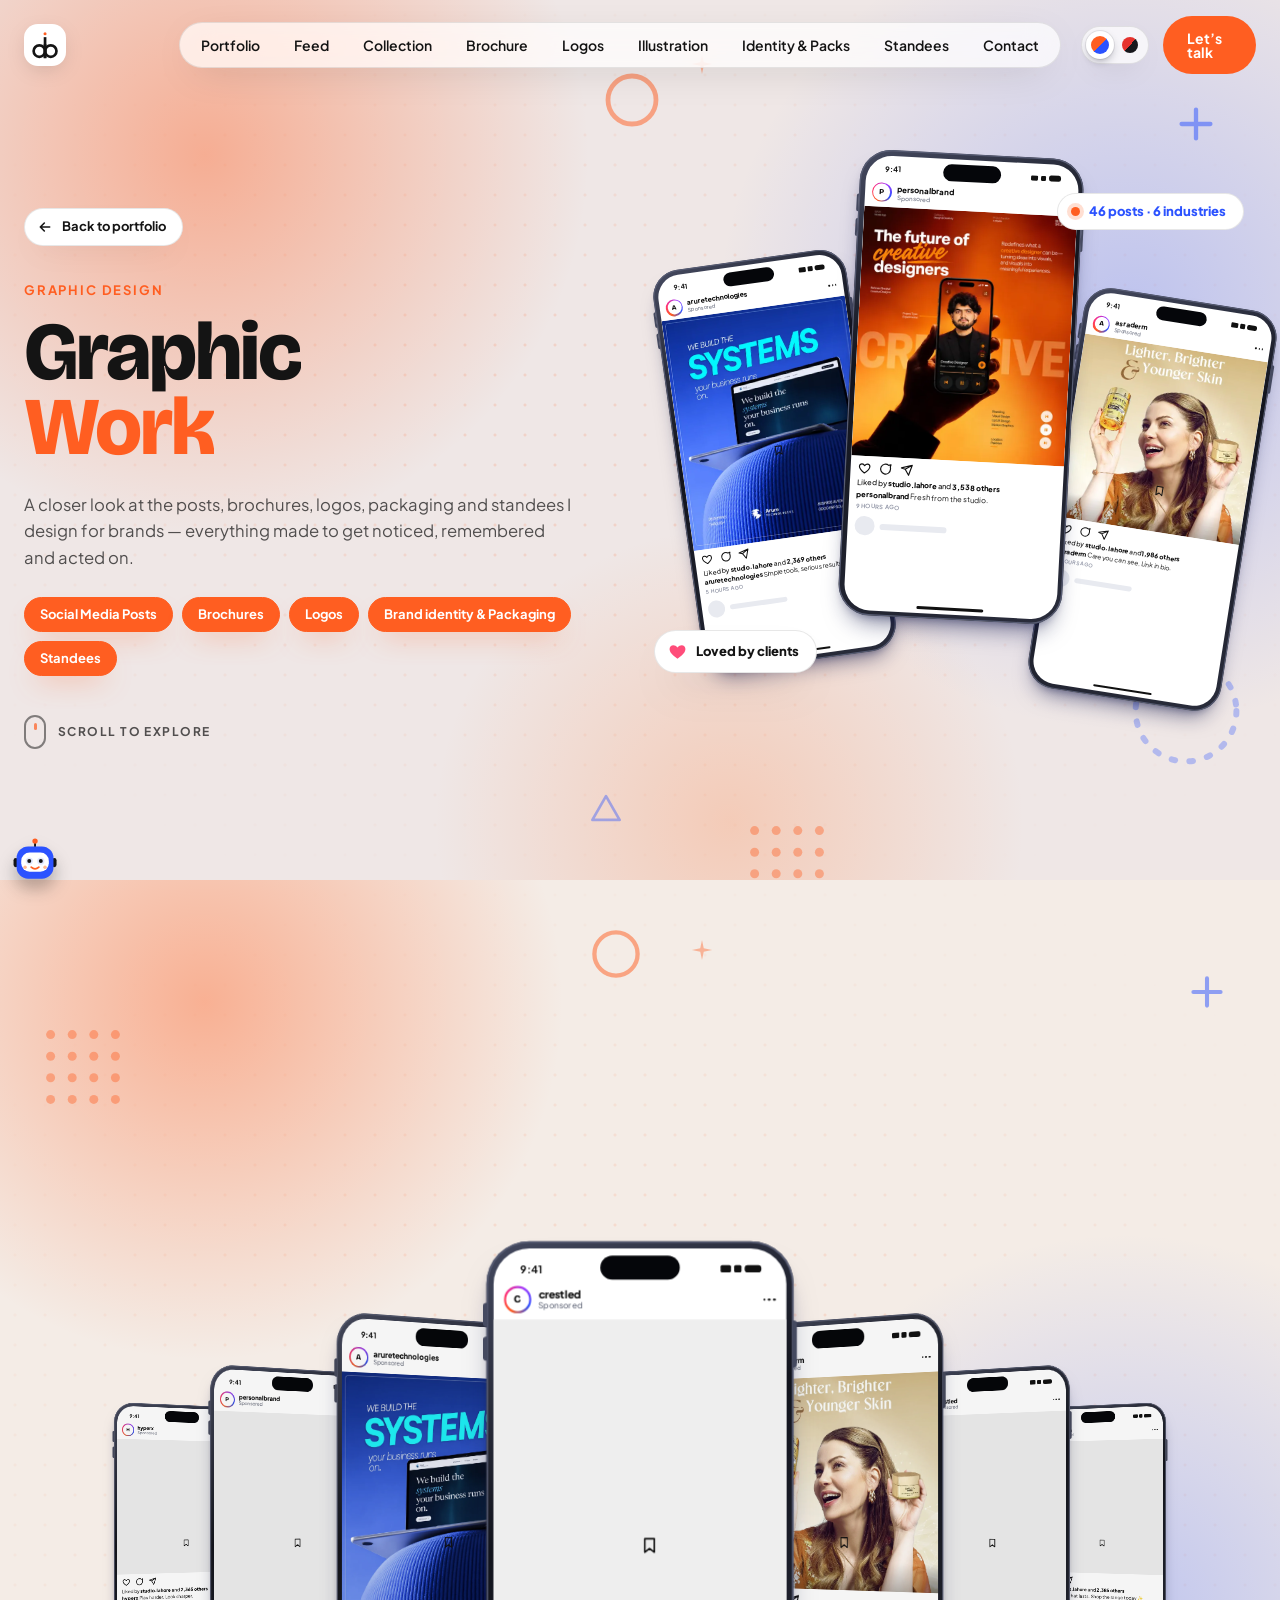
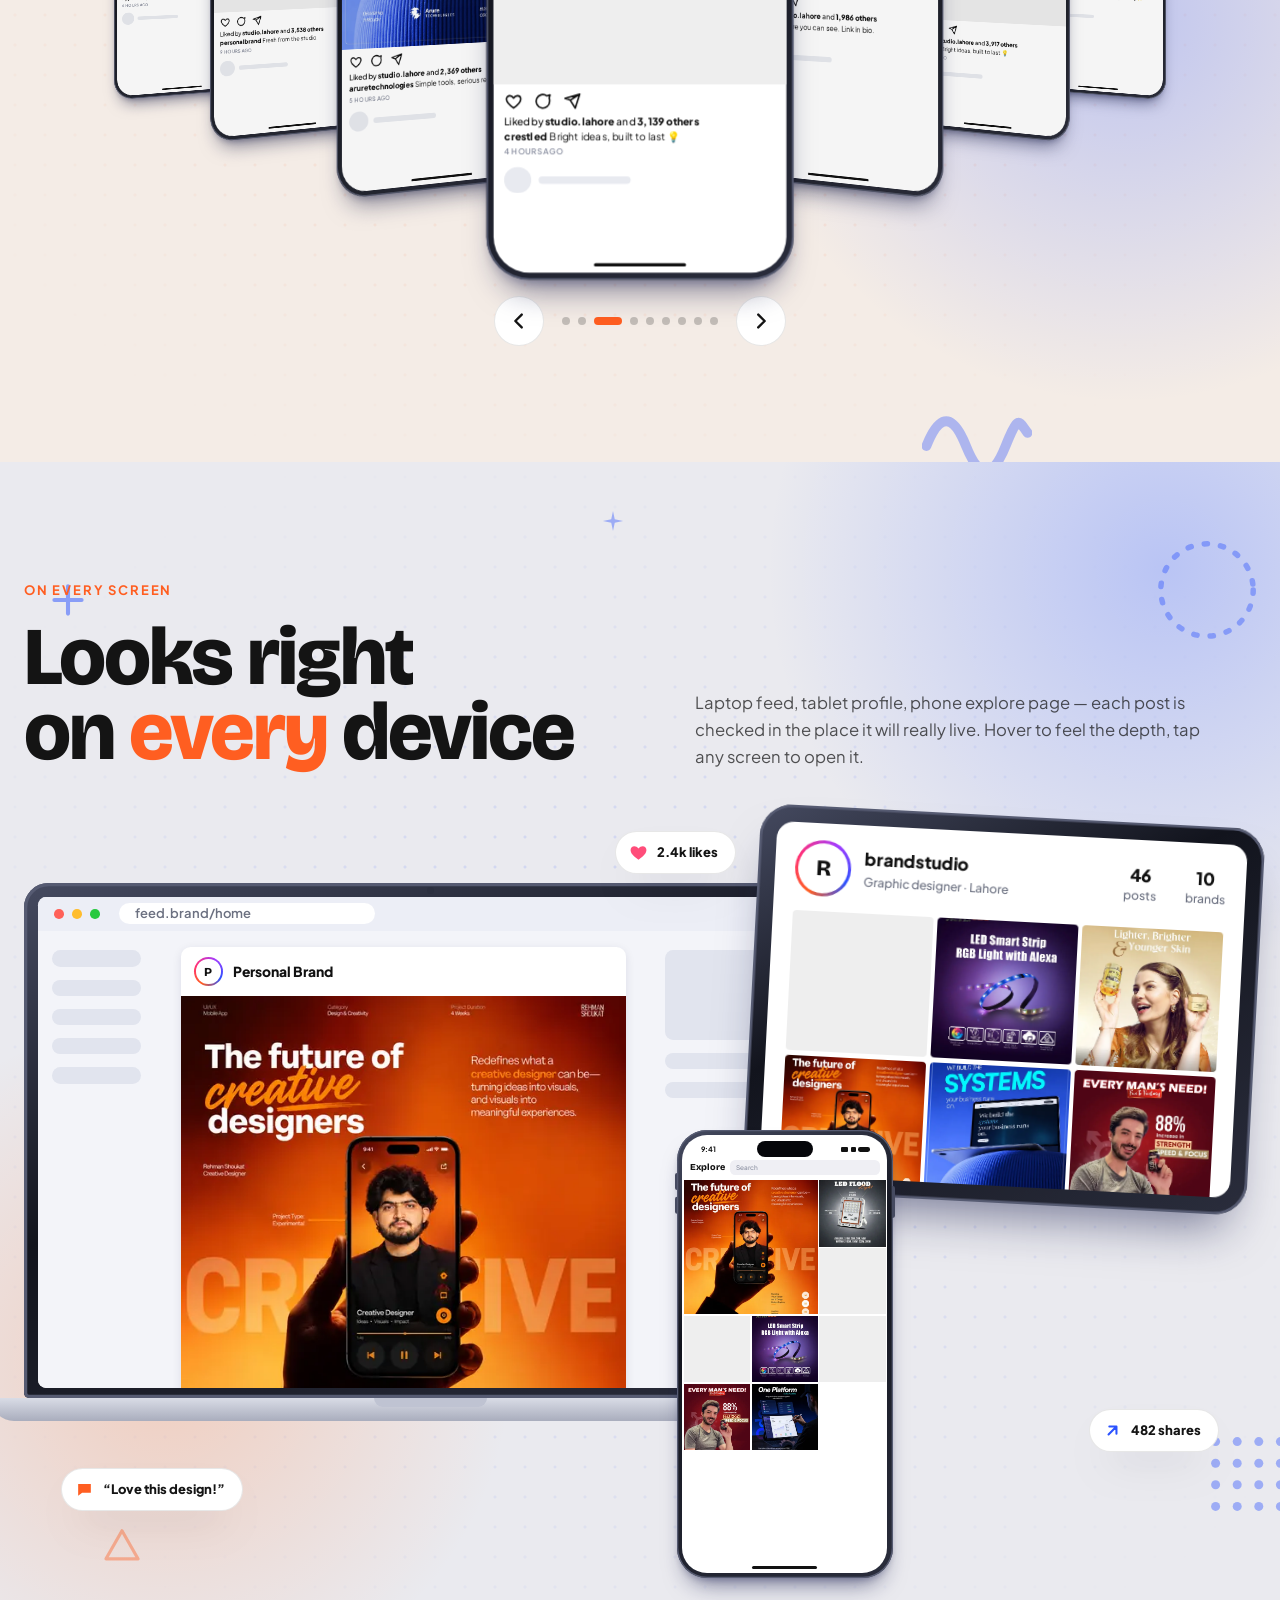
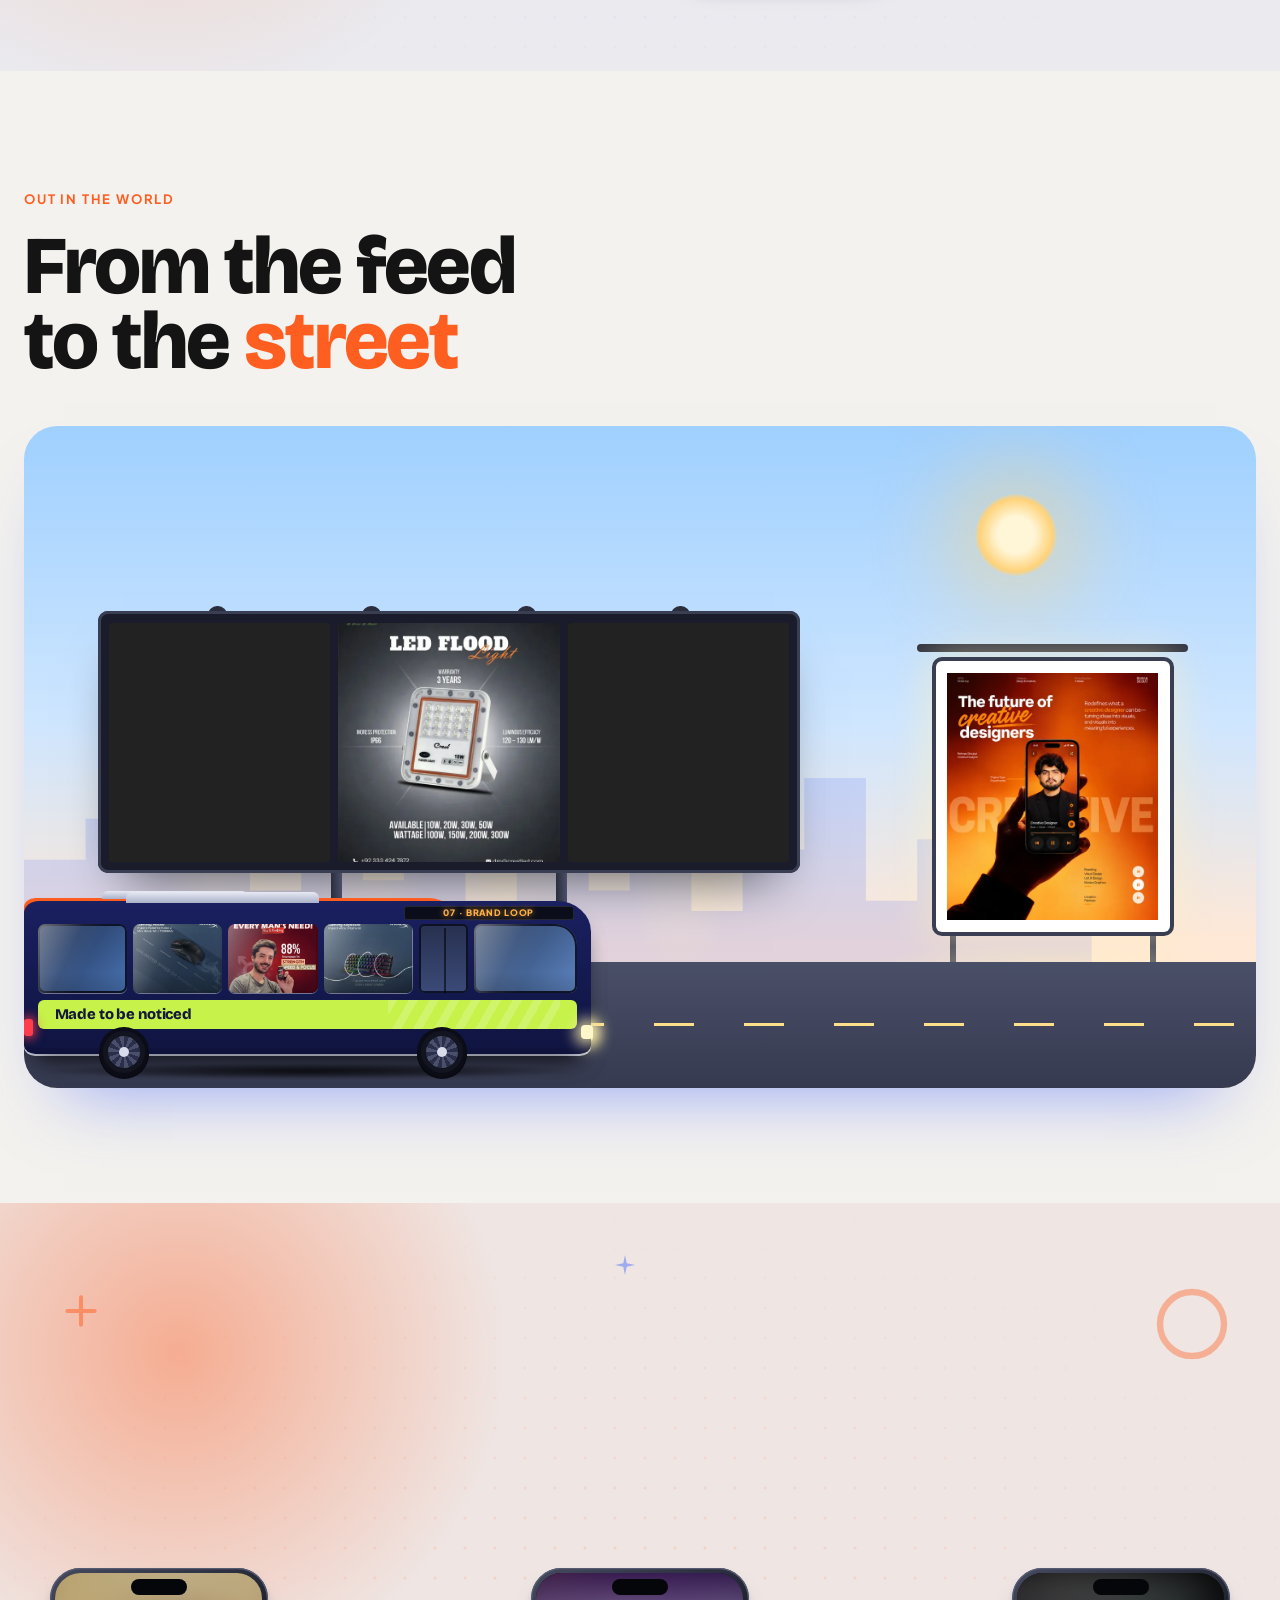
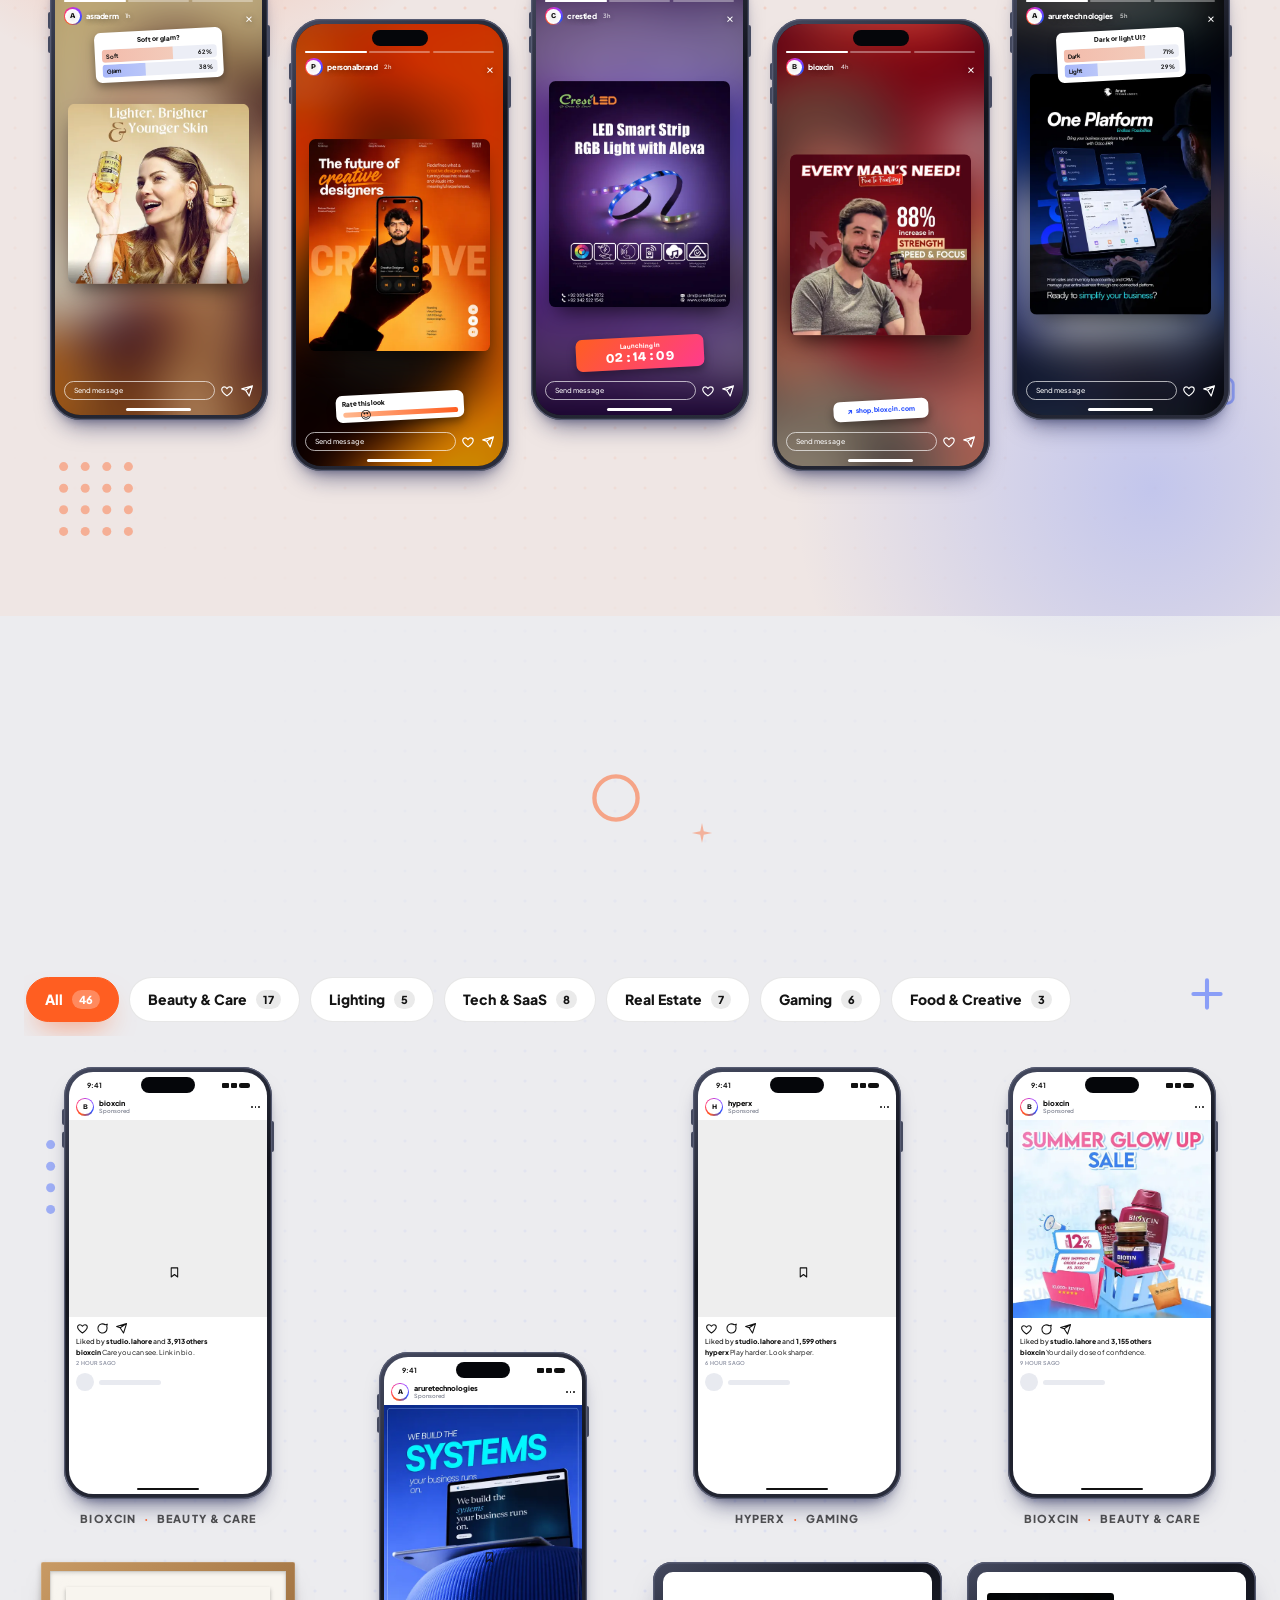
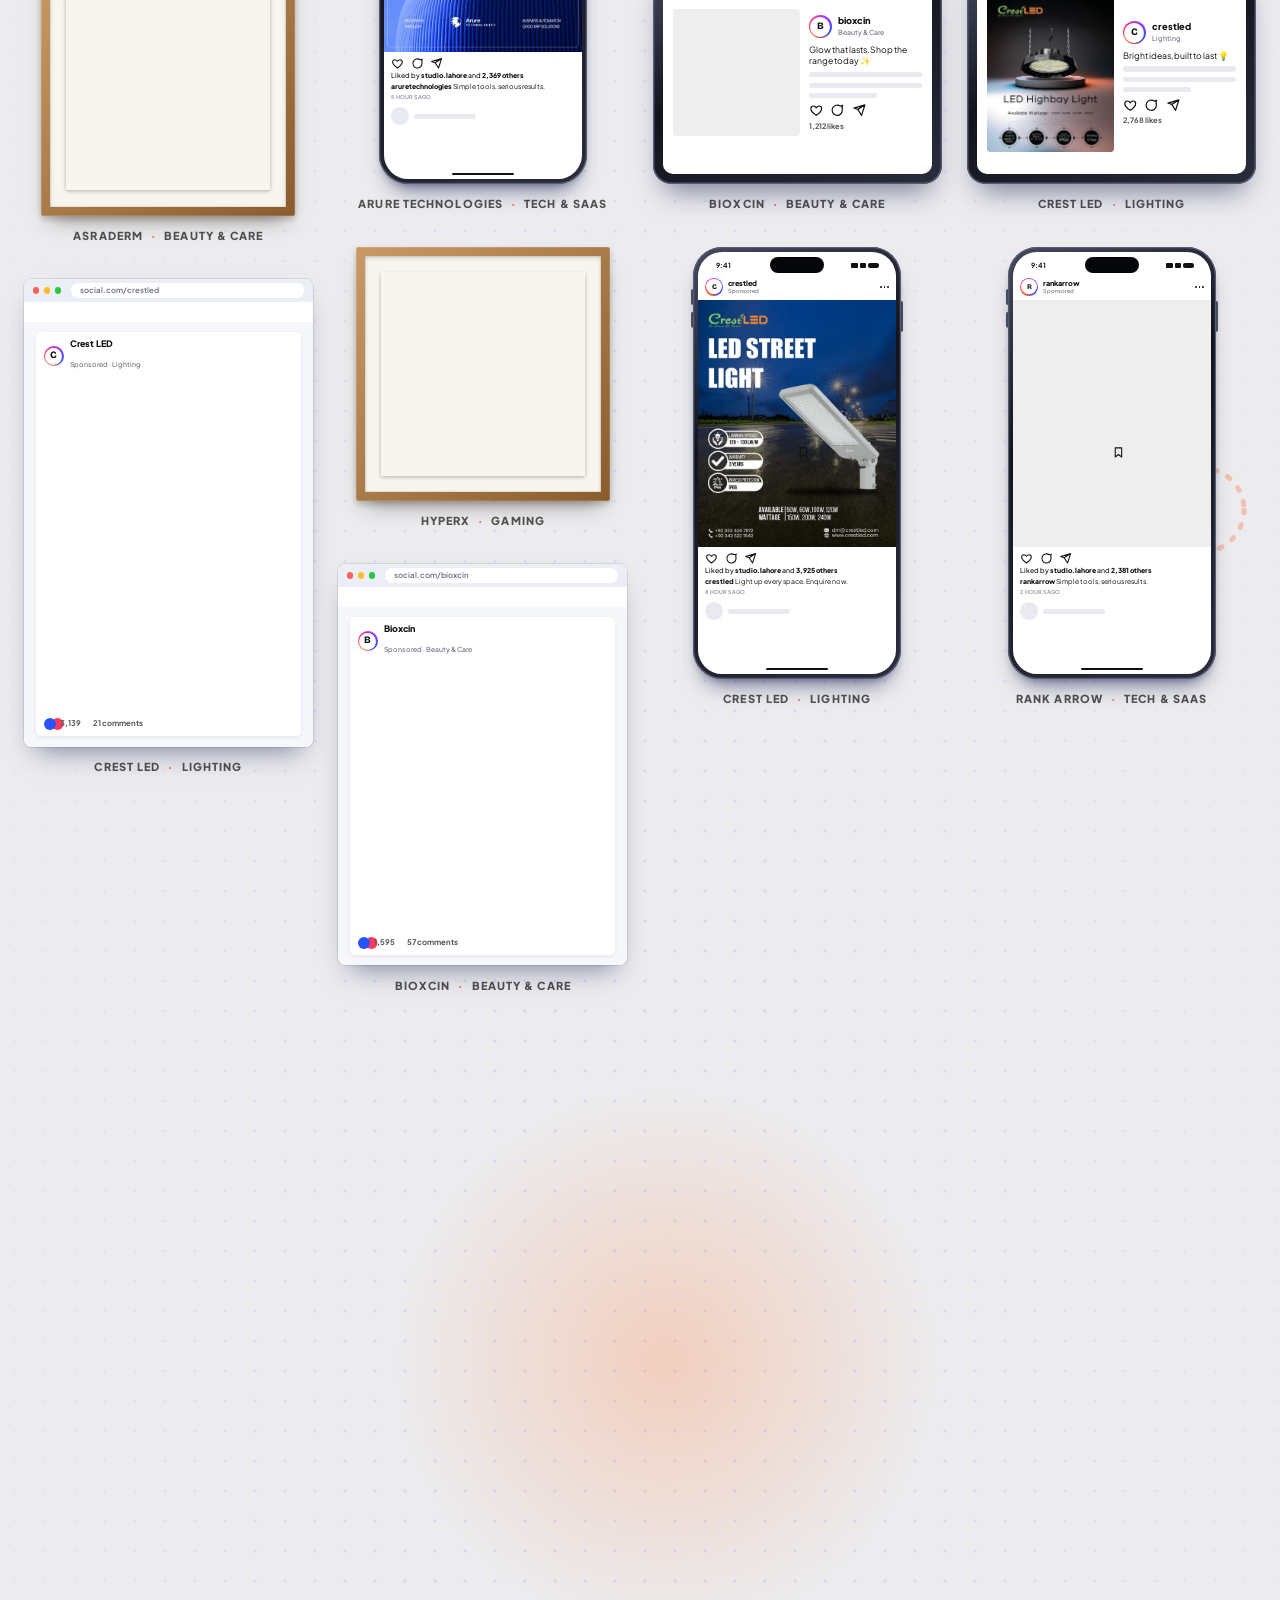
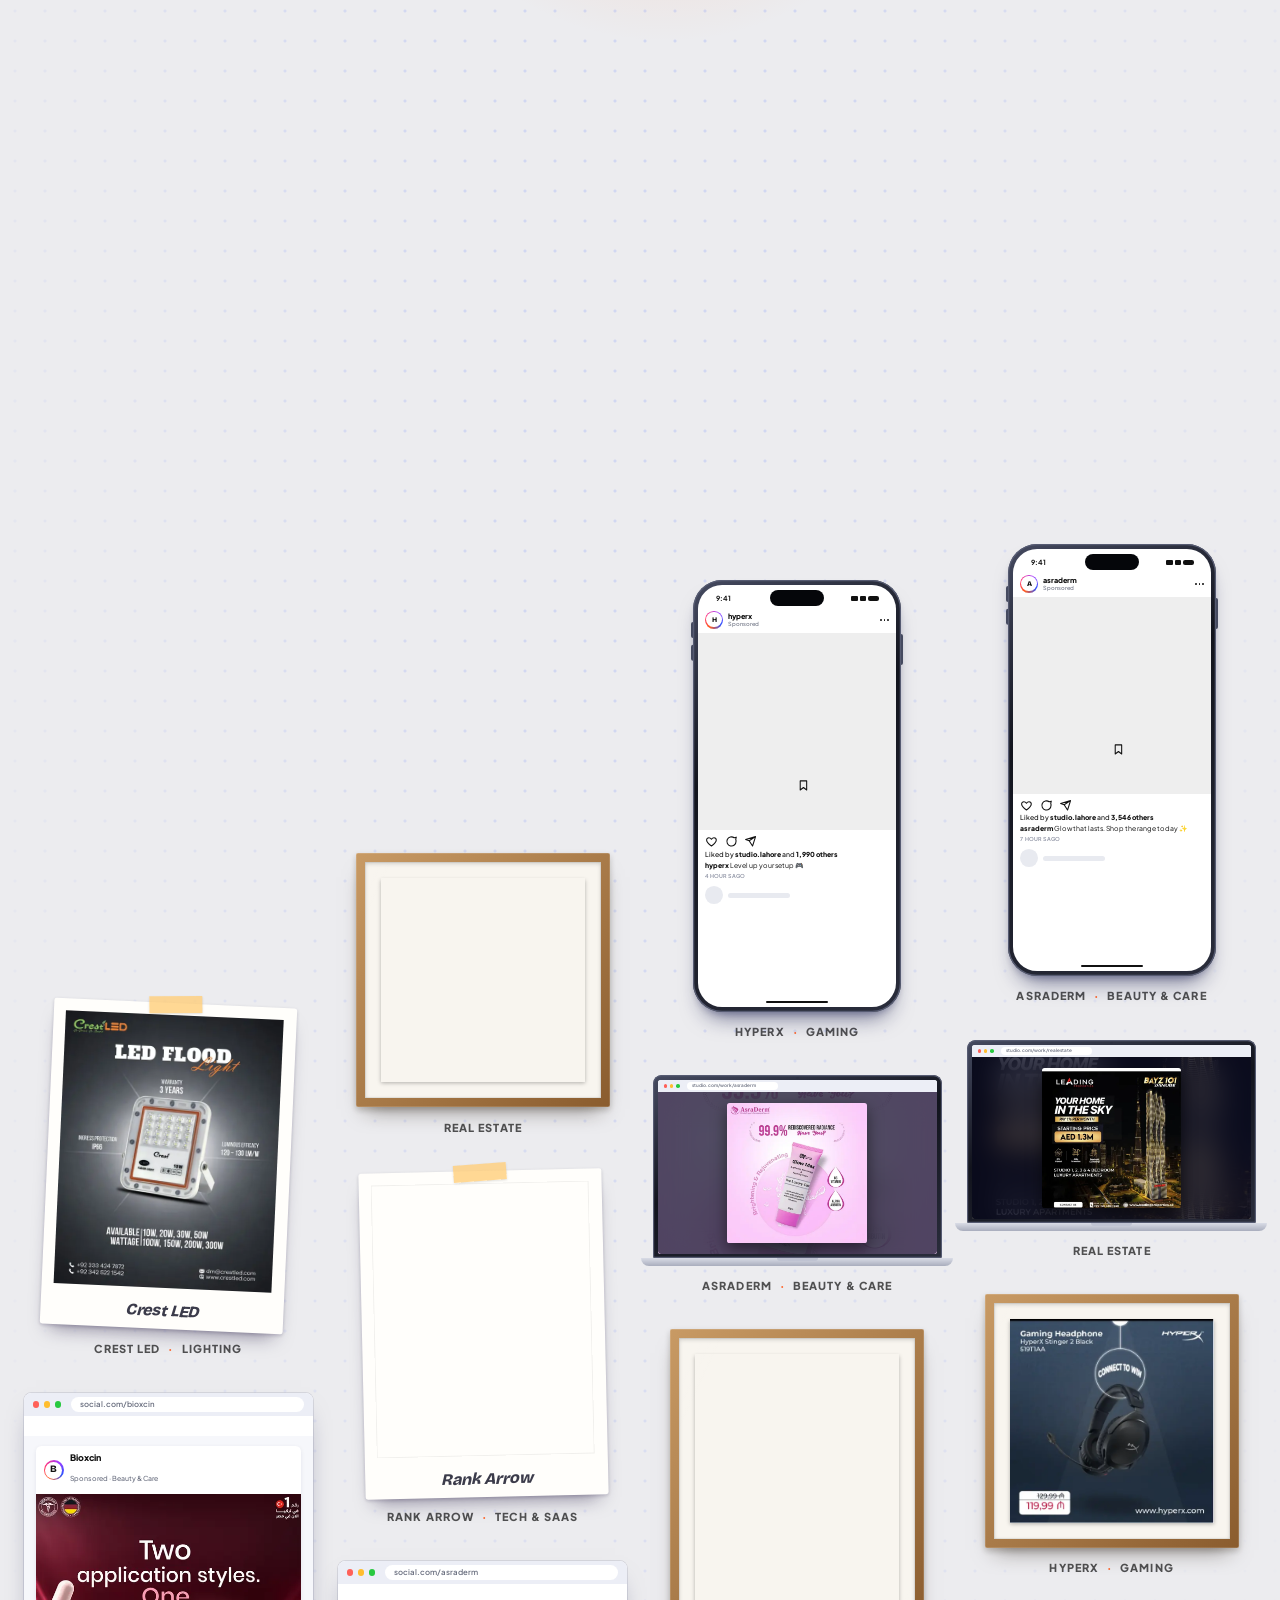
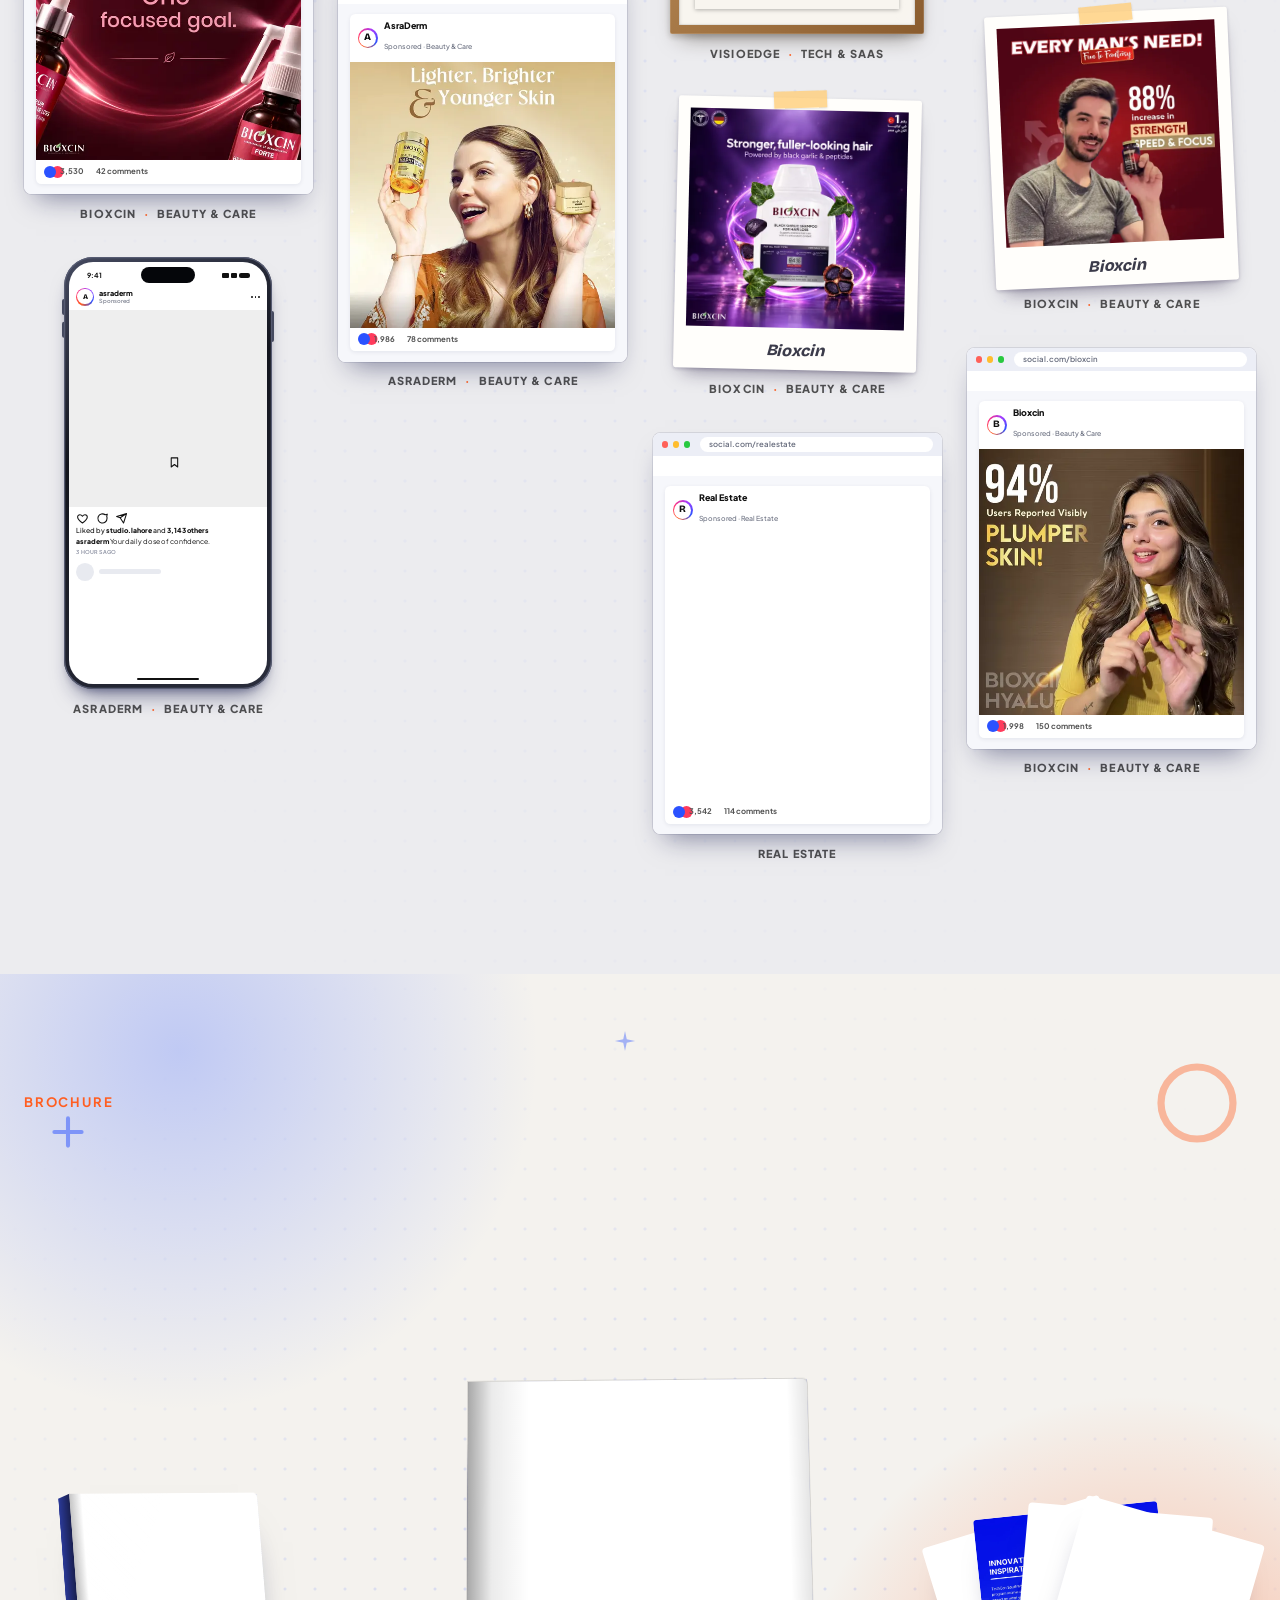
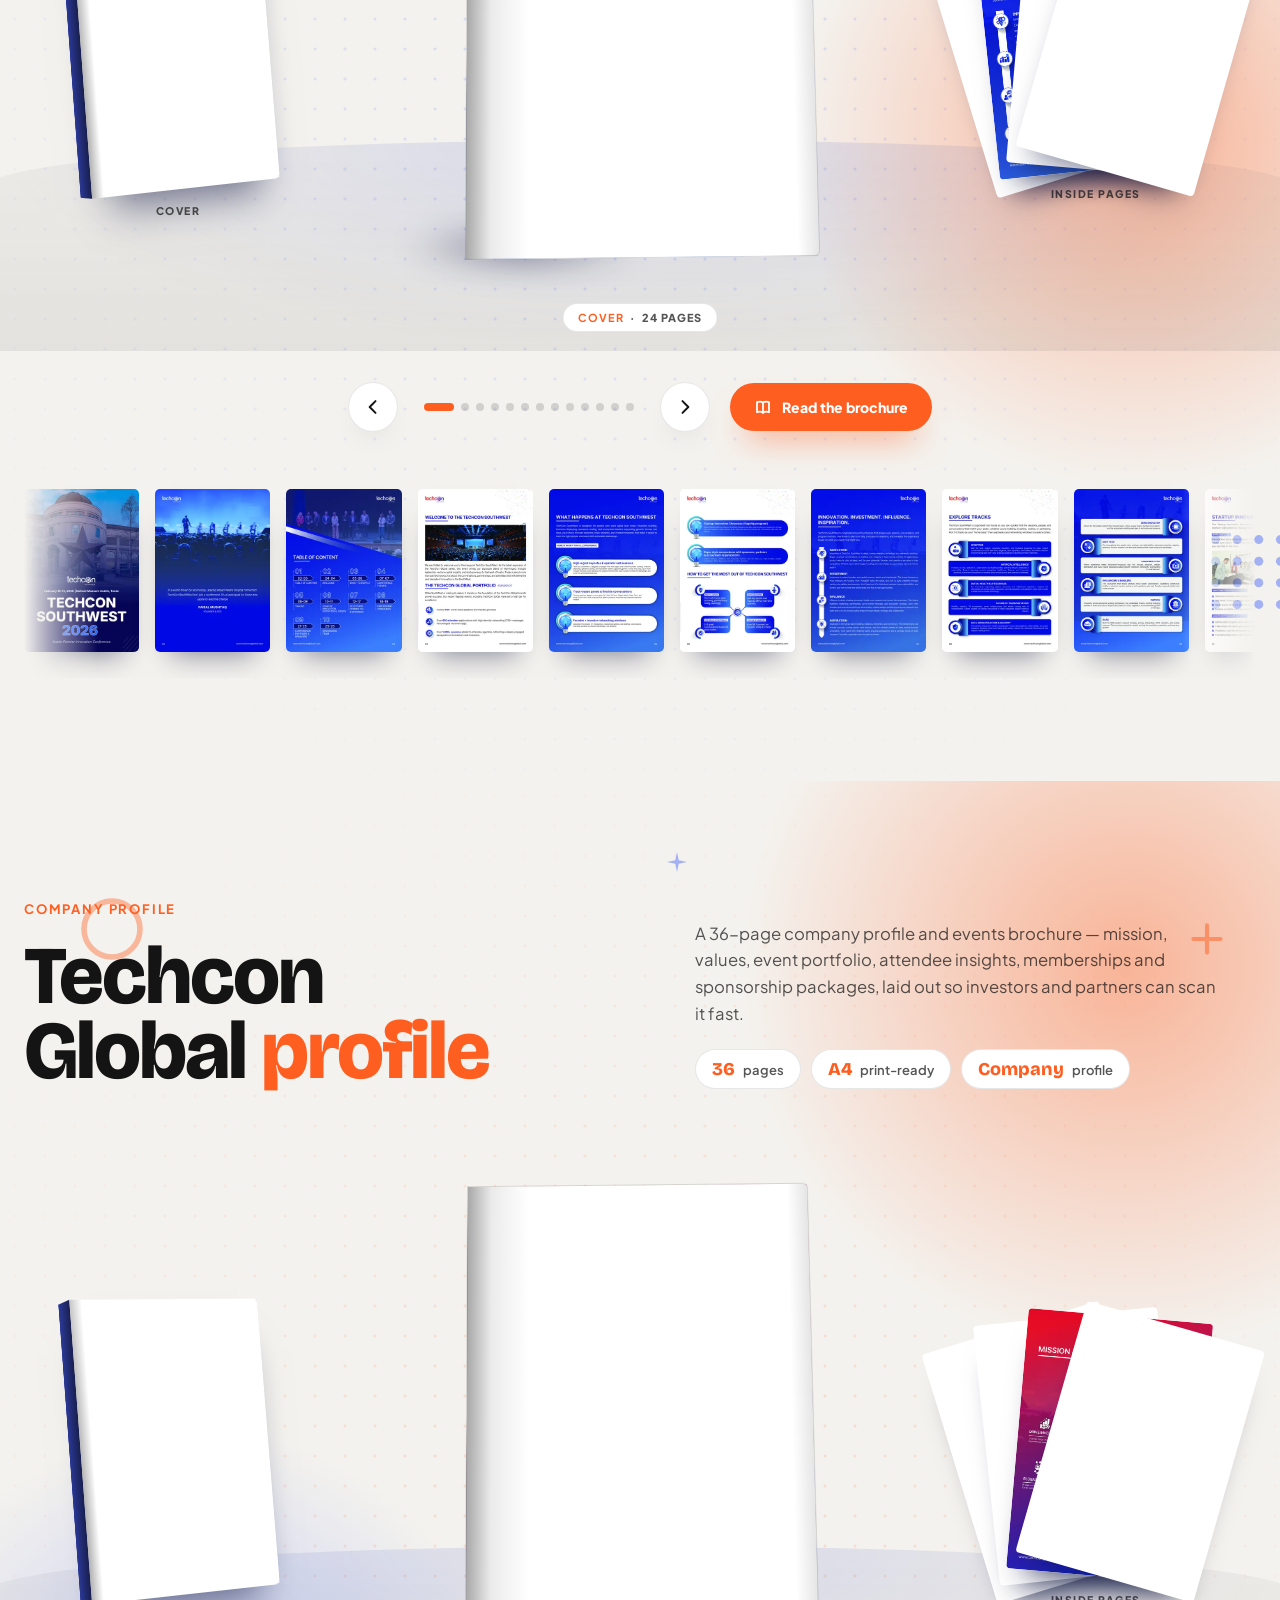
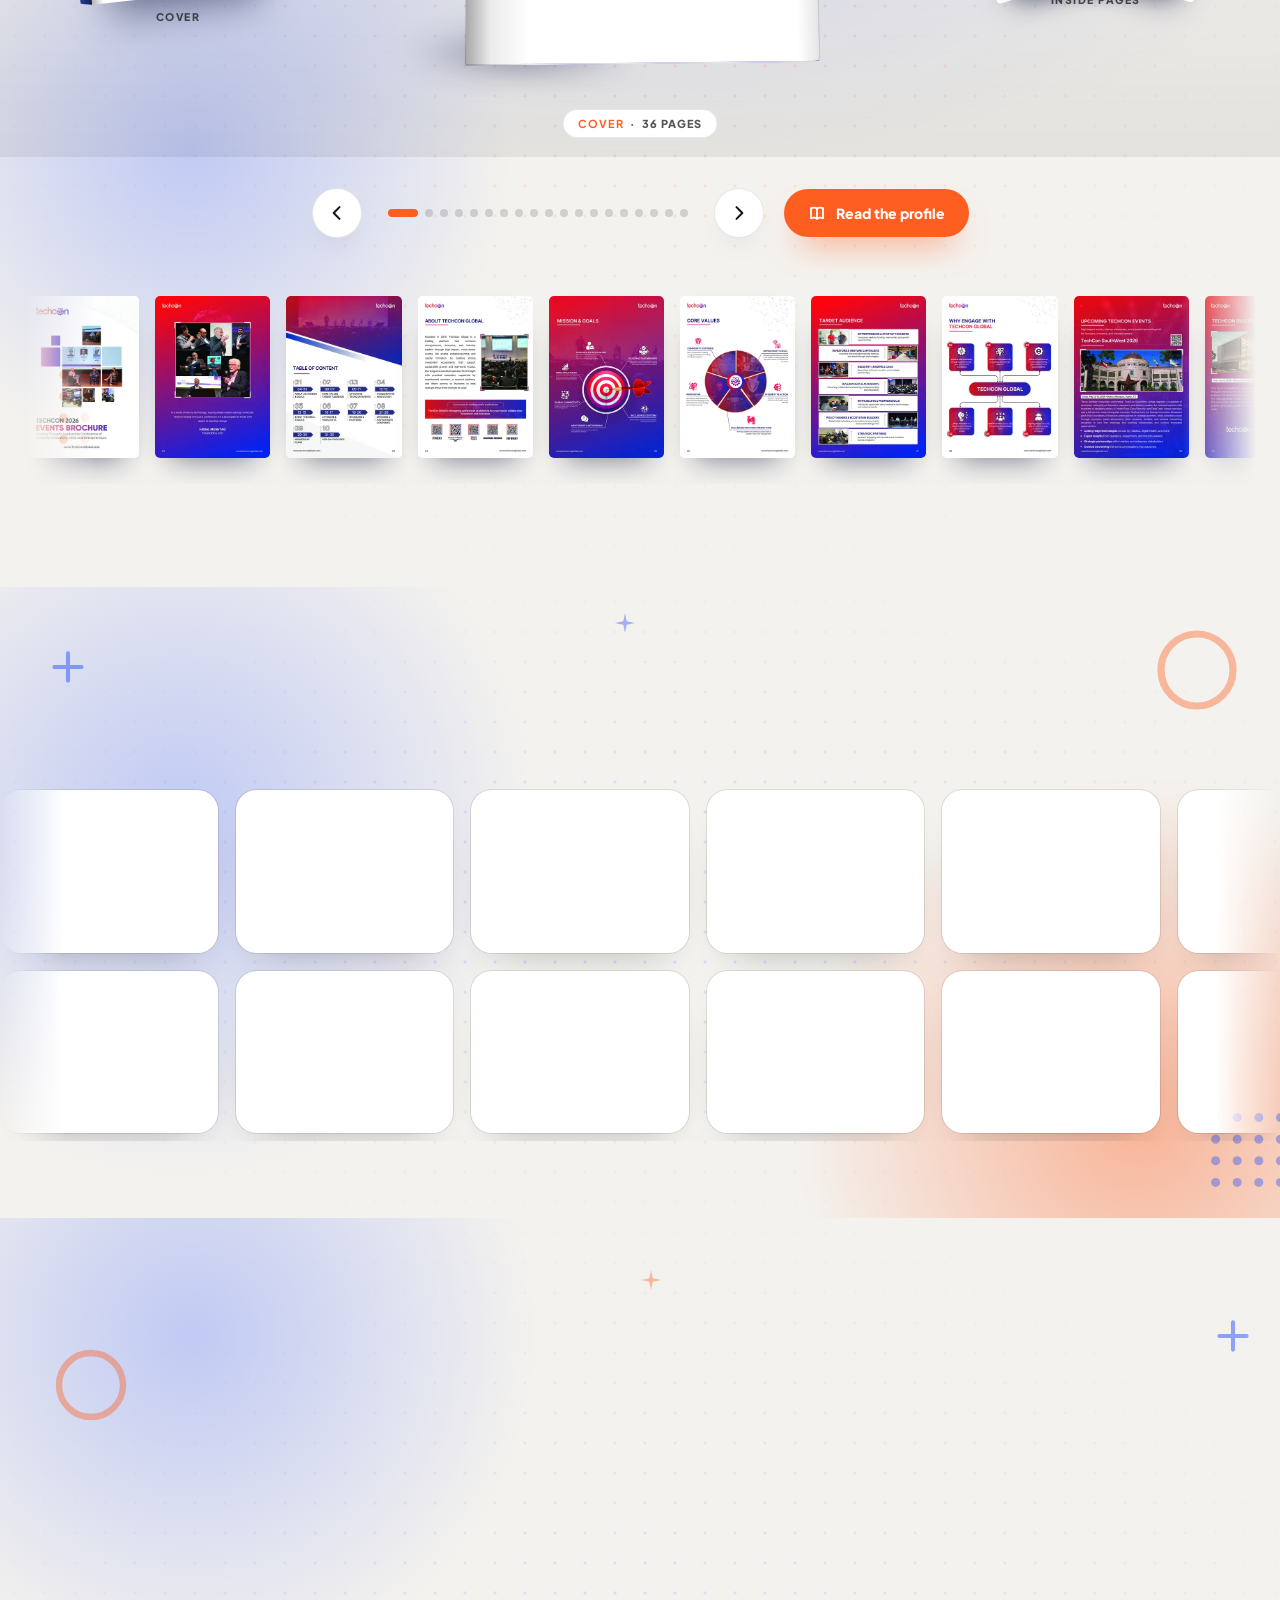
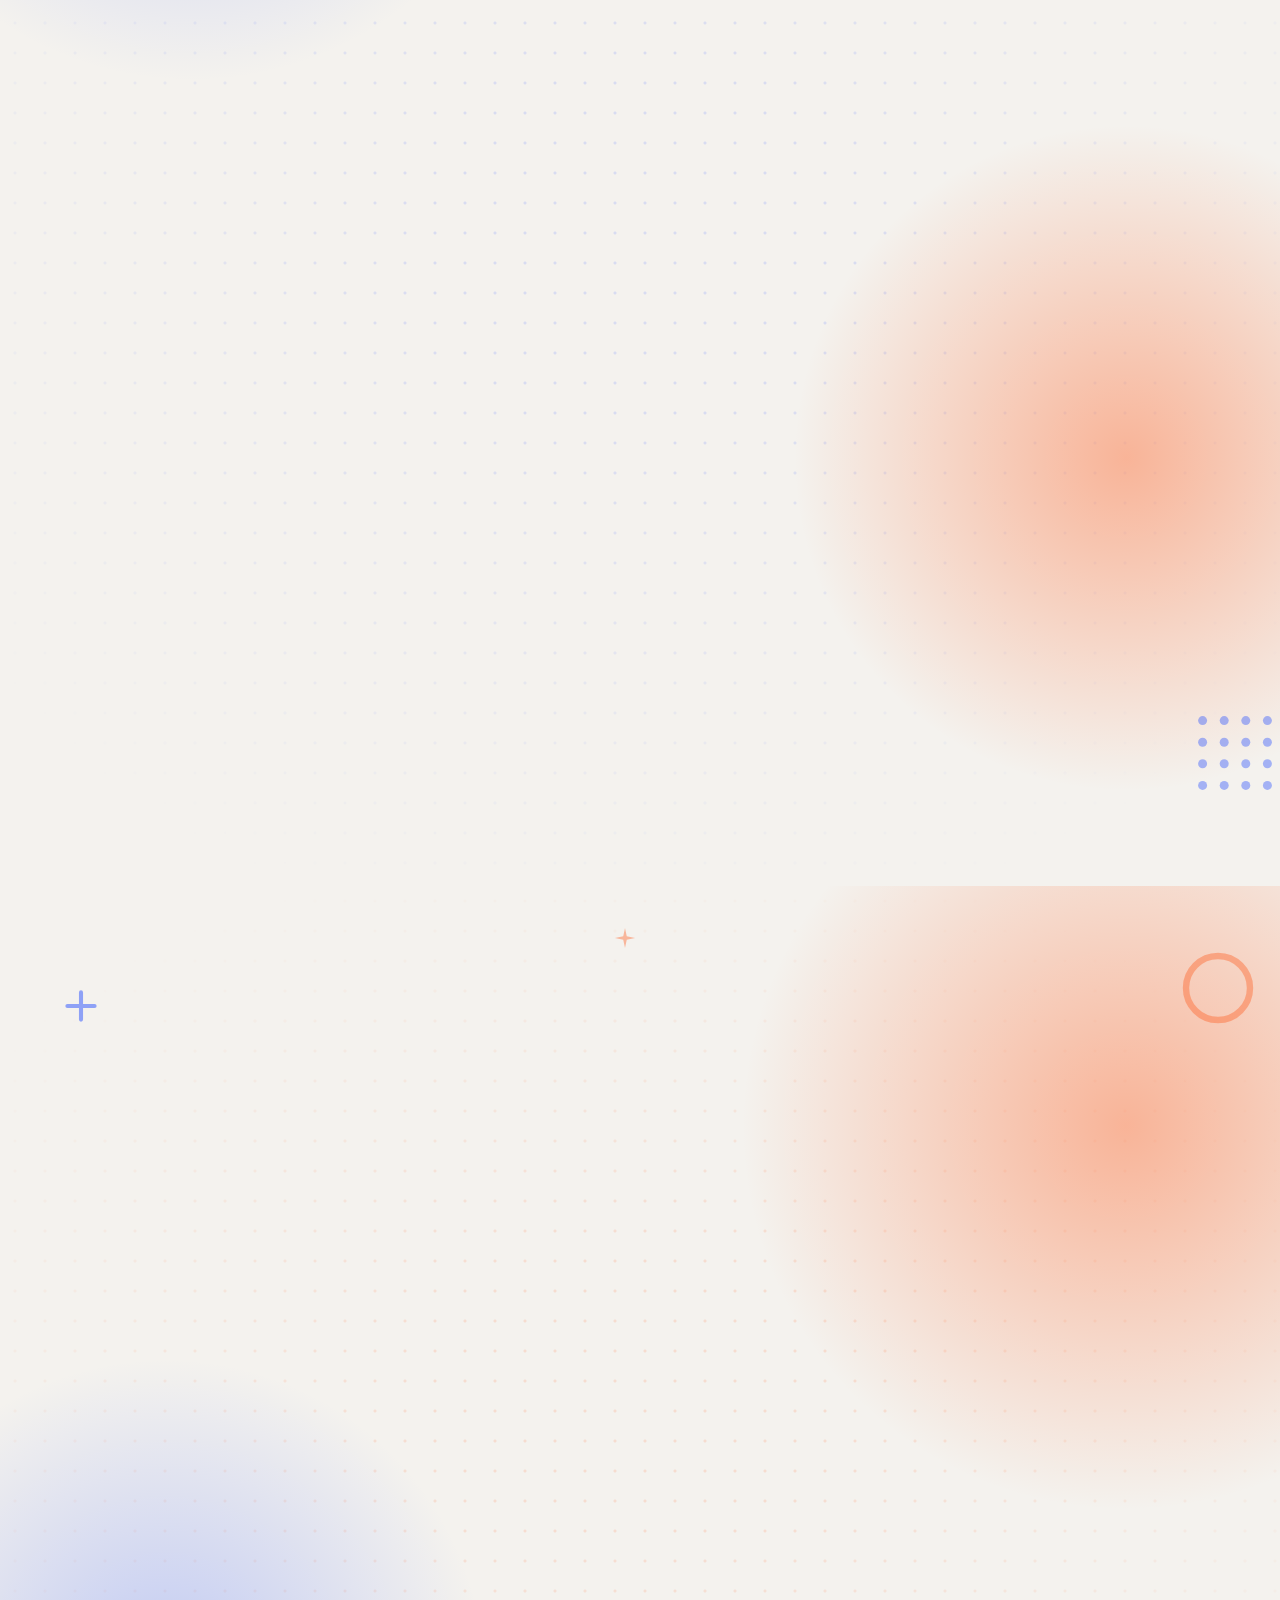
<file: graphic.html>
<!doctype html>
<html lang="en">
<head>
<meta charset="utf-8">
<meta name="viewport" content="width=device-width,initial-scale=1,viewport-fit=cover">
<title>Graphic Work — Rehman Shoukat</title>
<link rel="preconnect" href="https://fonts.googleapis.com">
<link rel="preconnect" href="https://fonts.gstatic.com" crossorigin>
<link href="https://fonts.googleapis.com/css2?family=Bricolage+Grotesque:opsz,wght@12..96,500;12..96,700;12..96,800&family=Plus+Jakarta+Sans:wght@400;500;600;700;800&display=swap" rel="stylesheet">
<link rel="stylesheet" href="css/site.css">
<script>(function(){var h=document.documentElement;h.classList.add('js','loading');try{var t=localStorage.getItem('db-scheme');if(t==='red')h.setAttribute('data-theme','red')}catch(e){}try{history.scrollRestoration='manual'}catch(e){}try{if(location.hash)history.replaceState(null,'',location.pathname+location.search);scrollTo(0,0)}catch(e){}setTimeout(function(){h.classList.add('ready');h.classList.remove('loading')},3000)})();</script>
</head>
<body class="gpage">
<svg width="0" height="0" style="position:absolute" aria-hidden="true"><defs><symbol id="t-ps" viewBox="0 0 100 100"><rect x="1" y="1" width="98" height="98" rx="22" fill="#001E36"/><rect x="5" y="5" width="90" height="90" rx="18" fill="none" stroke="#31A8FF" stroke-width="2.6"/><text x="50" y="65" text-anchor="middle" font-size="44" font-weight="800" fill="#31A8FF">Ps</text></symbol><symbol id="t-ai" viewBox="0 0 100 100"><rect x="1" y="1" width="98" height="98" rx="22" fill="#330000"/><rect x="5" y="5" width="90" height="90" rx="18" fill="none" stroke="#FF9A00" stroke-width="2.6"/><text x="50" y="65" text-anchor="middle" font-size="44" font-weight="800" fill="#FF9A00">Ai</text></symbol><symbol id="t-id" viewBox="0 0 100 100"><rect x="1" y="1" width="98" height="98" rx="22" fill="#49021F"/><rect x="5" y="5" width="90" height="90" rx="18" fill="none" stroke="#FF3366" stroke-width="2.6"/><text x="50" y="65" text-anchor="middle" font-size="44" font-weight="800" fill="#FF3366">Id</text></symbol><symbol id="t-ae" viewBox="0 0 100 100"><rect x="1" y="1" width="98" height="98" rx="22" fill="#00005B"/><rect x="5" y="5" width="90" height="90" rx="18" fill="none" stroke="#9999FF" stroke-width="2.6"/><text x="50" y="65" text-anchor="middle" font-size="44" font-weight="800" fill="#9999FF">Ae</text></symbol><symbol id="t-pr" viewBox="0 0 100 100"><rect x="1" y="1" width="98" height="98" rx="22" fill="#00005B"/><rect x="5" y="5" width="90" height="90" rx="18" fill="none" stroke="#9999FF" stroke-width="2.6"/><text x="50" y="65" text-anchor="middle" font-size="44" font-weight="800" fill="#9999FF">Pr</text></symbol><symbol id="t-lr" viewBox="0 0 100 100"><rect x="1" y="1" width="98" height="98" rx="22" fill="#001E36"/><rect x="5" y="5" width="90" height="90" rx="18" fill="none" stroke="#31A8FF" stroke-width="2.6"/><text x="50" y="65" text-anchor="middle" font-size="44" font-weight="800" fill="#31A8FF">Lr</text></symbol><symbol id="t-xd" viewBox="0 0 100 100"><rect x="1" y="1" width="98" height="98" rx="22" fill="#470137"/><rect x="5" y="5" width="90" height="90" rx="18" fill="none" stroke="#FF61F6" stroke-width="2.6"/><text x="50" y="65" text-anchor="middle" font-size="44" font-weight="800" fill="#FF61F6">Xd</text></symbol><symbol id="t-au" viewBox="0 0 100 100"><rect x="1" y="1" width="98" height="98" rx="22" fill="#00241E"/><rect x="5" y="5" width="90" height="90" rx="18" fill="none" stroke="#00E4BB" stroke-width="2.6"/><text x="50" y="65" text-anchor="middle" font-size="44" font-weight="800" fill="#00E4BB">Au</text></symbol><symbol id="t-ac" viewBox="0 0 100 100"><rect x="1" y="1" width="98" height="98" rx="22" fill="#2B0000"/><rect x="5" y="5" width="90" height="90" rx="18" fill="none" stroke="#FF4B3E" stroke-width="2.6"/><text x="50" y="65" text-anchor="middle" font-size="44" font-weight="800" fill="#FF4B3E">Ac</text></symbol><symbol id="t-dn" viewBox="0 0 100 100"><rect x="1" y="1" width="98" height="98" rx="22" fill="#001E36"/><rect x="5" y="5" width="90" height="90" rx="18" fill="none" stroke="#57D3FF" stroke-width="2.6"/><text x="50" y="65" text-anchor="middle" font-size="44" font-weight="800" fill="#57D3FF">Dn</text></symbol><symbol id="t-me" viewBox="0 0 100 100"><rect x="1" y="1" width="98" height="98" rx="22" fill="#00005B"/><rect x="5" y="5" width="90" height="90" rx="18" fill="none" stroke="#9999FF" stroke-width="2.6"/><text x="50" y="65" text-anchor="middle" font-size="44" font-weight="800" fill="#9999FF">Me</text></symbol><symbol id="t-figma" viewBox="0 0 100 100"><rect x="1" y="1" width="98" height="98" rx="22" fill="#1E1E1E"/><g transform="translate(30.5 20.5) scale(1.0)"><path d="M19 0H9.5C4.25 0 0 4.25 0 9.5S4.25 19 9.5 19H19V0z" fill="#F24E1E"/><path d="M19 0h9.5C33.75 0 38 4.25 38 9.5S33.75 19 28.5 19H19V0z" fill="#FF7262"/><path d="M19 19H9.5C4.25 19 0 23.25 0 28.5S4.25 38 9.5 38H19V19z" fill="#A259FF"/><circle cx="28.5" cy="28.5" r="9.5" fill="#1ABCFE"/><path d="M19 38H9.5C4.25 38 0 42.25 0 47.5S4.25 57 9.5 57 19 52.75 19 47.5V38z" fill="#0ACF83"/></g></symbol><symbol id="t-sketch" viewBox="0 0 100 100"><rect x="1" y="1" width="98" height="98" rx="22" fill="#FFF6E3"/><path d="M32 24h36l20 20-38 42L12 44z" fill="#FDB300"/><path d="M32 24h36l-9 20H41z" fill="#FDD231"/><path d="M12 44h29l9 42zM88 44H59l-9 42z" fill="#EA6C00"/><path d="M41 44h18L50 86z" fill="#FDAD00"/></symbol><symbol id="t-framer" viewBox="0 0 100 100"><rect x="1" y="1" width="98" height="98" rx="22" fill="#0A0A0A"/><path d="M29 20h42v23H50z" fill="#fff"/><path d="M29 43h21l21 22H29z" fill="#fff" opacity=".9"/><path d="M29 65h21v22z" fill="#fff"/></symbol><symbol id="t-webflow" viewBox="0 0 100 100"><rect x="1" y="1" width="98" height="98" rx="22" fill="#146EF5"/><text x="50" y="67" text-anchor="middle" font-size="52" font-weight="800" fill="#fff">W</text></symbol><symbol id="t-canva" viewBox="0 0 100 100"><defs><linearGradient id="cvg" x1="0" y1="1" x2="1" y2="0"><stop offset="0" stop-color="#00C4CC"/><stop offset="1" stop-color="#7D2AE8"/></linearGradient></defs><rect x="1" y="1" width="98" height="98" rx="22" fill="url(#cvg)"/><text x="50" y="66" text-anchor="middle" font-size="46" font-weight="800" font-style="italic" fill="#fff">Ca</text></symbol><symbol id="t-corel" viewBox="0 0 100 100"><rect x="1" y="1" width="98" height="98" rx="22" fill="#0E3B1F"/><circle cx="50" cy="50" r="30" fill="#6BC04B"/><path d="M34 52c8-20 24-22 32-8-10-2-18 2-22 12-4-2-8-3-10-4z" fill="#0E3B1F"/></symbol><symbol id="t-blender" viewBox="0 0 100 100"><rect x="1" y="1" width="98" height="98" rx="22" fill="#1B2A3A"/><path d="M22 52l24-16" stroke="#EA7600" stroke-width="11" stroke-linecap="round"/><circle cx="56" cy="58" r="25" fill="#EA7600"/><circle cx="56" cy="58" r="14" fill="#fff"/><circle cx="56" cy="58" r="8" fill="#265787"/></symbol><symbol id="t-davinci" viewBox="0 0 100 100"><rect x="1" y="1" width="98" height="98" rx="22" fill="#1A1A1A"/><g><circle cx="50" cy="29" r="12" fill="#E2584B"/><circle cx="71" cy="44" r="12" fill="#F5A623"/><circle cx="63" cy="69" r="12" fill="#5DBB63"/><circle cx="37" cy="69" r="12" fill="#3FA9F5"/><circle cx="29" cy="44" r="12" fill="#9B6BDF"/></g><circle cx="50" cy="52" r="9" fill="#1A1A1A"/></symbol><symbol id="t-capcut" viewBox="0 0 100 100"><rect x="1" y="1" width="98" height="98" rx="22" fill="#000"/><path d="M28 38l22-14 22 14M28 62l22 14 22-14" stroke="#fff" stroke-width="9" fill="none" stroke-linecap="round" stroke-linejoin="round"/></symbol></defs></svg>
<div class="cur" id="cur"><span id="curTxt"></span></div>
<div class="progress" id="prog"></div>
<header class="hdr" id="hdr">
  <a class="brand" href="index.html" id="brand" aria-label="Home" data-cursor="Home">
    <span class="brand-mark" id="brandMark"><svg class="dbm hdr-logo" viewBox="225 215 1475 1495" aria-hidden="true"><g class="l-d"><circle class="l-ring l-r1" cx="641" cy="1299" r="324" pathLength="1"/><rect class="l-stem l-sd" x="889" y="899" width="153" height="800"/></g><g class="l-b"><circle class="l-ring l-r2" cx="1290" cy="1299" r="324" pathLength="1"/><rect class="l-stem l-sb" x="889" y="508" width="153" height="1191"/></g><circle class="l-dot" cx="965" cy="317" r="86"/></svg></span>
  </a>
  <nav class="pill" id="pill" aria-label="Primary">
    <span class="pill-ind" id="pillInd"></span><a href="index.html">Portfolio</a><a href="#feed" data-link>Feed</a><a href="#collection" data-link>Collection</a><a href="#bro1" data-link>Brochure</a><a href="#logos" data-link>Logos</a><a href="#illus" data-link>Illustration</a><a href="#ident" data-link>Identity & Packs</a><a href="#standees" data-link>Standees</a><a href="#contact" data-link>Contact</a></nav>
  <div class="hdr-r">
    <button class="theme" id="theme" type="button" aria-label="Switch colour scheme (orange &amp; blue / red &amp; black)" data-cursor="Theme">
      <span class="th-track"><i class="th-a"></i><i class="th-b"></i><i class="th-knob"></i></span>
    </button>
    <a class="btn btn-o hdr-cta" href="#contact" data-mag data-cursor="Hello"><span>Let’s talk</span><svg viewBox="0 0 24 24"><path d="M7 17 17 7M8 7h9v9" fill="none" stroke="currentColor" stroke-width="2.2" stroke-linecap="round" stroke-linejoin="round"/></svg></a>
    <button class="burger" id="burger" type="button" aria-label="Menu" aria-expanded="false"><i></i><i></i></button>
  </div>
</header>
<div class="mnav" id="mnav">
  <div class="mnav-in"><a href="index.html" style="--i:0"><em>01</em>Portfolio</a><a href="#feed" data-link style="--i:1"><em>02</em>Feed</a><a href="#collection" data-link style="--i:2"><em>03</em>Collection</a><a href="#bro1" data-link style="--i:3"><em>04</em>Brochure</a><a href="#logos" data-link style="--i:4"><em>05</em>Logos</a><a href="#illus" data-link style="--i:5"><em>06</em>Illustration</a><a href="#ident" data-link style="--i:6"><em>07</em>Identity & Packs</a><a href="#standees" data-link style="--i:7"><em>08</em>Standees</a><a href="#contact" data-link style="--i:8"><em>09</em>Contact</a></div>
  <div class="mnav-foot"><a href="mailto:rehmanshoukat2006@gmail.com">rehmanshoukat2006@gmail.com</a><span><a href="https://www.behance.net/rehmanshoukat1" target="_blank" rel="noopener">Behance</a> · <a href="https://www.linkedin.com/in/rehman-shoukat/" target="_blank" rel="noopener">LinkedIn</a> · <a href="https://www.linkedin.com/in/rehman-shoukat/" target="_blank" rel="noopener">Instagram</a></span></div>
</div>


<div class="gp-wipe" aria-hidden="true"></div>

<main id="top">
<!-- ============ PAGE HERO ============ -->
<section class="gph" id="hero">
  <div class="bgx bgx-warm" aria-hidden="true"><i class="gl gl-no " style="left:-14%;top:-26%;width:60%"></i><i class="gl gl-nb " style="left:56%;top:-10%;width:64%"></i><i class="gl gl-np " style="left:34%;top:60%;width:46%"></i><svg class="s c-o a-spin" viewBox="0 0 100 100" style="left:47%;top:8%;width:60px;animation-delay:-0s;--o:0.5"><circle cx="50" cy="50" r="40" fill="none" stroke="currentColor" stroke-width="8"/></svg><svg class="s c-b a-rspin" viewBox="0 0 100 100" style="left:92%;top:12%;width:36px;animation-delay:-1s;--o:0.5"><path d="M50 10v80M10 50h80" stroke="currentColor" stroke-width="12" stroke-linecap="round"/></svg><svg class="s c-o a-tw" viewBox="0 0 100 100" style="left:54%;top:6%;width:22px;animation-delay:-1s"><path d="M50 4 58 42 96 50 58 58 50 96 42 58 4 50 42 42z" fill="currentColor"/></svg><svg class="s c-o a-none" viewBox="0 0 100 100" style="left:58%;top:93%;width:90px;animation-delay:-0s;--o:0.4"><g fill="currentColor"><circle cx="14" cy="14" r="5"/><circle cx="14" cy="38" r="5"/><circle cx="14" cy="62" r="5"/><circle cx="14" cy="86" r="5"/><circle cx="38" cy="14" r="5"/><circle cx="38" cy="38" r="5"/><circle cx="38" cy="62" r="5"/><circle cx="38" cy="86" r="5"/><circle cx="62" cy="14" r="5"/><circle cx="62" cy="38" r="5"/><circle cx="62" cy="62" r="5"/><circle cx="62" cy="86" r="5"/><circle cx="86" cy="14" r="5"/><circle cx="86" cy="38" r="5"/><circle cx="86" cy="62" r="5"/><circle cx="86" cy="86" r="5"/></g></svg><svg class="s c-b a-spin" viewBox="0 0 100 100" style="left:88%;top:74%;width:120px;animation-delay:-4s;--o:0.3"><circle cx="50" cy="50" r="42" fill="none" stroke="currentColor" stroke-width="5" stroke-dasharray="3 12" stroke-linecap="round"/></svg><svg class="s c-b a-bob" viewBox="0 0 100 100" style="left:46%;top:90%;width:34px;animation-delay:-2s;--o:0.4"><path d="M50 12 90 82H10z" fill="none" stroke="currentColor" stroke-width="8" stroke-linejoin="round"/></svg></div>
  <div class="wrap gph-in">
    <div class="gph-copy">
      <a class="gph-back" href="index.html" data-cursor="Back"><svg viewBox="0 0 24 24"><path d="M19 12H5M11 6l-6 6 6 6" fill="none" stroke="currentColor" stroke-width="2.4" stroke-linecap="round" stroke-linejoin="round"/></svg>Back to portfolio</a>
      <p class="eyebrow or" data-reveal>Graphic Design</p>
      <h1 class="h2 xl gph-h" data-split>Graphic<br><em>Work</em></h1>
      <p class="gp-p" data-reveal>A closer look at the posts, brochures, logos, packaging and standees I design for brands — everything made to get noticed, remembered and acted on.</p>
      <ul class="gph-cats" data-reveal>
        <li><a class="live" href="#social" data-cursor="View"><span>Social Media Posts</span></a></li>
        <li><a class="live" href="#bro1" data-cursor="View"><span>Brochures</span></a></li>
        <li><a class="live" href="#logos" data-cursor="View"><span>Logos</span></a></li>
        <li><a class="live" href="#ident" data-cursor="View"><span>Brand identity &amp; Packaging</span></a></li>
        <li><a class="live" href="#standees" data-cursor="View"><span>Standees</span></a></li>
      </ul>
      <a class="gph-scroll" href="#social" data-cursor="Scroll"><span><i></i></span>Scroll to explore</a>
    </div>
    <div class="gph-fan" id="gphFan" data-reveal>
      <div class="hp hp1" data-mk="ig" data-post="13" data-open></div>
      <div class="hp hp2" data-mk="ig" data-post="26" data-open></div>
      <div class="hp hp3" data-mk="ig" data-post="22" data-open></div>
      <div class="fc-chip c-a"><svg viewBox="0 0 24 24"><path d="M12 21C5 16.5 2 12.5 2 8.8 2 6 4.1 4 6.7 4c1.9 0 3.7 1 5.3 3 1.6-2 3.4-3 5.3-3C19.9 4 22 6 22 8.8 22 12.5 19 16.5 12 21z" fill="#FF4D7A"/></svg>Loved by clients</div>
      <div class="fc-chip c-b"><i></i>46 posts · 6 industries</div>
    </div>
  </div>
</section>

<!-- ============ 01 · IN THE FEED ============ -->
<section class="gsec gs-feed" id="feed">
  <div class="bgx bgx-warm" aria-hidden="true"><i class="gl gl-no " style="left:-12%;top:-20%;width:56%"></i><i class="gl gl-nb " style="left:58%;top:30%;width:60%"></i><svg class="s c-o a-spin" viewBox="0 0 100 100" style="left:46%;top:4%;width:54px;animation-delay:-0s;--o:0.5"><circle cx="50" cy="50" r="40" fill="none" stroke="currentColor" stroke-width="8"/></svg><svg class="s c-b a-rspin" viewBox="0 0 100 100" style="left:93%;top:8%;width:34px;animation-delay:-1s;--o:0.5"><path d="M50 10v80M10 50h80" stroke="currentColor" stroke-width="12" stroke-linecap="round"/></svg><svg class="s c-o a-tw" viewBox="0 0 100 100" style="left:54%;top:5%;width:22px;animation-delay:-1s"><path d="M50 4 58 42 96 50 58 58 50 96 42 58 4 50 42 42z" fill="currentColor"/></svg><svg class="s c-o a-none" viewBox="0 0 100 100" style="left:3%;top:12%;width:90px;animation-delay:-0s;--o:0.4"><g fill="currentColor"><circle cx="14" cy="14" r="5"/><circle cx="14" cy="38" r="5"/><circle cx="14" cy="62" r="5"/><circle cx="14" cy="86" r="5"/><circle cx="38" cy="14" r="5"/><circle cx="38" cy="38" r="5"/><circle cx="38" cy="62" r="5"/><circle cx="38" cy="86" r="5"/><circle cx="62" cy="14" r="5"/><circle cx="62" cy="38" r="5"/><circle cx="62" cy="62" r="5"/><circle cx="62" cy="86" r="5"/><circle cx="86" cy="14" r="5"/><circle cx="86" cy="38" r="5"/><circle cx="86" cy="62" r="5"/><circle cx="86" cy="86" r="5"/></g></svg><svg class="s c-b a-bob" viewBox="0 0 100 100" style="left:72%;top:94%;width:110px;animation-delay:-2s;--o:0.35"><path d="M4 50c12-30 24-30 36 0s24 30 36 0 12-22 20-12" fill="none" stroke="currentColor" stroke-width="9" stroke-linecap="round"/></svg></div>
  <div class="wrap gs-head">
    <div>
      <p class="eyebrow or" data-reveal>In the feed</p>
      <h2 class="h2 xl" data-split>Made for<br>the <em>scroll</em></h2>
    </div>
    <p class="gp-p" data-reveal>This is how your audience actually sees the work — inside the feed, one thumb-swipe at a time. Drag the phones or tap a side one to bring it forward.</p>
  </div>
  <div class="cf feedcf" id="feedCf" aria-label="Posts shown inside phones"></div>
  <div class="cf-ui"><button type="button" class="cf-a" id="feedPrev" aria-label="Previous"><svg viewBox="0 0 24 24"><path d="M15 5 8 12l7 7" fill="none" stroke="currentColor" stroke-width="2.6" stroke-linecap="round" stroke-linejoin="round"/></svg></button><div class="cf-dots" id="feedDots"></div><button type="button" class="cf-a" id="feedNext" aria-label="Next"><svg viewBox="0 0 24 24"><path d="m9 5 7 7-7 7" fill="none" stroke="currentColor" stroke-width="2.6" stroke-linecap="round" stroke-linejoin="round"/></svg></button></div>
</section>

<!-- ============ 02 · ON EVERY SCREEN ============ -->
<section class="gsec gs-scr" id="screens">
  <div class="bgx bgx-blue" aria-hidden="true"><i class="gl gl-nb " style="left:60%;top:-24%;width:62%"></i><i class="gl gl-np " style="left:-14%;top:46%;width:54%"></i><svg class="s c-b a-spin" viewBox="0 0 100 100" style="left:90%;top:6%;width:110px;animation-delay:-0s;--o:0.4"><circle cx="50" cy="50" r="42" fill="none" stroke="currentColor" stroke-width="5" stroke-dasharray="3 12" stroke-linecap="round"/></svg><svg class="s c-b a-rspin" viewBox="0 0 100 100" style="left:4%;top:10%;width:34px;animation-delay:-1s;--o:0.5"><path d="M50 10v80M10 50h80" stroke="currentColor" stroke-width="12" stroke-linecap="round"/></svg><svg class="s c-b a-tw" viewBox="0 0 100 100" style="left:47%;top:4%;width:22px;animation-delay:-2s"><path d="M50 4 58 42 96 50 58 58 50 96 42 58 4 50 42 42z" fill="currentColor"/></svg><svg class="s c-b a-none" viewBox="0 0 100 100" style="left:94%;top:80%;width:90px;animation-delay:-0s;--o:0.4"><g fill="currentColor"><circle cx="14" cy="14" r="5"/><circle cx="14" cy="38" r="5"/><circle cx="14" cy="62" r="5"/><circle cx="14" cy="86" r="5"/><circle cx="38" cy="14" r="5"/><circle cx="38" cy="38" r="5"/><circle cx="38" cy="62" r="5"/><circle cx="38" cy="86" r="5"/><circle cx="62" cy="14" r="5"/><circle cx="62" cy="38" r="5"/><circle cx="62" cy="62" r="5"/><circle cx="62" cy="86" r="5"/><circle cx="86" cy="14" r="5"/><circle cx="86" cy="38" r="5"/><circle cx="86" cy="62" r="5"/><circle cx="86" cy="86" r="5"/></g></svg><svg class="s c-o a-bob" viewBox="0 0 100 100" style="left:8%;top:88%;width:40px;animation-delay:-2s;--o:0.4"><path d="M50 12 90 82H10z" fill="none" stroke="currentColor" stroke-width="8" stroke-linejoin="round"/></svg></div>
  <div class="wrap gs-head">
    <div>
      <p class="eyebrow or" data-reveal>On every screen</p>
      <h2 class="h2 xl" data-split>Looks right<br>on <em>every</em> device</h2>
    </div>
    <p class="gp-p" data-reveal>Laptop feed, tablet profile, phone explore page — each post is checked in the place it will really live. Hover to feel the depth, tap any screen to open it.</p>
  </div>
  <div class="wrap">
    <div class="dev" id="dev" data-reveal>
      <div class="dv dv-lp" data-open-post="26"><div class="dv-in">
        <div class="mk m-lp"><div class="lp-lid"><div class="lp-cam"></div><div class="lp-scr">
          <div class="lp-bar"><i></i><i></i><i></i><span>feed.brand/home</span></div>
          <div class="lp-pg"><div class="lp-side"><b></b><b></b><b></b><b></b><b></b></div>
            <div class="lp-feed"><div class="lp-track" id="lpTrack"></div></div>
            <div class="lp-rail"><b></b><b></b><b></b></div></div>
        </div></div><div class="lp-base"><i></i></div></div>
      </div></div>
      <div class="dv dv-tb" data-open-post="3"><div class="dv-in"><div class="mk m-tb"><div class="tb-body"><div class="tb-scr">
          <div class="tb-top"><span class="ig-av"><em>R</em></span><div><b>brandstudio</b><small>Graphic designer · Lahore</small></div><div class="tb-st"><b>46</b><small>posts</small></div><div class="tb-st"><b>10</b><small>brands</small></div></div>
          <div class="tb-grid" id="tbGrid"></div>
      </div></div></div></div></div>
      <div class="dv dv-ph" data-open-post="13"><div class="dv-in"><div class="mk m-ph"><div class="ph"><div class="pscr phs"><div class="isl"></div>
          <div class="sb"><b>9:41</b><span class="sbi"><i></i><i></i><i></i></span></div>
          <div class="ex-top"><b>Explore</b><span class="ex-s">Search</span></div>
          <div class="ex-grid" id="exGrid"></div><div class="hm"></div>
      </div></div></div></div></div>
      <div class="dv-chip n1"><svg viewBox="0 0 24 24"><path d="M12 21C5 16.5 2 12.5 2 8.8 2 6 4.1 4 6.7 4c1.9 0 3.7 1 5.3 3 1.6-2 3.4-3 5.3-3C19.9 4 22 6 22 8.8 22 12.5 19 16.5 12 21z" fill="#FF4D7A"/></svg>2.4k likes</div>
      <div class="dv-chip n2"><svg viewBox="0 0 24 24"><path d="M4 5h16v11H9l-5 4z" fill="#FF5E21"/></svg>“Love this design!”</div>
      <div class="dv-chip n3"><svg viewBox="0 0 24 24"><path d="M7 17 17 7M8 7h9v9" fill="none" stroke="#2B52FF" stroke-width="2.6" stroke-linecap="round" stroke-linejoin="round"/></svg>482 shares</div>
    </div>
  </div>
</section>

<!-- ============ 03 · OUT IN THE WORLD ============ -->
<section class="gsec gs-wld" id="world">
  <div class="wrap gs-head">
    <div>
      <p class="eyebrow or" data-reveal>Out in the world</p>
      <h2 class="h2 xl" data-split>From the feed<br>to the <em>street</em></h2>
    </div>
    <p class="gp-p" data-reveal>The same creatives, scaled up: a tri-vision billboard that flips between posts, a backlit bus-shelter poster, and three modern buses wearing the posts across their windows.</p>
  </div>
  <div class="wrap">
    <div class="street" id="street">
      <div class="st-sky"><i class="cloud c1"></i><i class="cloud c2"></i><i class="sun"></i></div>
      <svg class="st-city" viewBox="0 0 1200 220" preserveAspectRatio="none" aria-hidden="true"><path d="M0 220V120h60V80h50v50h40V60h70v90h50V100h60v40h40V50h60v110h50V90h70v60h40V70h60v100h50V110h60V40h60v120h50V100h60v50h50V80h60v140z"/></svg>
      <div class="bb" id="bb">
        <div class="bb-lamps"><i></i><i></i><i></i><i></i></div>
        <div class="bb-frame"><div class="bb-tri" id="bbTri"></div></div>
        <div class="bb-poles"><i></i><i></i></div>
      </div>
      <div class="shelter" data-open-post="26"><div class="sh-roof"></div><div class="sh-box" id="shBox"></div><div class="sh-leg"><i></i><i></i></div><div class="sh-glow"></div></div>
      <div class="road"><i></i></div>
      <div class="bus bs2" data-posts="5,25,36,44" aria-hidden="true"><div class="bus-b"><i class="bus-ac"></i><div class="bus-dst"><span>48 · STUDIO</span></div><div class="bus-wins"><i class="bsw"></i><i class="bsw"></i><i class="bsw"></i><i class="bsw"></i><i class="bus-door"></i><i class="bus-fw"></i></div><div class="bus-lo"><b>Fresh every scroll</b><i></i></div><i class="bus-hl"></i><i class="bus-tl"></i></div><div class="bus-wh"><i></i><i></i></div></div>
      <div class="bus bs1" data-posts="22,26,16,9" aria-hidden="true"><div class="bus-b"><i class="bus-ac"></i><div class="bus-dst"><span>24 · DESIGN LINE</span></div><div class="bus-wins"><i class="bsw"></i><i class="bsw"></i><i class="bsw"></i><i class="bsw"></i><i class="bus-door"></i><i class="bus-fw"></i></div><div class="bus-lo"><b>Posts in motion</b><i></i></div><i class="bus-hl"></i><i class="bus-tl"></i></div><div class="bus-wh"><i></i><i></i></div></div>
      <div class="bus bs3" data-posts="3,39,45,30" aria-hidden="true"><div class="bus-b"><i class="bus-ac"></i><div class="bus-dst"><span>07 · BRAND LOOP</span></div><div class="bus-wins"><i class="bsw"></i><i class="bsw"></i><i class="bsw"></i><i class="bsw"></i><i class="bus-door"></i><i class="bus-fw"></i></div><div class="bus-lo"><b>Made to be noticed</b><i></i></div><i class="bus-hl"></i><i class="bus-tl"></i></div><div class="bus-wh"><i></i><i></i></div></div>
    </div>
  </div>
</section>

<!-- ============ 04 · STORIES ============ -->
<section class="gsec gs-sto" id="stories">
  <div class="bgx bgx-warm" aria-hidden="true"><i class="gl gl-no " style="left:-12%;top:-18%;width:52%"></i><i class="gl gl-nc " style="left:62%;top:52%;width:56%"></i><svg class="s c-o a-spin" viewBox="0 0 100 100" style="left:90%;top:8%;width:80px;animation-delay:-0s;--o:0.4"><circle cx="50" cy="50" r="40" fill="none" stroke="currentColor" stroke-width="8"/></svg><svg class="s c-o a-rspin" viewBox="0 0 100 100" style="left:5%;top:9%;width:34px;animation-delay:-1s;--o:0.5"><path d="M50 10v80M10 50h80" stroke="currentColor" stroke-width="12" stroke-linecap="round"/></svg><svg class="s c-b a-tw" viewBox="0 0 100 100" style="left:48%;top:5%;width:22px;animation-delay:-1s"><path d="M50 4 58 42 96 50 58 58 50 96 42 58 4 50 42 42z" fill="currentColor"/></svg><svg class="s c-o a-none" viewBox="0 0 100 100" style="left:4%;top:84%;width:90px;animation-delay:-0s;--o:0.4"><g fill="currentColor"><circle cx="14" cy="14" r="5"/><circle cx="14" cy="38" r="5"/><circle cx="14" cy="62" r="5"/><circle cx="14" cy="86" r="5"/><circle cx="38" cy="14" r="5"/><circle cx="38" cy="38" r="5"/><circle cx="38" cy="62" r="5"/><circle cx="38" cy="86" r="5"/><circle cx="62" cy="14" r="5"/><circle cx="62" cy="38" r="5"/><circle cx="62" cy="62" r="5"/><circle cx="62" cy="86" r="5"/><circle cx="86" cy="14" r="5"/><circle cx="86" cy="38" r="5"/><circle cx="86" cy="62" r="5"/><circle cx="86" cy="86" r="5"/></g></svg><svg class="s c-b a-bob" viewBox="0 0 100 100" style="left:94%;top:76%;width:36px;animation-delay:-2s;--o:0.4"><rect x="16" y="16" width="68" height="68" rx="16" fill="none" stroke="currentColor" stroke-width="8"/></svg></div>
  <div class="wrap gs-head">
    <div>
      <p class="eyebrow or" data-reveal>Stories &amp; reels</p>
      <h2 class="h2 xl" data-split>Full-screen,<br><em>full</em> attention</h2>
    </div>
    <p class="gp-p" data-reveal>Vertical stories with polls, sliders and countdown stickers — the creative sits at the centre while the story keeps moving around it.</p>
  </div>
  <div class="wrap"><div class="stories" id="storiesRow"></div></div>
</section>

<!-- ============ 05 · COLLECTION ============ -->
<section class="gsec gs-col" id="collection">
  <div class="bgx bgx-blue" aria-hidden="true"><i class="gl gl-no " style="left:-14%;top:-20%;width:56%"></i><i class="gl gl-nb " style="left:58%;top:-14%;width:60%"></i><i class="gl gl-np " style="left:30%;top:40%;width:44%"></i><svg class="s c-o a-spin" viewBox="0 0 100 100" style="left:46%;top:3%;width:54px;animation-delay:-0s;--o:0.5"><circle cx="50" cy="50" r="40" fill="none" stroke="currentColor" stroke-width="8"/></svg><svg class="s c-b a-rspin" viewBox="0 0 100 100" style="left:93%;top:7%;width:34px;animation-delay:-1s;--o:0.5"><path d="M50 10v80M10 50h80" stroke="currentColor" stroke-width="12" stroke-linecap="round"/></svg><svg class="s c-o a-tw" viewBox="0 0 100 100" style="left:54%;top:4%;width:22px;animation-delay:-1s"><path d="M50 4 58 42 96 50 58 58 50 96 42 58 4 50 42 42z" fill="currentColor"/></svg><svg class="s c-b a-none" viewBox="0 0 100 100" style="left:3%;top:10%;width:90px;animation-delay:-0s;--o:0.4"><g fill="currentColor"><circle cx="14" cy="14" r="5"/><circle cx="14" cy="38" r="5"/><circle cx="14" cy="62" r="5"/><circle cx="14" cy="86" r="5"/><circle cx="38" cy="14" r="5"/><circle cx="38" cy="38" r="5"/><circle cx="38" cy="62" r="5"/><circle cx="38" cy="86" r="5"/><circle cx="62" cy="14" r="5"/><circle cx="62" cy="38" r="5"/><circle cx="62" cy="62" r="5"/><circle cx="62" cy="86" r="5"/><circle cx="86" cy="14" r="5"/><circle cx="86" cy="38" r="5"/><circle cx="86" cy="62" r="5"/><circle cx="86" cy="86" r="5"/></g></svg><svg class="s c-o a-spin" viewBox="0 0 100 100" style="left:90%;top:28%;width:100px;animation-delay:-4s;--o:0.3"><circle cx="50" cy="50" r="42" fill="none" stroke="currentColor" stroke-width="5" stroke-dasharray="3 12" stroke-linecap="round"/></svg></div>
  <div class="wrap gs-head">
    <div>
      <p class="eyebrow or" data-reveal>The collection</p>
      <h2 class="h2 xl" data-split>Every post,<br>in <em>context</em></h2>
    </div>
    <div class="soc-r">
      <p class="gp-p" data-reveal>All 46 creatives, each in its own mockup. Filter by industry, tilt them with your cursor, and click one to lift it out in front of the rest.</p>
      <div class="soc-stats" data-reveal>
        <div><b data-count="46">46</b><span>posts<br>featured</span></div>
        <div><b data-count="6">6</b><span>industries<br>covered</span></div>
        <div><b data-count="10">10</b><span>brands<br>served</span></div>
      </div>
    </div>
  </div>
  <div class="wrap"><div class="soc-chips" id="socChips" role="tablist" aria-label="Filter posts by industry"><button type="button" class="sc on" data-c="all" role="tab" aria-selected="true"><span>All</span><i>46</i></button><button type="button" class="sc" data-c="beauty" role="tab" aria-selected="false"><span>Beauty &amp; Care</span><i>17</i></button><button type="button" class="sc" data-c="lighting" role="tab" aria-selected="false"><span>Lighting</span><i>5</i></button><button type="button" class="sc" data-c="tech" role="tab" aria-selected="false"><span>Tech &amp; SaaS</span><i>8</i></button><button type="button" class="sc" data-c="estate" role="tab" aria-selected="false"><span>Real Estate</span><i>7</i></button><button type="button" class="sc" data-c="gaming" role="tab" aria-selected="false"><span>Gaming</span><i>6</i></button><button type="button" class="sc" data-c="creative" role="tab" aria-selected="false"><span>Food &amp; Creative</span><i>3</i></button></div></div>
  <div class="wrap"><div class="mgrid" id="mgrid"></div></div>
  <script type="application/json" id="pdata">[{"i":1,"b":"Bioxcin","c":"beauty","w":520,"h":520},{"i":2,"b":"AsraDerm","c":"beauty","w":520,"h":519},{"i":3,"b":"Crest LED","c":"lighting","w":520,"h":650},{"i":4,"b":"VisioEdge","c":"tech","w":520,"h":650},{"i":5,"b":"HyperX","c":"gaming","w":520,"h":520},{"i":6,"b":"Bioxcin","c":"beauty","w":520,"h":520},{"i":7,"b":"Real Estate","c":"estate","w":520,"h":520},{"i":8,"b":"Rank Arrow","c":"tech","w":520,"h":650},{"i":9,"b":"Crest LED","c":"lighting","w":520,"h":650},{"i":10,"b":"Bioxcin","c":"beauty","w":520,"h":520},{"i":11,"b":"AsraDerm","c":"beauty","w":520,"h":519},{"i":12,"b":"Real Estate","c":"estate","w":520,"h":520},{"i":13,"b":"Arure Technologies","c":"tech","w":520,"h":650},{"i":14,"b":"HyperX","c":"gaming","w":520,"h":520},{"i":15,"b":"Bioxcin","c":"beauty","w":520,"h":520},{"i":16,"b":"Crest LED","c":"lighting","w":520,"h":650},{"i":17,"b":"Urban Grill","c":"creative","w":520,"h":649},{"i":18,"b":"VisioEdge","c":"tech","w":520,"h":650},{"i":19,"b":"Bioxcin","c":"beauty","w":520,"h":520},{"i":20,"b":"Real Estate","c":"estate","w":520,"h":520},{"i":21,"b":"Rank Arrow","c":"tech","w":520,"h":650},{"i":22,"b":"AsraDerm","c":"beauty","w":520,"h":519},{"i":23,"b":"HyperX","c":"gaming","w":520,"h":520},{"i":24,"b":"Bioxcin","c":"beauty","w":520,"h":520},{"i":25,"b":"Crest LED","c":"lighting","w":520,"h":650},{"i":26,"b":"Personal Brand","c":"creative","w":520,"h":610},{"i":27,"b":"Real Estate","c":"estate","w":520,"h":520},{"i":28,"b":"Bioxcin","c":"beauty","w":520,"h":520},{"i":29,"b":"Arure Technologies","c":"tech","w":520,"h":693},{"i":30,"b":"HyperX","c":"gaming","w":520,"h":520},{"i":31,"b":"AsraDerm","c":"beauty","w":520,"h":518},{"i":32,"b":"VisioEdge","c":"tech","w":520,"h":650},{"i":33,"b":"Bioxcin","c":"beauty","w":520,"h":520},{"i":34,"b":"Real Estate","c":"estate","w":520,"h":520},{"i":35,"b":"Bioxcin","c":"beauty","w":520,"h":521},{"i":36,"b":"Crest LED","c":"lighting","w":520,"h":650},{"i":37,"b":"Rank Arrow","c":"tech","w":520,"h":650},{"i":38,"b":"Real Estate","c":"estate","w":520,"h":520},{"i":39,"b":"HyperX","c":"gaming","w":520,"h":520},{"i":40,"b":"Bioxcin","c":"beauty","w":520,"h":520},{"i":41,"b":"Personal Brand","c":"creative","w":520,"h":624},{"i":42,"b":"AsraDerm","c":"beauty","w":520,"h":518},{"i":43,"b":"Real Estate","c":"estate","w":520,"h":520},{"i":44,"b":"HyperX","c":"gaming","w":520,"h":520},{"i":45,"b":"Bioxcin","c":"beauty","w":520,"h":522},{"i":46,"b":"Bioxcin","c":"beauty","w":520,"h":519}]</script>
</section>

<section class="gsec bro" id="bro1" data-bro="sw" data-pages="24" data-dir="img/bro/sw/" data-name="Techcon Southwest 2026" data-kind="Brochure">
  <div class="bgx bgx-blue" aria-hidden="true"><i class="gl gl-nb " style="left:-14%;top:-20%;width:56%"></i><i class="gl gl-no " style="left:62%;top:30%;width:54%"></i><svg class="s c-o a-spin" viewBox="0 0 100 100" style="left:90%;top:6%;width:90px;animation-delay:-0s;--o:0.4"><circle cx="50" cy="50" r="40" fill="none" stroke="currentColor" stroke-width="8"/></svg><svg class="s c-b a-rspin" viewBox="0 0 100 100" style="left:4%;top:10%;width:34px;animation-delay:-1s;--o:0.5"><path d="M50 10v80M10 50h80" stroke="currentColor" stroke-width="12" stroke-linecap="round"/></svg><svg class="s c-b a-tw" viewBox="0 0 100 100" style="left:48%;top:4%;width:22px;animation-delay:-2s"><path d="M50 4 58 42 96 50 58 58 50 96 42 58 4 50 42 42z" fill="currentColor"/></svg><svg class="s c-b a-none" viewBox="0 0 100 100" style="left:94%;top:82%;width:90px;animation-delay:-0s;--o:0.4"><g fill="currentColor"><circle cx="14" cy="14" r="5"/><circle cx="14" cy="38" r="5"/><circle cx="14" cy="62" r="5"/><circle cx="14" cy="86" r="5"/><circle cx="38" cy="14" r="5"/><circle cx="38" cy="38" r="5"/><circle cx="38" cy="62" r="5"/><circle cx="38" cy="86" r="5"/><circle cx="62" cy="14" r="5"/><circle cx="62" cy="38" r="5"/><circle cx="62" cy="62" r="5"/><circle cx="62" cy="86" r="5"/><circle cx="86" cy="14" r="5"/><circle cx="86" cy="38" r="5"/><circle cx="86" cy="62" r="5"/><circle cx="86" cy="86" r="5"/></g></svg></div>
  <div class="wrap gs-head">
    <div>
      <p class="eyebrow or" data-reveal>Brochure</p>
      <h2 class="h2 xl" data-split>Techcon<br>Southwest <em>2026</em></h2>
    </div>
    <div class="soc-r">
      <p class="gp-p" data-reveal>A 24-page event brochure for an innovation conference in Austin — cover, programme, speakers, partners and sponsors, designed as one clean story. Watch it flip on its own, or click it and the little robot will open it for you.</p>
      <ul class="bro-meta" data-reveal><li><b>24</b>pages</li><li><b>A4</b>print-ready</li><li><b>Event</b>brochure</li></ul>
    </div>
  </div>
  <div class="wrap">
    <div class="bro-stage" data-st="c0"><div class="bro-desk"></div><div class="bro-closed"></div><div class="bk"><div class="bk-sh"></div><div class="bk-tilt"><div class="bk-in"></div></div><div class="bk-pg"></div></div><div class="bro-fan"></div></div>
    <div class="bro-ctl"><button class="bro-btn bro-prev" aria-label="Previous pages"></button><div class="bro-dots"></div><button class="bro-btn bro-next" aria-label="Next pages"></button><button class="bro-read"></button></div>
    <div class="bro-strip"><div class="bro-tr"></div></div>
  </div>
</section>

<section class="gsec bro" id="bro2" data-bro="gl" data-pages="36" data-dir="img/bro/gl/" data-name="Techcon Global Events" data-kind="Company profile">
  <div class="bgx bgx-warm" aria-hidden="true"><i class="gl gl-no " style="left:58%;top:-14%;width:60%"></i><i class="gl gl-nb " style="left:-10%;top:46%;width:50%"></i><svg class="s c-o a-spin" viewBox="0 0 100 100" style="left:6%;top:8%;width:70px;animation-delay:-0s;--o:0.4"><circle cx="50" cy="50" r="40" fill="none" stroke="currentColor" stroke-width="8"/></svg><svg class="s c-o a-rspin" viewBox="0 0 100 100" style="left:93%;top:10%;width:34px;animation-delay:-1s;--o:0.5"><path d="M50 10v80M10 50h80" stroke="currentColor" stroke-width="12" stroke-linecap="round"/></svg><svg class="s c-b a-tw" viewBox="0 0 100 100" style="left:52%;top:5%;width:22px;animation-delay:-1s"><path d="M50 4 58 42 96 50 58 58 50 96 42 58 4 50 42 42z" fill="currentColor"/></svg><svg class="s c-o a-none" viewBox="0 0 100 100" style="left:4%;top:84%;width:90px;animation-delay:-0s;--o:0.4"><g fill="currentColor"><circle cx="14" cy="14" r="5"/><circle cx="14" cy="38" r="5"/><circle cx="14" cy="62" r="5"/><circle cx="14" cy="86" r="5"/><circle cx="38" cy="14" r="5"/><circle cx="38" cy="38" r="5"/><circle cx="38" cy="62" r="5"/><circle cx="38" cy="86" r="5"/><circle cx="62" cy="14" r="5"/><circle cx="62" cy="38" r="5"/><circle cx="62" cy="62" r="5"/><circle cx="62" cy="86" r="5"/><circle cx="86" cy="14" r="5"/><circle cx="86" cy="38" r="5"/><circle cx="86" cy="62" r="5"/><circle cx="86" cy="86" r="5"/></g></svg></div>
  <div class="wrap gs-head">
    <div>
      <p class="eyebrow or" data-reveal>Company profile</p>
      <h2 class="h2 xl" data-split>Techcon<br>Global <em>profile</em></h2>
    </div>
    <div class="soc-r">
      <p class="gp-p" data-reveal>A 36-page company profile and events brochure — mission, values, event portfolio, attendee insights, memberships and sponsorship packages, laid out so investors and partners can scan it fast.</p>
      <ul class="bro-meta" data-reveal><li><b>36</b>pages</li><li><b>A4</b>print-ready</li><li><b>Company</b>profile</li></ul>
    </div>
  </div>
  <div class="wrap">
    <div class="bro-stage" data-st="c0"><div class="bro-desk"></div><div class="bro-closed"></div><div class="bk"><div class="bk-sh"></div><div class="bk-tilt"><div class="bk-in"></div></div><div class="bk-pg"></div></div><div class="bro-fan"></div></div>
    <div class="bro-ctl"><button class="bro-btn bro-prev" aria-label="Previous pages"></button><div class="bro-dots"></div><button class="bro-btn bro-next" aria-label="Next pages"></button><button class="bro-read"></button></div>
    <div class="bro-strip"><div class="bro-tr"></div></div>
  </div>
</section>

<section class="gsec bro bro-mk" id="bro3">
  <div class="bgx bgx-blue" aria-hidden="true"><i class="gl gl-nb " style="left:-14%;top:-20%;width:56%"></i><i class="gl gl-no " style="left:62%;top:30%;width:54%"></i><svg class="s c-o a-spin" viewBox="0 0 100 100" style="left:90%;top:6%;width:90px;animation-delay:-0s;--o:0.4"><circle cx="50" cy="50" r="40" fill="none" stroke="currentColor" stroke-width="8"/></svg><svg class="s c-b a-rspin" viewBox="0 0 100 100" style="left:4%;top:10%;width:34px;animation-delay:-1s;--o:0.5"><path d="M50 10v80M10 50h80" stroke="currentColor" stroke-width="12" stroke-linecap="round"/></svg><svg class="s c-b a-tw" viewBox="0 0 100 100" style="left:48%;top:4%;width:22px;animation-delay:-2s"><path d="M50 4 58 42 96 50 58 58 50 96 42 58 4 50 42 42z" fill="currentColor"/></svg><svg class="s c-b a-none" viewBox="0 0 100 100" style="left:94%;top:82%;width:90px;animation-delay:-0s;--o:0.4"><g fill="currentColor"><circle cx="14" cy="14" r="5"/><circle cx="14" cy="38" r="5"/><circle cx="14" cy="62" r="5"/><circle cx="14" cy="86" r="5"/><circle cx="38" cy="14" r="5"/><circle cx="38" cy="38" r="5"/><circle cx="38" cy="62" r="5"/><circle cx="38" cy="86" r="5"/><circle cx="62" cy="14" r="5"/><circle cx="62" cy="38" r="5"/><circle cx="62" cy="62" r="5"/><circle cx="62" cy="86" r="5"/><circle cx="86" cy="14" r="5"/><circle cx="86" cy="38" r="5"/><circle cx="86" cy="62" r="5"/><circle cx="86" cy="86" r="5"/></g></svg></div>
  <div class="wrap bmk-head">
    <div>
      <p class="eyebrow or" data-reveal>More brochures</p>
      <h2 class="h3 bmk-h" data-split>More brochure <em>projects</em></h2>
    </div>
    <p class="gp-p" data-reveal>A company profile, an event brochure, a charity brochure and a landscape real-estate brochure. They keep gliding on their own.</p>
  </div>
  <div class="bmq" id="bmq"><div class="bmq-row"></div><div class="bmq-row r2"></div></div>
</section>

<section class="gsec lgf" id="logos">
  <div class="bgx bgx-blue" aria-hidden="true"><i class="gl gl-nb " style="left:-12%;top:-18%;width:54%"></i><i class="gl gl-no " style="left:62%;top:40%;width:52%"></i><svg class="s c-o a-spin" viewBox="0 0 100 100" style="left:4%;top:10%;width:80px;animation-delay:-0s;--o:0.4"><circle cx="50" cy="50" r="40" fill="none" stroke="currentColor" stroke-width="8"/></svg><svg class="s c-b a-rspin" viewBox="0 0 100 100" style="left:95%;top:8%;width:34px;animation-delay:-1s;--o:0.5"><path d="M50 10v80M10 50h80" stroke="currentColor" stroke-width="12" stroke-linecap="round"/></svg><svg class="s c-o a-tw" viewBox="0 0 100 100" style="left:50%;top:4%;width:22px;animation-delay:-2s"><path d="M50 4 58 42 96 50 58 58 50 96 42 58 4 50 42 42z" fill="currentColor"/></svg><svg class="s c-b a-none" viewBox="0 0 100 100" style="left:93%;top:86%;width:90px;animation-delay:-0s;--o:0.4"><g fill="currentColor"><circle cx="14" cy="14" r="5"/><circle cx="14" cy="38" r="5"/><circle cx="14" cy="62" r="5"/><circle cx="14" cy="86" r="5"/><circle cx="38" cy="14" r="5"/><circle cx="38" cy="38" r="5"/><circle cx="38" cy="62" r="5"/><circle cx="38" cy="86" r="5"/><circle cx="62" cy="14" r="5"/><circle cx="62" cy="38" r="5"/><circle cx="62" cy="62" r="5"/><circle cx="62" cy="86" r="5"/><circle cx="86" cy="14" r="5"/><circle cx="86" cy="38" r="5"/><circle cx="86" cy="62" r="5"/><circle cx="86" cy="86" r="5"/></g></svg></div>
  <div class="wrap gs-head">
    <div>
      <p class="eyebrow or" data-reveal>Brand identities</p>
      <h2 class="h2 xl" data-split>Logo <em>folio</em></h2>
    </div>
    <div class="soc-r"><p class="gp-p" data-reveal>17 client marks, one board — each with its brand colours, names and HEX codes. Filter by industry, hover a colour to read its name, tap it to copy the code.</p><ul class="lf-tabs" data-reveal><li><button type="button" class="on" data-lff="-1"><b>17</b>All brands</button></li><li><button type="button" data-lff="0"><b>6</b>Tech &amp; Digital</button></li><li><button type="button" data-lff="1"><b>6</b>Events, Energy &amp; Outdoor</button></li><li><button type="button" data-lff="2"><b>5</b>Health, Beauty &amp; Lifestyle</button></li></ul></div>
  </div>
  <div class="wrap"><div class="lg-grid" id="lgGrid"><article class="lgc" data-g="0" style="--c:#FFD84A;--c2:#FECE00;--i:0" title="Dream! bit-fully, byte-fully, thoughtfully."><div class="lgc-plate"><span class="lgc-no">01</span><img src="img/logos/visiomate.webp" alt="Visiomate logo" width="1600" height="366" loading="lazy" decoding="async"></div><div class="lgc-body"><h3>Visiomate</h3><p class="lgc-ind">Software &amp; digital agency</p><ul class="lgc-pal"><li style="--b:#FECE00;--t:#14162a" data-hex="#FECE00" data-lt="1"><b>Sun Yellow</b><code>#FECE00</code></li><li style="--b:#013BB8;--t:#fff" data-hex="#013BB8" data-lt="0"><b>Cobalt Blue</b><code>#013BB8</code></li><li style="--b:#0A0A0A;--t:#fff" data-hex="#0A0A0A" data-lt="0"><b>Ink Black</b><code>#0A0A0A</code></li></ul></div></article><article class="lgc" data-g="0" style="--c:#F48C5C;--c2:#EE6D39;--i:1" title="A playful, hand-set wordmark that fades from tangerine into cloud grey."><div class="lgc-plate"><span class="lgc-no">02</span><img src="img/logos/mediate.webp" alt="mediate logo" width="1350" height="297" loading="lazy" decoding="async"></div><div class="lgc-body"><h3>mediate</h3><p class="lgc-ind">Media &amp; communication</p><ul class="lgc-pal"><li style="--b:#EE6D39;--t:#fff" data-hex="#EE6D39" data-lt="0"><b>Tangerine</b><code>#EE6D39</code></li><li style="--b:#F7A075;--t:#14162a" data-hex="#F7A075" data-lt="1"><b>Peach</b><code>#F7A075</code></li><li style="--b:#B7BDC1;--t:#14162a" data-hex="#B7BDC1" data-lt="1"><b>Cloud Grey</b><code>#B7BDC1</code></li></ul></div></article><article class="lgc" data-g="0" style="--c:#3EB869;--c2:#2C9A55;--i:2" title="Sell with edge."><div class="lgc-plate"><span class="lgc-no">03</span><img src="img/logos/visioedge.webp" alt="Visioedge logo" width="1600" height="555" loading="lazy" decoding="async"></div><div class="lgc-body"><h3>Visioedge</h3><p class="lgc-ind">Sales &amp; marketing</p><ul class="lgc-pal"><li style="--b:#3EB869;--t:#fff" data-hex="#3EB869" data-lt="0"><b>Fresh Green</b><code>#3EB869</code></li><li style="--b:#414141;--t:#fff" data-hex="#414141" data-lt="0"><b>Graphite</b><code>#414141</code></li></ul></div></article><article class="lgc" data-g="0" style="--c:#0266B3;--c2:#B62472;--i:3" title="(SMC-Private) Limited — a b-monogram with a gradient Z."><div class="lgc-plate"><span class="lgc-no">04</span><img src="img/logos/brilzen.webp" alt="Brilzen logo" width="1600" height="424" loading="lazy" decoding="async"></div><div class="lgc-body"><h3>Brilzen</h3><p class="lgc-ind">Business &amp; technology</p><ul class="lgc-pal"><li style="--b:#0266B3;--t:#fff" data-hex="#0266B3" data-lt="0"><b>Azure</b><code>#0266B3</code></li><li style="--b:#B62472;--t:#fff" data-hex="#B62472" data-lt="0"><b>Magenta</b><code>#B62472</code></li><li style="--b:#615797;--t:#fff" data-hex="#615797" data-lt="0"><b>Violet</b><code>#615797</code></li><li style="--b:#232222;--t:#fff" data-hex="#232222" data-lt="0"><b>Ink</b><code>#232222</code></li></ul></div></article><article class="lgc" data-g="0" style="--c:#102D49;--c2:#1E4A73;--i:4" title="A shield that sees the whole site — 360 degrees."><div class="lgc-plate"><span class="lgc-no">05</span><img src="img/logos/360-safeops.webp" alt="360 SafeOps logo" width="1600" height="746" loading="lazy" decoding="async"></div><div class="lgc-body"><h3>360 SafeOps</h3><p class="lgc-ind">Safety &amp; operations</p><ul class="lgc-pal"><li style="--b:#102D49;--t:#fff" data-hex="#102D49" data-lt="0"><b>Midnight Navy</b><code>#102D49</code></li><li style="--b:#30B58B;--t:#fff" data-hex="#30B58B" data-lt="0"><b>Safe Mint</b><code>#30B58B</code></li><li style="--b:#677A8C;--t:#fff" data-hex="#677A8C" data-lt="0"><b>Steel</b><code>#677A8C</code></li></ul></div></article><article class="lgc" data-g="0" style="--c:#18A89C;--c2:#1E2F42;--i:5" title="A bold P whose tail turns into a rising arrow."><div class="lgc-plate sq"><span class="lgc-no">06</span><img src="img/logos/p-arrow.webp" alt="P-Arrow logo" width="1204" height="1600" loading="lazy" decoding="async"></div><div class="lgc-body"><h3>P-Arrow</h3><p class="lgc-ind">Growth &amp; construction</p><ul class="lgc-pal"><li style="--b:#1E2F42;--t:#fff" data-hex="#1E2F42" data-lt="0"><b>Deep Navy</b><code>#1E2F42</code></li><li style="--b:#365A78;--t:#fff" data-hex="#365A78" data-lt="0"><b>Slate Blue</b><code>#365A78</code></li><li style="--b:#18A89C;--t:#fff" data-hex="#18A89C" data-lt="0"><b>Teal</b><code>#18A89C</code></li><li style="--b:#2EDED3;--t:#14162a" data-hex="#2EDED3" data-lt="1"><b>Aqua</b><code>#2EDED3</code></li></ul></div></article><article class="lgc" data-g="1" style="--c:#B32635;--c2:#55325D;--i:6" title="An atom-in-the-O mark for an innovation event series."><div class="lgc-plate"><span class="lgc-no">07</span><img src="img/logos/techcon.webp" alt="Techcon logo" width="1026" height="297" loading="lazy" decoding="async"></div><div class="lgc-body"><h3>Techcon</h3><p class="lgc-ind">Technology conferences</p><ul class="lgc-pal"><li style="--b:#B32635;--t:#fff" data-hex="#B32635" data-lt="0"><b>Crimson</b><code>#B32635</code></li><li style="--b:#55325D;--t:#fff" data-hex="#55325D" data-lt="0"><b>Plum</b><code>#55325D</code></li><li style="--b:#F4D6DF;--t:#14162a" data-hex="#F4D6DF" data-lt="1"><b>Rose Mist</b><code>#F4D6DF</code></li></ul></div></article><article class="lgc" data-g="1" style="--c:#653960;--c2:#C23742;--i:7" title="The same atom, tagged for the Southern California edition."><div class="lgc-plate"><span class="lgc-no">08</span><img src="img/logos/techcon-socal.webp" alt="Techcon SoCal logo" width="1098" height="414" loading="lazy" decoding="async"></div><div class="lgc-body"><h3>Techcon SoCal</h3><p class="lgc-ind">Southern California tech event</p><ul class="lgc-pal"><li style="--b:#C23742;--t:#fff" data-hex="#C23742" data-lt="0"><b>Crimson</b><code>#C23742</code></li><li style="--b:#653960;--t:#fff" data-hex="#653960" data-lt="0"><b>Plum</b><code>#653960</code></li><li style="--b:#B5A0BC;--t:#14162a" data-hex="#B5A0BC" data-lt="1"><b>Lilac</b><code>#B5A0BC</code></li></ul></div></article><article class="lgc" data-g="1" style="--c:#BB2231;--c2:#8A5C94;--i:8" title="Austin edition — one family, one recognisable mark."><div class="lgc-plate"><span class="lgc-no">09</span><img src="img/logos/techcon-southwest.webp" alt="Techcon Southwest logo" width="1062" height="387" loading="lazy" decoding="async"></div><div class="lgc-body"><h3>Techcon Southwest</h3><p class="lgc-ind">Southwest startup &amp; tech showcase</p><ul class="lgc-pal"><li style="--b:#BB2231;--t:#fff" data-hex="#BB2231" data-lt="0"><b>Crimson</b><code>#BB2231</code></li><li style="--b:#55325D;--t:#fff" data-hex="#55325D" data-lt="0"><b>Plum</b><code>#55325D</code></li><li style="--b:#EEA4AC;--t:#14162a" data-hex="#EEA4AC" data-lt="1"><b>Rose</b><code>#EEA4AC</code></li></ul></div></article><article class="lgc" data-g="1" style="--c:#3D4E39;--c2:#649341;--i:9" title="Brilliant · Sustainable · Energy Products."><div class="lgc-plate"><span class="lgc-no">10</span><img src="img/logos/ecozohm.webp" alt="ecoZohm logo" width="1600" height="422" loading="lazy" decoding="async"></div><div class="lgc-body"><h3>ecoZohm</h3><p class="lgc-ind">LED lighting &amp; energy products</p><ul class="lgc-pal"><li style="--b:#020202;--t:#fff" data-hex="#020202" data-lt="0"><b>Ink Black</b><code>#020202</code></li><li style="--b:#649341;--t:#fff" data-hex="#649341" data-lt="0"><b>Leaf Green</b><code>#649341</code></li><li style="--b:#3D4E39;--t:#fff" data-hex="#3D4E39" data-lt="0"><b>Forest</b><code>#3D4E39</code></li></ul></div></article><article class="lgc" data-g="1" style="--c:#89BB64;--c2:#E3833E;--i:10" title="Go Green, Go Smart."><div class="lgc-plate"><span class="lgc-no">11</span><img src="img/logos/crestled.webp" alt="Crest&#39;LED logo" width="1323" height="396" loading="lazy" decoding="async"></div><div class="lgc-body"><h3>Crest&#39;LED</h3><p class="lgc-ind">LED lighting</p><ul class="lgc-pal"><li style="--b:#89BB64;--t:#14162a" data-hex="#89BB64" data-lt="1"><b>Leaf Green</b><code>#89BB64</code></li><li style="--b:#E3833E;--t:#fff" data-hex="#E3833E" data-lt="0"><b>Amber</b><code>#E3833E</code></li><li style="--b:#F0F6DC;--t:#14162a" data-hex="#F0F6DC" data-lt="1"><b>Cream</b><code>#F0F6DC</code></li></ul></div></article><article class="lgc" data-g="1" style="--c:#0D9658;--c2:#040404;--i:11" title="A friendly muscle-man mascot that says: strong fences."><div class="lgc-plate sq"><span class="lgc-no">12</span><img src="img/logos/big-jerrys.webp" alt="Big Jerry&#39;s Fencing logo" width="1600" height="1296" loading="lazy" decoding="async"></div><div class="lgc-body"><h3>Big Jerry&#39;s Fencing</h3><p class="lgc-ind">Fencing &amp; outdoor services</p><ul class="lgc-pal"><li style="--b:#0D9658;--t:#fff" data-hex="#0D9658" data-lt="0"><b>Field Green</b><code>#0D9658</code></li><li style="--b:#F9D8A4;--t:#14162a" data-hex="#F9D8A4" data-lt="1"><b>Wheat</b><code>#F9D8A4</code></li><li style="--b:#040404;--t:#fff" data-hex="#040404" data-lt="0"><b>Ink</b><code>#040404</code></li></ul></div></article><article class="lgc" data-g="2" style="--c:#6F1D2C;--c2:#8A3646;--i:12" title="Burgundy letters with one living leaf in the O."><div class="lgc-plate"><span class="lgc-no">13</span><img src="img/logos/bioxcin.webp" alt="Bioxcin logo" width="1125" height="279" loading="lazy" decoding="async"></div><div class="lgc-body"><h3>Bioxcin</h3><p class="lgc-ind">Herbal hair care</p><ul class="lgc-pal"><li style="--b:#6F1D2C;--t:#fff" data-hex="#6F1D2C" data-lt="0"><b>Burgundy</b><code>#6F1D2C</code></li><li style="--b:#5E8A4A;--t:#fff" data-hex="#5E8A4A" data-lt="0"><b>Leaf Green</b><code>#5E8A4A</code></li><li style="--b:#B48B8E;--t:#fff" data-hex="#B48B8E" data-lt="0"><b>Rose Clay</b><code>#B48B8E</code></li></ul></div></article><article class="lgc" data-g="2" style="--c:#065730;--c2:#12643E;--i:13" title="Glow with Gluvit-S."><div class="lgc-plate sq"><span class="lgc-no">14</span><img src="img/logos/gluvit-s.webp" alt="Gluvit-S logo" width="1350" height="1350" loading="lazy" decoding="async"></div><div class="lgc-body"><h3>Gluvit-S</h3><p class="lgc-ind">Glutathione skin care</p><ul class="lgc-pal"><li style="--b:#065730;--t:#fff" data-hex="#065730" data-lt="0"><b>Forest Green</b><code>#065730</code></li><li style="--b:#6B9A83;--t:#fff" data-hex="#6B9A83" data-lt="0"><b>Sage</b><code>#6B9A83</code></li><li style="--b:#DDF2E8;--t:#14162a" data-hex="#DDF2E8" data-lt="1"><b>Fresh Mint</b><code>#DDF2E8</code></li></ul></div></article><article class="lgc" data-g="2" style="--c:#07064F;--c2:#34336E;--i:14" title="Ethically engaged in dermatological research."><div class="lgc-plate sq"><span class="lgc-no">15</span><img src="img/logos/asraderm.webp" alt="AsraDerm logo" width="1350" height="1350" loading="lazy" decoding="async"></div><div class="lgc-body"><h3>AsraDerm</h3><p class="lgc-ind">Dermatology &amp; skin research</p><ul class="lgc-pal"><li style="--b:#07064F;--t:#fff" data-hex="#07064F" data-lt="0"><b>Midnight Navy</b><code>#07064F</code></li><li style="--b:#C7A046;--t:#14162a" data-hex="#C7A046" data-lt="1"><b>Gold</b><code>#C7A046</code></li><li style="--b:#EBE7D9;--t:#14162a" data-hex="#EBE7D9" data-lt="1"><b>Ivory</b><code>#EBE7D9</code></li></ul></div></article><article class="lgc" data-g="2" style="--c:#504393;--c2:#FEB252;--i:15" title="A figure rising from a lotus — care that helps people grow."><div class="lgc-plate"><span class="lgc-no">16</span><img src="img/logos/nurtureful.webp" alt="Nurtureful logo" width="1035" height="279" loading="lazy" decoding="async"></div><div class="lgc-body"><h3>Nurtureful</h3><p class="lgc-ind">Wellness &amp; care</p><ul class="lgc-pal"><li style="--b:#504393;--t:#fff" data-hex="#504393" data-lt="0"><b>Indigo</b><code>#504393</code></li><li style="--b:#FEB252;--t:#14162a" data-hex="#FEB252" data-lt="1"><b>Saffron</b><code>#FEB252</code></li></ul></div></article><article class="lgc" data-g="2" style="--c:#58010B;--c2:#8A1020;--i:16" title="Weddings · Stories · Films."><div class="lgc-plate dk"><span class="lgc-no">17</span><img src="img/logos/house-of-od.webp" alt="House of OD logo" width="1350" height="1350" loading="lazy" decoding="async"></div><div class="lgc-body"><h3>House of OD</h3><p class="lgc-ind">Wedding films &amp; stories</p><ul class="lgc-pal"><li style="--b:#58010B;--t:#fff" data-hex="#58010B" data-lt="0"><b>Oxblood</b><code>#58010B</code></li><li style="--b:#C69E9F;--t:#14162a" data-hex="#C69E9F" data-lt="1"><b>Dusty Rose</b><code>#C69E9F</code></li><li style="--b:#EDD5D3;--t:#14162a" data-hex="#EDD5D3" data-lt="1"><b>Blush</b><code>#EDD5D3</code></li></ul></div></article><a class="lgc lgc-cta" href="#contact" data-link style="--i:17"><span class="lgc-plus">+</span><b>Your logo<br>could be next</b><small>Let&#39;s build your brand</small></a></div></div>
</section>

<!-- ============ (10) LOGO ILLUSTRATION ============ -->
<section class="gsec pf il" id="illus">
  <div class="bgx bgx-warm" aria-hidden="true"><i class="gl gl-no " style="left:58%;top:-14%;width:60%"></i><i class="gl gl-nb " style="left:-12%;top:46%;width:50%"></i><svg class="s c-o a-spin" viewBox="0 0 100 100" style="left:92%;top:6%;width:80px;animation-delay:-0s;--o:0.4"><circle cx="50" cy="50" r="40" fill="none" stroke="currentColor" stroke-width="8"/></svg><svg class="s c-b a-rspin" viewBox="0 0 100 100" style="left:5%;top:10%;width:34px;animation-delay:-1s;--o:0.5"><path d="M50 10v80M10 50h80" stroke="currentColor" stroke-width="12" stroke-linecap="round"/></svg><svg class="s c-o a-tw" viewBox="0 0 100 100" style="left:48%;top:4%;width:22px;animation-delay:-2s"><path d="M50 4 58 42 96 50 58 58 50 96 42 58 4 50 42 42z" fill="currentColor"/></svg><svg class="s c-o a-none" viewBox="0 0 100 100" style="left:4%;top:84%;width:90px;animation-delay:-0s;--o:0.4"><g fill="currentColor"><circle cx="14" cy="14" r="5"/><circle cx="14" cy="38" r="5"/><circle cx="14" cy="62" r="5"/><circle cx="14" cy="86" r="5"/><circle cx="38" cy="14" r="5"/><circle cx="38" cy="38" r="5"/><circle cx="38" cy="62" r="5"/><circle cx="38" cy="86" r="5"/><circle cx="62" cy="14" r="5"/><circle cx="62" cy="38" r="5"/><circle cx="62" cy="62" r="5"/><circle cx="62" cy="86" r="5"/><circle cx="86" cy="14" r="5"/><circle cx="86" cy="38" r="5"/><circle cx="86" cy="62" r="5"/><circle cx="86" cy="86" r="5"/></g></svg></div>
  <div class="wrap gs-head">
    <div>
      <p class="eyebrow or" data-reveal>Logo illustration</p>
      <h2 class="h2 xl" data-split>King of<br><em>Crabs</em></h2>
    </div>
    <div class="soc-r">
      <p class="gp-p" data-reveal>A hand-drawn seafood-house emblem — vintage lettering, a rope frame, wild waves and one very proud crab. Tap the glowing dots to read the artwork, then watch it come alive on a table, a wooden sign and a hanging board.</p>
      <ul class="bro-meta" data-reveal><li><b>1</b>emblem</li><li><b>3</b>real-world scenes</li><li><b>Hand</b>drawn</li></ul>
    </div>
  </div>
  <div class="wrap il-grid">
    <div class="il-art" data-pf>
      <div class="il-ring"></div>
      <div class="il-card">
        <img src="img/pf/li-art.webp" alt="King of Crabs hand-drawn logo illustration" width="1115" height="1049" loading="lazy" draggable="false">
        <button class="hs on" style="left:37%;top:9%" data-t="A hand-drawn crown — he is the King." aria-label="Crown"><i></i></button>
        <button class="hs" style="left:50%;top:30%" data-t="Vintage lettering with a dotted shadow." aria-label="Lettering"><i></i></button>
        <button class="hs" style="left:14%;top:43%" data-t="A rope frame — nautical and handmade." aria-label="Rope frame"><i></i></button>
        <button class="hs" style="left:24%;top:58%" data-t="Waves in sea blue for a cool contrast." aria-label="Waves"><i></i></button>
        <button class="hs" style="left:52%;top:75%" data-t="The crab — the mascot, in warm brand reds." aria-label="Crab"><i></i></button>
        <div class="hs-tip" id="ilTip"><b>01</b><span>A hand-drawn crown — he is the King.</span></div>
      </div>
      <div class="il-pal" aria-label="Colours">
        <span style="--c:#7B2A22"><i></i>Crab Red<code>#7B2A22</code></span>
        <span style="--c:#B19C49"><i></i>Sand Gold<code>#B19C49</code></span>
        <span style="--c:#4E749D"><i></i>Sea Blue<code>#4E749D</code></span>
      </div>
    </div>
    <div class="il-stage" data-pf>
      <div class="il-frame" id="ilFrame">
        <img class="on" src="img/pf/li-coaster.webp" alt="King of Crabs coaster on a napkin" width="1396" height="937" loading="lazy" draggable="false">
        <img src="img/pf/li-sign.webp" alt="King of Crabs wooden hanging sign" width="1403" height="932" loading="lazy" draggable="false">
        <img src="img/pf/li-round.webp" alt="King of Crabs round restaurant sign" width="1401" height="933" loading="lazy" draggable="false">
        <div class="il-badge"><img src="img/pf/li-art.webp" alt="" draggable="false"></div>
        <span class="il-cap" id="ilCap">On the table — coaster &amp; napkin ring</span>
      </div>
      <div class="il-tabs" id="ilTabs">
        <button class="on" type="button" data-i="0"><b>01</b>On the table</button>
        <button type="button" data-i="1"><b>02</b>Wooden sign</button>
        <button type="button" data-i="2"><b>03</b>Round sign</button>
      </div>
    </div>
  </div>
</section>

<!-- ============ (11) BRAND IDENTITY + PACKAGING ============ -->
<section class="gsec pf bwx" id="ident">
  <div class="bgx bgx-blue" aria-hidden="true"><i class="gl gl-nb " style="left:-12%;top:-18%;width:56%"></i><i class="gl gl-no " style="left:62%;top:40%;width:54%"></i><svg class="s c-o a-spin" viewBox="0 0 100 100" style="left:4%;top:8%;width:70px;animation-delay:-0s;--o:0.4"><circle cx="50" cy="50" r="40" fill="none" stroke="currentColor" stroke-width="8"/></svg><svg class="s c-b a-rspin" viewBox="0 0 100 100" style="left:94%;top:12%;width:34px;animation-delay:-1s;--o:0.5"><path d="M50 10v80M10 50h80" stroke="currentColor" stroke-width="12" stroke-linecap="round"/></svg><svg class="s c-b a-tw" viewBox="0 0 100 100" style="left:52%;top:5%;width:22px;animation-delay:-1s"><path d="M50 4 58 42 96 50 58 58 50 96 42 58 4 50 42 42z" fill="currentColor"/></svg><svg class="s c-b a-none" viewBox="0 0 100 100" style="left:93%;top:84%;width:90px;animation-delay:-0s;--o:0.4"><g fill="currentColor"><circle cx="14" cy="14" r="5"/><circle cx="14" cy="38" r="5"/><circle cx="14" cy="62" r="5"/><circle cx="14" cy="86" r="5"/><circle cx="38" cy="14" r="5"/><circle cx="38" cy="38" r="5"/><circle cx="38" cy="62" r="5"/><circle cx="38" cy="86" r="5"/><circle cx="62" cy="14" r="5"/><circle cx="62" cy="38" r="5"/><circle cx="62" cy="62" r="5"/><circle cx="62" cy="86" r="5"/><circle cx="86" cy="14" r="5"/><circle cx="86" cy="38" r="5"/><circle cx="86" cy="62" r="5"/><circle cx="86" cy="86" r="5"/></g></svg></div>
  <div class="wrap gs-head">
    <div>
      <p class="eyebrow or" data-reveal>Brand identity &amp; packaging</p>
      <h2 class="h2 xl" data-split>Identity<br>&amp; <em>packs</em></h2>
    </div>
    <div class="soc-r">
      <p class="gp-p" data-reveal><b>Ourvita — cosmetic brand.</b> A soft, round wordmark with a leaf cut into the &ldquo;O&rdquo;, a fresh green palette and a rolling pattern system &mdash; followed by a shelf of concept packs for food, drink, beauty and electronics.</p>
      <ul class="bro-meta bi-feat" data-reveal><li>Wordmark logo</li><li>Eco-friendly</li><li>Botanical</li><li>Toxin free</li><li>Concept packs</li></ul>
    </div>
  </div>
  <div class="wrap">
    <div class="bw-panel" data-pf>
      <div class="bw-bar"><span class="bw-dot"></span><b>Ourvita</b><span>Brand board &middot; Cosmetic</span><em>Tap a colour to copy its HEX</em></div>
      <div class="bw-grid">
        <figure class="bt bw bw-stat"><img src="img/pf/bi-stat.webp" alt="Ourvita stationery set" width="607" height="455" loading="lazy" draggable="false"><figcaption>Stationery</figcaption></figure>
        <figure class="bt bw bw-logo"><img src="img/pf/bi-logo.webp" alt="Ourvita logo" width="522" height="140" loading="lazy" draggable="false"></figure>
        <div class="bw bw-pal bs-pal" aria-label="Brand colours">
          <button type="button" style="--b:#46A852;--t:#fff" data-hex="#46A852"><b>Leaf</b><code>#46A852</code></button>
          <button type="button" style="--b:#13330B;--t:#fff" data-hex="#13330B"><b>Forest</b><code>#13330B</code></button>
          <button type="button" style="--b:#E8EBD9;--t:#13330B" data-hex="#E8EBD9"><b>Mist</b><code>#E8EBD9</code></button>
          <button type="button" style="--b:#483C30;--t:#fff" data-hex="#483C30"><b>Bark</b><code>#483C30</code></button>
        </div>
        <figure class="bt bw bw-type"><img src="img/pf/bi-type.webp" alt="Labora typeface specimen" width="432" height="522" loading="lazy" draggable="false"><figcaption>Labora</figcaption></figure>
        <figure class="bt bw bw-lap"><img src="img/pf/bi-laptop.webp" alt="Ourvita website on a laptop" width="586" height="422" loading="lazy" draggable="false"><figcaption>Website</figcaption></figure>
        <figure class="bt bw bw-anat"><img src="img/pf/bi-anat.webp" alt="Ourvita logo anatomy" width="1350" height="673" loading="lazy" draggable="false"><figcaption>Logo anatomy</figcaption></figure>
        <figure class="bt bw bw-var"><img src="img/pf/bi-var.webp" alt="Ourvita logo colour variations" width="1022" height="438" loading="lazy" draggable="false"><figcaption>Variations</figcaption></figure>
        <figure class="bt bw bw-ins"><img src="img/pf/bi-insta.webp" alt="Ourvita Instagram profile" width="586" height="424" loading="lazy" draggable="false"><figcaption>Social</figcaption></figure>
        <figure class="bt bw bw-brw"><img src="img/pf/bi-browser.webp" alt="Ourvita browser tab" width="586" height="424" loading="lazy" draggable="false"><figcaption>Browser</figcaption></figure>
        <figure class="bt bw bw-bld"><img src="img/pf/bi-build.webp" alt="Ourvita building signage" width="522" height="516" loading="lazy" draggable="false"><figcaption>Signage</figcaption></figure>
        <figure class="bt bw bw-pat"><img src="img/pf/bi-pattern.webp" alt="Ourvita pattern" width="522" height="456" loading="lazy" draggable="false"><figcaption>Pattern</figcaption></figure>
        <div class="bw bw-why"><small>Why green?</small><h3>Nature, health &amp; <em>growth</em></h3><ul><li>Nature</li><li>Wellness</li><li>Vitality</li><li>Organic</li></ul></div>
        <figure class="bt bw bw-tub"><img src="img/pf/bi-tubes.webp" alt="Ourvita product tubes" width="520" height="372" loading="lazy" draggable="false"><figcaption>Range</figcaption></figure>
        <figure class="bt bw bw-pho"><img src="img/pf/bi-phone.webp" alt="Ourvita app icon" width="586" height="422" loading="lazy" draggable="false"><figcaption>App icon</figcaption></figure>
        <figure class="bt bw bw-out"><img src="img/pf/bi-outline.webp" alt="Ourvita outline logo" width="434" height="152" loading="lazy" draggable="false"></figure>
        <a class="bw bw-go" href="#pkShelf"><span>Now the<br>pack shelf</span><svg viewBox="0 0 24 24"><path d="M12 5v14M6 13l6 6 6-6"/></svg></a>
      </div>
      <div class="bw-shelf" id="pkShelf">
        <div class="bw-shh"><h3>Packaging <em>concepts</em></h3><p>Pouches, cans, cartons, tubes &amp; tubs &mdash; hover to pause the belt.</p></div>
        <div class="bw-belt"><div class="bw-track"><figure class="pkc"><img src="img/pf/pk-chips.webp" alt="Banana Chips packaging design" width="168" height="168" draggable="false"><figcaption><b>Banana Chips</b><span>Stand-up pouch</span></figcaption></figure><figure class="pkc"><img src="img/pf/pk-dates.webp" alt="Arabian Dates packaging design" width="168" height="168" draggable="false"><figcaption><b>Arabian Dates</b><span>Zip pouch</span></figcaption></figure><figure class="pkc"><img src="img/pf/pk-cup.webp" alt="Blueberry Ice Cream packaging design" width="168" height="168" draggable="false"><figcaption><b>Blueberry Ice Cream</b><span>Cup &amp; lid</span></figcaption></figure><figure class="pkc"><img src="img/pf/pk-chilli.webp" alt="Red Chilli Powder packaging design" width="168" height="168" draggable="false"><figcaption><b>Red Chilli Powder</b><span>Pillow pouch</span></figcaption></figure><figure class="pkc"><img src="img/pf/pk-ketchup.webp" alt="Tomato Ketchup packaging design" width="168" height="168" draggable="false"><figcaption><b>Tomato Ketchup</b><span>Spout pouch</span></figcaption></figure><figure class="pkc"><img src="img/pf/pk-bulb.webp" alt="LED Bulb packaging design" width="168" height="168" draggable="false"><figcaption><b>LED Bulb</b><span>Retail box</span></figcaption></figure><figure class="pkc"><img src="img/pf/pk-shake.webp" alt="Strawberry Milkshake packaging design" width="168" height="168" draggable="false"><figcaption><b>Strawberry Milkshake</b><span>Can</span></figcaption></figure><figure class="pkc"><img src="img/pf/pk-paneer.webp" alt="Paneer Tikka Masala packaging design" width="168" height="168" draggable="false"><figcaption><b>Paneer Tikka Masala</b><span>Carton</span></figcaption></figure><figure class="pkc"><img src="img/pf/pk-wash.webp" alt="Face Wash packaging design" width="168" height="168" draggable="false"><figcaption><b>Face Wash</b><span>Tube</span></figcaption></figure><figure class="pkc"><img src="img/pf/pk-choc.webp" alt="Double Chocolate packaging design" width="168" height="168" draggable="false"><figcaption><b>Double Chocolate</b><span>Protein bar</span></figcaption></figure><figure class="pkc" aria-hidden="true"><img src="img/pf/pk-chips.webp" alt="Banana Chips packaging design" width="168" height="168" draggable="false"><figcaption><b>Banana Chips</b><span>Stand-up pouch</span></figcaption></figure><figure class="pkc" aria-hidden="true"><img src="img/pf/pk-dates.webp" alt="Arabian Dates packaging design" width="168" height="168" draggable="false"><figcaption><b>Arabian Dates</b><span>Zip pouch</span></figcaption></figure><figure class="pkc" aria-hidden="true"><img src="img/pf/pk-cup.webp" alt="Blueberry Ice Cream packaging design" width="168" height="168" draggable="false"><figcaption><b>Blueberry Ice Cream</b><span>Cup &amp; lid</span></figcaption></figure><figure class="pkc" aria-hidden="true"><img src="img/pf/pk-chilli.webp" alt="Red Chilli Powder packaging design" width="168" height="168" draggable="false"><figcaption><b>Red Chilli Powder</b><span>Pillow pouch</span></figcaption></figure><figure class="pkc" aria-hidden="true"><img src="img/pf/pk-ketchup.webp" alt="Tomato Ketchup packaging design" width="168" height="168" draggable="false"><figcaption><b>Tomato Ketchup</b><span>Spout pouch</span></figcaption></figure><figure class="pkc" aria-hidden="true"><img src="img/pf/pk-bulb.webp" alt="LED Bulb packaging design" width="168" height="168" draggable="false"><figcaption><b>LED Bulb</b><span>Retail box</span></figcaption></figure><figure class="pkc" aria-hidden="true"><img src="img/pf/pk-shake.webp" alt="Strawberry Milkshake packaging design" width="168" height="168" draggable="false"><figcaption><b>Strawberry Milkshake</b><span>Can</span></figcaption></figure><figure class="pkc" aria-hidden="true"><img src="img/pf/pk-paneer.webp" alt="Paneer Tikka Masala packaging design" width="168" height="168" draggable="false"><figcaption><b>Paneer Tikka Masala</b><span>Carton</span></figcaption></figure><figure class="pkc" aria-hidden="true"><img src="img/pf/pk-wash.webp" alt="Face Wash packaging design" width="168" height="168" draggable="false"><figcaption><b>Face Wash</b><span>Tube</span></figcaption></figure><figure class="pkc" aria-hidden="true"><img src="img/pf/pk-choc.webp" alt="Double Chocolate packaging design" width="168" height="168" draggable="false"><figcaption><b>Double Chocolate</b><span>Protein bar</span></figcaption></figure></div></div>
      </div>
    </div>
  </div>
</section>

<!-- ============ (12) STANDEES IN THE REAL WORLD ============ -->
<section class="gsec pf sd" id="standees">
  <div class="bgx bgx-blue" aria-hidden="true"><i class="gl gl-nb " style="left:-10%;top:-16%;width:54%"></i><i class="gl gl-no " style="left:62%;top:36%;width:52%"></i><svg class="s c-b a-spin" viewBox="0 0 100 100" style="left:6%;top:8%;width:80px;animation-delay:-0s;--o:0.4"><circle cx="50" cy="50" r="40" fill="none" stroke="currentColor" stroke-width="8"/></svg><svg class="s c-o a-rspin" viewBox="0 0 100 100" style="left:93%;top:10%;width:34px;animation-delay:-1s;--o:0.5"><path d="M50 10v80M10 50h80" stroke="currentColor" stroke-width="12" stroke-linecap="round"/></svg><svg class="s c-o a-tw" viewBox="0 0 100 100" style="left:48%;top:5%;width:22px;animation-delay:-1s"><path d="M50 4 58 42 96 50 58 58 50 96 42 58 4 50 42 42z" fill="currentColor"/></svg><svg class="s c-o a-none" viewBox="0 0 100 100" style="left:94%;top:86%;width:90px;animation-delay:-0s;--o:0.4"><g fill="currentColor"><circle cx="14" cy="14" r="5"/><circle cx="14" cy="38" r="5"/><circle cx="14" cy="62" r="5"/><circle cx="14" cy="86" r="5"/><circle cx="38" cy="14" r="5"/><circle cx="38" cy="38" r="5"/><circle cx="38" cy="62" r="5"/><circle cx="38" cy="86" r="5"/><circle cx="62" cy="14" r="5"/><circle cx="62" cy="38" r="5"/><circle cx="62" cy="62" r="5"/><circle cx="62" cy="86" r="5"/><circle cx="86" cy="14" r="5"/><circle cx="86" cy="38" r="5"/><circle cx="86" cy="62" r="5"/><circle cx="86" cy="86" r="5"/></g></svg></div>
  <div class="wrap gs-head">
    <div>
      <p class="eyebrow or" data-reveal>Print &middot; Standees</p>
      <h2 class="h2 xl" data-split>Where guests<br><em>walk in</em></h2>
    </div>
    <div class="soc-r">
      <p class="gp-p" data-reveal>Your roll-up artwork, placed at an expo-hall entrance and a seminar-hall door &mdash; rendered from the original 7200px print files, so every line stays sharp. Pick a design below and watch it print onto both stands, or tap a scene to see it full-size.</p>
    </div>
  </div>
  <div class="wrap">
    <div class="mkx" id="mkx" data-pf>
      <figure class="mkx-st" data-place="expo" data-zoom="img/pf/mk-expo-peri.webp"><div class="mkx-z"><img class="mkx-i on" data-d="0" src="img/pf/mk-expo-peri.webp" alt="Perimflow roll-up standee at an expo hall entrance" width="1024" height="1024" draggable="false"><img class="mkx-i" data-d="1" src="img/pf/mk-expo-edge.webp" alt="Visioedge roll-up standee at an expo hall entrance" width="1024" height="1024"  loading="lazy" draggable="false"><img class="mkx-i" data-d="2" src="img/pf/mk-expo-a360.webp" alt="360 SafeOps roll-up standee at an expo hall entrance" width="1024" height="1024"  loading="lazy" draggable="false"><img class="mkx-i" data-d="3" src="img/pf/mk-expo-b360.webp" alt="360 SafeOps roll-up standee at an expo hall entrance" width="1024" height="1024"  loading="lazy" draggable="false"></div><i class="mkx-scan"></i><figcaption class="mkx-tag"><b>Expo hall</b><em>Perimflow</em></figcaption></figure>
      <figure class="mkx-st" data-place="sem" data-zoom="img/pf/mk-sem-a360.webp"><div class="mkx-z"><img class="mkx-i" data-d="0" src="img/pf/mk-sem-peri.webp" alt="Perimflow roll-up standee at a seminar hall door" width="1024" height="1024" draggable="false"><img class="mkx-i" data-d="1" src="img/pf/mk-sem-edge.webp" alt="Visioedge roll-up standee at a seminar hall door" width="1024" height="1024"  loading="lazy" draggable="false"><img class="mkx-i on" data-d="2" src="img/pf/mk-sem-a360.webp" alt="360 SafeOps roll-up standee at a seminar hall door" width="1024" height="1024"  loading="lazy" draggable="false"><img class="mkx-i" data-d="3" src="img/pf/mk-sem-b360.webp" alt="360 SafeOps roll-up standee at a seminar hall door" width="1024" height="1024"  loading="lazy" draggable="false"></div><i class="mkx-scan"></i><figcaption class="mkx-tag"><b>Seminar hall</b><em>360 SafeOps</em></figcaption></figure>
    </div>
    <div class="mkx-pick" id="mkxPick" data-pf role="tablist" aria-label="Choose a standee design"><button type="button" class="on" data-d="0"><img src="img/pf/sd-peri.webp" alt="" width="900" height="2250" loading="lazy" draggable="false"><span><b>Perimflow</b><small>Fencing software</small></span></button><button type="button" class="" data-d="1"><img src="img/pf/sd-edge.webp" alt="" width="900" height="2250" loading="lazy" draggable="false"><span><b>Visioedge</b><small>POS &amp; business</small></span></button><button type="button" class="" data-d="2"><img src="img/pf/sd-360a.webp" alt="" width="900" height="2194" loading="lazy" draggable="false"><span><b>360 SafeOps</b><small>Concept one</small></span></button><button type="button" class="" data-d="3"><img src="img/pf/sd-360b.webp" alt="" width="900" height="2194" loading="lazy" draggable="false"><span><b>360 SafeOps</b><small>Concept two</small></span></button></div>
  </div>
</section>

<!-- ============ (13) FROM FILE TO FLOOR ============ -->
<section class="gsec pf sr" id="onsite">
  <div class="bgx bgx-warm" aria-hidden="true"><i class="gl gl-no " style="left:58%;top:-14%;width:60%"></i><i class="gl gl-nb " style="left:-12%;top:50%;width:50%"></i><svg class="s c-o a-spin" viewBox="0 0 100 100" style="left:91%;top:6%;width:70px;animation-delay:-0s;--o:0.4"><circle cx="50" cy="50" r="40" fill="none" stroke="currentColor" stroke-width="8"/></svg><svg class="s c-b a-rspin" viewBox="0 0 100 100" style="left:4%;top:14%;width:34px;animation-delay:-1s;--o:0.5"><path d="M50 10v80M10 50h80" stroke="currentColor" stroke-width="12" stroke-linecap="round"/></svg><svg class="s c-b a-tw" viewBox="0 0 100 100" style="left:52%;top:4%;width:22px;animation-delay:-2s"><path d="M50 4 58 42 96 50 58 58 50 96 42 58 4 50 42 42z" fill="currentColor"/></svg><svg class="s c-o a-none" viewBox="0 0 100 100" style="left:3%;top:86%;width:90px;animation-delay:-0s;--o:0.4"><g fill="currentColor"><circle cx="14" cy="14" r="5"/><circle cx="14" cy="38" r="5"/><circle cx="14" cy="62" r="5"/><circle cx="14" cy="86" r="5"/><circle cx="38" cy="14" r="5"/><circle cx="38" cy="38" r="5"/><circle cx="38" cy="62" r="5"/><circle cx="38" cy="86" r="5"/><circle cx="62" cy="14" r="5"/><circle cx="62" cy="38" r="5"/><circle cx="62" cy="62" r="5"/><circle cx="62" cy="86" r="5"/><circle cx="86" cy="14" r="5"/><circle cx="86" cy="38" r="5"/><circle cx="86" cy="62" r="5"/><circle cx="86" cy="86" r="5"/></g></svg></div>
  <div class="wrap gs-head">
    <div>
      <p class="eyebrow or" data-reveal>Print &middot; On location</p>
      <h2 class="h2 xl" data-split>From file<br>to <em>floor</em></h2>
    </div>
    <div class="soc-r">
      <p class="gp-p" data-reveal>An empty stand, then the print file going live on it. Choose a design and a venue &mdash; the loop plays the hand-off from flat artwork to a standee people actually stop at.</p>
    </div>
  </div>
  <div class="wrap">
    <div class="ff" id="ff" data-pf>
      <div class="ff-file"><figure data-zoom="img/pf/sd-peri.webp"><img id="ffFile" src="img/pf/sd-peri.webp" alt="Flat print file" width="900" height="2250" draggable="false"></figure><p><b>Print file</b><span id="ffName">Perimflow</span></p></div>
      <div class="ff-arr" aria-hidden="true"><i></i></div>
      <div class="ff-stage" id="ffStage" data-zoom="img/pf/mk-expo-peri.webp">
        
        <div class="ff-z"><img class="ff-b" id="ffB" src="img/pf/mk-expo-blank.webp" alt="Empty roll-up stand" width="1024" height="1024" draggable="false"><img class="ff-d" id="ffD" src="img/pf/mk-expo-peri.webp" alt="Roll-up stand showing the print file" width="1024" height="1024" draggable="false"></div>
        <i class="ff-scan"></i><span class="ff-tag" id="ffTag"><b>Live</b>Expo hall</span>
      </div>
    </div>
    <div class="ff-ctl" data-pf>
      <div class="ff-loc" id="ffLoc" role="tablist" aria-label="Location"><button type="button" class="on" data-p="expo">Expo hall</button><button type="button" data-p="sem">Seminar hall</button><button type="button" data-p="street">Glass storefront</button></div>
      <div class="ff-des" id="ffDes" role="tablist" aria-label="Design"><button type="button" class="on" data-d="0">Perimflow</button><button type="button" data-d="1">Visioedge</button><button type="button" data-d="2">360 SafeOps 1</button><button type="button" data-d="3">360 SafeOps 2</button></div>
    </div>
    <div class="ff-copy" data-pf>
      <div class="sr-c"><b>01</b><div><h3>Built for distance</h3><p>One bold headline you can read from across the hall, then a short list for the people who come closer.</p></div></div>
      <div class="sr-c"><b>02</b><div><h3>One scan away</h3><p>A QR code and the website sit at eye-level, so a conversation turns into a visit in seconds.</p></div></div>
      <div class="sr-c"><b>03</b><div><h3>Same system, every format</h3><p>Colours, icons and building skyline come straight from the brand &mdash; the standee feels like the product.</p></div></div>
    </div>
  </div>
</section>

<!-- ============ (14) MORE STANDEES ============ -->
<section class="gsec pf sf" id="standees2">
  <div class="bgx bgx-blue" aria-hidden="true"><i class="gl gl-nb " style="left:-12%;top:-14%;width:56%"></i><i class="gl gl-no " style="left:60%;top:40%;width:54%"></i><svg class="s c-o a-spin" viewBox="0 0 100 100" style="left:5%;top:10%;width:80px;animation-delay:-0s;--o:0.4"><circle cx="50" cy="50" r="40" fill="none" stroke="currentColor" stroke-width="8"/></svg><svg class="s c-b a-rspin" viewBox="0 0 100 100" style="left:95%;top:8%;width:34px;animation-delay:-1s;--o:0.5"><path d="M50 10v80M10 50h80" stroke="currentColor" stroke-width="12" stroke-linecap="round"/></svg><svg class="s c-b a-tw" viewBox="0 0 100 100" style="left:50%;top:6%;width:22px;animation-delay:-1s"><path d="M50 4 58 42 96 50 58 58 50 96 42 58 4 50 42 42z" fill="currentColor"/></svg><svg class="s c-b a-none" viewBox="0 0 100 100" style="left:94%;top:84%;width:90px;animation-delay:-0s;--o:0.4"><g fill="currentColor"><circle cx="14" cy="14" r="5"/><circle cx="14" cy="38" r="5"/><circle cx="14" cy="62" r="5"/><circle cx="14" cy="86" r="5"/><circle cx="38" cy="14" r="5"/><circle cx="38" cy="38" r="5"/><circle cx="38" cy="62" r="5"/><circle cx="38" cy="86" r="5"/><circle cx="62" cy="14" r="5"/><circle cx="62" cy="38" r="5"/><circle cx="62" cy="62" r="5"/><circle cx="62" cy="86" r="5"/><circle cx="86" cy="14" r="5"/><circle cx="86" cy="38" r="5"/><circle cx="86" cy="62" r="5"/><circle cx="86" cy="86" r="5"/></g></svg></div>
  <div class="wrap sf-grid">
    <div class="sf-copy">
      <p class="eyebrow or" data-reveal>Print · More standees</p>
      <h2 class="h2 xl" data-split>Every<br>business,<br><em>one stand</em></h2>
      <p class="gp-p" data-reveal>Real estate, a creative academy, an event hall and a pizzeria — four more roll-ups, each with its own mood, colours and call to action. Hover the fan to pick one.</p>
      <ul class="bro-meta" data-reveal><li>Real estate</li><li>Education</li><li>Events</li><li>Food</li></ul>
    </div>
    <div class="sf-fan" id="sfFan" data-pf>
      <figure class="sff" style="--i:0" data-zoom="img/pf/sd-ram.webp"><img src="img/pf/sd-ram.webp" alt="Real estate roll-up standee" width="480" height="1080" loading="lazy" draggable="false"><figcaption>Real estate</figcaption></figure>
      <figure class="sff" style="--i:1" data-zoom="img/pf/sd-equi.webp"><img src="img/pf/sd-equi.webp" alt="Creative academy roll-up standee" width="492" height="1080" loading="lazy" draggable="false"><figcaption>Academy</figcaption></figure>
      <figure class="sff" style="--i:2" data-zoom="img/pf/sd-ali.webp"><img src="img/pf/sd-ali.webp" alt="Event hall roll-up standee" width="490" height="1080" loading="lazy" draggable="false"><figcaption>Event hall</figcaption></figure>
      <figure class="sff" style="--i:3" data-zoom="img/pf/sd-oct.webp"><img src="img/pf/sd-oct.webp" alt="Pizza restaurant roll-up standee" width="534" height="1040" loading="lazy" draggable="false"><figcaption>Restaurant</figcaption></figure>
    </div>
  </div>
</section>

<!-- ============ (17) THE END ============ -->
<section class="gsec outro" id="outro">
  <div class="bgx bgx-warm" aria-hidden="true"><i class="gl gl-no " style="left:50%;top:-20%;width:70%"></i><i class="gl gl-nb " style="left:-12%;top:40%;width:52%"></i><i class="gl gl-nb " style="left:70%;top:46%;width:50%"></i><svg class="s c-o a-spin" viewBox="0 0 100 100" style="left:8%;top:12%;width:90px;animation-delay:-0s;--o:0.4"><circle cx="50" cy="50" r="40" fill="none" stroke="currentColor" stroke-width="8"/></svg><svg class="s c-b a-rspin" viewBox="0 0 100 100" style="left:92%;top:16%;width:40px;animation-delay:-1s;--o:0.5"><path d="M50 10v80M10 50h80" stroke="currentColor" stroke-width="12" stroke-linecap="round"/></svg><svg class="s c-o a-tw" viewBox="0 0 100 100" style="left:50%;top:5%;width:26px;animation-delay:-2s"><path d="M50 4 58 42 96 50 58 58 50 96 42 58 4 50 42 42z" fill="currentColor"/></svg><svg class="s c-b a-none" viewBox="0 0 100 100" style="left:90%;top:70%;width:100px;animation-delay:-0s;--o:0.4"><g fill="currentColor"><circle cx="14" cy="14" r="5"/><circle cx="14" cy="38" r="5"/><circle cx="14" cy="62" r="5"/><circle cx="14" cy="86" r="5"/><circle cx="38" cy="14" r="5"/><circle cx="38" cy="38" r="5"/><circle cx="38" cy="62" r="5"/><circle cx="38" cy="86" r="5"/><circle cx="62" cy="14" r="5"/><circle cx="62" cy="38" r="5"/><circle cx="62" cy="62" r="5"/><circle cx="62" cy="86" r="5"/><circle cx="86" cy="14" r="5"/><circle cx="86" cy="38" r="5"/><circle cx="86" cy="62" r="5"/><circle cx="86" cy="86" r="5"/></g></svg><svg class="s c-o a-none" viewBox="0 0 100 100" style="left:4%;top:64%;width:90px;animation-delay:-0s;--o:0.4"><g fill="currentColor"><circle cx="14" cy="14" r="5"/><circle cx="14" cy="38" r="5"/><circle cx="14" cy="62" r="5"/><circle cx="14" cy="86" r="5"/><circle cx="38" cy="14" r="5"/><circle cx="38" cy="38" r="5"/><circle cx="38" cy="62" r="5"/><circle cx="38" cy="86" r="5"/><circle cx="62" cy="14" r="5"/><circle cx="62" cy="38" r="5"/><circle cx="62" cy="62" r="5"/><circle cx="62" cy="86" r="5"/><circle cx="86" cy="14" r="5"/><circle cx="86" cy="38" r="5"/><circle cx="86" cy="62" r="5"/><circle cx="86" cy="86" r="5"/></g></svg></div>
  <div class="wrap out-in">
    <p class="eyebrow or" data-reveal>The end — for now</p>
    <h2 class="out-h" data-split>That&rsquo;s the whole<br><em>graphic</em> folio.</h2>
    <p class="out-s" data-reveal>From a single post to a complete brand — thanks for scrolling all the way down. If your brand needs a logo, a pack, a standee or a feed that finally looks like you, let&rsquo;s make it together.</p>
    <div class="out-cta" data-reveal>
      <a class="btn btn-o" href="#contact" data-mag data-cursor="Hello"><span>Start a project</span><svg viewBox="0 0 24 24"><path d="M7 17 17 7M8 7h9v9" fill="none" stroke="currentColor" stroke-width="2.2" stroke-linecap="round" stroke-linejoin="round"/></svg></a>
      <a class="out-top" href="index.html" data-cursor="Back"><svg viewBox="0 0 24 24"><path d="M19 12H5M11 6l-6 6 6 6"/></svg>Back to portfolio</a>
      <a class="out-top" href="#top" id="outTop"><svg viewBox="0 0 24 24"><path d="M12 19V5M5 12l7-7 7 7"/></svg>Back to top</a>
    </div>
  </div>
  <div class="out-mq" aria-hidden="true"><div><span>Social posts</span><i>✦</i><span>Brochures</span><i>✦</i><span>Logo illustration</span><i>✦</i><span>Brand identity</span><i>✦</i><span>Packaging</span><i>✦</i><span>Roll-up standees</span><i>✦</i><span>Social posts</span><i>✦</i><span>Brochures</span><i>✦</i><span>Logo illustration</span><i>✦</i><span>Brand identity</span><i>✦</i><span>Packaging</span><i>✦</i><span>Roll-up standees</span><i>✦</i></div></div>
</section>
</main>

<footer class="foot" id="contact">
  <div class="foot-bands" aria-hidden="true">
    <div class="fband fb-a"><div class="mq-track mq-l" style="--sp:38s"><span>Let’s work together</span><i>✦</i><span class="o">Say hello</span><i>✦</i><span>Let’s work together</span><i>✦</i><span class="o">Say hello</span><i>✦</i><span>Let’s work together</span><i>✦</i><span class="o">Say hello</span><i>✦</i><span>Let’s work together</span><i>✦</i><span class="o">Say hello</span><i>✦</i><span>Let’s work together</span><i>✦</i><span class="o">Say hello</span><i>✦</i><span>Let’s work together</span><i>✦</i><span class="o">Say hello</span><i>✦</i><span>Let’s work together</span><i>✦</i><span class="o">Say hello</span><i>✦</i><span>Let’s work together</span><i>✦</i><span class="o">Say hello</span><i>✦</i></div></div>
    <div class="fband fb-b"><div class="mq-track mq-r" style="--sp:44s"><span class="o">Start a project</span><i>✦</i><span>Available for work</span><i>✦</i><span class="o">Start a project</span><i>✦</i><span>Available for work</span><i>✦</i><span class="o">Start a project</span><i>✦</i><span>Available for work</span><i>✦</i><span class="o">Start a project</span><i>✦</i><span>Available for work</span><i>✦</i><span class="o">Start a project</span><i>✦</i><span>Available for work</span><i>✦</i><span class="o">Start a project</span><i>✦</i><span>Available for work</span><i>✦</i><span class="o">Start a project</span><i>✦</i><span>Available for work</span><i>✦</i><span class="o">Start a project</span><i>✦</i><span>Available for work</span><i>✦</i></div></div>
  </div>
  <div class="foot-bg" aria-hidden="true"><div class="blob fb1"></div><div class="blob fb2"></div><div class="fgrid"></div><div class="fdots" id="fdots"></div></div>
    <div class="wrap foot-in">
      <p class="eyebrow wh" data-reveal>Contact</p>
      <h2 class="foot-h" data-reveal>Let’s design your <span class="rot" id="rot"><span class="on">brand</span><span>app</span><span>website</span><span>logo</span><span>story</span></span> together.</h2>

      <div class="foot-row">
        <a class="mailbtn" href="#contact" id="copyMail" data-mag data-cursor="Copy">
          <span class="mb-dot"></span><span class="mb-t">rehmanshoukat2006@gmail.com</span>
          <span class="mb-i"><svg viewBox="0 0 24 24"><rect x="9" y="9" width="11" height="11" rx="2.5" fill="none" stroke="currentColor" stroke-width="2"/><path d="M5 15V6.5A2.5 2.5 0 0 1 7.5 4H15" fill="none" stroke="currentColor" stroke-width="2" stroke-linecap="round"/></svg></span>
        </a>
        <a class="say" href="#contact" id="say" data-mag data-cursor="Copy" aria-label="Copy email">
          <svg viewBox="0 0 200 200" class="say-txt"><defs><path id="sc" d="M100 100m-82 0a82 82 0 1 1 164 0a82 82 0 1 1-164 0"/></defs><text><textPath href="#sc" textLength="515" lengthAdjust="spacing">SAY HELLO • START A PROJECT • SAY HELLO • START A PROJECT •</textPath></text></svg>
          <span class="say-core"><svg viewBox="0 0 24 24"><path d="M7 17 17 7M8 7h9v9" fill="none" stroke="currentColor" stroke-width="2.4" stroke-linecap="round" stroke-linejoin="round"/></svg></span>
        </a>
        <div class="ch ch-star" data-cursor="✦"><svg viewBox="0 0 120 120" aria-hidden="true"><path class="spin" d="M60 4 70 50 116 60 70 70 60 116 50 70 4 60 50 50z" fill="#fff"/><g class="eyes"><circle cx="50" cy="58" r="6" fill="#fff"/><circle cx="70" cy="58" r="6" fill="#fff"/><circle class="pu" cx="50" cy="58" r="3" fill="#141414"/><circle class="pu" cx="70" cy="58" r="3" fill="#141414"/></g><path d="M52 72 Q60 80 68 72" fill="none" stroke="#141414" stroke-width="3.4" stroke-linecap="round"/></svg></div>
      </div>

      <div class="ct">
        <div class="ct-c ct-m" data-reveal>
          <svg class="ct-deco" viewBox="0 0 120 120" aria-hidden="true"><rect x="10" y="26" width="100" height="70" rx="14" fill="none" stroke="currentColor" stroke-width="5"/><path d="m16 36 44 34 44-34" fill="none" stroke="currentColor" stroke-width="5" stroke-linecap="round" stroke-linejoin="round"/></svg>
          <span class="ct-k">Email</span>
          <h3>Say hello</h3>
          <p class="ct-v">rehmanshoukat2006@gmail.com</p>
          <div class="ct-acts"><a class="ct-btn pri" href="mailto:rehmanshoukat2006@gmail.com" data-cursor="Mail">Send a mail <svg viewBox="0 0 24 24"><path d="M7 17 17 7M8 7h9v9" fill="none" stroke="currentColor" stroke-width="2.4" stroke-linecap="round" stroke-linejoin="round"/></svg></a><button type="button" class="ct-btn" data-copy="rehmanshoukat2006@gmail.com" data-msg="Email copied">Copy</button></div>
        </div>
        <div class="ct-c ct-p" data-reveal style="--d:.07s">
          <svg class="ct-deco" viewBox="0 0 120 120" aria-hidden="true"><path d="M30 14h22l10 28-14 9a70 70 0 0 0 31 31l9-14 28 10v22a14 14 0 0 1-15 14C54 112 8 66 16 29a14 14 0 0 1 14-15z" fill="none" stroke="currentColor" stroke-width="5" stroke-linejoin="round"/></svg>
          <span class="ct-k">Phone</span>
          <h3>Let&rsquo;s talk</h3>
          <p class="ct-v">0313 6158633</p>
          <div class="ct-acts"><a class="ct-btn pri" href="tel:+923136158633" data-cursor="Call">Call now <svg viewBox="0 0 24 24"><path d="M7 17 17 7M8 7h9v9" fill="none" stroke="currentColor" stroke-width="2.4" stroke-linecap="round" stroke-linejoin="round"/></svg></a><button type="button" class="ct-btn" data-copy="0313 6158633" data-msg="Number copied">Copy</button></div>
        </div>
        <div class="ct-c ct-a" data-reveal style="--d:.14s">
          <svg class="ct-map" viewBox="0 0 320 240" preserveAspectRatio="xMidYMid slice" aria-hidden="true"><g fill="none" stroke="currentColor" stroke-linecap="round"><path d="M-10 70C60 60 110 100 170 92S270 40 340 60" stroke-width="9" opacity=".13"/><path d="M-10 170C70 150 120 190 190 176S280 130 340 150" stroke-width="7" opacity=".1"/><path d="M90-10C100 60 80 120 110 180S150 230 140 260" stroke-width="7" opacity=".12"/><path d="M230-10C220 50 250 110 230 170S250 230 262 260" stroke-width="5" opacity=".1"/><path d="M0 120H320M0 30H320M0 215H320M40 0V240M185 0V240M290 0V240" stroke-width="1.5" opacity=".1"/></g><g fill="currentColor" opacity=".07"><rect x="44" y="44" width="38" height="28" rx="6"/><rect x="198" y="132" width="50" height="34" rx="6"/><rect x="120" y="196" width="44" height="26" rx="6"/><rect x="238" y="60" width="34" height="40" rx="6"/></g></svg>
          <span class="ct-pin" aria-hidden="true"><i></i><i></i><svg viewBox="0 0 24 24"><path d="M12 22s7.5-6.2 7.5-12a7.5 7.5 0 1 0-15 0C4.5 15.8 12 22 12 22z" fill="currentColor"/><circle cx="12" cy="10" r="3" fill="#fff"/></svg></span>
          <span class="ct-k">Based in</span>
          <h3>Lahore, Pakistan</h3>
          <p class="ct-v ct-time"><i></i>Local time <b id="ctTime">&ndash;</b></p>
          <div class="ct-acts"><a class="ct-btn pri" href="https://www.google.com/maps/search/Lahore,+Pakistan" target="_blank" rel="noopener" data-cursor="Map">Open in maps <svg viewBox="0 0 24 24"><path d="M7 17 17 7M8 7h9v9" fill="none" stroke="currentColor" stroke-width="2.4" stroke-linecap="round" stroke-linejoin="round"/></svg></a></div>
        </div>
        <div class="ct-c ct-s" data-reveal style="--d:.2s">
          <div class="ct-sl"><span class="ct-k">Follow along</span><h3>See the work, daily</h3></div>
          <div class="ct-so">
            <a href="https://www.behance.net/rehmanshoukat1" target="_blank" rel="noopener" class="so-b" data-cursor="Open"><i>B&#275;</i><span>Behance</span><svg viewBox="0 0 24 24"><path d="M7 17 17 7M8 7h9v9" fill="none" stroke="currentColor" stroke-width="2.4" stroke-linecap="round" stroke-linejoin="round"/></svg></a>
            <a href="https://www.linkedin.com/in/rehman-shoukat/" target="_blank" rel="noopener" class="so-l" data-cursor="Open"><i>in</i><span>LinkedIn</span><svg viewBox="0 0 24 24"><path d="M7 17 17 7M8 7h9v9" fill="none" stroke="currentColor" stroke-width="2.4" stroke-linecap="round" stroke-linejoin="round"/></svg></a>
            <a href="https://www.linkedin.com/in/rehman-shoukat/" target="_blank" rel="noopener" class="so-i" data-cursor="Open"><i><svg viewBox="0 0 24 24"><rect x="4" y="4" width="16" height="16" rx="5" fill="none" stroke="currentColor" stroke-width="2.2"/><circle cx="12" cy="12" r="3.6" fill="none" stroke="currentColor" stroke-width="2.2"/><circle cx="17" cy="7" r="1.2" fill="currentColor"/></svg></i><span>Instagram</span><svg viewBox="0 0 24 24"><path d="M7 17 17 7M8 7h9v9" fill="none" stroke="currentColor" stroke-width="2.4" stroke-linecap="round" stroke-linejoin="round"/></svg></a>
          </div>
        </div>
      </div>

      <div class="logo-stage" aria-hidden="true">
        <div class="ls-glow"></div>
        <div class="ch ch-blob" data-cursor="Hi!"><svg viewBox="0 0 150 170" aria-hidden="true"><g class="legs"><rect class="lg1" x="44" y="140" width="17" height="24" rx="8.5" fill="#141414"/><rect class="lg2" x="88" y="140" width="17" height="24" rx="8.5" fill="#141414"/></g><path class="arm al" d="M22 96 C6 90 4 70 12 58" fill="none" stroke="#FF5E21" stroke-width="15" stroke-linecap="round"/><g class="arm ar wave"><path d="M128 96 C144 88 148 66 138 50" fill="none" stroke="#FF5E21" stroke-width="15" stroke-linecap="round"/></g><path d="M75 16 C119 16 140 56 136 104 C134 132 114 146 75 146 C36 146 16 132 14 104 C10 56 31 16 75 16Z" fill="#FF5E21"/><path d="M75 16c-1-10 6-16 14-14" fill="none" stroke="#141414" stroke-width="5" stroke-linecap="round"/><circle cx="90" cy="3" r="5" fill="#141414"/><g class="eyes"><circle cx="54" cy="74" r="14" fill="#fff"/><circle cx="96" cy="74" r="14" fill="#fff"/><circle class="pu" cx="54" cy="74" r="6.5" fill="#141414"/><circle class="pu" cx="96" cy="74" r="6.5" fill="#141414"/></g><circle cx="38" cy="100" r="7" fill="#FFB88F" opacity=".85"/><circle cx="112" cy="100" r="7" fill="#FFB88F" opacity=".85"/><path class="mouth" d="M60 102 Q75 118 90 102" fill="none" stroke="#141414" stroke-width="5" stroke-linecap="round"/></svg></div>
        <div class="ch ch-sq" data-cursor="Boo!"><svg viewBox="0 0 150 170" aria-hidden="true"><g class="legs"><rect class="lg1" x="44" y="138" width="17" height="26" rx="8.5" fill="#fff"/><rect class="lg2" x="88" y="138" width="17" height="26" rx="8.5" fill="#fff"/></g><g class="arm al wave2"><path d="M20 96 C4 92 0 74 8 60" fill="none" stroke="#2B52FF" stroke-width="15" stroke-linecap="round"/></g><path class="arm ar" d="M130 96 C146 92 150 76 144 64" fill="none" stroke="#2B52FF" stroke-width="15" stroke-linecap="round"/><rect x="14" y="30" width="122" height="116" rx="38" fill="#2B52FF"/><g class="hair"><rect x="52" y="6" width="14" height="34" rx="7" fill="#FF5E21" transform="rotate(-14 59 30)"/><rect x="78" y="0" width="14" height="38" rx="7" fill="#FF5E21"/><rect x="104" y="8" width="14" height="32" rx="7" fill="#FF5E21" transform="rotate(16 111 30)"/></g><g class="eyes"><circle cx="54" cy="78" r="13" fill="#fff"/><circle cx="96" cy="78" r="13" fill="#fff"/><circle class="pu" cx="54" cy="78" r="6" fill="#141414"/><circle class="pu" cx="96" cy="78" r="6" fill="#141414"/></g><path d="M50 56 62 52" stroke="#fff" stroke-width="4.5" stroke-linecap="round"/><path class="mouth" d="M58 104 Q75 124 92 104Z" fill="#fff" stroke="#fff" stroke-width="4" stroke-linejoin="round"/><path d="M64 112q11 8 22 0" fill="none" stroke="#FF5E21" stroke-width="4" stroke-linecap="round"/></svg></div>

        <svg class="dbm big-logo" viewBox="225 215 1475 1495" aria-hidden="true"><defs><linearGradient id="lgrad" x1="0" y1="0" x2="1" y2="1"><stop offset="0" stop-color="#5B7BFF"/><stop offset="1" stop-color="#2B52FF"/></linearGradient></defs><circle class="l-ring" cx="641" cy="1299" r="324" pathLength="1"/><circle class="l-ring" cx="1290" cy="1299" r="324" pathLength="1"/><rect class="l-stem" x="889" y="508" width="153" height="1191"/><circle class="l-dot bd" cx="965" cy="317" r="86"/></svg>
        <i class="ls-rip r1"></i><i class="ls-rip r2"></i>
      </div>

      <div class="foot-bot">
        <div class="ch ch-ptr" data-cursor="Beep"><div class="ptr-in"><svg viewBox="0 0 110 150" aria-hidden="true"><g class="legs"><ellipse class="lg1" cx="36" cy="140" rx="14" ry="8" fill="#FF5E21"/><ellipse class="lg2" cx="64" cy="140" rx="14" ry="8" fill="#FF5E21"/></g><path d="M16 8 16 118 44 94 64 134 86 124 66 86 102 86Z" fill="#fff" stroke="#141414" stroke-width="7" stroke-linejoin="round"/><g class="eyes"><circle cx="34" cy="58" r="8" fill="#fff"/><circle cx="54" cy="58" r="8" fill="#fff"/><circle class="pu" cx="34" cy="58" r="4" fill="#141414"/><circle class="pu" cx="54" cy="58" r="4" fill="#141414"/></g><path class="mouth" d="M32 76 Q42 86 52 76" fill="none" stroke="#141414" stroke-width="4" stroke-linecap="round"/></svg></div></div>
        <nav class="fnav" aria-label="Footer"><a class="ln" href="index.html">Portfolio</a><a class="ln" href="index.html#about">About</a><a class="ln" href="index.html#graphic">Graphic</a><a class="ln" href="index.html#uiux">UI / UX</a><a class="ln" href="index.html#reviews">Reviews</a></nav>
        <span class="fcopy">© <span data-year>2026</span> All rights reserved.</span>
        <a class="totop" href="#top" data-mag data-cursor="Top" aria-label="Back to top"><svg viewBox="0 0 24 24"><path d="M12 19V5M6 11l6-6 6 6" fill="none" stroke="currentColor" stroke-width="2.4" stroke-linecap="round" stroke-linejoin="round"/></svg></a>
      </div>
    </div>
</footer>
<div class="stg" id="stg" role="dialog" aria-modal="true" aria-label="Post viewer" aria-hidden="true">
  <div class="stg-bg" id="stgBg"></div>
  <div class="cf stgcf" id="stgCf"></div>
  <div class="stg-cap"><b id="stgBrand"></b><span id="stgCat"></span><em id="stgNum"></em></div>
  <button type="button" class="stg-x" id="stgX" aria-label="Close">&times;</button>
  <button type="button" class="cf-a stg-p" id="stgP" aria-label="Previous post"><svg viewBox="0 0 24 24"><path d="M15 5 8 12l7 7" fill="none" stroke="currentColor" stroke-width="2.6" stroke-linecap="round" stroke-linejoin="round"/></svg></button>
  <button type="button" class="cf-a stg-n" id="stgN" aria-label="Next post"><svg viewBox="0 0 24 24"><path d="m9 5 7 7-7 7" fill="none" stroke="currentColor" stroke-width="2.6" stroke-linecap="round" stroke-linejoin="round"/></svg></button>
</div>
<div class="pet" id="pet" aria-hidden="true"><div class="pet-b"><svg class="pet-in" viewBox="0 0 120 130" aria-hidden="true"><g class="jet"><path d="M46 104 60 128 74 104z" fill="#FF8A4C"/><path d="M52 104 60 120 68 104z" fill="#FFE6D8"/></g><path d="M60 22V10" stroke="#141414" stroke-width="5" stroke-linecap="round"/><circle class="ant" cx="60" cy="8" r="7" fill="#FF5E21"/><rect x="4" y="52" width="12" height="24" rx="6" fill="#141414"/><rect x="104" y="52" width="12" height="24" rx="6" fill="#141414"/><rect x="12" y="22" width="96" height="84" rx="30" fill="#2B52FF"/><rect x="24" y="38" width="72" height="50" rx="22" fill="#fff"/><g class="eyes"><circle cx="45" cy="60" r="9.5" fill="#E1E8FF"/><circle cx="75" cy="60" r="9.5" fill="#E1E8FF"/><circle class="pu" cx="45" cy="60" r="5.2" fill="#141414"/><circle class="pu" cx="75" cy="60" r="5.2" fill="#141414"/></g><path class="mouth" d="M50 76Q60 85 70 76" fill="none" stroke="#FF5E21" stroke-width="4.5" stroke-linecap="round"/><circle cx="34" cy="76" r="4.5" fill="#FFB88F"/><circle cx="86" cy="76" r="4.5" fill="#FFB88F"/></svg></div><i class="pf1">✦</i><i class="pf2">✦</i><i class="pf3">♥</i></div>
<div class="toast" id="toast">Email copied</div>
<script src="js/site.js" defer></script>
<script src="js/graphic.js" defer></script>
<script src="js/bro.js" defer></script>
<script src="js/logos.js" defer></script>
<script src="js/pf.js" defer></script>
</body>
</html>
</file>
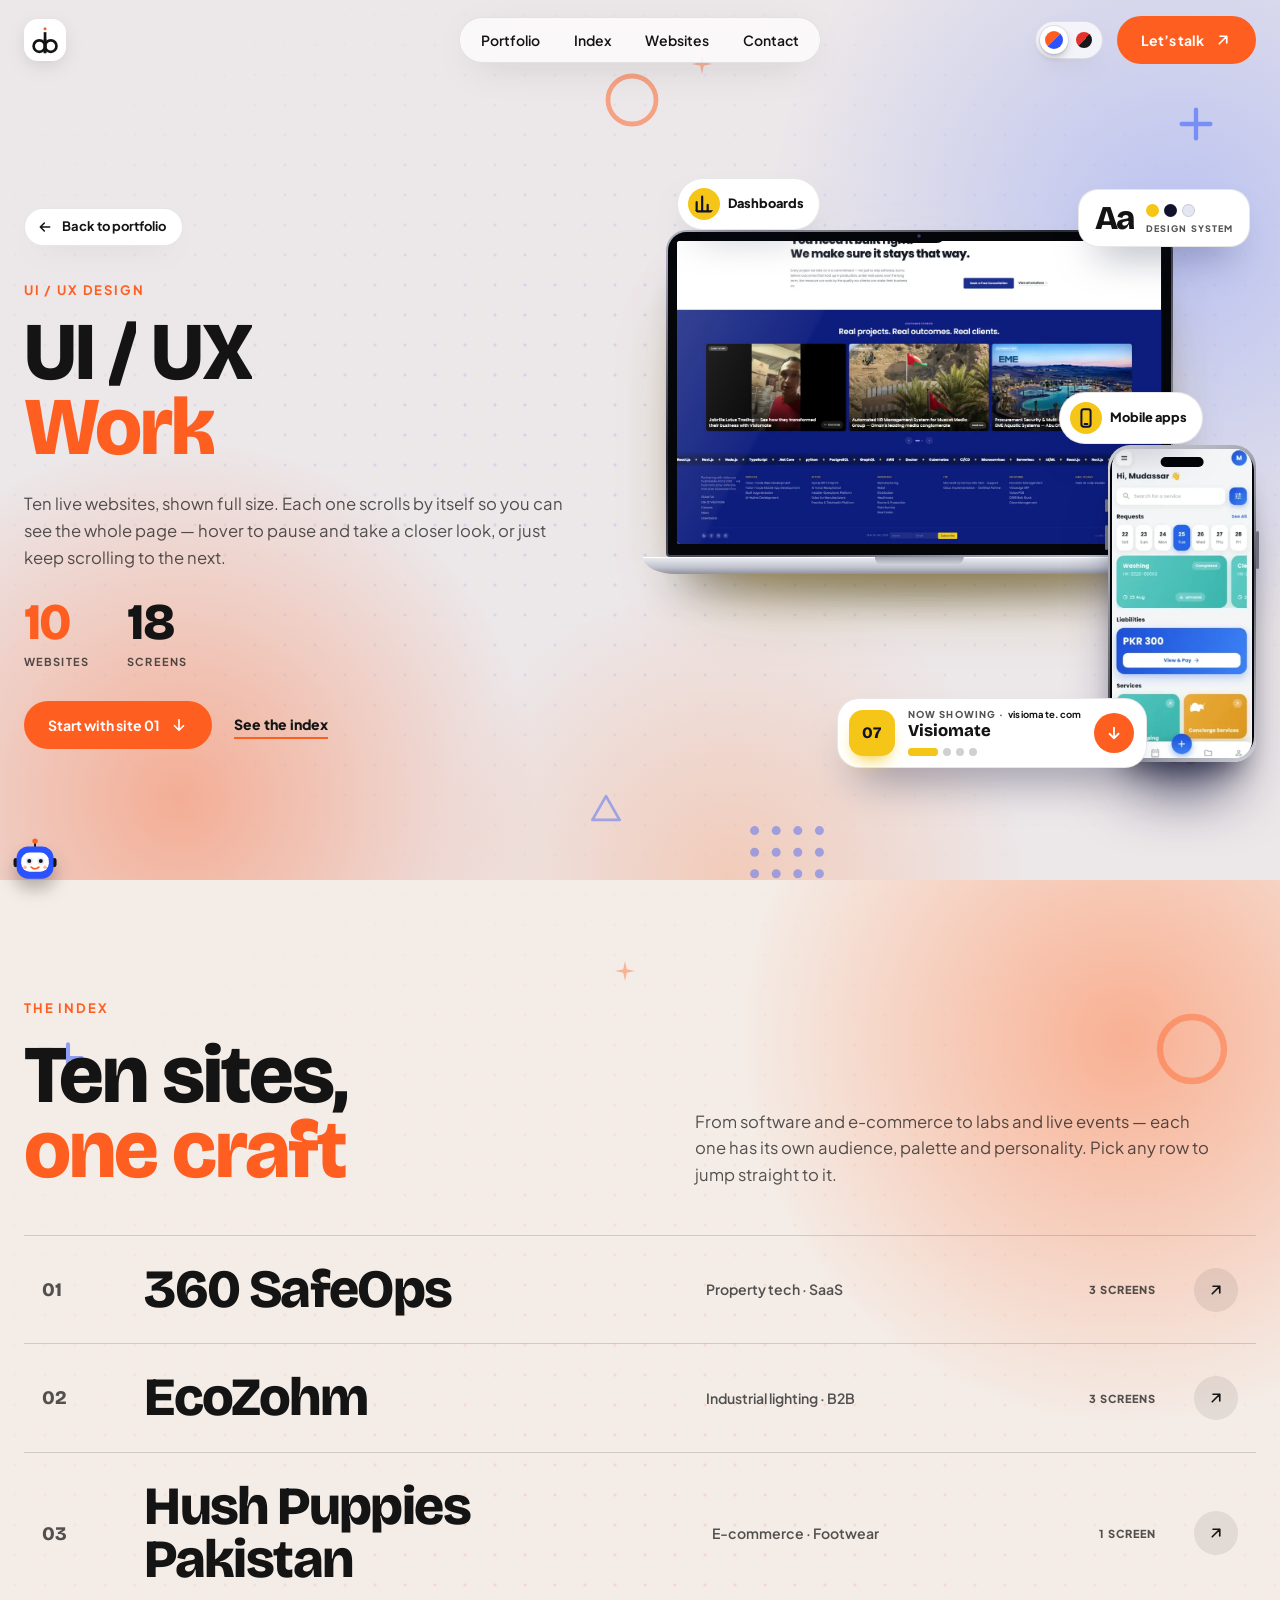
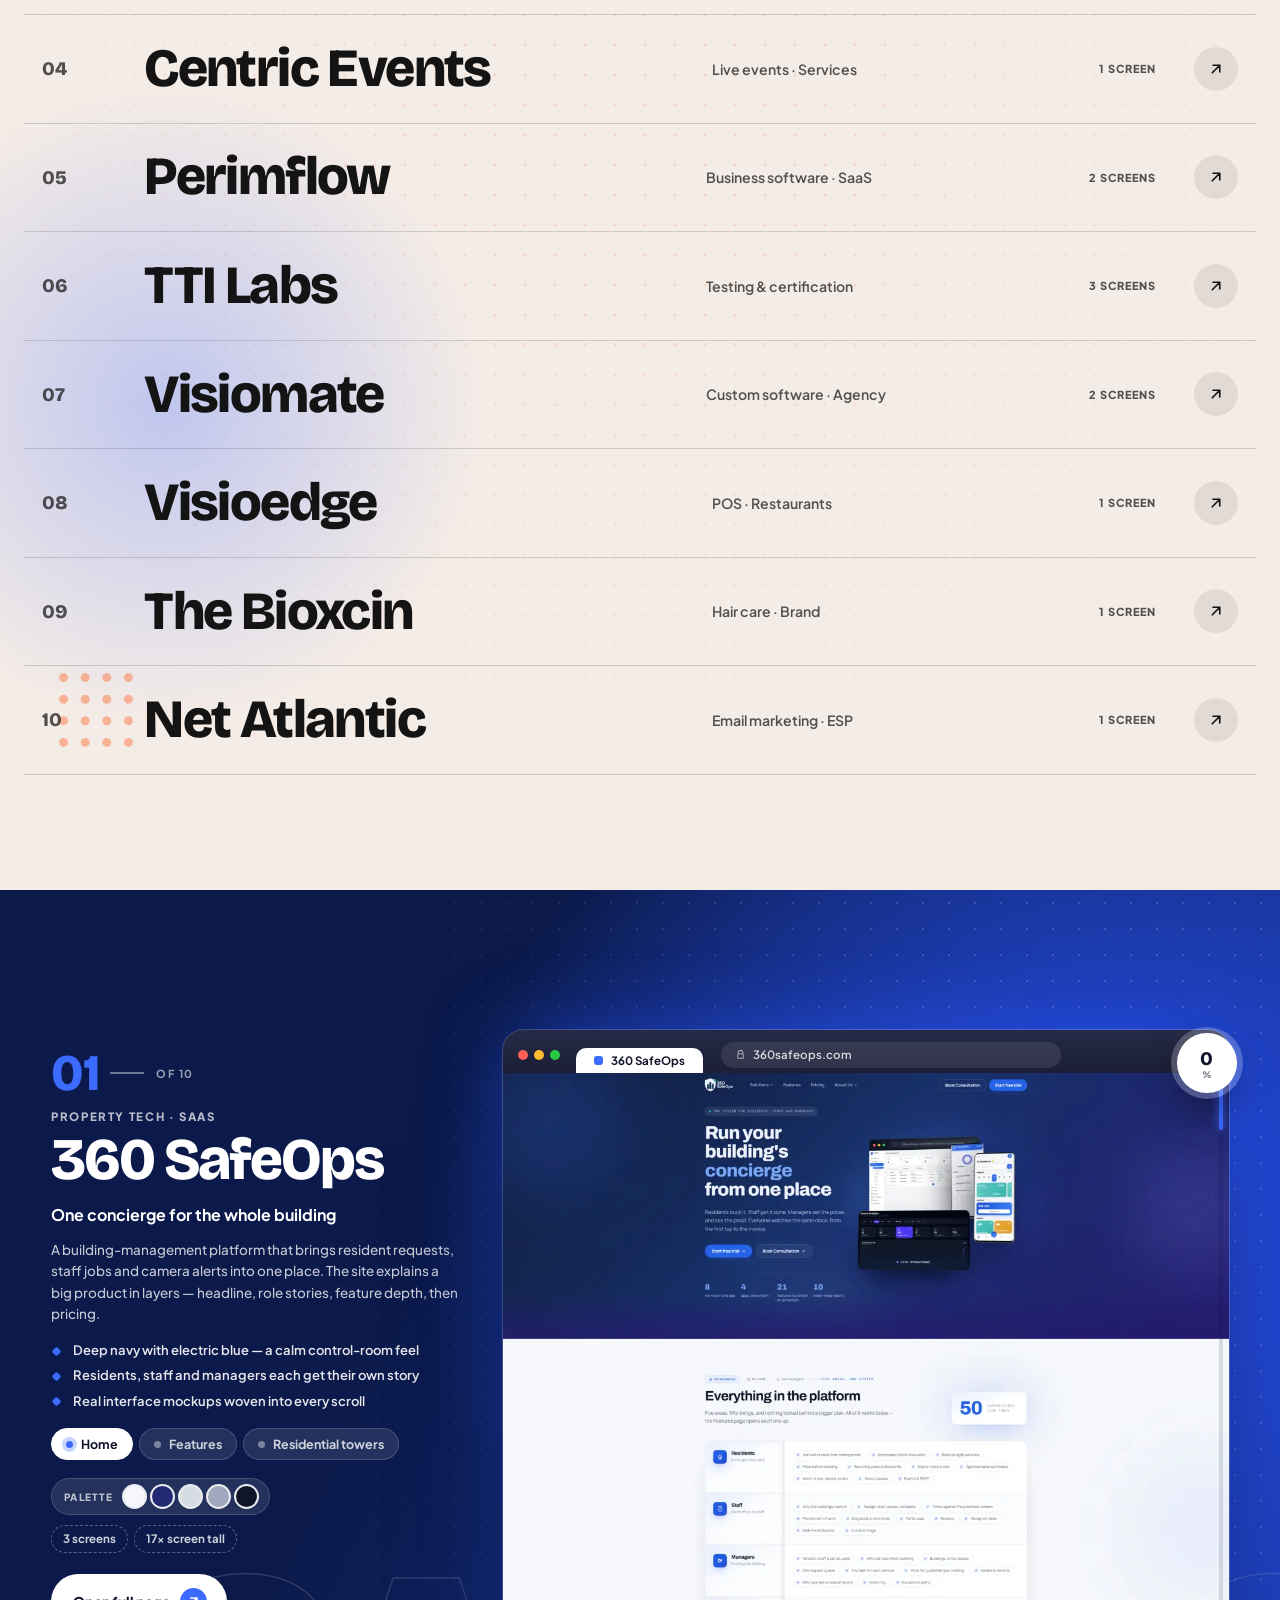
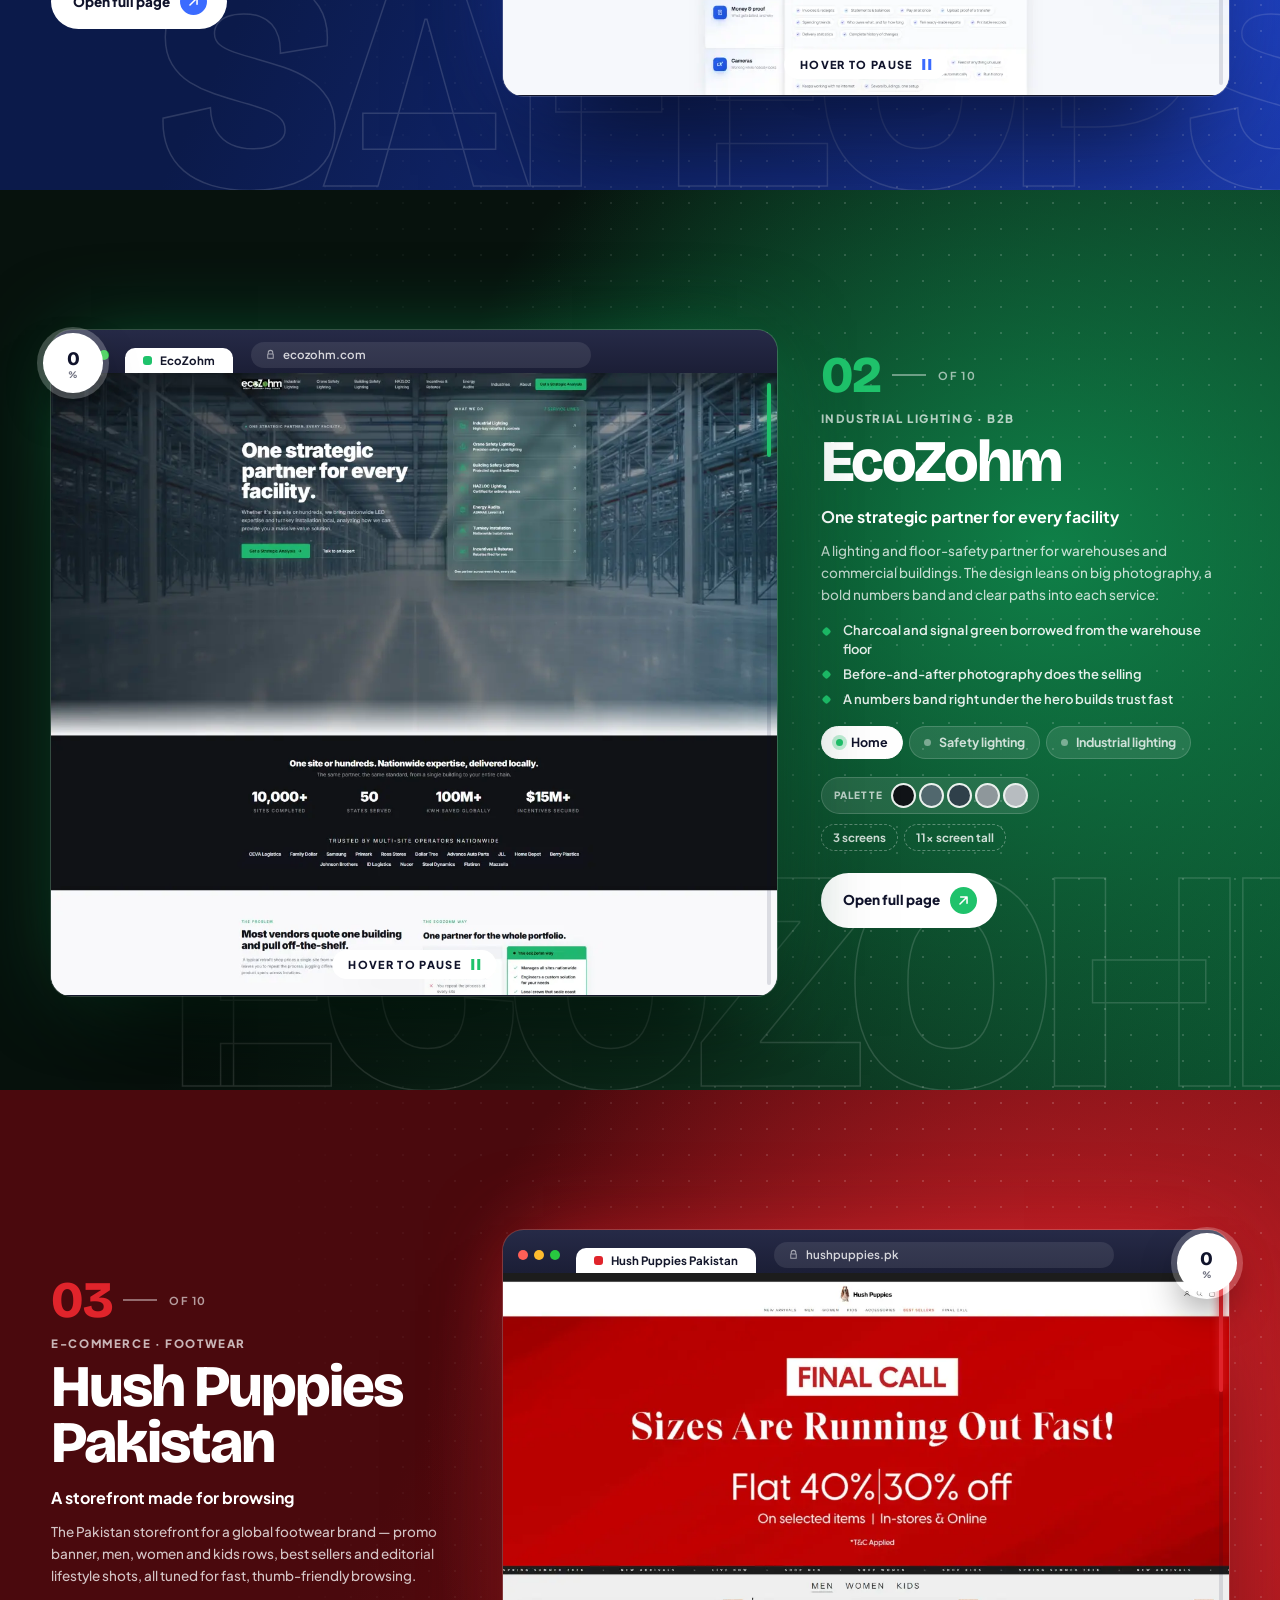
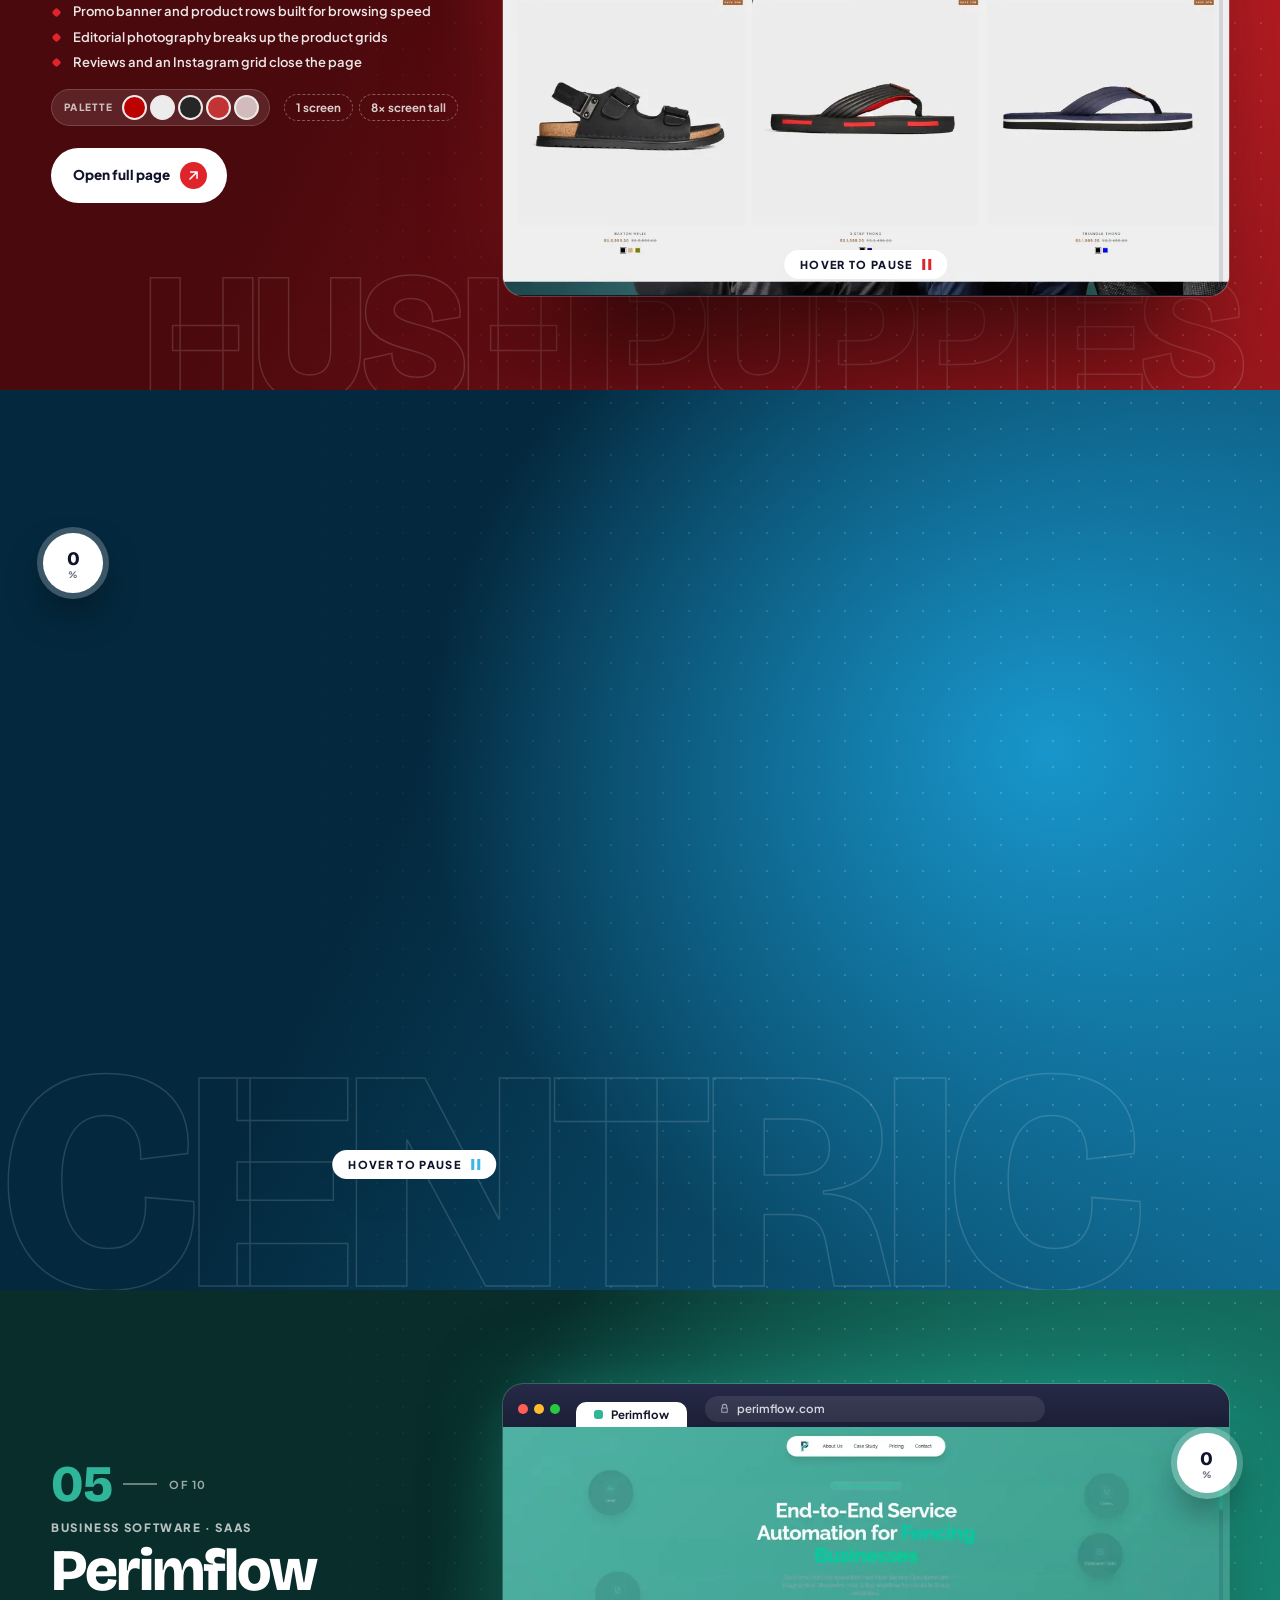
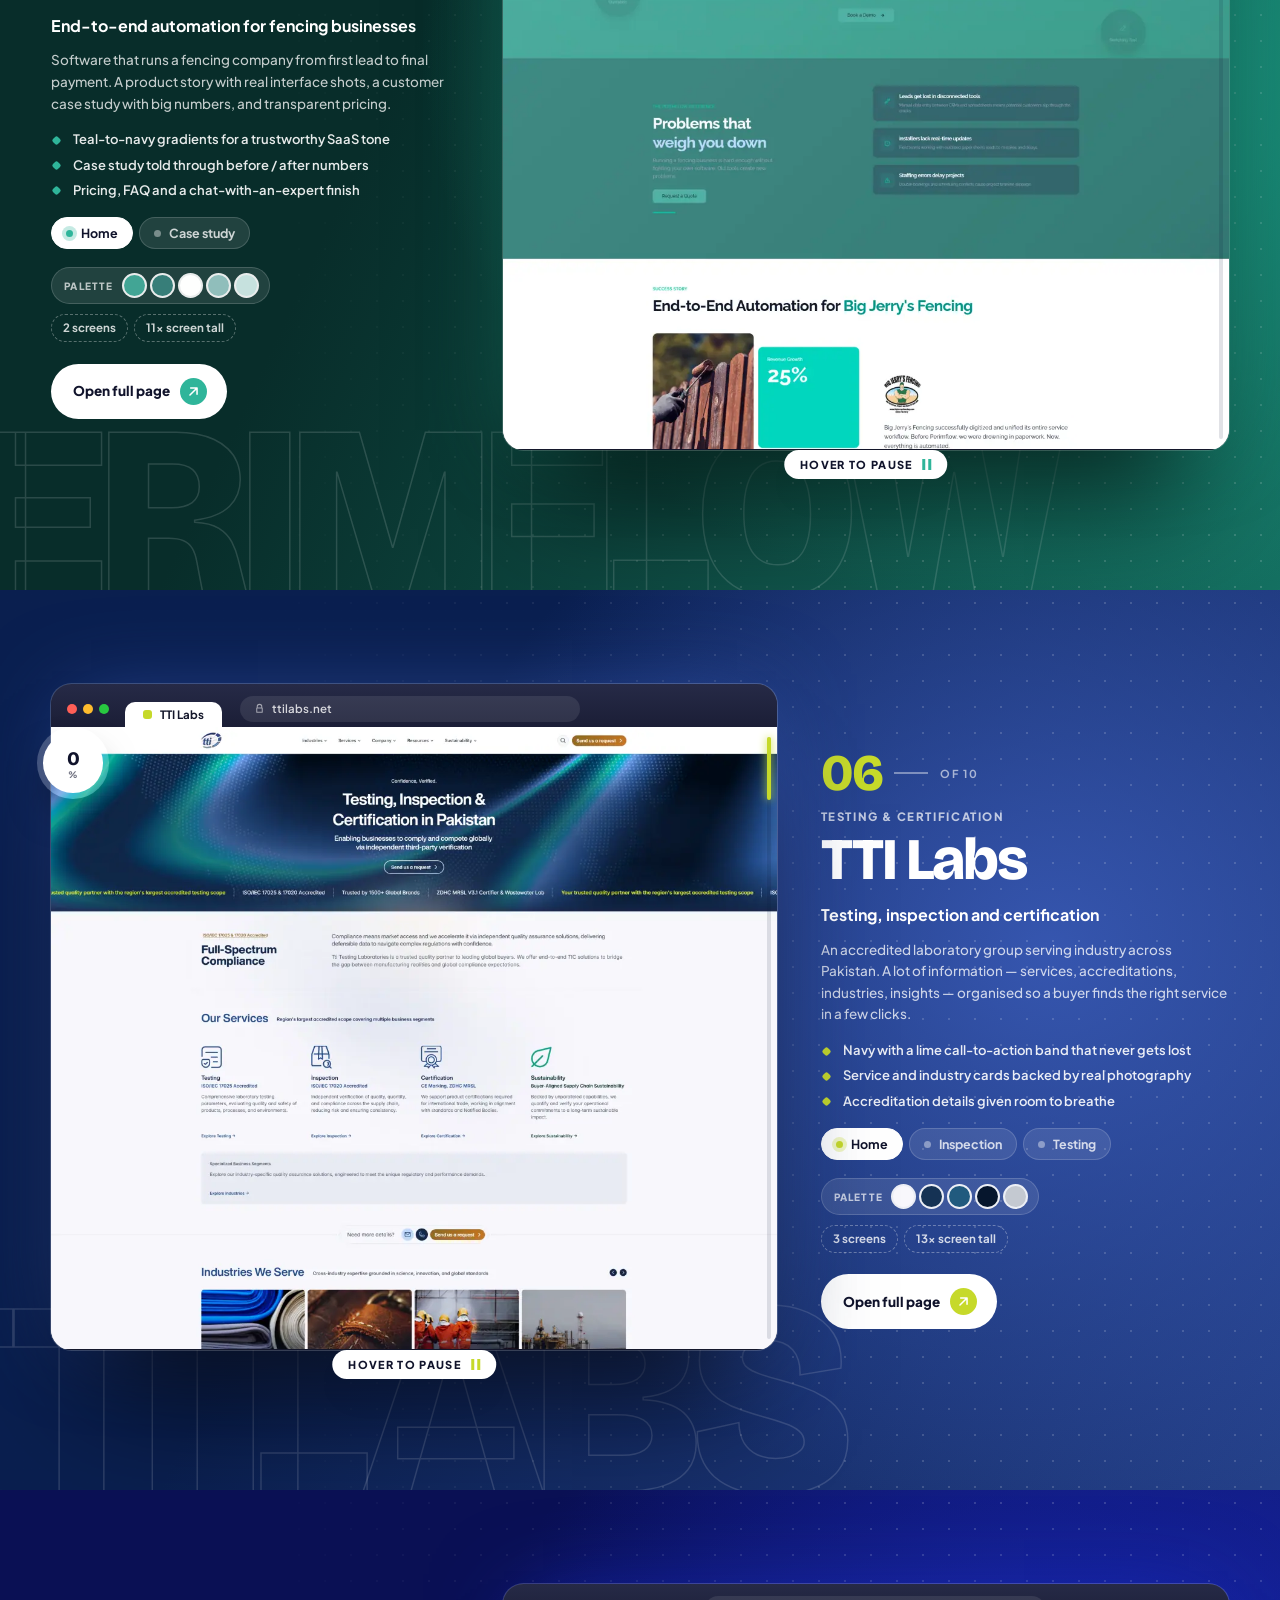
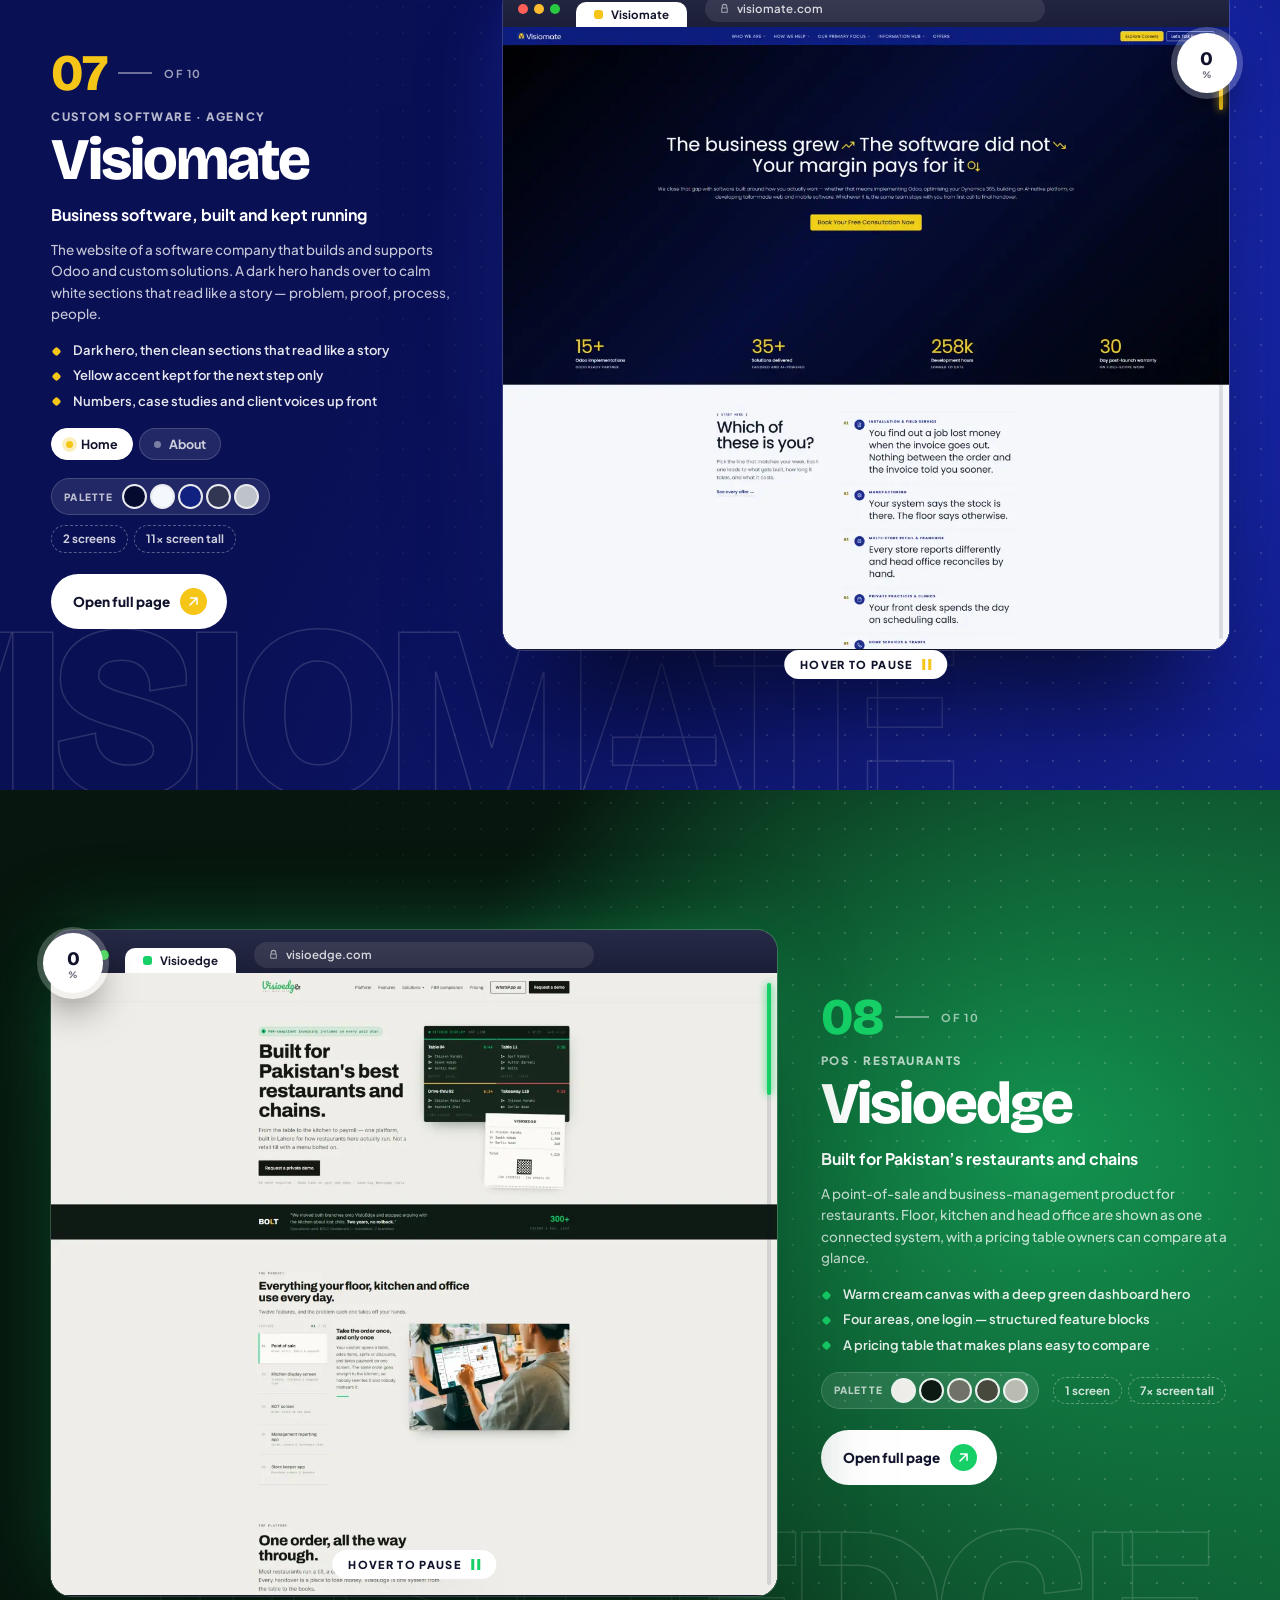
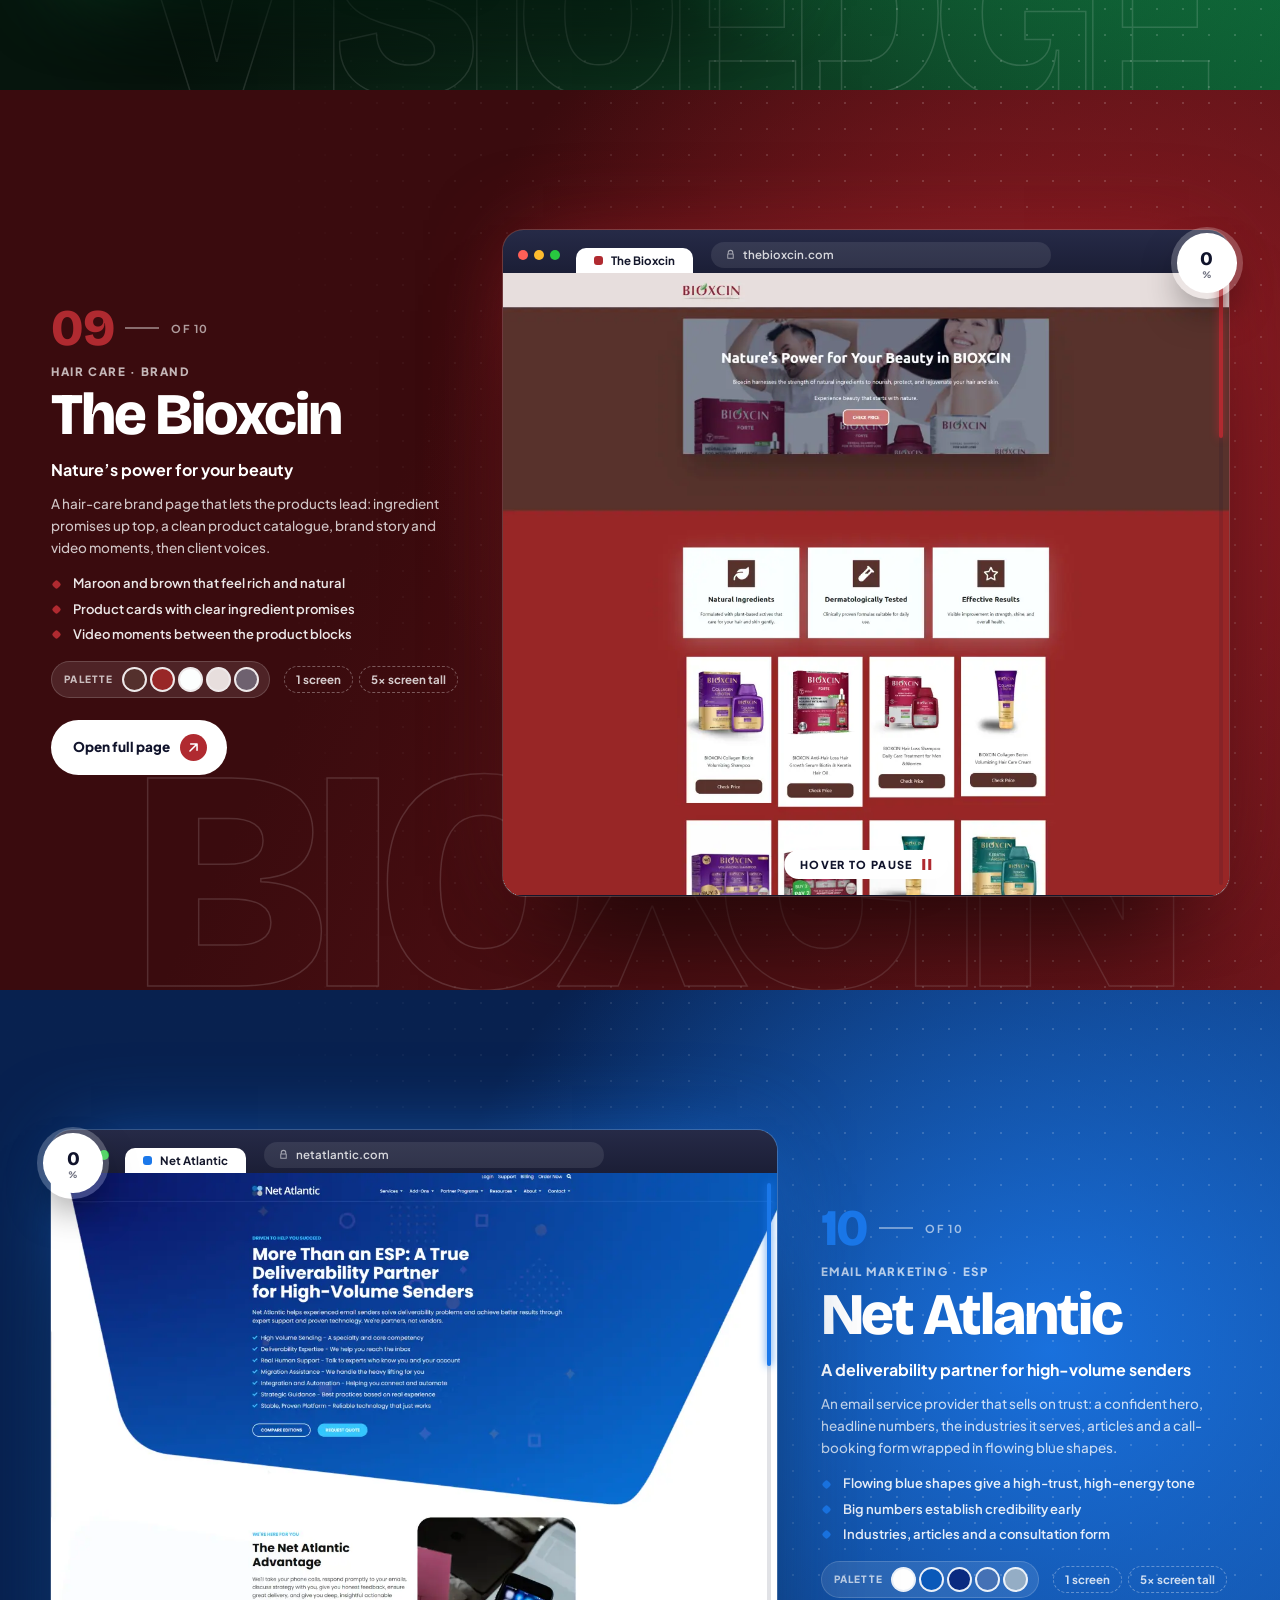
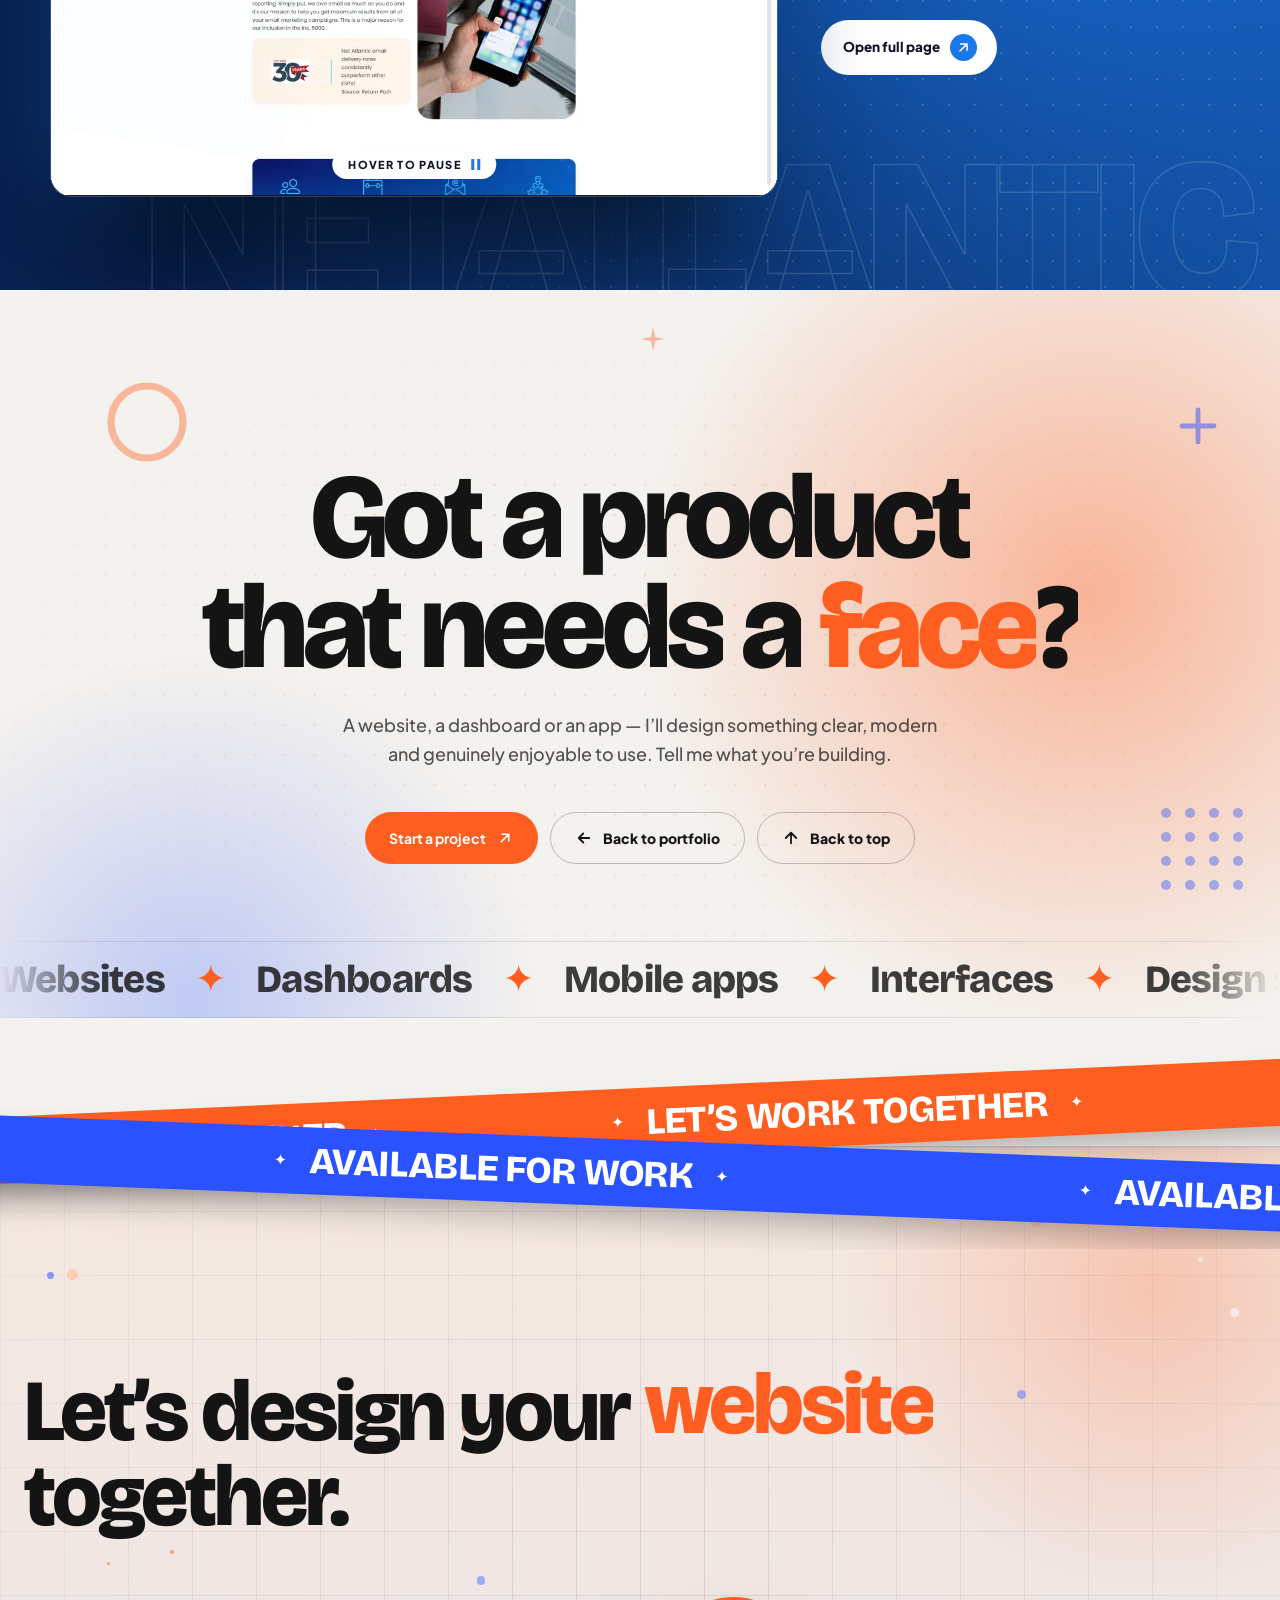
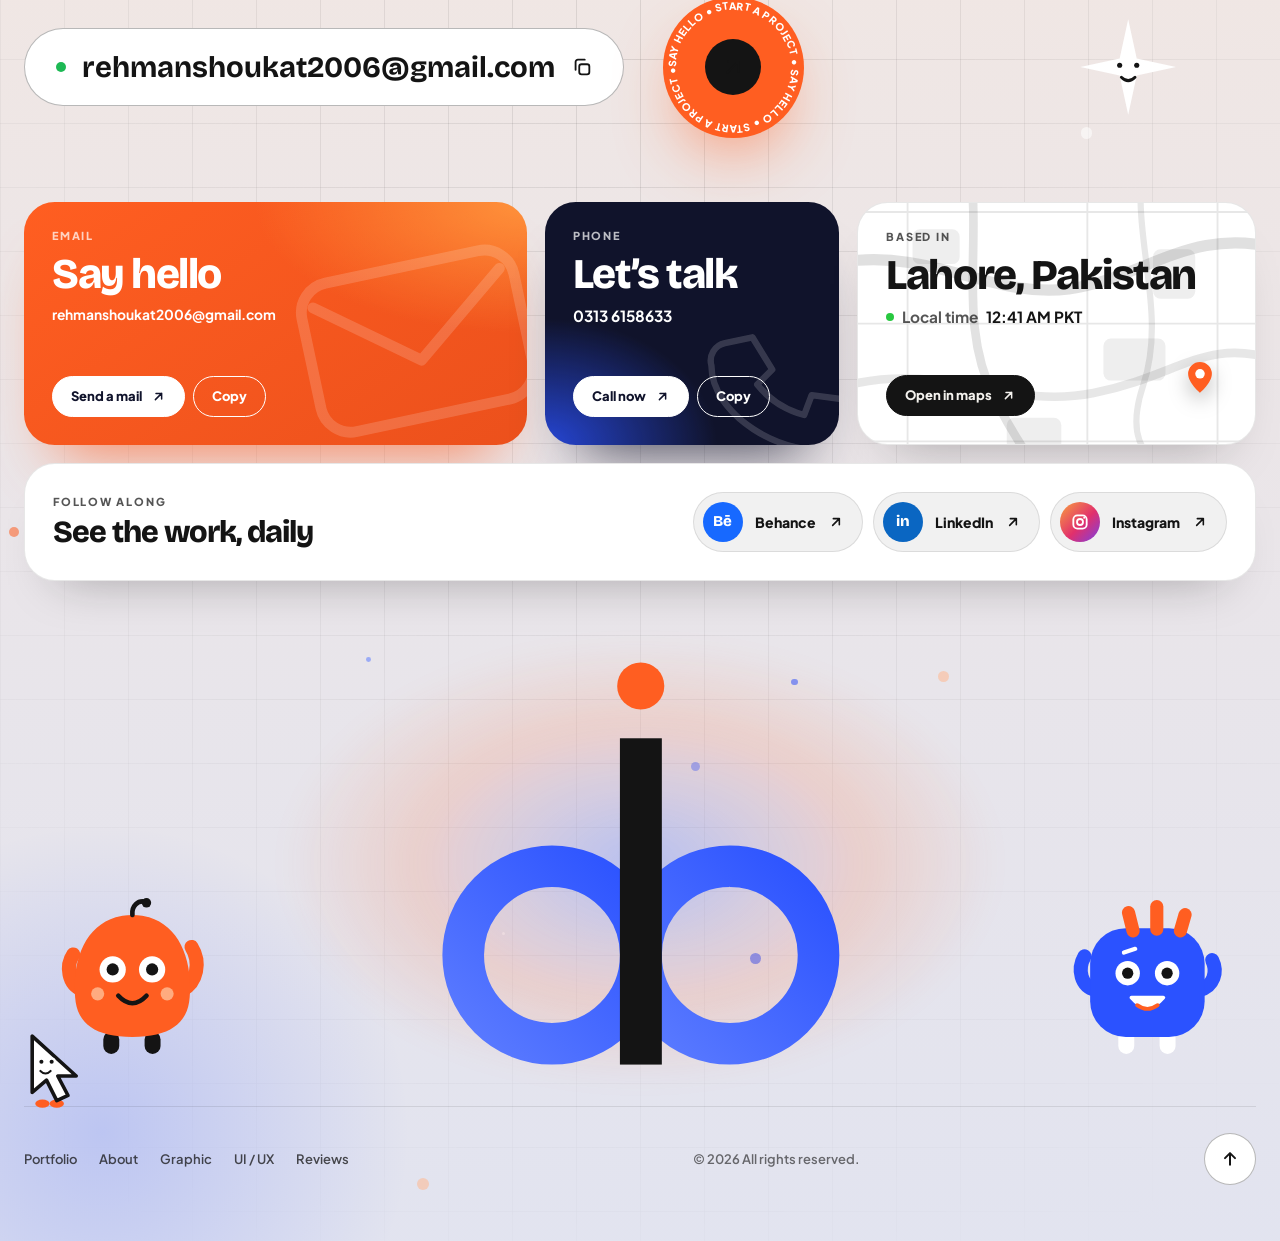
<file: ui.html>
<!doctype html>
<html lang="en">
<head>
<meta charset="utf-8">
<meta name="viewport" content="width=device-width,initial-scale=1,viewport-fit=cover">
<title>UI / UX Work — Rehman Shoukat</title>
<link rel="preconnect" href="https://fonts.googleapis.com">
<link rel="preconnect" href="https://fonts.gstatic.com" crossorigin>
<link href="https://fonts.googleapis.com/css2?family=Bricolage+Grotesque:opsz,wght@12..96,500;12..96,700;12..96,800&family=Plus+Jakarta+Sans:wght@400;500;600;700;800&display=swap" rel="stylesheet">
<link rel="stylesheet" href="css/site.css">
<script>(function(){var h=document.documentElement;h.classList.add('js','loading');try{var t=localStorage.getItem('db-scheme');if(t==='red')h.setAttribute('data-theme','red')}catch(e){}try{history.scrollRestoration='manual'}catch(e){}try{if(location.hash)history.replaceState(null,'',location.pathname+location.search);scrollTo(0,0)}catch(e){}setTimeout(function(){h.classList.add('ready');h.classList.remove('loading')},3000)})();</script>
</head>
<body class="gpage upage">
<svg width="0" height="0" style="position:absolute" aria-hidden="true"><defs><symbol id="t-ps" viewBox="0 0 100 100"><rect x="1" y="1" width="98" height="98" rx="22" fill="#001E36"/><rect x="5" y="5" width="90" height="90" rx="18" fill="none" stroke="#31A8FF" stroke-width="2.6"/><text x="50" y="65" text-anchor="middle" font-size="44" font-weight="800" fill="#31A8FF">Ps</text></symbol><symbol id="t-ai" viewBox="0 0 100 100"><rect x="1" y="1" width="98" height="98" rx="22" fill="#330000"/><rect x="5" y="5" width="90" height="90" rx="18" fill="none" stroke="#FF9A00" stroke-width="2.6"/><text x="50" y="65" text-anchor="middle" font-size="44" font-weight="800" fill="#FF9A00">Ai</text></symbol><symbol id="t-id" viewBox="0 0 100 100"><rect x="1" y="1" width="98" height="98" rx="22" fill="#49021F"/><rect x="5" y="5" width="90" height="90" rx="18" fill="none" stroke="#FF3366" stroke-width="2.6"/><text x="50" y="65" text-anchor="middle" font-size="44" font-weight="800" fill="#FF3366">Id</text></symbol><symbol id="t-ae" viewBox="0 0 100 100"><rect x="1" y="1" width="98" height="98" rx="22" fill="#00005B"/><rect x="5" y="5" width="90" height="90" rx="18" fill="none" stroke="#9999FF" stroke-width="2.6"/><text x="50" y="65" text-anchor="middle" font-size="44" font-weight="800" fill="#9999FF">Ae</text></symbol><symbol id="t-pr" viewBox="0 0 100 100"><rect x="1" y="1" width="98" height="98" rx="22" fill="#00005B"/><rect x="5" y="5" width="90" height="90" rx="18" fill="none" stroke="#9999FF" stroke-width="2.6"/><text x="50" y="65" text-anchor="middle" font-size="44" font-weight="800" fill="#9999FF">Pr</text></symbol><symbol id="t-lr" viewBox="0 0 100 100"><rect x="1" y="1" width="98" height="98" rx="22" fill="#001E36"/><rect x="5" y="5" width="90" height="90" rx="18" fill="none" stroke="#31A8FF" stroke-width="2.6"/><text x="50" y="65" text-anchor="middle" font-size="44" font-weight="800" fill="#31A8FF">Lr</text></symbol><symbol id="t-xd" viewBox="0 0 100 100"><rect x="1" y="1" width="98" height="98" rx="22" fill="#470137"/><rect x="5" y="5" width="90" height="90" rx="18" fill="none" stroke="#FF61F6" stroke-width="2.6"/><text x="50" y="65" text-anchor="middle" font-size="44" font-weight="800" fill="#FF61F6">Xd</text></symbol><symbol id="t-au" viewBox="0 0 100 100"><rect x="1" y="1" width="98" height="98" rx="22" fill="#00241E"/><rect x="5" y="5" width="90" height="90" rx="18" fill="none" stroke="#00E4BB" stroke-width="2.6"/><text x="50" y="65" text-anchor="middle" font-size="44" font-weight="800" fill="#00E4BB">Au</text></symbol><symbol id="t-ac" viewBox="0 0 100 100"><rect x="1" y="1" width="98" height="98" rx="22" fill="#2B0000"/><rect x="5" y="5" width="90" height="90" rx="18" fill="none" stroke="#FF4B3E" stroke-width="2.6"/><text x="50" y="65" text-anchor="middle" font-size="44" font-weight="800" fill="#FF4B3E">Ac</text></symbol><symbol id="t-dn" viewBox="0 0 100 100"><rect x="1" y="1" width="98" height="98" rx="22" fill="#001E36"/><rect x="5" y="5" width="90" height="90" rx="18" fill="none" stroke="#57D3FF" stroke-width="2.6"/><text x="50" y="65" text-anchor="middle" font-size="44" font-weight="800" fill="#57D3FF">Dn</text></symbol><symbol id="t-me" viewBox="0 0 100 100"><rect x="1" y="1" width="98" height="98" rx="22" fill="#00005B"/><rect x="5" y="5" width="90" height="90" rx="18" fill="none" stroke="#9999FF" stroke-width="2.6"/><text x="50" y="65" text-anchor="middle" font-size="44" font-weight="800" fill="#9999FF">Me</text></symbol><symbol id="t-figma" viewBox="0 0 100 100"><rect x="1" y="1" width="98" height="98" rx="22" fill="#1E1E1E"/><g transform="translate(30.5 20.5) scale(1.0)"><path d="M19 0H9.5C4.25 0 0 4.25 0 9.5S4.25 19 9.5 19H19V0z" fill="#F24E1E"/><path d="M19 0h9.5C33.75 0 38 4.25 38 9.5S33.75 19 28.5 19H19V0z" fill="#FF7262"/><path d="M19 19H9.5C4.25 19 0 23.25 0 28.5S4.25 38 9.5 38H19V19z" fill="#A259FF"/><circle cx="28.5" cy="28.5" r="9.5" fill="#1ABCFE"/><path d="M19 38H9.5C4.25 38 0 42.25 0 47.5S4.25 57 9.5 57 19 52.75 19 47.5V38z" fill="#0ACF83"/></g></symbol><symbol id="t-sketch" viewBox="0 0 100 100"><rect x="1" y="1" width="98" height="98" rx="22" fill="#FFF6E3"/><path d="M32 24h36l20 20-38 42L12 44z" fill="#FDB300"/><path d="M32 24h36l-9 20H41z" fill="#FDD231"/><path d="M12 44h29l9 42zM88 44H59l-9 42z" fill="#EA6C00"/><path d="M41 44h18L50 86z" fill="#FDAD00"/></symbol><symbol id="t-framer" viewBox="0 0 100 100"><rect x="1" y="1" width="98" height="98" rx="22" fill="#0A0A0A"/><path d="M29 20h42v23H50z" fill="#fff"/><path d="M29 43h21l21 22H29z" fill="#fff" opacity=".9"/><path d="M29 65h21v22z" fill="#fff"/></symbol><symbol id="t-webflow" viewBox="0 0 100 100"><rect x="1" y="1" width="98" height="98" rx="22" fill="#146EF5"/><text x="50" y="67" text-anchor="middle" font-size="52" font-weight="800" fill="#fff">W</text></symbol><symbol id="t-canva" viewBox="0 0 100 100"><defs><linearGradient id="cvg" x1="0" y1="1" x2="1" y2="0"><stop offset="0" stop-color="#00C4CC"/><stop offset="1" stop-color="#7D2AE8"/></linearGradient></defs><rect x="1" y="1" width="98" height="98" rx="22" fill="url(#cvg)"/><text x="50" y="66" text-anchor="middle" font-size="46" font-weight="800" font-style="italic" fill="#fff">Ca</text></symbol><symbol id="t-corel" viewBox="0 0 100 100"><rect x="1" y="1" width="98" height="98" rx="22" fill="#0E3B1F"/><circle cx="50" cy="50" r="30" fill="#6BC04B"/><path d="M34 52c8-20 24-22 32-8-10-2-18 2-22 12-4-2-8-3-10-4z" fill="#0E3B1F"/></symbol><symbol id="t-blender" viewBox="0 0 100 100"><rect x="1" y="1" width="98" height="98" rx="22" fill="#1B2A3A"/><path d="M22 52l24-16" stroke="#EA7600" stroke-width="11" stroke-linecap="round"/><circle cx="56" cy="58" r="25" fill="#EA7600"/><circle cx="56" cy="58" r="14" fill="#fff"/><circle cx="56" cy="58" r="8" fill="#265787"/></symbol><symbol id="t-davinci" viewBox="0 0 100 100"><rect x="1" y="1" width="98" height="98" rx="22" fill="#1A1A1A"/><g><circle cx="50" cy="29" r="12" fill="#E2584B"/><circle cx="71" cy="44" r="12" fill="#F5A623"/><circle cx="63" cy="69" r="12" fill="#5DBB63"/><circle cx="37" cy="69" r="12" fill="#3FA9F5"/><circle cx="29" cy="44" r="12" fill="#9B6BDF"/></g><circle cx="50" cy="52" r="9" fill="#1A1A1A"/></symbol><symbol id="t-capcut" viewBox="0 0 100 100"><rect x="1" y="1" width="98" height="98" rx="22" fill="#000"/><path d="M28 38l22-14 22 14M28 62l22 14 22-14" stroke="#fff" stroke-width="9" fill="none" stroke-linecap="round" stroke-linejoin="round"/></symbol></defs></svg>
<div class="cur" id="cur"><span id="curTxt"></span></div>
<div class="progress" id="prog"></div>
<header class="hdr" id="hdr">
  <a class="brand" href="index.html" id="brand" aria-label="Home" data-cursor="Home">
    <span class="brand-mark" id="brandMark"><svg class="dbm hdr-logo" viewBox="225 215 1475 1495" aria-hidden="true"><g class="l-d"><circle class="l-ring l-r1" cx="641" cy="1299" r="324" pathLength="1"/><rect class="l-stem l-sd" x="889" y="899" width="153" height="800"/></g><g class="l-b"><circle class="l-ring l-r2" cx="1290" cy="1299" r="324" pathLength="1"/><rect class="l-stem l-sb" x="889" y="508" width="153" height="1191"/></g><circle class="l-dot" cx="965" cy="317" r="86"/></svg></span>
  </a>
  <nav class="pill" id="pill" aria-label="Primary">
    <span class="pill-ind" id="pillInd"></span><a href="index.html">Portfolio</a><a href="#overview" data-link>Index</a><a href="#w01" data-link>Websites</a><a href="#contact" data-link>Contact</a></nav>
  <div class="hdr-r">
    <button class="theme" id="theme" type="button" aria-label="Switch colour scheme (orange &amp; blue / red &amp; black)" data-cursor="Theme">
      <span class="th-track"><i class="th-a"></i><i class="th-b"></i><i class="th-knob"></i></span>
    </button>
    <a class="btn btn-o hdr-cta" href="#contact" data-mag data-cursor="Hello"><span>Let’s talk</span><svg viewBox="0 0 24 24"><path d="M7 17 17 7M8 7h9v9" fill="none" stroke="currentColor" stroke-width="2.2" stroke-linecap="round" stroke-linejoin="round"/></svg></a>
    <button class="burger" id="burger" type="button" aria-label="Menu" aria-expanded="false"><i></i><i></i></button>
  </div>
</header>
<div class="mnav" id="mnav">
  <div class="mnav-in"><a href="index.html" style="--i:0"><em>01</em>Portfolio</a><a href="#overview" data-link style="--i:1"><em>02</em>Index</a><a href="#w01" data-link style="--i:2"><em>03</em>Websites</a><a href="#contact" data-link style="--i:3"><em>04</em>Contact</a></div>
  <div class="mnav-foot"><a href="mailto:rehmanshoukat2006@gmail.com">rehmanshoukat2006@gmail.com</a><span><a href="https://www.behance.net/rehmanshoukat1" target="_blank" rel="noopener">Behance</a> · <a href="https://www.linkedin.com/in/rehman-shoukat/" target="_blank" rel="noopener">LinkedIn</a> · <a href="https://www.linkedin.com/in/rehman-shoukat/" target="_blank" rel="noopener">Instagram</a></span></div>
</div>


<div class="gp-wipe" aria-hidden="true"></div>

<main id="top">
<!-- ============ PAGE HERO ============ -->
<section class="gph uh" id="hero">
  <div class="bgx bgx-blue" aria-hidden="true"><i class="gl gl-nb " style="left:60%;top:-20%;width:64%"></i><i class="gl gl-no " style="left:-14%;top:50%;width:56%"></i><i class="gl gl-np " style="left:34%;top:66%;width:46%"></i><svg class="s c-o a-spin" viewBox="0 0 100 100" style="left:47%;top:8%;width:60px;animation-delay:-0s;--o:0.5"><circle cx="50" cy="50" r="40" fill="none" stroke="currentColor" stroke-width="8"/></svg><svg class="s c-b a-rspin" viewBox="0 0 100 100" style="left:92%;top:12%;width:36px;animation-delay:-1s;--o:0.5"><path d="M50 10v80M10 50h80" stroke="currentColor" stroke-width="12" stroke-linecap="round"/></svg><svg class="s c-o a-tw" viewBox="0 0 100 100" style="left:54%;top:6%;width:22px;animation-delay:-1s"><path d="M50 4 58 42 96 50 58 58 50 96 42 58 4 50 42 42z" fill="currentColor"/></svg><svg class="s c-b a-none" viewBox="0 0 100 100" style="left:58%;top:93%;width:90px;animation-delay:-0s;--o:0.4"><g fill="currentColor"><circle cx="14" cy="14" r="5"/><circle cx="14" cy="38" r="5"/><circle cx="14" cy="62" r="5"/><circle cx="14" cy="86" r="5"/><circle cx="38" cy="14" r="5"/><circle cx="38" cy="38" r="5"/><circle cx="38" cy="62" r="5"/><circle cx="38" cy="86" r="5"/><circle cx="62" cy="14" r="5"/><circle cx="62" cy="38" r="5"/><circle cx="62" cy="62" r="5"/><circle cx="62" cy="86" r="5"/><circle cx="86" cy="14" r="5"/><circle cx="86" cy="38" r="5"/><circle cx="86" cy="62" r="5"/><circle cx="86" cy="86" r="5"/></g></svg><svg class="s c-o a-spin" viewBox="0 0 100 100" style="left:88%;top:74%;width:120px;animation-delay:-4s;--o:0.3"><circle cx="50" cy="50" r="42" fill="none" stroke="currentColor" stroke-width="5" stroke-dasharray="3 12" stroke-linecap="round"/></svg><svg class="s c-b a-bob" viewBox="0 0 100 100" style="left:46%;top:90%;width:34px;animation-delay:-2s;--o:0.4"><path d="M50 12 90 82H10z" fill="none" stroke="currentColor" stroke-width="8" stroke-linejoin="round"/></svg></div>
  <div class="wrap gph-in uh-in">
    <div class="gph-copy">
      <a class="gph-back" href="index.html" data-cursor="Back"><svg viewBox="0 0 24 24"><path d="M19 12H5M11 6l-6 6 6 6" fill="none" stroke="currentColor" stroke-width="2.4" stroke-linecap="round" stroke-linejoin="round"/></svg>Back to portfolio</a>
      <p class="eyebrow or" data-reveal>UI / UX Design</p>
      <h1 class="h2 xl gph-h" data-split>UI / UX<br><em>Work</em></h1>
      <p class="gp-p" data-reveal>Ten live websites, shown full size. Each one scrolls by itself so you can see the whole page &mdash; hover to pause and take a closer look, or just keep scrolling to the next.</p>
      <div class="uh-stats" data-reveal>
        <div><b data-count="10">0</b><span>Websites</span></div>
        <div><b data-count="18">0</b><span>Screens</span></div>
      </div>
      <div class="uh-btns" data-reveal>
        <a class="btn btn-o" href="#w01" data-mag data-cursor="Start"><span>Start with site 01</span><svg viewBox="0 0 24 24"><path d="M12 5v14M6 13l6 6 6-6" fill="none" stroke="currentColor" stroke-width="2.2" stroke-linecap="round" stroke-linejoin="round"/></svg></a>
        <a class="uh-alt" href="#overview" data-cursor="View">See the index</a>
      </div>
    </div>
    <div class="uh-wall" data-reveal><div class="dx" data-dx><div class="dx-aura"></div><div class="dx-lap"><div class="dx-lid"><div class="dx-scr"><div class="dx-sl on" data-n="07" data-name="Visiomate" data-url="visiomate.com" data-ac="#f5c518"><img src="img/ui/w07-p1-fin.webp" alt="Visiomate website design" draggable="false"></div><div class="dx-sl" data-n="01" data-name="360 SafeOps" data-url="360safeops.com" data-ac="#3b6bff"><img src="img/ui/w01-p1-fin.webp" alt="360 SafeOps website design" draggable="false" loading="lazy"></div><div class="dx-sl" data-n="05" data-name="Perimflow" data-url="perimflow.com" data-ac="#2fb59a"><img src="img/ui/w05-p1-fin.webp" alt="Perimflow website design" draggable="false" loading="lazy"></div><div class="dx-sl" data-n="03" data-name="Hush Puppies Pakistan" data-url="hushpuppies.pk" data-ac="#e0242b"><img src="img/ui/w03-p1-fin.webp" alt="Hush Puppies Pakistan website design" draggable="false" loading="lazy"></div><svg class="dx-cur" viewBox="0 0 24 24" aria-hidden="true"><path d="M5 3l14 7.2-6 1.8-2.2 6.2z" fill="#111" stroke="#fff" stroke-width="1.6" stroke-linejoin="round"/></svg><i class="dx-rip"></i><span class="dx-sheen"></span></div></div><div class="dx-deck"></div></div><div class="dx-ph"><div class="dx-pf"><i class="dx-b1"></i><i class="dx-b2"></i><i class="dx-b3"></i><div class="dx-ps"><img class="on" src="img/ui/app-1.webp" alt="Mobile app design" draggable="false"><img src="img/ui/app-2.webp" alt="Mobile app design, payments" draggable="false"></div><i class="dx-is"></i></div></div><div class="dx-kit" aria-hidden="true"><b>Aa</b><span><i></i><i></i><i></i></span><small>Design system</small></div><span class="dx-chip k1"><svg viewBox="0 0 24 24"><path d="M4 20V10M10 20V4M16 20v-7M22 20H2" fill="none" stroke="currentColor" stroke-width="2.4" stroke-linecap="round"/></svg>Dashboards</span><span class="dx-chip k2"><svg viewBox="0 0 24 24"><rect x="7" y="2.5" width="10" height="19" rx="2.6" fill="none" stroke="currentColor" stroke-width="2.2"/><path d="M10.5 18.5h3" stroke="currentColor" stroke-width="2.2" stroke-linecap="round"/></svg>Mobile apps</span><div class="dx-now" aria-live="polite"><span class="dx-sw">07</span><div class="dx-nt"><small>Now showing &middot; <em>visiomate.com</em></small><b>Visiomate</b><div class="dx-dots"><button type="button" class="on" data-i="0" aria-label="Show Visiomate"><b></b></button><button type="button" class="" data-i="1" aria-label="Show 360 SafeOps"><b></b></button><button type="button" class="" data-i="2" aria-label="Show Perimflow"><b></b></button><button type="button" class="" data-i="3" aria-label="Show Hush Puppies Pakistan"><b></b></button></div></div><span class="dx-go"><svg viewBox="0 0 24 24"><path d="M12 5v14M6 13l6 6 6-6" fill="none" stroke="currentColor" stroke-width="2.4" stroke-linecap="round" stroke-linejoin="round"/></svg></span></div><a class="dx-hit" href="#w01" data-cursor="Scroll" aria-label="Start scrolling the work"></a></div></div>
  </div>
</section>

<!-- ============ INDEX ============ -->
<section class="gsec ix" id="overview">
  <div class="bgx bgx-warm" aria-hidden="true"><i class="gl gl-no " style="left:58%;top:-14%;width:60%"></i><i class="gl gl-nb " style="left:-12%;top:50%;width:50%"></i><svg class="s c-o a-spin" viewBox="0 0 100 100" style="left:90%;top:8%;width:80px;animation-delay:-0s;--o:0.4"><circle cx="50" cy="50" r="40" fill="none" stroke="currentColor" stroke-width="8"/></svg><svg class="s c-b a-rspin" viewBox="0 0 100 100" style="left:4%;top:10%;width:34px;animation-delay:-1s;--o:0.5"><path d="M50 10v80M10 50h80" stroke="currentColor" stroke-width="12" stroke-linecap="round"/></svg><svg class="s c-o a-tw" viewBox="0 0 100 100" style="left:48%;top:5%;width:22px;animation-delay:-2s"><path d="M50 4 58 42 96 50 58 58 50 96 42 58 4 50 42 42z" fill="currentColor"/></svg><svg class="s c-o a-none" viewBox="0 0 100 100" style="left:4%;top:86%;width:90px;animation-delay:-0s;--o:0.4"><g fill="currentColor"><circle cx="14" cy="14" r="5"/><circle cx="14" cy="38" r="5"/><circle cx="14" cy="62" r="5"/><circle cx="14" cy="86" r="5"/><circle cx="38" cy="14" r="5"/><circle cx="38" cy="38" r="5"/><circle cx="38" cy="62" r="5"/><circle cx="38" cy="86" r="5"/><circle cx="62" cy="14" r="5"/><circle cx="62" cy="38" r="5"/><circle cx="62" cy="62" r="5"/><circle cx="62" cy="86" r="5"/><circle cx="86" cy="14" r="5"/><circle cx="86" cy="38" r="5"/><circle cx="86" cy="62" r="5"/><circle cx="86" cy="86" r="5"/></g></svg></div>
  <div class="wrap gs-head">
    <div>
      <p class="eyebrow or" data-reveal>The index</p>
      <h2 class="h2 xl" data-split>Ten sites,<br><em>one craft</em></h2>
    </div>
    <p class="gp-p" data-reveal>From software and e-commerce to labs and live events &mdash; each one has its own audience, palette and personality. Pick any row to jump straight to it.</p>
  </div>
  <div class="wrap"><ol class="ix-list"><li><a class="ix-r" href="#w01" style="--ac:#3b6bff;--g1:#0b1a4a;--g2:#2a56ff" data-pv="img/ui/w01-p1-hero.webp" data-cursor="Open" data-reveal><span class="ix-n">01</span><span class="ix-t">360 SafeOps</span><span class="ix-c">Property tech · SaaS</span><img class="ix-th" src="img/ui/w01-p1-hero.webp" alt="" width="900" height="558" loading="lazy" draggable="false"><span class="ix-p">3 screens</span><i class="ix-a"><svg viewBox="0 0 24 24"><path d="M7 17 17 7M8 7h9v9" fill="none" stroke="currentColor" stroke-width="2.2" stroke-linecap="round" stroke-linejoin="round"/></svg></i></a></li><li><a class="ix-r" href="#w02" style="--ac:#1fc26b;--g1:#07120d;--g2:#0f8a4d" data-pv="img/ui/w02-p1-hero.webp" data-cursor="Open" data-reveal><span class="ix-n">02</span><span class="ix-t">EcoZohm</span><span class="ix-c">Industrial lighting · B2B</span><img class="ix-th" src="img/ui/w02-p1-hero.webp" alt="" width="900" height="558" loading="lazy" draggable="false"><span class="ix-p">3 screens</span><i class="ix-a"><svg viewBox="0 0 24 24"><path d="M7 17 17 7M8 7h9v9" fill="none" stroke="currentColor" stroke-width="2.2" stroke-linecap="round" stroke-linejoin="round"/></svg></i></a></li><li><a class="ix-r" href="#w03" style="--ac:#e0242b;--g1:#4a090d;--g2:#e0242b" data-pv="img/ui/w03-p1-hero.webp" data-cursor="Open" data-reveal><span class="ix-n">03</span><span class="ix-t">Hush Puppies Pakistan</span><span class="ix-c">E-commerce · Footwear</span><img class="ix-th" src="img/ui/w03-p1-hero.webp" alt="" width="900" height="558" loading="lazy" draggable="false"><span class="ix-p">1 screen</span><i class="ix-a"><svg viewBox="0 0 24 24"><path d="M7 17 17 7M8 7h9v9" fill="none" stroke="currentColor" stroke-width="2.2" stroke-linecap="round" stroke-linejoin="round"/></svg></i></a></li><li><a class="ix-r" href="#w04" style="--ac:#3db5e6;--g1:#04283d;--g2:#1aa0d8" data-pv="img/ui/w04-p1-hero.webp" data-cursor="Open" data-reveal><span class="ix-n">04</span><span class="ix-t">Centric Events</span><span class="ix-c">Live events · Services</span><img class="ix-th" src="img/ui/w04-p1-hero.webp" alt="" width="900" height="558" loading="lazy" draggable="false"><span class="ix-p">1 screen</span><i class="ix-a"><svg viewBox="0 0 24 24"><path d="M7 17 17 7M8 7h9v9" fill="none" stroke="currentColor" stroke-width="2.2" stroke-linecap="round" stroke-linejoin="round"/></svg></i></a></li><li><a class="ix-r" href="#w05" style="--ac:#2fb59a;--g1:#082d2a;--g2:#1fa88f" data-pv="img/ui/w05-p1-hero.webp" data-cursor="Open" data-reveal><span class="ix-n">05</span><span class="ix-t">Perimflow</span><span class="ix-c">Business software · SaaS</span><img class="ix-th" src="img/ui/w05-p1-hero.webp" alt="" width="900" height="558" loading="lazy" draggable="false"><span class="ix-p">2 screens</span><i class="ix-a"><svg viewBox="0 0 24 24"><path d="M7 17 17 7M8 7h9v9" fill="none" stroke="currentColor" stroke-width="2.2" stroke-linecap="round" stroke-linejoin="round"/></svg></i></a></li><li><a class="ix-r" href="#w06" style="--ac:#c6d92a;--g1:#0a1f4f;--g2:#3a5bb8" data-pv="img/ui/w06-p1-hero.webp" data-cursor="Open" data-reveal><span class="ix-n">06</span><span class="ix-t">TTI Labs</span><span class="ix-c">Testing & certification</span><img class="ix-th" src="img/ui/w06-p1-hero.webp" alt="" width="900" height="558" loading="lazy" draggable="false"><span class="ix-p">3 screens</span><i class="ix-a"><svg viewBox="0 0 24 24"><path d="M7 17 17 7M8 7h9v9" fill="none" stroke="currentColor" stroke-width="2.2" stroke-linecap="round" stroke-linejoin="round"/></svg></i></a></li><li><a class="ix-r" href="#w07" style="--ac:#f5c518;--g1:#0a1054;--g2:#1b2cc1" data-pv="img/ui/w07-p1-hero.webp" data-cursor="Open" data-reveal><span class="ix-n">07</span><span class="ix-t">Visiomate</span><span class="ix-c">Custom software · Agency</span><img class="ix-th" src="img/ui/w07-p1-hero.webp" alt="" width="900" height="558" loading="lazy" draggable="false"><span class="ix-p">2 screens</span><i class="ix-a"><svg viewBox="0 0 24 24"><path d="M7 17 17 7M8 7h9v9" fill="none" stroke="currentColor" stroke-width="2.2" stroke-linecap="round" stroke-linejoin="round"/></svg></i></a></li><li><a class="ix-r" href="#w08" style="--ac:#16d067;--g1:#07160e;--g2:#139f55" data-pv="img/ui/w08-p1-hero.webp" data-cursor="Open" data-reveal><span class="ix-n">08</span><span class="ix-t">Visioedge</span><span class="ix-c">POS · Restaurants</span><img class="ix-th" src="img/ui/w08-p1-hero.webp" alt="" width="900" height="558" loading="lazy" draggable="false"><span class="ix-p">1 screen</span><i class="ix-a"><svg viewBox="0 0 24 24"><path d="M7 17 17 7M8 7h9v9" fill="none" stroke="currentColor" stroke-width="2.2" stroke-linecap="round" stroke-linejoin="round"/></svg></i></a></li><li><a class="ix-r" href="#w09" style="--ac:#b02a30;--g1:#3a0b0e;--g2:#9b1f27" data-pv="img/ui/w09-p1-hero.webp" data-cursor="Open" data-reveal><span class="ix-n">09</span><span class="ix-t">The Bioxcin</span><span class="ix-c">Hair care · Brand</span><img class="ix-th" src="img/ui/w09-p1-hero.webp" alt="" width="900" height="558" loading="lazy" draggable="false"><span class="ix-p">1 screen</span><i class="ix-a"><svg viewBox="0 0 24 24"><path d="M7 17 17 7M8 7h9v9" fill="none" stroke="currentColor" stroke-width="2.2" stroke-linecap="round" stroke-linejoin="round"/></svg></i></a></li><li><a class="ix-r" href="#w10" style="--ac:#1b78ea;--g1:#08214f;--g2:#1b78ea" data-pv="img/ui/w10-p1-hero.webp" data-cursor="Open" data-reveal><span class="ix-n">10</span><span class="ix-t">Net Atlantic</span><span class="ix-c">Email marketing · ESP</span><img class="ix-th" src="img/ui/w10-p1-hero.webp" alt="" width="900" height="558" loading="lazy" draggable="false"><span class="ix-p">1 screen</span><i class="ix-a"><svg viewBox="0 0 24 24"><path d="M7 17 17 7M8 7h9v9" fill="none" stroke="currentColor" stroke-width="2.2" stroke-linecap="round" stroke-linejoin="round"/></svg></i></a></li></ol></div>
  <div class="ix-pv" id="ixPv" aria-hidden="true"><img alt=""></div>
</section>

<!-- ============ THE WEBSITES ============ -->
<section class="sx" id="w01" style="--ac:#3b6bff;--g1:#0b1a4a;--g2:#2a56ff" data-site="01" data-name="360 SafeOps" data-pages='[{"k":"w01-p1","n":"Home","w":1200,"h":7164},{"k":"w01-p2","n":"Features","w":1200,"h":2318},{"k":"w01-p3","n":"Residential towers","w":1200,"h":3582}]'>
<div class="sx-pin"><div class="sx-bg"><b class="sx-big" style="--n:7">SAFEOPS</b></div>
<div class="sx-in">
 <div class="sx-copy">
  <div class="sx-top"><b>01</b><i></i><span>of 10</span></div>
  <p class="sx-cat">Property tech · SaaS</p>
  <h2 class="sx-h">360 SafeOps</h2>
  <p class="sx-tag">One concierge for the whole building</p>
  <p class="sx-desc">A building-management platform that brings resident requests, staff jobs and camera alerts into one place. The site explains a big product in layers — headline, role stories, feature depth, then pricing.</p>
  <ul class="sx-notes"><li>Deep navy with electric blue — a calm control-room feel</li><li>Residents, staff and managers each get their own story</li><li>Real interface mockups woven into every scroll</li></ul>
  <ol class="sx-pg"><li class="on" data-i="0"><i></i><span>Home</span></li><li data-i="1"><i></i><span>Features</span></li><li data-i="2"><i></i><span>Residential towers</span></li></ol>
  <div class="sx-meta"><div class="sx-pal"><span>Palette</span><button type="button" data-c="#f5f7fc" style="--c:#f5f7fc" aria-label="Copy #f5f7fc"><em>#F5F7FC</em></button><button type="button" data-c="#222973" style="--c:#222973" aria-label="Copy #222973"><em>#222973</em></button><button type="button" data-c="#d6dce3" style="--c:#d6dce3" aria-label="Copy #d6dce3"><em>#D6DCE3</em></button><button type="button" data-c="#9fa8bc" style="--c:#9fa8bc" aria-label="Copy #9fa8bc"><em>#9FA8BC</em></button><button type="button" data-c="#0f1628" style="--c:#0f1628" aria-label="Copy #0f1628"><em>#0F1628</em></button></div><div class="sx-st"><span>3 screens</span><span>17&times; screen tall</span></div></div>
  <button type="button" class="sx-open" data-open>Open full page <svg viewBox="0 0 24 24"><path d="M7 17 17 7M8 7h9v9" fill="none" stroke="currentColor" stroke-width="2.2" stroke-linecap="round" stroke-linejoin="round"/></svg></button>
 </div>
 <div class="sx-fr"><div class="sx-win"><div class="sx-bar"><i></i><i></i><i></i><span class="sx-tab"><b></b>360 SafeOps</span><span class="sx-url"><svg viewBox="0 0 24 24"><path d="M7 11V8a5 5 0 0 1 10 0v3M6 11h12v9H6z" fill="none" stroke="currentColor" stroke-width="2.2" stroke-linejoin="round"/></svg>360safeops.com</span></div><div class="sx-view"><div class="sx-track"><img data-src="img/ui/w01-p1-fin.webp" width="1200" height="7164" alt="360 SafeOps &ndash; Home" draggable="false"><div class="sx-dv"><i></i>Features</div><img data-src="img/ui/w01-p2-fin.webp" width="1200" height="2318" alt="360 SafeOps &ndash; Features" draggable="false"><div class="sx-dv"><i></i>Residential towers</div><img data-src="img/ui/w01-p3-fin.webp" width="1200" height="3582" alt="360 SafeOps &ndash; Residential towers" draggable="false"></div><i class="sx-sb"><b></b></i></div></div>
  <div class="sx-ring" aria-hidden="true"><b>0</b><small>%</small></div><div class="sx-hint"><span>Hover to pause</span><i></i></div></div>
</div></div>
</section>
<section class="sx flip" id="w02" style="--ac:#1fc26b;--g1:#07120d;--g2:#0f8a4d" data-site="02" data-name="EcoZohm" data-pages='[{"k":"w02-p1","n":"Home","w":1200,"h":3765},{"k":"w02-p2","n":"Safety lighting","w":1200,"h":2134},{"k":"w02-p3","n":"Industrial lighting","w":1200,"h":2412}]'>
<div class="sx-pin"><div class="sx-bg"><b class="sx-big" style="--n:7">ECOZOHM</b></div>
<div class="sx-in">
 <div class="sx-copy">
  <div class="sx-top"><b>02</b><i></i><span>of 10</span></div>
  <p class="sx-cat">Industrial lighting · B2B</p>
  <h2 class="sx-h">EcoZohm</h2>
  <p class="sx-tag">One strategic partner for every facility</p>
  <p class="sx-desc">A lighting and floor-safety partner for warehouses and commercial buildings. The design leans on big photography, a bold numbers band and clear paths into each service.</p>
  <ul class="sx-notes"><li>Charcoal and signal green borrowed from the warehouse floor</li><li>Before-and-after photography does the selling</li><li>A numbers band right under the hero builds trust fast</li></ul>
  <ol class="sx-pg"><li class="on" data-i="0"><i></i><span>Home</span></li><li data-i="1"><i></i><span>Safety lighting</span></li><li data-i="2"><i></i><span>Industrial lighting</span></li></ol>
  <div class="sx-meta"><div class="sx-pal"><span>Palette</span><button type="button" data-c="#101317" style="--c:#101317" aria-label="Copy #101317"><em>#101317</em></button><button type="button" data-c="#51686e" style="--c:#51686e" aria-label="Copy #51686e"><em>#51686E</em></button><button type="button" data-c="#2f404a" style="--c:#2f404a" aria-label="Copy #2f404a"><em>#2F404A</em></button><button type="button" data-c="#8e979b" style="--c:#8e979b" aria-label="Copy #8e979b"><em>#8E979B</em></button><button type="button" data-c="#b7bcc0" style="--c:#b7bcc0" aria-label="Copy #b7bcc0"><em>#B7BCC0</em></button></div><div class="sx-st"><span>3 screens</span><span>11&times; screen tall</span></div></div>
  <button type="button" class="sx-open" data-open>Open full page <svg viewBox="0 0 24 24"><path d="M7 17 17 7M8 7h9v9" fill="none" stroke="currentColor" stroke-width="2.2" stroke-linecap="round" stroke-linejoin="round"/></svg></button>
 </div>
 <div class="sx-fr"><div class="sx-win"><div class="sx-bar"><i></i><i></i><i></i><span class="sx-tab"><b></b>EcoZohm</span><span class="sx-url"><svg viewBox="0 0 24 24"><path d="M7 11V8a5 5 0 0 1 10 0v3M6 11h12v9H6z" fill="none" stroke="currentColor" stroke-width="2.2" stroke-linejoin="round"/></svg>ecozohm.com</span></div><div class="sx-view"><div class="sx-track"><img data-src="img/ui/w02-p1-fin.webp" width="1200" height="3765" alt="EcoZohm &ndash; Home" draggable="false"><div class="sx-dv"><i></i>Safety lighting</div><img data-src="img/ui/w02-p2-fin.webp" width="1200" height="2134" alt="EcoZohm &ndash; Safety lighting" draggable="false"><div class="sx-dv"><i></i>Industrial lighting</div><img data-src="img/ui/w02-p3-fin.webp" width="1200" height="2412" alt="EcoZohm &ndash; Industrial lighting" draggable="false"></div><i class="sx-sb"><b></b></i></div></div>
  <div class="sx-ring" aria-hidden="true"><b>0</b><small>%</small></div><div class="sx-hint"><span>Hover to pause</span><i></i></div></div>
</div></div>
</section>
<section class="sx" id="w03" style="--ac:#e0242b;--g1:#4a090d;--g2:#e0242b" data-site="03" data-name="Hush Puppies Pakistan" data-pages='[{"k":"w03-p1","n":"Storefront","w":1200,"h":5670}]'>
<div class="sx-pin"><div class="sx-bg"><b class="sx-big" style="--n:12">HUSH PUPPIES</b></div>
<div class="sx-in">
 <div class="sx-copy">
  <div class="sx-top"><b>03</b><i></i><span>of 10</span></div>
  <p class="sx-cat">E-commerce · Footwear</p>
  <h2 class="sx-h">Hush Puppies Pakistan</h2>
  <p class="sx-tag">A storefront made for browsing</p>
  <p class="sx-desc">The Pakistan storefront for a global footwear brand — promo banner, men, women and kids rows, best sellers and editorial lifestyle shots, all tuned for fast, thumb-friendly browsing.</p>
  <ul class="sx-notes"><li>Promo banner and product rows built for browsing speed</li><li>Editorial photography breaks up the product grids</li><li>Reviews and an Instagram grid close the page</li></ul>
  
  <div class="sx-meta"><div class="sx-pal"><span>Palette</span><button type="button" data-c="#bb0101" style="--c:#bb0101" aria-label="Copy #bb0101"><em>#BB0101</em></button><button type="button" data-c="#edecec" style="--c:#edecec" aria-label="Copy #edecec"><em>#EDECEC</em></button><button type="button" data-c="#272627" style="--c:#272627" aria-label="Copy #272627"><em>#272627</em></button><button type="button" data-c="#c23434" style="--c:#c23434" aria-label="Copy #c23434"><em>#C23434</em></button><button type="button" data-c="#d2bcbb" style="--c:#d2bcbb" aria-label="Copy #d2bcbb"><em>#D2BCBB</em></button></div><div class="sx-st"><span>1 screen</span><span>8&times; screen tall</span></div></div>
  <button type="button" class="sx-open" data-open>Open full page <svg viewBox="0 0 24 24"><path d="M7 17 17 7M8 7h9v9" fill="none" stroke="currentColor" stroke-width="2.2" stroke-linecap="round" stroke-linejoin="round"/></svg></button>
 </div>
 <div class="sx-fr"><div class="sx-win"><div class="sx-bar"><i></i><i></i><i></i><span class="sx-tab"><b></b>Hush Puppies Pakistan</span><span class="sx-url"><svg viewBox="0 0 24 24"><path d="M7 11V8a5 5 0 0 1 10 0v3M6 11h12v9H6z" fill="none" stroke="currentColor" stroke-width="2.2" stroke-linejoin="round"/></svg>hushpuppies.pk</span></div><div class="sx-view"><div class="sx-track"><img data-src="img/ui/w03-p1-fin.webp" width="1200" height="5670" alt="Hush Puppies Pakistan &ndash; Storefront" draggable="false"></div><i class="sx-sb"><b></b></i></div></div>
  <div class="sx-ring" aria-hidden="true"><b>0</b><small>%</small></div><div class="sx-hint"><span>Hover to pause</span><i></i></div></div>
</div></div>
</section>
<section class="sx flip" id="w04" style="--ac:#3db5e6;--g1:#04283d;--g2:#1aa0d8" data-site="04" data-name="Centric Events" data-pages='[{"k":"w04-p1","n":"Home","w":1200,"h":7523}]'>
<div class="sx-pin"><div class="sx-bg"><b class="sx-big" style="--n:7">CENTRIC</b></div>
<div class="sx-in">
 <div class="sx-copy">
  <div class="sx-top"><b>04</b><i></i><span>of 10</span></div>
  <p class="sx-cat">Live events · Services</p>
  <h2 class="sx-h">Centric Events</h2>
  <p class="sx-tag">Full-service event production</p>
  <p class="sx-desc">A live-event production company with services from stage lighting to LED walls. The page moves from services to specialised offerings to proof, ending on a quote form that is hard to miss.</p>
  <ul class="sx-notes"><li>Sky-blue palette set against dark stage photography</li><li>Service cards, specialities and proof in a steady rhythm</li><li>Quote form and FAQ close the conversion path</li></ul>
  
  <div class="sx-meta"><div class="sx-pal"><span>Palette</span><button type="button" data-c="#fefefe" style="--c:#fefefe" aria-label="Copy #fefefe"><em>#FEFEFE</em></button><button type="button" data-c="#0b1d2d" style="--c:#0b1d2d" aria-label="Copy #0b1d2d"><em>#0B1D2D</em></button><button type="button" data-c="#303451" style="--c:#303451" aria-label="Copy #303451"><em>#303451</em></button><button type="button" data-c="#46c0ee" style="--c:#46c0ee" aria-label="Copy #46c0ee"><em>#46C0EE</em></button><button type="button" data-c="#345474" style="--c:#345474" aria-label="Copy #345474"><em>#345474</em></button></div><div class="sx-st"><span>1 screen</span><span>10&times; screen tall</span></div></div>
  <button type="button" class="sx-open" data-open>Open full page <svg viewBox="0 0 24 24"><path d="M7 17 17 7M8 7h9v9" fill="none" stroke="currentColor" stroke-width="2.2" stroke-linecap="round" stroke-linejoin="round"/></svg></button>
 </div>
 <div class="sx-fr"><div class="sx-win"><div class="sx-bar"><i></i><i></i><i></i><span class="sx-tab"><b></b>Centric Events</span><span class="sx-url"><svg viewBox="0 0 24 24"><path d="M7 11V8a5 5 0 0 1 10 0v3M6 11h12v9H6z" fill="none" stroke="currentColor" stroke-width="2.2" stroke-linejoin="round"/></svg>centricevents.com</span></div><div class="sx-view"><div class="sx-track"><img data-src="img/ui/w04-p1-fin.webp" width="1200" height="7523" alt="Centric Events &ndash; Home" draggable="false"></div><i class="sx-sb"><b></b></i></div></div>
  <div class="sx-ring" aria-hidden="true"><b>0</b><small>%</small></div><div class="sx-hint"><span>Hover to pause</span><i></i></div></div>
</div></div>
</section>
<section class="sx" id="w05" style="--ac:#2fb59a;--g1:#082d2a;--g2:#1fa88f" data-site="05" data-name="Perimflow" data-pages='[{"k":"w05-p1","n":"Home","w":1200,"h":5761},{"k":"w05-p2","n":"Case study","w":1200,"h":2689}]'>
<div class="sx-pin"><div class="sx-bg"><b class="sx-big" style="--n:9">PERIMFLOW</b></div>
<div class="sx-in">
 <div class="sx-copy">
  <div class="sx-top"><b>05</b><i></i><span>of 10</span></div>
  <p class="sx-cat">Business software · SaaS</p>
  <h2 class="sx-h">Perimflow</h2>
  <p class="sx-tag">End-to-end automation for fencing businesses</p>
  <p class="sx-desc">Software that runs a fencing company from first lead to final payment. A product story with real interface shots, a customer case study with big numbers, and transparent pricing.</p>
  <ul class="sx-notes"><li>Teal-to-navy gradients for a trustworthy SaaS tone</li><li>Case study told through before / after numbers</li><li>Pricing, FAQ and a chat-with-an-expert finish</li></ul>
  <ol class="sx-pg"><li class="on" data-i="0"><i></i><span>Home</span></li><li data-i="1"><i></i><span>Case study</span></li></ol>
  <div class="sx-meta"><div class="sx-pal"><span>Palette</span><button type="button" data-c="#42a595" style="--c:#42a595" aria-label="Copy #42a595"><em>#42A595</em></button><button type="button" data-c="#377e79" style="--c:#377e79" aria-label="Copy #377e79"><em>#377E79</em></button><button type="button" data-c="#fefffe" style="--c:#fefffe" aria-label="Copy #fefffe"><em>#FEFFFE</em></button><button type="button" data-c="#90bebb" style="--c:#90bebb" aria-label="Copy #90bebb"><em>#90BEBB</em></button><button type="button" data-c="#c6e1de" style="--c:#c6e1de" aria-label="Copy #c6e1de"><em>#C6E1DE</em></button></div><div class="sx-st"><span>2 screens</span><span>11&times; screen tall</span></div></div>
  <button type="button" class="sx-open" data-open>Open full page <svg viewBox="0 0 24 24"><path d="M7 17 17 7M8 7h9v9" fill="none" stroke="currentColor" stroke-width="2.2" stroke-linecap="round" stroke-linejoin="round"/></svg></button>
 </div>
 <div class="sx-fr"><div class="sx-win"><div class="sx-bar"><i></i><i></i><i></i><span class="sx-tab"><b></b>Perimflow</span><span class="sx-url"><svg viewBox="0 0 24 24"><path d="M7 11V8a5 5 0 0 1 10 0v3M6 11h12v9H6z" fill="none" stroke="currentColor" stroke-width="2.2" stroke-linejoin="round"/></svg>perimflow.com</span></div><div class="sx-view"><div class="sx-track"><img data-src="img/ui/w05-p1-fin.webp" width="1200" height="5761" alt="Perimflow &ndash; Home" draggable="false"><div class="sx-dv"><i></i>Case study</div><img data-src="img/ui/w05-p2-fin.webp" width="1200" height="2689" alt="Perimflow &ndash; Case study" draggable="false"></div><i class="sx-sb"><b></b></i></div></div>
  <div class="sx-ring" aria-hidden="true"><b>0</b><small>%</small></div><div class="sx-hint"><span>Hover to pause</span><i></i></div></div>
</div></div>
</section>
<section class="sx flip" id="w06" style="--ac:#c6d92a;--g1:#0a1f4f;--g2:#3a5bb8" data-site="06" data-name="TTI Labs" data-pages='[{"k":"w06-p1","n":"Home","w":1200,"h":2909},{"k":"w06-p2","n":"Inspection","w":1200,"h":3515},{"k":"w06-p3","n":"Testing","w":1200,"h":3324}]'>
<div class="sx-pin"><div class="sx-bg"><b class="sx-big" style="--n:8">TTI LABS</b></div>
<div class="sx-in">
 <div class="sx-copy">
  <div class="sx-top"><b>06</b><i></i><span>of 10</span></div>
  <p class="sx-cat">Testing & certification</p>
  <h2 class="sx-h">TTI Labs</h2>
  <p class="sx-tag">Testing, inspection and certification</p>
  <p class="sx-desc">An accredited laboratory group serving industry across Pakistan. A lot of information — services, accreditations, industries, insights — organised so a buyer finds the right service in a few clicks.</p>
  <ul class="sx-notes"><li>Navy with a lime call-to-action band that never gets lost</li><li>Service and industry cards backed by real photography</li><li>Accreditation details given room to breathe</li></ul>
  <ol class="sx-pg"><li class="on" data-i="0"><i></i><span>Home</span></li><li data-i="1"><i></i><span>Inspection</span></li><li data-i="2"><i></i><span>Testing</span></li></ol>
  <div class="sx-meta"><div class="sx-pal"><span>Palette</span><button type="button" data-c="#f8f7fc" style="--c:#f8f7fc" aria-label="Copy #f8f7fc"><em>#F8F7FC</em></button><button type="button" data-c="#153254" style="--c:#153254" aria-label="Copy #153254"><em>#153254</em></button><button type="button" data-c="#215a7e" style="--c:#215a7e" aria-label="Copy #215a7e"><em>#215A7E</em></button><button type="button" data-c="#06162d" style="--c:#06162d" aria-label="Copy #06162d"><em>#06162D</em></button><button type="button" data-c="#c4c9d1" style="--c:#c4c9d1" aria-label="Copy #c4c9d1"><em>#C4C9D1</em></button></div><div class="sx-st"><span>3 screens</span><span>13&times; screen tall</span></div></div>
  <button type="button" class="sx-open" data-open>Open full page <svg viewBox="0 0 24 24"><path d="M7 17 17 7M8 7h9v9" fill="none" stroke="currentColor" stroke-width="2.2" stroke-linecap="round" stroke-linejoin="round"/></svg></button>
 </div>
 <div class="sx-fr"><div class="sx-win"><div class="sx-bar"><i></i><i></i><i></i><span class="sx-tab"><b></b>TTI Labs</span><span class="sx-url"><svg viewBox="0 0 24 24"><path d="M7 11V8a5 5 0 0 1 10 0v3M6 11h12v9H6z" fill="none" stroke="currentColor" stroke-width="2.2" stroke-linejoin="round"/></svg>ttilabs.net</span></div><div class="sx-view"><div class="sx-track"><img data-src="img/ui/w06-p1-fin.webp" width="1200" height="2909" alt="TTI Labs &ndash; Home" draggable="false"><div class="sx-dv"><i></i>Inspection</div><img data-src="img/ui/w06-p2-fin.webp" width="1200" height="3515" alt="TTI Labs &ndash; Inspection" draggable="false"><div class="sx-dv"><i></i>Testing</div><img data-src="img/ui/w06-p3-fin.webp" width="1200" height="3324" alt="TTI Labs &ndash; Testing" draggable="false"></div><i class="sx-sb"><b></b></i></div></div>
  <div class="sx-ring" aria-hidden="true"><b>0</b><small>%</small></div><div class="sx-hint"><span>Hover to pause</span><i></i></div></div>
</div></div>
</section>
<section class="sx" id="w07" style="--ac:#f5c518;--g1:#0a1054;--g2:#1b2cc1" data-site="07" data-name="Visiomate" data-pages='[{"k":"w07-p1","n":"Home","w":1200,"h":5119},{"k":"w07-p2","n":"About","w":1200,"h":3319}]'>
<div class="sx-pin"><div class="sx-bg"><b class="sx-big" style="--n:9">VISIOMATE</b></div>
<div class="sx-in">
 <div class="sx-copy">
  <div class="sx-top"><b>07</b><i></i><span>of 10</span></div>
  <p class="sx-cat">Custom software · Agency</p>
  <h2 class="sx-h">Visiomate</h2>
  <p class="sx-tag">Business software, built and kept running</p>
  <p class="sx-desc">The website of a software company that builds and supports Odoo and custom solutions. A dark hero hands over to calm white sections that read like a story — problem, proof, process, people.</p>
  <ul class="sx-notes"><li>Dark hero, then clean sections that read like a story</li><li>Yellow accent kept for the next step only</li><li>Numbers, case studies and client voices up front</li></ul>
  <ol class="sx-pg"><li class="on" data-i="0"><i></i><span>Home</span></li><li data-i="1"><i></i><span>About</span></li></ol>
  <div class="sx-meta"><div class="sx-pal"><span>Palette</span><button type="button" data-c="#050b2f" style="--c:#050b2f" aria-label="Copy #050b2f"><em>#050B2F</em></button><button type="button" data-c="#f4f7fb" style="--c:#f4f7fb" aria-label="Copy #f4f7fb"><em>#F4F7FB</em></button><button type="button" data-c="#11217f" style="--c:#11217f" aria-label="Copy #11217f"><em>#11217F</em></button><button type="button" data-c="#313653" style="--c:#313653" aria-label="Copy #313653"><em>#313653</em></button><button type="button" data-c="#bec2c9" style="--c:#bec2c9" aria-label="Copy #bec2c9"><em>#BEC2C9</em></button></div><div class="sx-st"><span>2 screens</span><span>11&times; screen tall</span></div></div>
  <button type="button" class="sx-open" data-open>Open full page <svg viewBox="0 0 24 24"><path d="M7 17 17 7M8 7h9v9" fill="none" stroke="currentColor" stroke-width="2.2" stroke-linecap="round" stroke-linejoin="round"/></svg></button>
 </div>
 <div class="sx-fr"><div class="sx-win"><div class="sx-bar"><i></i><i></i><i></i><span class="sx-tab"><b></b>Visiomate</span><span class="sx-url"><svg viewBox="0 0 24 24"><path d="M7 11V8a5 5 0 0 1 10 0v3M6 11h12v9H6z" fill="none" stroke="currentColor" stroke-width="2.2" stroke-linejoin="round"/></svg>visiomate.com</span></div><div class="sx-view"><div class="sx-track"><img data-src="img/ui/w07-p1-fin.webp" width="1200" height="5119" alt="Visiomate &ndash; Home" draggable="false"><div class="sx-dv"><i></i>About</div><img data-src="img/ui/w07-p2-fin.webp" width="1200" height="3319" alt="Visiomate &ndash; About" draggable="false"></div><i class="sx-sb"><b></b></i></div></div>
  <div class="sx-ring" aria-hidden="true"><b>0</b><small>%</small></div><div class="sx-hint"><span>Hover to pause</span><i></i></div></div>
</div></div>
</section>
<section class="sx flip" id="w08" style="--ac:#16d067;--g1:#07160e;--g2:#139f55" data-site="08" data-name="Visioedge" data-pages='[{"k":"w08-p1","n":"Home","w":1200,"h":5520}]'>
<div class="sx-pin"><div class="sx-bg"><b class="sx-big" style="--n:9">VISIOEDGE</b></div>
<div class="sx-in">
 <div class="sx-copy">
  <div class="sx-top"><b>08</b><i></i><span>of 10</span></div>
  <p class="sx-cat">POS · Restaurants</p>
  <h2 class="sx-h">Visioedge</h2>
  <p class="sx-tag">Built for Pakistan’s restaurants and chains</p>
  <p class="sx-desc">A point-of-sale and business-management product for restaurants. Floor, kitchen and head office are shown as one connected system, with a pricing table owners can compare at a glance.</p>
  <ul class="sx-notes"><li>Warm cream canvas with a deep green dashboard hero</li><li>Four areas, one login — structured feature blocks</li><li>A pricing table that makes plans easy to compare</li></ul>
  
  <div class="sx-meta"><div class="sx-pal"><span>Palette</span><button type="button" data-c="#efede9" style="--c:#efede9" aria-label="Copy #efede9"><em>#EFEDE9</em></button><button type="button" data-c="#0c1a13" style="--c:#0c1a13" aria-label="Copy #0c1a13"><em>#0C1A13</em></button><button type="button" data-c="#707267" style="--c:#707267" aria-label="Copy #707267"><em>#707267</em></button><button type="button" data-c="#47493c" style="--c:#47493c" aria-label="Copy #47493c"><em>#47493C</em></button><button type="button" data-c="#babbb1" style="--c:#babbb1" aria-label="Copy #babbb1"><em>#BABBB1</em></button></div><div class="sx-st"><span>1 screen</span><span>7&times; screen tall</span></div></div>
  <button type="button" class="sx-open" data-open>Open full page <svg viewBox="0 0 24 24"><path d="M7 17 17 7M8 7h9v9" fill="none" stroke="currentColor" stroke-width="2.2" stroke-linecap="round" stroke-linejoin="round"/></svg></button>
 </div>
 <div class="sx-fr"><div class="sx-win"><div class="sx-bar"><i></i><i></i><i></i><span class="sx-tab"><b></b>Visioedge</span><span class="sx-url"><svg viewBox="0 0 24 24"><path d="M7 11V8a5 5 0 0 1 10 0v3M6 11h12v9H6z" fill="none" stroke="currentColor" stroke-width="2.2" stroke-linejoin="round"/></svg>visioedge.com</span></div><div class="sx-view"><div class="sx-track"><img data-src="img/ui/w08-p1-fin.webp" width="1200" height="5520" alt="Visioedge &ndash; Home" draggable="false"></div><i class="sx-sb"><b></b></i></div></div>
  <div class="sx-ring" aria-hidden="true"><b>0</b><small>%</small></div><div class="sx-hint"><span>Hover to pause</span><i></i></div></div>
</div></div>
</section>
<section class="sx" id="w09" style="--ac:#b02a30;--g1:#3a0b0e;--g2:#9b1f27" data-site="09" data-name="The Bioxcin" data-pages='[{"k":"w09-p1","n":"Home","w":1200,"h":4008}]'>
<div class="sx-pin"><div class="sx-bg"><b class="sx-big" style="--n:7">BIOXCIN</b></div>
<div class="sx-in">
 <div class="sx-copy">
  <div class="sx-top"><b>09</b><i></i><span>of 10</span></div>
  <p class="sx-cat">Hair care · Brand</p>
  <h2 class="sx-h">The Bioxcin</h2>
  <p class="sx-tag">Nature’s power for your beauty</p>
  <p class="sx-desc">A hair-care brand page that lets the products lead: ingredient promises up top, a clean product catalogue, brand story and video moments, then client voices.</p>
  <ul class="sx-notes"><li>Maroon and brown that feel rich and natural</li><li>Product cards with clear ingredient promises</li><li>Video moments between the product blocks</li></ul>
  
  <div class="sx-meta"><div class="sx-pal"><span>Palette</span><button type="button" data-c="#54302d" style="--c:#54302d" aria-label="Copy #54302d"><em>#54302D</em></button><button type="button" data-c="#982727" style="--c:#982727" aria-label="Copy #982727"><em>#982727</em></button><button type="button" data-c="#fcfefe" style="--c:#fcfefe" aria-label="Copy #fcfefe"><em>#FCFEFE</em></button><button type="button" data-c="#e7dedd" style="--c:#e7dedd" aria-label="Copy #e7dedd"><em>#E7DEDD</em></button><button type="button" data-c="#6e616f" style="--c:#6e616f" aria-label="Copy #6e616f"><em>#6E616F</em></button></div><div class="sx-st"><span>1 screen</span><span>5&times; screen tall</span></div></div>
  <button type="button" class="sx-open" data-open>Open full page <svg viewBox="0 0 24 24"><path d="M7 17 17 7M8 7h9v9" fill="none" stroke="currentColor" stroke-width="2.2" stroke-linecap="round" stroke-linejoin="round"/></svg></button>
 </div>
 <div class="sx-fr"><div class="sx-win"><div class="sx-bar"><i></i><i></i><i></i><span class="sx-tab"><b></b>The Bioxcin</span><span class="sx-url"><svg viewBox="0 0 24 24"><path d="M7 11V8a5 5 0 0 1 10 0v3M6 11h12v9H6z" fill="none" stroke="currentColor" stroke-width="2.2" stroke-linejoin="round"/></svg>thebioxcin.com</span></div><div class="sx-view"><div class="sx-track"><img data-src="img/ui/w09-p1-fin.webp" width="1200" height="4008" alt="The Bioxcin &ndash; Home" draggable="false"></div><i class="sx-sb"><b></b></i></div></div>
  <div class="sx-ring" aria-hidden="true"><b>0</b><small>%</small></div><div class="sx-hint"><span>Hover to pause</span><i></i></div></div>
</div></div>
</section>
<section class="sx flip" id="w10" style="--ac:#1b78ea;--g1:#08214f;--g2:#1b78ea" data-site="10" data-name="Net Atlantic" data-pages='[{"k":"w10-p1","n":"Home","w":1200,"h":3391}]'>
<div class="sx-pin"><div class="sx-bg"><b class="sx-big" style="--n:11">NETATLANTIC</b></div>
<div class="sx-in">
 <div class="sx-copy">
  <div class="sx-top"><b>10</b><i></i><span>of 10</span></div>
  <p class="sx-cat">Email marketing · ESP</p>
  <h2 class="sx-h">Net Atlantic</h2>
  <p class="sx-tag">A deliverability partner for high-volume senders</p>
  <p class="sx-desc">An email service provider that sells on trust: a confident hero, headline numbers, the industries it serves, articles and a call-booking form wrapped in flowing blue shapes.</p>
  <ul class="sx-notes"><li>Flowing blue shapes give a high-trust, high-energy tone</li><li>Big numbers establish credibility early</li><li>Industries, articles and a consultation form</li></ul>
  
  <div class="sx-meta"><div class="sx-pal"><span>Palette</span><button type="button" data-c="#fefefe" style="--c:#fefefe" aria-label="Copy #fefefe"><em>#FEFEFE</em></button><button type="button" data-c="#0a59b9" style="--c:#0a59b9" aria-label="Copy #0a59b9"><em>#0A59B9</em></button><button type="button" data-c="#0a2a80" style="--c:#0a2a80" aria-label="Copy #0a2a80"><em>#0A2A80</em></button><button type="button" data-c="#4471b5" style="--c:#4471b5" aria-label="Copy #4471b5"><em>#4471B5</em></button><button type="button" data-c="#94adc5" style="--c:#94adc5" aria-label="Copy #94adc5"><em>#94ADC5</em></button></div><div class="sx-st"><span>1 screen</span><span>5&times; screen tall</span></div></div>
  <button type="button" class="sx-open" data-open>Open full page <svg viewBox="0 0 24 24"><path d="M7 17 17 7M8 7h9v9" fill="none" stroke="currentColor" stroke-width="2.2" stroke-linecap="round" stroke-linejoin="round"/></svg></button>
 </div>
 <div class="sx-fr"><div class="sx-win"><div class="sx-bar"><i></i><i></i><i></i><span class="sx-tab"><b></b>Net Atlantic</span><span class="sx-url"><svg viewBox="0 0 24 24"><path d="M7 11V8a5 5 0 0 1 10 0v3M6 11h12v9H6z" fill="none" stroke="currentColor" stroke-width="2.2" stroke-linejoin="round"/></svg>netatlantic.com</span></div><div class="sx-view"><div class="sx-track"><img data-src="img/ui/w10-p1-fin.webp" width="1200" height="3391" alt="Net Atlantic &ndash; Home" draggable="false"></div><i class="sx-sb"><b></b></i></div></div>
  <div class="sx-ring" aria-hidden="true"><b>0</b><small>%</small></div><div class="sx-hint"><span>Hover to pause</span><i></i></div></div>
</div></div>
</section>


<!-- ============ THE END ============ -->
<section class="gsec outro" id="uend">
  <div class="bgx bgx-warm" aria-hidden="true"><i class="gl gl-no " style="left:50%;top:-20%;width:70%"></i><i class="gl gl-nb " style="left:-12%;top:50%;width:54%"></i><svg class="s c-o a-spin" viewBox="0 0 100 100" style="left:8%;top:12%;width:90px;animation-delay:-0s;--o:0.4"><circle cx="50" cy="50" r="40" fill="none" stroke="currentColor" stroke-width="8"/></svg><svg class="s c-b a-rspin" viewBox="0 0 100 100" style="left:92%;top:16%;width:40px;animation-delay:-1s;--o:0.5"><path d="M50 10v80M10 50h80" stroke="currentColor" stroke-width="12" stroke-linecap="round"/></svg><svg class="s c-o a-tw" viewBox="0 0 100 100" style="left:50%;top:5%;width:26px;animation-delay:-2s"><path d="M50 4 58 42 96 50 58 58 50 96 42 58 4 50 42 42z" fill="currentColor"/></svg><svg class="s c-b a-none" viewBox="0 0 100 100" style="left:90%;top:70%;width:100px;animation-delay:-0s;--o:0.4"><g fill="currentColor"><circle cx="14" cy="14" r="5"/><circle cx="14" cy="38" r="5"/><circle cx="14" cy="62" r="5"/><circle cx="14" cy="86" r="5"/><circle cx="38" cy="14" r="5"/><circle cx="38" cy="38" r="5"/><circle cx="38" cy="62" r="5"/><circle cx="38" cy="86" r="5"/><circle cx="62" cy="14" r="5"/><circle cx="62" cy="38" r="5"/><circle cx="62" cy="62" r="5"/><circle cx="62" cy="86" r="5"/><circle cx="86" cy="14" r="5"/><circle cx="86" cy="38" r="5"/><circle cx="86" cy="62" r="5"/><circle cx="86" cy="86" r="5"/></g></svg></div>
  <div class="wrap out-in">
    <p class="eyebrow or" data-reveal>That&rsquo;s the lineup</p>
    <h2 class="out-h" data-split>Got a product<br>that needs a <em>face</em>?</h2>
    <p class="out-s" data-reveal>A website, a dashboard or an app &mdash; I&rsquo;ll design something clear, modern and genuinely enjoyable to use. Tell me what you&rsquo;re building.</p>
    <div class="out-cta" data-reveal>
      <a class="btn btn-o" href="#contact" data-mag data-cursor="Hello"><span>Start a project</span><svg viewBox="0 0 24 24"><path d="M7 17 17 7M8 7h9v9" fill="none" stroke="currentColor" stroke-width="2.2" stroke-linecap="round" stroke-linejoin="round"/></svg></a>
      <a class="out-top" href="index.html" data-cursor="Back"><svg viewBox="0 0 24 24"><path d="M19 12H5M11 6l-6 6 6 6"/></svg>Back to portfolio</a>
      <a class="out-top" href="#top" id="outTop"><svg viewBox="0 0 24 24"><path d="M12 19V5M5 12l7-7 7 7"/></svg>Back to top</a>
    </div>
  </div>
  <div class="out-mq" aria-hidden="true"><div><span>Websites</span><i>✦</i><span>Dashboards</span><i>✦</i><span>Mobile apps</span><i>✦</i><span>Interfaces</span><i>✦</i><span>Design systems</span><i>✦</i><span>Websites</span><i>✦</i><span>Dashboards</span><i>✦</i><span>Mobile apps</span><i>✦</i><span>Interfaces</span><i>✦</i><span>Design systems</span><i>✦</i></div></div>
</section>
</main>

<div class="uj" id="uj" aria-label="Jump between websites"><button type="button" class="uj-a" data-d="-1" aria-label="Previous website"><svg viewBox="0 0 24 24"><path d="M15 5l-7 7 7 7" fill="none" stroke="currentColor" stroke-width="2.6" stroke-linecap="round" stroke-linejoin="round"/></svg></button><span class="uj-l"><b id="ujNum">01</b><em id="ujName">360 SafeOps</em></span><div class="uj-dots"><button type="button" data-i="0" style="--c:#3b6bff" aria-label="360 SafeOps"></button><button type="button" data-i="1" style="--c:#1fc26b" aria-label="EcoZohm"></button><button type="button" data-i="2" style="--c:#e0242b" aria-label="Hush Puppies Pakistan"></button><button type="button" data-i="3" style="--c:#3db5e6" aria-label="Centric Events"></button><button type="button" data-i="4" style="--c:#2fb59a" aria-label="Perimflow"></button><button type="button" data-i="5" style="--c:#c6d92a" aria-label="TTI Labs"></button><button type="button" data-i="6" style="--c:#f5c518" aria-label="Visiomate"></button><button type="button" data-i="7" style="--c:#16d067" aria-label="Visioedge"></button><button type="button" data-i="8" style="--c:#b02a30" aria-label="The Bioxcin"></button><button type="button" data-i="9" style="--c:#1b78ea" aria-label="Net Atlantic"></button></div><button type="button" class="uj-a" data-d="1" aria-label="Next website"><svg viewBox="0 0 24 24"><path d="M9 5l7 7-7 7" fill="none" stroke="currentColor" stroke-width="2.6" stroke-linecap="round" stroke-linejoin="round"/></svg></button></div>
<footer class="foot" id="contact">
  <div class="foot-bands" aria-hidden="true">
    <div class="fband fb-a"><div class="mq-track mq-l" style="--sp:38s"><span>Let’s work together</span><i>✦</i><span class="o">Say hello</span><i>✦</i><span>Let’s work together</span><i>✦</i><span class="o">Say hello</span><i>✦</i><span>Let’s work together</span><i>✦</i><span class="o">Say hello</span><i>✦</i><span>Let’s work together</span><i>✦</i><span class="o">Say hello</span><i>✦</i><span>Let’s work together</span><i>✦</i><span class="o">Say hello</span><i>✦</i><span>Let’s work together</span><i>✦</i><span class="o">Say hello</span><i>✦</i><span>Let’s work together</span><i>✦</i><span class="o">Say hello</span><i>✦</i><span>Let’s work together</span><i>✦</i><span class="o">Say hello</span><i>✦</i></div></div>
    <div class="fband fb-b"><div class="mq-track mq-r" style="--sp:44s"><span class="o">Start a project</span><i>✦</i><span>Available for work</span><i>✦</i><span class="o">Start a project</span><i>✦</i><span>Available for work</span><i>✦</i><span class="o">Start a project</span><i>✦</i><span>Available for work</span><i>✦</i><span class="o">Start a project</span><i>✦</i><span>Available for work</span><i>✦</i><span class="o">Start a project</span><i>✦</i><span>Available for work</span><i>✦</i><span class="o">Start a project</span><i>✦</i><span>Available for work</span><i>✦</i><span class="o">Start a project</span><i>✦</i><span>Available for work</span><i>✦</i><span class="o">Start a project</span><i>✦</i><span>Available for work</span><i>✦</i></div></div>
  </div>
  <div class="foot-bg" aria-hidden="true"><div class="blob fb1"></div><div class="blob fb2"></div><div class="fgrid"></div><div class="fdots" id="fdots"></div></div>
    <div class="wrap foot-in">
      <p class="eyebrow wh" data-reveal>Contact</p>
      <h2 class="foot-h" data-reveal>Let’s design your <span class="rot" id="rot"><span class="on">brand</span><span>app</span><span>website</span><span>logo</span><span>story</span></span> together.</h2>

      <div class="foot-row">
        <a class="mailbtn" href="#contact" id="copyMail" data-mag data-cursor="Copy">
          <span class="mb-dot"></span><span class="mb-t">rehmanshoukat2006@gmail.com</span>
          <span class="mb-i"><svg viewBox="0 0 24 24"><rect x="9" y="9" width="11" height="11" rx="2.5" fill="none" stroke="currentColor" stroke-width="2"/><path d="M5 15V6.5A2.5 2.5 0 0 1 7.5 4H15" fill="none" stroke="currentColor" stroke-width="2" stroke-linecap="round"/></svg></span>
        </a>
        <a class="say" href="#contact" id="say" data-mag data-cursor="Copy" aria-label="Copy email">
          <svg viewBox="0 0 200 200" class="say-txt"><defs><path id="sc" d="M100 100m-82 0a82 82 0 1 1 164 0a82 82 0 1 1-164 0"/></defs><text><textPath href="#sc" textLength="515" lengthAdjust="spacing">SAY HELLO • START A PROJECT • SAY HELLO • START A PROJECT •</textPath></text></svg>
          <span class="say-core"><svg viewBox="0 0 24 24"><path d="M7 17 17 7M8 7h9v9" fill="none" stroke="currentColor" stroke-width="2.4" stroke-linecap="round" stroke-linejoin="round"/></svg></span>
        </a>
        <div class="ch ch-star" data-cursor="✦"><svg viewBox="0 0 120 120" aria-hidden="true"><path class="spin" d="M60 4 70 50 116 60 70 70 60 116 50 70 4 60 50 50z" fill="#fff"/><g class="eyes"><circle cx="50" cy="58" r="6" fill="#fff"/><circle cx="70" cy="58" r="6" fill="#fff"/><circle class="pu" cx="50" cy="58" r="3" fill="#141414"/><circle class="pu" cx="70" cy="58" r="3" fill="#141414"/></g><path d="M52 72 Q60 80 68 72" fill="none" stroke="#141414" stroke-width="3.4" stroke-linecap="round"/></svg></div>
      </div>

      <div class="ct">
        <div class="ct-c ct-m" data-reveal>
          <svg class="ct-deco" viewBox="0 0 120 120" aria-hidden="true"><rect x="10" y="26" width="100" height="70" rx="14" fill="none" stroke="currentColor" stroke-width="5"/><path d="m16 36 44 34 44-34" fill="none" stroke="currentColor" stroke-width="5" stroke-linecap="round" stroke-linejoin="round"/></svg>
          <span class="ct-k">Email</span>
          <h3>Say hello</h3>
          <p class="ct-v">rehmanshoukat2006@gmail.com</p>
          <div class="ct-acts"><a class="ct-btn pri" href="mailto:rehmanshoukat2006@gmail.com" data-cursor="Mail">Send a mail <svg viewBox="0 0 24 24"><path d="M7 17 17 7M8 7h9v9" fill="none" stroke="currentColor" stroke-width="2.4" stroke-linecap="round" stroke-linejoin="round"/></svg></a><button type="button" class="ct-btn" data-copy="rehmanshoukat2006@gmail.com" data-msg="Email copied">Copy</button></div>
        </div>
        <div class="ct-c ct-p" data-reveal style="--d:.07s">
          <svg class="ct-deco" viewBox="0 0 120 120" aria-hidden="true"><path d="M30 14h22l10 28-14 9a70 70 0 0 0 31 31l9-14 28 10v22a14 14 0 0 1-15 14C54 112 8 66 16 29a14 14 0 0 1 14-15z" fill="none" stroke="currentColor" stroke-width="5" stroke-linejoin="round"/></svg>
          <span class="ct-k">Phone</span>
          <h3>Let&rsquo;s talk</h3>
          <p class="ct-v">0313 6158633</p>
          <div class="ct-acts"><a class="ct-btn pri" href="tel:+923136158633" data-cursor="Call">Call now <svg viewBox="0 0 24 24"><path d="M7 17 17 7M8 7h9v9" fill="none" stroke="currentColor" stroke-width="2.4" stroke-linecap="round" stroke-linejoin="round"/></svg></a><button type="button" class="ct-btn" data-copy="0313 6158633" data-msg="Number copied">Copy</button></div>
        </div>
        <div class="ct-c ct-a" data-reveal style="--d:.14s">
          <svg class="ct-map" viewBox="0 0 320 240" preserveAspectRatio="xMidYMid slice" aria-hidden="true"><g fill="none" stroke="currentColor" stroke-linecap="round"><path d="M-10 70C60 60 110 100 170 92S270 40 340 60" stroke-width="9" opacity=".13"/><path d="M-10 170C70 150 120 190 190 176S280 130 340 150" stroke-width="7" opacity=".1"/><path d="M90-10C100 60 80 120 110 180S150 230 140 260" stroke-width="7" opacity=".12"/><path d="M230-10C220 50 250 110 230 170S250 230 262 260" stroke-width="5" opacity=".1"/><path d="M0 120H320M0 30H320M0 215H320M40 0V240M185 0V240M290 0V240" stroke-width="1.5" opacity=".1"/></g><g fill="currentColor" opacity=".07"><rect x="44" y="44" width="38" height="28" rx="6"/><rect x="198" y="132" width="50" height="34" rx="6"/><rect x="120" y="196" width="44" height="26" rx="6"/><rect x="238" y="60" width="34" height="40" rx="6"/></g></svg>
          <span class="ct-pin" aria-hidden="true"><i></i><i></i><svg viewBox="0 0 24 24"><path d="M12 22s7.5-6.2 7.5-12a7.5 7.5 0 1 0-15 0C4.5 15.8 12 22 12 22z" fill="currentColor"/><circle cx="12" cy="10" r="3" fill="#fff"/></svg></span>
          <span class="ct-k">Based in</span>
          <h3>Lahore, Pakistan</h3>
          <p class="ct-v ct-time"><i></i>Local time <b id="ctTime">&ndash;</b></p>
          <div class="ct-acts"><a class="ct-btn pri" href="https://www.google.com/maps/search/Lahore,+Pakistan" target="_blank" rel="noopener" data-cursor="Map">Open in maps <svg viewBox="0 0 24 24"><path d="M7 17 17 7M8 7h9v9" fill="none" stroke="currentColor" stroke-width="2.4" stroke-linecap="round" stroke-linejoin="round"/></svg></a></div>
        </div>
        <div class="ct-c ct-s" data-reveal style="--d:.2s">
          <div class="ct-sl"><span class="ct-k">Follow along</span><h3>See the work, daily</h3></div>
          <div class="ct-so">
            <a href="https://www.behance.net/rehmanshoukat1" target="_blank" rel="noopener" class="so-b" data-cursor="Open"><i>B&#275;</i><span>Behance</span><svg viewBox="0 0 24 24"><path d="M7 17 17 7M8 7h9v9" fill="none" stroke="currentColor" stroke-width="2.4" stroke-linecap="round" stroke-linejoin="round"/></svg></a>
            <a href="https://www.linkedin.com/in/rehman-shoukat/" target="_blank" rel="noopener" class="so-l" data-cursor="Open"><i>in</i><span>LinkedIn</span><svg viewBox="0 0 24 24"><path d="M7 17 17 7M8 7h9v9" fill="none" stroke="currentColor" stroke-width="2.4" stroke-linecap="round" stroke-linejoin="round"/></svg></a>
            <a href="https://www.linkedin.com/in/rehman-shoukat/" target="_blank" rel="noopener" class="so-i" data-cursor="Open"><i><svg viewBox="0 0 24 24"><rect x="4" y="4" width="16" height="16" rx="5" fill="none" stroke="currentColor" stroke-width="2.2"/><circle cx="12" cy="12" r="3.6" fill="none" stroke="currentColor" stroke-width="2.2"/><circle cx="17" cy="7" r="1.2" fill="currentColor"/></svg></i><span>Instagram</span><svg viewBox="0 0 24 24"><path d="M7 17 17 7M8 7h9v9" fill="none" stroke="currentColor" stroke-width="2.4" stroke-linecap="round" stroke-linejoin="round"/></svg></a>
          </div>
        </div>
      </div>

      <div class="logo-stage" aria-hidden="true">
        <div class="ls-glow"></div>
        <div class="ch ch-blob" data-cursor="Hi!"><svg viewBox="0 0 150 170" aria-hidden="true"><g class="legs"><rect class="lg1" x="44" y="140" width="17" height="24" rx="8.5" fill="#141414"/><rect class="lg2" x="88" y="140" width="17" height="24" rx="8.5" fill="#141414"/></g><path class="arm al" d="M22 96 C6 90 4 70 12 58" fill="none" stroke="#FF5E21" stroke-width="15" stroke-linecap="round"/><g class="arm ar wave"><path d="M128 96 C144 88 148 66 138 50" fill="none" stroke="#FF5E21" stroke-width="15" stroke-linecap="round"/></g><path d="M75 16 C119 16 140 56 136 104 C134 132 114 146 75 146 C36 146 16 132 14 104 C10 56 31 16 75 16Z" fill="#FF5E21"/><path d="M75 16c-1-10 6-16 14-14" fill="none" stroke="#141414" stroke-width="5" stroke-linecap="round"/><circle cx="90" cy="3" r="5" fill="#141414"/><g class="eyes"><circle cx="54" cy="74" r="14" fill="#fff"/><circle cx="96" cy="74" r="14" fill="#fff"/><circle class="pu" cx="54" cy="74" r="6.5" fill="#141414"/><circle class="pu" cx="96" cy="74" r="6.5" fill="#141414"/></g><circle cx="38" cy="100" r="7" fill="#FFB88F" opacity=".85"/><circle cx="112" cy="100" r="7" fill="#FFB88F" opacity=".85"/><path class="mouth" d="M60 102 Q75 118 90 102" fill="none" stroke="#141414" stroke-width="5" stroke-linecap="round"/></svg></div>
        <div class="ch ch-sq" data-cursor="Boo!"><svg viewBox="0 0 150 170" aria-hidden="true"><g class="legs"><rect class="lg1" x="44" y="138" width="17" height="26" rx="8.5" fill="#fff"/><rect class="lg2" x="88" y="138" width="17" height="26" rx="8.5" fill="#fff"/></g><g class="arm al wave2"><path d="M20 96 C4 92 0 74 8 60" fill="none" stroke="#2B52FF" stroke-width="15" stroke-linecap="round"/></g><path class="arm ar" d="M130 96 C146 92 150 76 144 64" fill="none" stroke="#2B52FF" stroke-width="15" stroke-linecap="round"/><rect x="14" y="30" width="122" height="116" rx="38" fill="#2B52FF"/><g class="hair"><rect x="52" y="6" width="14" height="34" rx="7" fill="#FF5E21" transform="rotate(-14 59 30)"/><rect x="78" y="0" width="14" height="38" rx="7" fill="#FF5E21"/><rect x="104" y="8" width="14" height="32" rx="7" fill="#FF5E21" transform="rotate(16 111 30)"/></g><g class="eyes"><circle cx="54" cy="78" r="13" fill="#fff"/><circle cx="96" cy="78" r="13" fill="#fff"/><circle class="pu" cx="54" cy="78" r="6" fill="#141414"/><circle class="pu" cx="96" cy="78" r="6" fill="#141414"/></g><path d="M50 56 62 52" stroke="#fff" stroke-width="4.5" stroke-linecap="round"/><path class="mouth" d="M58 104 Q75 124 92 104Z" fill="#fff" stroke="#fff" stroke-width="4" stroke-linejoin="round"/><path d="M64 112q11 8 22 0" fill="none" stroke="#FF5E21" stroke-width="4" stroke-linecap="round"/></svg></div>

        <svg class="dbm big-logo" viewBox="225 215 1475 1495" aria-hidden="true"><defs><linearGradient id="lgrad" x1="0" y1="0" x2="1" y2="1"><stop offset="0" stop-color="#5B7BFF"/><stop offset="1" stop-color="#2B52FF"/></linearGradient></defs><circle class="l-ring" cx="641" cy="1299" r="324" pathLength="1"/><circle class="l-ring" cx="1290" cy="1299" r="324" pathLength="1"/><rect class="l-stem" x="889" y="508" width="153" height="1191"/><circle class="l-dot bd" cx="965" cy="317" r="86"/></svg>
        <i class="ls-rip r1"></i><i class="ls-rip r2"></i>
      </div>

      <div class="foot-bot">
        <div class="ch ch-ptr" data-cursor="Beep"><div class="ptr-in"><svg viewBox="0 0 110 150" aria-hidden="true"><g class="legs"><ellipse class="lg1" cx="36" cy="140" rx="14" ry="8" fill="#FF5E21"/><ellipse class="lg2" cx="64" cy="140" rx="14" ry="8" fill="#FF5E21"/></g><path d="M16 8 16 118 44 94 64 134 86 124 66 86 102 86Z" fill="#fff" stroke="#141414" stroke-width="7" stroke-linejoin="round"/><g class="eyes"><circle cx="34" cy="58" r="8" fill="#fff"/><circle cx="54" cy="58" r="8" fill="#fff"/><circle class="pu" cx="34" cy="58" r="4" fill="#141414"/><circle class="pu" cx="54" cy="58" r="4" fill="#141414"/></g><path class="mouth" d="M32 76 Q42 86 52 76" fill="none" stroke="#141414" stroke-width="4" stroke-linecap="round"/></svg></div></div>
        <nav class="fnav" aria-label="Footer"><a class="ln" href="index.html">Portfolio</a><a class="ln" href="index.html#about">About</a><a class="ln" href="index.html#graphic">Graphic</a><a class="ln" href="index.html#uiux">UI / UX</a><a class="ln" href="index.html#reviews">Reviews</a></nav>
        <span class="fcopy">© <span data-year>2026</span> All rights reserved.</span>
        <a class="totop" href="#top" data-mag data-cursor="Top" aria-label="Back to top"><svg viewBox="0 0 24 24"><path d="M12 19V5M6 11l6-6 6 6" fill="none" stroke="currentColor" stroke-width="2.4" stroke-linecap="round" stroke-linejoin="round"/></svg></a>
      </div>
    </div>
</footer>
<div class="pet" id="pet" aria-hidden="true"><div class="pet-b"><svg class="pet-in" viewBox="0 0 120 130" aria-hidden="true"><g class="jet"><path d="M46 104 60 128 74 104z" fill="#FF8A4C"/><path d="M52 104 60 120 68 104z" fill="#FFE6D8"/></g><path d="M60 22V10" stroke="#141414" stroke-width="5" stroke-linecap="round"/><circle class="ant" cx="60" cy="8" r="7" fill="#FF5E21"/><rect x="4" y="52" width="12" height="24" rx="6" fill="#141414"/><rect x="104" y="52" width="12" height="24" rx="6" fill="#141414"/><rect x="12" y="22" width="96" height="84" rx="30" fill="#2B52FF"/><rect x="24" y="38" width="72" height="50" rx="22" fill="#fff"/><g class="eyes"><circle cx="45" cy="60" r="9.5" fill="#E1E8FF"/><circle cx="75" cy="60" r="9.5" fill="#E1E8FF"/><circle class="pu" cx="45" cy="60" r="5.2" fill="#141414"/><circle class="pu" cx="75" cy="60" r="5.2" fill="#141414"/></g><path class="mouth" d="M50 76Q60 85 70 76" fill="none" stroke="#FF5E21" stroke-width="4.5" stroke-linecap="round"/><circle cx="34" cy="76" r="4.5" fill="#FFB88F"/><circle cx="86" cy="76" r="4.5" fill="#FFB88F"/></svg></div><i class="pf1">✦</i><i class="pf2">✦</i><i class="pf3">♥</i></div>
<div class="toast" id="toast">Email copied</div>
<script src="js/site.js" defer></script>
<script src="js/dx.js" defer></script>
<script src="js/ui.js" defer></script>
</body>
</html>
</file>
<file: css/site.css>
/* ============ TOKENS ============ */
:root{
  --orange:#FF5E21; --orange-2:#FF8A4C; --orange-3:#FFB88F; --orange-4:#FFE6D8;
  --blue:#2B52FF; --blue-2:#5B7BFF; --blue-3:#A9BBFF; --blue-4:#E1E8FF;
  --navy:#0A1033; --ink:#141414;
  --bg:#F4F2EE; --fg:#141414; --fg2:rgba(20,20,20,.72); --card:#FFFFFF; --card2:#ECE9E2;
  --line:rgba(20,20,20,.1); --glass:rgba(255,255,255,.72); --dot:rgba(20,20,20,.3);
  --logo:#141414; --blobo:.9; --shadow:rgba(20,20,20,.35);
  --sky1:#9fd0ff; --sky2:#cfe6ff; --sky3:#ffe8d6;
  --f-d:'Bricolage Grotesque','Arial Black',system-ui,sans-serif;
  --f-b:'Plus Jakarta Sans',system-ui,-apple-system,'Segoe UI',Arial,sans-serif;
  --gut:max(20px,env(safe-area-inset-left));
  --ease:cubic-bezier(.2,.7,.1,1);
  --ease-io:cubic-bezier(.76,0,.24,1);
  color-scheme:light;
}
:root[data-theme="red"]{
  --orange:#D1111B; --orange-2:#E8343C; --orange-3:#F29BA0; --orange-4:#FBE0E2; --on-o:#fff;
  --blue:#17171C; --blue-2:#3F3F4A; --blue-3:#B4B4C0; --blue-4:#E9E9EE;
  --navy:#0E0E13; --bg:#F6F2F1; --card2:#EEE7E5;
  --sky1:#E4DCDA; --sky2:#F2EBE9; --sky3:#FBE3E0}
*,*::before,*::after{box-sizing:border-box}
html{scroll-behavior:smooth;-webkit-text-size-adjust:100%}
html.loading,html.menu-open{overflow:hidden}
body{margin:0;background:var(--bg);color:var(--fg);font-family:var(--f-b);font-size:16px;line-height:1.55;-webkit-font-smoothing:antialiased;overflow-x:hidden}
img,svg{display:block;max-width:100%}
a{color:inherit;text-decoration:none}
button{font:inherit;color:inherit;background:none;border:0;cursor:pointer;padding:0}
h1,h2,h3,p,ul,blockquote{margin:0;padding:0}
ul{list-style:none}
section{position:relative;scroll-margin-top:0}
.wrap{width:100%;max-width:1440px;margin:0 auto;padding-left:max(24px,env(safe-area-inset-left));padding-right:max(24px,env(safe-area-inset-right))}
::selection{background:var(--orange);color:#fff}

/* ============ SHARED TYPE ============ */
.eyebrow{display:inline-flex;align-items:center;gap:10px;font:700 13px/1 var(--f-b);letter-spacing:.14em;text-transform:uppercase}
.eyebrow i{width:34px;height:2px;background:var(--orange);display:block}
.eyebrow.lt,.eyebrow.wh{color:#fff}.eyebrow.or{color:var(--orange)}
.h2{font:800 clamp(38px,5.2vw,80px)/.98 var(--f-d);letter-spacing:-.025em;margin-top:18px}
.h2.xl{font-size:clamp(46px,5.6vw,92px);line-height:.92}
.h2.lt{color:#fff}.h2 em{font-style:normal;color:var(--orange)}
.sub{font-size:clamp(16px,1.3vw,19px);max-width:54ch;margin-top:20px;opacity:.8}.sub.lt{color:#fff;opacity:.72}
.sub b{color:var(--orange)}

/* buttons */
.btn{position:relative;display:inline-flex;align-items:center;gap:10px;padding:15px 24px;border-radius:99px;font:700 14px/1 var(--f-b);overflow:hidden;isolation:isolate;transition:transform .35s var(--ease),box-shadow .35s}
.btn svg{width:18px;height:18px;transition:transform .4s var(--ease)}
.btn::before{content:'';position:absolute;inset:0;background:var(--blue);transform:translateY(101%);transition:transform .45s var(--ease);z-index:-1;border-radius:inherit}
.btn:hover::before{transform:none}.btn:hover svg{transform:rotate(45deg)}
.btn-o{background:var(--orange);color:#fff}.btn-o:hover{box-shadow:0 14px 34px -12px color-mix(in srgb,var(--orange) 70%,transparent)}
.btn-k{background:var(--fg);color:var(--bg)}.btn-k::before{background:var(--orange)}.btn-k:hover{color:#fff}.btn-k:hover svg{transform:translateY(3px)}
.btn-w{background:#fff;color:var(--blue)}.btn-w::before{background:var(--orange)}.btn-w:hover{color:#fff}

/* reveal system */
html.js [data-reveal]{opacity:0;transform:translateY(36px);transition:opacity .9s var(--ease) var(--d,0s),transform .9s var(--ease) var(--d,0s)}
html.js [data-reveal].in{opacity:1;transform:none}
.sp{display:inline-block;overflow:hidden;vertical-align:top;padding-bottom:.14em;margin-bottom:-.14em}
.sp>span{display:inline-block}
html.js [data-split] .sp>span{transform:translateY(112%)}
html.js [data-split].in .sp>span{transform:none;transition:transform 1s var(--ease);transition-delay:calc(var(--w)*.06s)}

/* marquee */
.mq{overflow:hidden}
.mq-track{display:flex;align-items:center;width:max-content;animation:mqL var(--sp,40s) linear infinite}
.mq-r{animation-name:mqR}
.mq:hover .mq-track{animation-play-state:paused}
@keyframes mqL{to{transform:translateX(-50%)}}
@keyframes mqR{from{transform:translateX(-50%)}to{transform:none}}

/* ============ LOGO MARK ============ */
.dbm{color:var(--logo);overflow:visible}
.dbm .l-ring{fill:none;stroke:currentColor;stroke-width:152;stroke-dasharray:1;stroke-dashoffset:0;transform-box:fill-box;transform-origin:center;transform:rotate(-90deg)}
.dbm .l-stem{fill:currentColor;transform-box:fill-box;transform-origin:50% 100%}
.dbm .l-dot{fill:var(--orange);transform-box:fill-box;transform-origin:50% 50%}
.load-logo .l-d{color:var(--orange);transform:translateX(-300px);animation:ldJoinD .5s cubic-bezier(.7,0,.2,1) .75s forwards,ldCol .4s ease 1.3s forwards}
.load-logo .l-b{color:var(--blue);transform:translateX(300px);animation:ldJoinB .5s cubic-bezier(.7,0,.2,1) .75s forwards,ldCol .4s ease 1.3s forwards}
.load-logo .l-ring{stroke-dashoffset:1;animation:draw .45s var(--ease-io) forwards}
.load-logo .l-r1{animation-delay:.12s}.load-logo .l-r2{animation-delay:.26s}
.load-logo .l-stem{transform:scaleY(0);animation:grow .32s var(--ease) forwards}
.load-logo .l-sd{animation-delay:.02s}.load-logo .l-sb{animation-delay:.14s}
.load-logo .l-dot{opacity:0;animation:drop .8s cubic-bezier(.3,0,.4,1) 1.2s forwards}
@keyframes ldJoinD{to{transform:translateX(0)}}
@keyframes ldJoinB{to{transform:translateX(0)}}
@keyframes ldCol{to{color:var(--logo)}}
@keyframes draw{to{stroke-dashoffset:0}}
@keyframes grow{to{transform:scaleY(1)}}
@keyframes drop{0%{opacity:1;transform:translateY(-820px) scale(.8,1.2)}46%{opacity:1;transform:translateY(0) scale(1.22,.78)}62%{opacity:1;transform:translateY(-110px) scale(.92,1.08)}78%{opacity:1;transform:translateY(0) scale(1.1,.9)}90%{opacity:1;transform:translateY(-18px)}100%{opacity:1;transform:none}}
.brand:hover .l-dot,.fb-logo:hover .l-dot{animation:hop .6s var(--ease)}
@keyframes hop{40%{transform:translateY(-70px) scale(.92,1.1)}70%{transform:translateY(0) scale(1.15,.85)}}

/* ============ LOADER ============ */
.loader{position:fixed;inset:0;z-index:300;pointer-events:all;animation:ldfail .1s 10s forwards}
@keyframes ldfail{to{visibility:hidden;opacity:0}}
.ld-p,.ld-main{position:absolute;inset:0;transition:transform .7s var(--ease-io)}
.ld-p1{background:var(--orange)}.ld-p2{background:var(--blue)}
.ld-main{background:var(--bg);display:grid;place-items:center}
.loader.out .ld-main{transform:translateY(-101%)}
.loader.out .ld-p2{transform:translateY(-101%);transition-delay:.09s}
.loader.out .ld-p1{transform:translateY(-101%);transition-delay:.18s}
.ld-stage{display:grid;justify-items:center;gap:34px;transform:translateY(-2vh)}
.ld-logo{width:clamp(120px,15vw,190px);aspect-ratio:1475/1495;will-change:transform}
.ld-logo .dbm{width:100%;height:100%}
.ld-meta{display:grid;gap:6px;text-align:center;font:700 12px/1.2 var(--f-b);letter-spacing:.16em;text-transform:uppercase;opacity:0;animation:fadeUp .5s var(--ease) .9s forwards}
.ld-meta span:first-child{font:800 22px/1 var(--f-d);letter-spacing:.02em}
.ld-meta span:last-child{opacity:.55;font-size:11px}
@keyframes fadeUp{from{opacity:0;transform:translateY(14px)}to{opacity:1;transform:none}}
.ld-count{position:absolute;left:var(--gut);bottom:28px;display:flex;align-items:baseline;gap:4px;font:800 clamp(52px,9vw,120px)/.8 var(--f-d);letter-spacing:-.04em;transition:opacity .3s}
.ld-count span{font-size:.4em;color:var(--orange)}
.ld-bar{position:absolute;left:0;right:0;bottom:0;height:5px;background:rgba(20,20,20,.08);transition:opacity .3s}
.ld-bar s{display:block;height:100%;background:linear-gradient(90deg,var(--orange),var(--blue));transform:scaleX(0);transform-origin:left}
.loader.fin .ld-count,.loader.fin .ld-bar,.loader.fin .ld-meta{opacity:0!important;animation:none}
.ld-logo.fly{transition:transform .6s var(--ease-io)}

/* ============ CURSOR / PROGRESS ============ */
.progress{position:fixed;left:0;top:0;height:3px;width:100%;background:linear-gradient(90deg,var(--orange),var(--blue));transform:scaleX(0);transform-origin:left;z-index:150}
.cur{position:fixed;left:0;top:0;width:34px;height:34px;margin:-17px 0 0 -17px;border:1.5px solid var(--orange);border-radius:50%;pointer-events:none;z-index:400;display:grid;place-items:center;opacity:0;transition:width .35s var(--ease),height .35s var(--ease),margin .35s var(--ease),background .3s,border-color .3s,opacity .3s;font:800 11px/1 var(--f-b);letter-spacing:.08em;text-transform:uppercase;color:#fff}
.cur.on{opacity:1}
.cur.big{width:92px;height:92px;margin:-46px 0 0 -46px;background:var(--orange);border-color:var(--orange)}
.cur span{opacity:0;transition:opacity .2s}.cur.big span{opacity:1}
@media (hover:none),(pointer:coarse){.cur{display:none}}

/* ============ HEADER ============ */
.hdr{position:fixed;top:0;left:0;right:0;z-index:120;display:flex;align-items:center;justify-content:space-between;gap:20px;padding:calc(16px + env(safe-area-inset-top,0px)) max(24px,env(safe-area-inset-right)) 0 max(24px,env(safe-area-inset-left));transition:transform .6s var(--ease)}
.hdr.hide{transform:translateY(-130%)}
.brand{display:flex;align-items:center;gap:12px;flex:1 1 0}
.brand-mark{width:42px;height:42px;display:grid;place-items:center;border-radius:14px;background:var(--card);box-shadow:0 6px 24px -10px var(--shadow);padding:8px}
html.js:not(.landed) .brand-mark .dbm{opacity:0}
.brand-mark .dbm{width:100%;height:100%}

.pill{position:relative;display:flex;gap:2px;padding:5px;border-radius:99px;background:var(--glass);border:1px solid var(--line);-webkit-backdrop-filter:blur(16px) saturate(1.4);backdrop-filter:blur(16px) saturate(1.4);box-shadow:0 10px 40px -18px rgba(20,20,20,.35)}
.pill a{position:relative;z-index:1;padding:10px 16px;border-radius:99px;font:600 14px/1 var(--f-b);transition:color .3s}
.pill a.on,.pill a.hv{color:var(--bg)}
.pill-ind{position:absolute;z-index:0;top:5px;bottom:5px;left:0;width:0;border-radius:99px;background:var(--fg);transition:left .45s var(--ease),width .45s var(--ease),background .3s,opacity .3s;opacity:0}
.hdr-r{flex:1 1 0;display:flex;align-items:center;justify-content:flex-end;gap:14px}
.avail{display:inline-flex;align-items:center;gap:8px;font:600 13px/1 var(--f-b);padding:11px 14px;border-radius:99px;background:rgba(255,255,255,.72);-webkit-backdrop-filter:blur(12px);backdrop-filter:blur(12px)}
.avail i{width:8px;height:8px;border-radius:50%;background:#1DB954;box-shadow:0 0 0 0 rgba(29,185,84,.6);animation:ping 1.8s infinite}
@keyframes ping{70%{box-shadow:0 0 0 9px rgba(29,185,84,0)}100%{box-shadow:0 0 0 0 rgba(29,185,84,0)}}
.burger{display:none;width:46px;height:46px;border-radius:50%;background:var(--fg);position:relative}
.burger i{position:absolute;left:14px;right:14px;height:2px;background:var(--bg);border-radius:2px;transition:transform .4s var(--ease),top .4s var(--ease)}
.burger i:nth-child(1){top:19px}.burger i:nth-child(2){top:25px}
.burger[aria-expanded=true] i:nth-child(1){top:22px;transform:rotate(45deg)}
.burger[aria-expanded=true] i:nth-child(2){top:22px;transform:rotate(-45deg)}
.mnav{position:fixed;inset:0;z-index:110;background:#0E0F16;color:#fff;display:flex;flex-direction:column;justify-content:space-between;padding:110px max(24px,env(safe-area-inset-left)) 28px;clip-path:circle(0 at calc(100% - 46px) 40px);transition:clip-path .8s var(--ease-io);pointer-events:none}
.mnav.open{clip-path:circle(160% at calc(100% - 46px) 40px);pointer-events:all}
.mnav-in{display:grid;gap:4px}
.mnav-in a{display:flex;align-items:baseline;gap:14px;font:800 clamp(34px,9vw,60px)/1.12 var(--f-d);letter-spacing:-.02em;opacity:0;transform:translateY(30px);transition:opacity .6s var(--ease),transform .6s var(--ease),color .3s}
.mnav-in a em{font:700 12px/1 var(--f-b);font-style:normal;color:var(--orange);letter-spacing:.1em}
.mnav-in a:hover{color:var(--orange)}
.mnav.open .mnav-in a{opacity:1;transform:none;transition-delay:calc(.25s + var(--i)*.05s)}
.mnav-foot{display:grid;gap:6px;font:600 14px/1.4 var(--f-b);opacity:.6}

/* ============ HERO ============ */
.hero{position:relative;min-height:max(100svh,720px);overflow:hidden;isolation:isolate;background:var(--bg);color:var(--fg)}
.hero-bg{position:absolute;inset:0;z-index:0;overflow:hidden}
.blob{position:absolute;width:48vw;height:48vw;max-width:760px;max-height:760px;border-radius:50%;animation:floaty 22s ease-in-out infinite alternate}
.b1{right:-9vw;top:-6vh;background:radial-gradient(circle at 35% 35%,var(--orange-2),var(--orange) 55%,color-mix(in srgb,var(--orange) 0%,transparent) 72%);opacity:var(--blobo)}
.b2{left:12vw;bottom:-24vh;width:46vw;height:46vw;background:radial-gradient(circle at 60% 40%,var(--blue-2),var(--blue) 52%,color-mix(in srgb,var(--blue) 0%,transparent) 72%);opacity:.85;animation-delay:-5s}
.b3{left:34vw;top:14vh;width:32vw;height:32vw;background:radial-gradient(circle at 50% 50%,var(--orange-4),color-mix(in srgb,var(--orange-3) 80%,transparent) 45%,color-mix(in srgb,var(--orange-3) 0%,transparent) 70%);animation-delay:-9s}
@keyframes floaty{to{transform:translate(3vw,-4vh) rotate(24deg) scale(1.08)}}
.dots{position:absolute;inset:-40px;background-image:radial-gradient(var(--dot) 1.3px,transparent 1.6px);background-size:30px 30px;-webkit-mask-image:radial-gradient(ellipse 70% 60% at 50% 45%,#000 20%,transparent 75%);mask-image:radial-gradient(ellipse 70% 60% at 50% 45%,#000 20%,transparent 75%);opacity:.55}
.shape{position:absolute;color:var(--fg)}
.s-ring{width:70px;right:22vw;top:60vh;animation:spinS 18s linear infinite}
.s-plus{width:44px;right:30vw;top:17vh;animation:spinS 14s linear infinite reverse}
.s-tri{width:62px;left:42vw;bottom:23vh;animation:bobS 7s ease-in-out infinite}
.s-sq{width:46px;right:8vw;top:44vh;animation:spinS 22s linear infinite}
.s-wave{width:130px;left:6vw;bottom:32vh;animation:bobS 6s ease-in-out infinite reverse}
.s-star{width:54px;right:21vw;bottom:25vh;animation:spinS 12s linear infinite}
.s-dot{width:24px;left:24vw;top:31vh;animation:bobS 5s ease-in-out infinite}
@keyframes spinS{to{transform:rotate(360deg)}}
@keyframes bobS{50%{transform:translateY(-22px) rotate(8deg)}}

.hero-name{position:absolute;z-index:1;left:0;right:0;top:clamp(92px,14svh,150px);margin:0;font:800 clamp(64px,13.4vw,260px)/.84 var(--f-d);letter-spacing:-.035em;text-transform:uppercase;pointer-events:none;will-change:transform}
.hn{display:block;overflow:hidden;padding:.05em 0 .08em;margin:-.05em 0 -.08em}
.hn.l1{text-align:left;padding-left:4.5vw;color:var(--fg)}
.hn.l2{text-align:right;padding-right:4.5vw;color:transparent;-webkit-text-stroke:2px var(--fg)}
.hn-in{display:inline-block;white-space:nowrap}
.c{display:inline-block}
html.js .c{transform:translateY(112%) rotate(6deg)}
html.js.ready .c{transform:none;transition:transform .7s var(--ease) calc(.05s + var(--i)*.04s)}

.hero-fig{position:absolute;z-index:2;left:50%;bottom:78px;transform:translateX(-50%);width:min(clamp(860px,74vw,1500px),calc((100svh - 190px)*1.699));aspect-ratio:1536/904;-webkit-mask-image:linear-gradient(90deg,transparent 0,#000 13%,#000 87%,transparent 100%);mask-image:linear-gradient(90deg,transparent 0,#000 13%,#000 87%,transparent 100%);pointer-events:none}
.hero-fig img{width:100%;height:auto;filter:drop-shadow(0 30px 40px color-mix(in srgb,var(--navy) 22%,transparent))}
html.js .hero-fig img{opacity:0;transform:translateY(10%) scale(1.05);transform-origin:50% 100%}
html.js.ready .hero-fig img{opacity:1;transform:none;transition:opacity .6s .05s,transform .9s var(--ease) .05s}

.hero-copy{position:absolute;z-index:4;left:max(24px,4vw);top:clamp(430px,56svh,560px);width:min(270px,22vw)}
.kick{display:inline-flex;align-items:center;gap:10px;font:700 12px/1.3 var(--f-b);letter-spacing:.14em;text-transform:uppercase}
.kick i{width:30px;height:2px;background:var(--orange);flex:none}
.lead{margin:14px 0 22px;font:600 clamp(16px,1.35vw,20px)/1.35 var(--f-b)}
.hero-copy>*,.chip,.hero-stat,.badge{opacity:1}
html.js .hero-copy>*,html.js .hero-stat,html.js .badge{opacity:0;transform:translateY(24px)}
html.js .chip{opacity:0;scale:.6}
html.js.ready .hero-copy>*,html.js.ready .hero-stat,html.js.ready .badge{opacity:1;transform:none;transition:opacity .6s var(--ease) .25s,transform .6s var(--ease) .25s}
html.js.ready .hero-copy>*:nth-child(2){transition-delay:.32s}html.js.ready .hero-copy>*:nth-child(3){transition-delay:.39s}
html.js.ready .chip{opacity:1;scale:1;transition:opacity .6s,scale .8s cubic-bezier(.3,1.6,.5,1);transition-delay:calc(.45s + var(--k,0)*.06s)}
.chip{position:absolute;z-index:4;display:inline-flex;align-items:center;gap:8px;padding:11px 18px 11px 12px;border-radius:99px;background:var(--card);color:var(--fg);box-shadow:0 16px 40px -16px var(--shadow);font:700 14px/1 var(--f-b);animation:bob 5s ease-in-out infinite}
.chip .cur-ic{width:20px;height:20px}
.c1{right:12vw;top:clamp(340px,44svh,430px);--k:1}.c2{left:15vw;top:clamp(300px,36svh,380px);--k:2;animation-delay:-1.6s}.c3{right:5vw;top:calc(100svh - 340px);--k:3;animation-delay:-3s}
@keyframes bob{50%{transform:translateY(-12px) rotate(-2deg)}}
.hero-stat{position:absolute;z-index:4;left:max(24px,4vw);bottom:114px;display:flex;align-items:center;gap:14px}
.hero-stat b{font:800 clamp(54px,5vw,84px)/.8 var(--f-d);letter-spacing:-.04em;color:var(--blue)}
.hero-stat span{font:700 12px/1.25 var(--f-b);letter-spacing:.1em;text-transform:uppercase}
.badge{position:absolute;z-index:4;right:max(24px,5vw);bottom:112px;width:clamp(120px,10.5vw,156px);aspect-ratio:1;border-radius:50%;background:var(--orange);color:#fff;display:grid;place-items:center;box-shadow:0 18px 40px -14px color-mix(in srgb,var(--orange) 70%,transparent)}
.badge-txt{position:absolute;inset:0;width:100%;height:100%;animation:spinS 16s linear infinite}
.badge-txt text{font:800 15.4px var(--f-b);fill:#fff;letter-spacing:.06em}
.badge-core{width:38%;aspect-ratio:1;border-radius:50%;background:var(--ink);display:grid;place-items:center;transition:transform .5s var(--ease)}
.badge-core svg{width:46%;height:46%;transition:transform .5s var(--ease)}
.badge:hover .badge-core{transform:scale(1.2)}.badge:hover .badge-core svg{transform:rotate(45deg)}
.hero-band{position:absolute;z-index:5;left:0;right:0;bottom:0;height:78px;background:var(--ink);overflow:hidden;display:flex;align-items:center;transform:rotate(0)}
.hero-band .mq-track span{white-space:nowrap;font:800 clamp(22px,2.1vw,32px)/1 var(--f-d);text-transform:uppercase;color:#fff;margin:0 26px;letter-spacing:-.01em}
.hero-band .mq-track span:nth-of-type(even){color:transparent;-webkit-text-stroke:1.3px rgba(255,255,255,.7)}
.hero-band .mq-track i{font-style:normal;color:var(--orange);font-size:24px}

/* ============ THEME TOGGLE ============ */
.theme{position:relative;flex:none;width:68px;height:38px;border-radius:99px;background:var(--glass);border:1px solid var(--line);-webkit-backdrop-filter:blur(14px);backdrop-filter:blur(14px);box-shadow:0 10px 30px -16px var(--shadow);transition:transform .4s var(--ease)}
.theme:hover{transform:scale(1.06)}
.th-track{position:absolute;inset:0;display:block}
.th-knob{position:absolute;left:4px;top:4px;width:28px;height:28px;border-radius:50%;background:#fff;box-shadow:0 4px 10px -3px rgba(20,20,40,.45),0 0 0 1px rgba(20,20,20,.08);transition:transform .55s cubic-bezier(.3,1.5,.5,1)}
.th-knob::after{content:'';position:absolute;inset:5px;border-radius:50%;background:linear-gradient(135deg,var(--orange) 50%,var(--blue) 50%);transition:transform .55s var(--ease)}
.th-a,.th-b{position:absolute;top:50%;width:16px;height:16px;margin-top:-8px;border-radius:50%;transition:transform .5s var(--ease)}
.th-a{left:10px;background:linear-gradient(135deg,#FF5E21 50%,#2B52FF 50%)}
.th-b{right:10px;background:linear-gradient(135deg,#E5322D 50%,#17171C 50%)}
:root[data-theme="red"] .th-knob{transform:translateX(30px)}
:root[data-theme="red"] .th-knob::after{transform:rotate(180deg)}
html.skipld .loader{display:none!important}

/* ============ SECTION BACKGROUNDS (each section has its own world) ============ */
.about,.tools,.clients,.bigsec,.skills,.rev{position:relative;isolation:isolate;overflow:hidden;background:var(--base)}
.about,.clients,.rev{--base:color-mix(in srgb,var(--blue) 7%,var(--bg))}
.tools{--base:color-mix(in srgb,var(--orange) 4.5%,var(--bg))}
.skills{--base:color-mix(in srgb,var(--fg) 4%,var(--bg))}
.gfx{--base:color-mix(in srgb,var(--orange) 12%,var(--bg))}
.ux{--base:color-mix(in srgb,var(--blue) 10%,var(--bg))}
.bgx{position:absolute;inset:0;z-index:-1;overflow:hidden;pointer-events:none;contain:paint}
.bgx::before{content:'';position:absolute;inset:0;opacity:.5}
.bgx-blue::before{background-image:radial-gradient(color-mix(in srgb,var(--blue) 28%,transparent) 1.4px,transparent 1.7px);background-size:30px 30px;-webkit-mask-image:radial-gradient(ellipse 80% 70% at 50% 50%,#000 20%,transparent 80%);mask-image:radial-gradient(ellipse 80% 70% at 50% 50%,#000 20%,transparent 80%)}
.bgx-warm::before{background-image:radial-gradient(color-mix(in srgb,var(--orange) 30%,transparent) 1.4px,transparent 1.7px);background-size:30px 30px;-webkit-mask-image:radial-gradient(ellipse 80% 70% at 50% 50%,#000 20%,transparent 80%);mask-image:radial-gradient(ellipse 80% 70% at 50% 50%,#000 20%,transparent 80%)}
.bgx-dark::before{opacity:1;background-image:linear-gradient(rgba(255,255,255,.045) 1px,transparent 1px),linear-gradient(90deg,rgba(255,255,255,.045) 1px,transparent 1px);background-size:64px 64px;-webkit-mask-image:radial-gradient(75% 80% at 50% 40%,#000,transparent);mask-image:radial-gradient(75% 80% at 50% 40%,#000,transparent)}
.bgx-film::before{opacity:.1;background:repeating-linear-gradient(90deg,var(--fg) 0 14px,transparent 14px 34px) 0 14px/100% 12px no-repeat,repeating-linear-gradient(90deg,var(--fg) 0 14px,transparent 14px 34px) 0 calc(100% - 26px)/100% 12px no-repeat}
.bgx .s{position:absolute;height:auto;aspect-ratio:1;opacity:var(--o,.4)}
.c-b{color:var(--blue)}.c-o{color:var(--orange)}.c-w{color:#fff}.c-k{color:var(--fg)}
.a-spin{animation:spinS 28s linear infinite}
.a-rspin{animation:spinS 22s linear infinite reverse}
.a-bob{animation:bobS 8s ease-in-out infinite}
.a-tw{animation:tw 3.6s ease-in-out infinite}
@keyframes tw{0%,100%{transform:scale(.45) rotate(0);opacity:.12}50%{transform:scale(1.15) rotate(45deg);opacity:.8}}
.gl{position:absolute;aspect-ratio:1;border-radius:50%;animation:glf 18s ease-in-out infinite alternate}
@keyframes glf{to{transform:translate(3%,-4%) scale(1.07)}}
.gl-b{background:radial-gradient(closest-side,color-mix(in srgb,var(--blue-2) 32%,transparent),color-mix(in srgb,var(--blue-2) 0%,transparent))}
.gl-b2{background:radial-gradient(closest-side,color-mix(in srgb,var(--blue) 18%,transparent),color-mix(in srgb,var(--blue) 0%,transparent));animation-delay:-8s}
.gl-o{background:radial-gradient(closest-side,color-mix(in srgb,var(--orange) 50%,transparent),color-mix(in srgb,var(--orange) 0%,transparent))}
.gl-o2{background:radial-gradient(closest-side,color-mix(in srgb,var(--orange-2) 30%,transparent),color-mix(in srgb,var(--orange-2) 0%,transparent));animation-delay:-8s}
.bgx-warm .gl-o{background:radial-gradient(closest-side,color-mix(in srgb,var(--orange-2) 26%,transparent),color-mix(in srgb,var(--orange-2) 0%,transparent))}
.bgx-warm .gl-o2{background:radial-gradient(closest-side,color-mix(in srgb,var(--orange-3) 30%,transparent),color-mix(in srgb,var(--orange-3) 0%,transparent))}
.bgx-film .gl-o2{background:radial-gradient(closest-side,color-mix(in srgb,var(--orange-2) 26%,transparent),color-mix(in srgb,var(--orange-2) 0%,transparent))}
.bgx-film .gl-k{background:radial-gradient(closest-side,rgba(20,20,20,.08),rgba(20,20,20,0))}
/* marquee edge fades (cheap, no masks) */
.mq-cl::before,.mq-cl::after,.mq-tools::before,.mq-tools::after{content:'';position:absolute;top:0;bottom:0;width:clamp(40px,7vw,120px);z-index:2;pointer-events:none}
.mq-cl::before,.mq-tools::before{left:0;background:linear-gradient(90deg,var(--base),transparent)}
.mq-cl::after,.mq-tools::after{right:0;background:linear-gradient(270deg,var(--base),transparent)}
/* soft neon glows for the two main sections */
.gl-no{background:radial-gradient(closest-side,color-mix(in srgb,var(--orange) 42%,transparent),color-mix(in srgb,var(--orange) 0%,transparent))}
.gl-nb{background:radial-gradient(closest-side,color-mix(in srgb,var(--blue-2) 34%,transparent),color-mix(in srgb,var(--blue-2) 0%,transparent))}
.gl-np{background:radial-gradient(closest-side,color-mix(in srgb,var(--orange-2) 30%,transparent),color-mix(in srgb,var(--orange-2) 0%,transparent))}
.gl-nc{background:radial-gradient(closest-side,color-mix(in srgb,var(--blue-2) 30%,transparent),color-mix(in srgb,var(--blue-2) 0%,transparent))}

/* ============ SHARED ============ */
.sec-head{display:grid;gap:4px;margin-bottom:clamp(28px,4vw,56px)}


/* ============ ABOUT ============ */
.about{padding:clamp(80px,10vw,150px) 0 clamp(60px,8vw,110px)}
.ab{display:grid;grid-template-columns:minmax(0,1fr) minmax(0,1fr);gap:clamp(30px,5vw,90px);align-items:center}
.ab-lead{font:700 clamp(22px,2.2vw,34px)/1.28 var(--f-d);letter-spacing:-.015em;max-width:24em}
.sw{opacity:.22;transition:opacity .35s,color .35s}
.sw.on{opacity:1}
.sw.hl.on{color:var(--orange)}.sw.hl.b.on{color:var(--blue-2)}
.ab-list{margin-top:clamp(26px,3vw,44px);display:grid;border-top:1px solid var(--line)}
.ab-list li{display:grid;grid-template-columns:54px 1fr;gap:14px;padding:clamp(18px,1.8vw,26px) 0;border-bottom:1px solid var(--line);transition:padding .4s var(--ease)}
.ab-list li:hover{padding-left:12px}
.ab-list em{font:800 14px/1.6 var(--f-d);font-style:normal;color:var(--orange)}
.ab-list li:nth-child(2) em{color:var(--blue-2)}
.ab-list h3{font:800 clamp(17px,1.4vw,20px)/1.2 var(--f-d);margin-bottom:6px}
.ab-list p{font-size:clamp(15px,1.15vw,17px);line-height:1.6;color:var(--fg2);max-width:46ch}
.ab-chips{display:flex;flex-wrap:wrap;gap:8px;margin-top:12px}
.ab-chips i{font:700 12.5px/1 var(--f-b);font-style:normal;padding:9px 14px;border-radius:99px;border:1.5px solid var(--line);background:var(--card);transition:background .3s,color .3s,border-color .3s;animation:bob 5s ease-in-out infinite}
.ab-chips i:nth-child(2){animation-delay:-1.2s}.ab-chips i:nth-child(3){animation-delay:-2.4s}.ab-chips i:nth-child(4){animation-delay:-3.6s}
.ab-chips i:hover{background:var(--orange);border-color:var(--orange);color:#fff}
.ab-pic{position:relative;margin:0;aspect-ratio:1/1.12;border-radius:clamp(26px,3vw,46px);overflow:hidden;background:linear-gradient(160deg,var(--orange-2) 0%,var(--orange) 45%,var(--blue) 150%)}
.ab-pic img{position:absolute;inset:0;width:100%;height:100%;object-fit:cover;object-position:47% 0%}
.tp-chip{position:absolute;left:16px;bottom:16px;padding:11px 18px;border-radius:99px;background:var(--card);color:var(--fg);font:800 14px/1 var(--f-b);animation:bob 4.5s ease-in-out infinite}
.tp-star{position:absolute;right:16px;top:16px;width:50px;color:#fff;animation:spinS 12s linear infinite}
.ab-stats{margin-top:clamp(44px,6vw,90px);display:grid;grid-template-columns:repeat(4,minmax(0,1fr));border-top:2px solid var(--fg)}
.st{position:relative;padding:clamp(22px,2.4vw,36px) clamp(14px,1.8vw,28px) clamp(10px,1.4vw,20px);display:grid;gap:12px;align-content:start;min-height:200px}
.st+.st{border-left:1px solid var(--line)}
.st::before{content:'';position:absolute;left:0;top:-2px;height:4px;width:0;background:var(--orange);transition:width 1.1s var(--ease) .3s}
.st:nth-child(even)::before{background:var(--blue)}
.st.in::before{width:100%}
.st b{font:800 clamp(64px,7.6vw,120px)/.84 var(--f-d);letter-spacing:-.05em;display:flex;align-items:baseline}
.st b u{text-decoration:none;color:var(--orange);font-size:.7em;margin:0 .04em;letter-spacing:0}
.st:nth-child(2) b,.st:nth-child(4) b{color:transparent;-webkit-text-stroke:2px var(--fg)}
.st-l{font:700 13px/1.4 var(--f-b);letter-spacing:.08em;text-transform:uppercase;color:var(--fg2)}
.st-deco{position:absolute;right:clamp(12px,1.6vw,26px);top:clamp(18px,2vw,30px);width:clamp(44px,4.4vw,70px)}
.st-ring{color:var(--orange);animation:spinS 18s linear infinite}
.st-dots{animation:spinS 14s linear infinite reverse}
.st-spark{color:var(--blue);animation:spinS 10s linear infinite}
.st-flags{position:absolute;right:clamp(12px,1.6vw,26px);top:clamp(18px,2vw,30px);display:grid;gap:6px;justify-items:end}
.st-flags i{font:800 12px/1 var(--f-b);font-style:normal;padding:7px 12px;border-radius:99px;background:var(--orange);color:var(--on-o,#141414);animation:bob 4.6s ease-in-out infinite}
.st-flags i:nth-child(2){background:var(--card);color:var(--fg);border:1px solid var(--line);animation-delay:-1.5s}
.st-flags i:nth-child(3){background:var(--blue);color:#fff;animation-delay:-3s}

/* ============ TOOLS ============ */
.tools{padding:clamp(70px,9vw,130px) 0 clamp(60px,8vw,110px)}
.tools-head{display:flex;align-items:flex-end;justify-content:space-between;gap:30px;margin-bottom:clamp(30px,4.5vw,60px)}
.tools-head .sub{max-width:40ch;margin-top:0}
.mq-tools{position:relative;padding:22px 0}
.tool{flex:none;width:150px;display:grid;justify-items:center;gap:16px;padding:0 6px}
.tool .ti{width:98px;height:98px;filter:drop-shadow(0 16px 22px rgba(20,20,20,.28));transition:transform .5s cubic-bezier(.3,1.5,.5,1),filter .4s;animation:bob 5s ease-in-out infinite}
.tool:nth-child(3n) .ti{animation-delay:-1.4s}.tool:nth-child(3n+1) .ti{animation-delay:-2.8s}
.tool:hover .ti{transform:translateY(-14px) rotate(-8deg) scale(1.16);filter:drop-shadow(0 26px 30px color-mix(in srgb,var(--orange) 50%,transparent))}
.tool span{font:700 13px/1.2 var(--f-b);color:var(--fg2);text-align:center;white-space:nowrap}
.ti text{font-family:var(--f-b)}
/* ============ CLIENTS ============ */
.clients{padding:clamp(60px,8vw,120px) 0}
.clients-head{display:flex;align-items:flex-end;justify-content:space-between;gap:30px;margin-bottom:clamp(36px,5vw,64px)}
.clients-n{display:flex;align-items:center;gap:16px}
.clients-n b{font:800 clamp(64px,8vw,130px)/.8 var(--f-d);letter-spacing:-.05em;color:var(--orange)}
.clients-n span{font:700 13px/1.25 var(--f-b);letter-spacing:.1em;text-transform:uppercase}
.mq-cl{position:relative;padding:10px 0}
.mq-cl+.mq-cl{margin-top:10px}
.ctile{flex:none;width:240px;height:128px;margin-right:20px;display:grid;place-items:center;border-radius:26px;background:#fff;border:1px solid var(--line);transition:transform .5s cubic-bezier(.3,1.4,.5,1),box-shadow .4s,border-color .3s}
.ctile img{height:auto;max-height:80px;object-fit:contain}
.ctile:hover{transform:translateY(-10px) rotate(-1.5deg);box-shadow:0 28px 50px -24px color-mix(in srgb,var(--blue) 45%,transparent);border-color:var(--orange)}
.ctile-dark img{border-radius:8px}

/* ============ GRAPHIC + UI/UX (full sections) ============ */
.bigsec{padding:clamp(80px,9vw,140px) 0}
.big-num{position:absolute;right:max(24px,3vw);top:clamp(10px,2vw,30px);z-index:-1;font:800 clamp(160px,26vw,420px)/.8 var(--f-d);letter-spacing:-.06em;color:transparent;-webkit-text-stroke:2px color-mix(in srgb,var(--fg) 12%,transparent);pointer-events:none;}
.big-num.r{right:auto;left:max(24px,3vw)}
.big-in{display:grid;grid-template-columns:minmax(0,.92fr) minmax(0,1.08fr);gap:clamp(30px,5vw,90px);align-items:center}
.big-in.flip .big-copy{order:2}
.big-copy{display:flex;flex-direction:column;align-items:flex-start}
.h2.xl{font-size:clamp(50px,6.4vw,104px);line-height:.92}
.gp-p{margin:26px 0 24px;font-size:clamp(16px,1.3vw,19px);line-height:1.6;color:var(--fg2);max-width:44ch}
.tags{display:flex;flex-wrap:wrap;gap:8px;margin-bottom:32px;max-width:520px}
.tags li{padding:10px 16px;border-radius:99px;border:1.5px solid color-mix(in srgb,var(--fg) 22%,transparent);font:700 13px/1 var(--f-b);transition:background .3s,border-color .3s,color .3s}
.tags li:hover{background:var(--orange);border-color:var(--orange);color:#fff}
.btn-b{background:var(--blue);color:#fff}.btn-b::before{background:var(--orange)}.btn-b:hover{box-shadow:0 14px 34px -12px color-mix(in srgb,var(--blue) 70%,transparent)}

/* scene shell */
.scene{position:relative;width:100%;max-width:680px;aspect-ratio:1/.98;justify-self:center}
.gs-fig,.us-fig{position:absolute;inset:0}
.gs-chip{position:absolute;display:flex;align-items:center;gap:8px;padding:10px 16px 10px 12px;border-radius:99px;font:800 clamp(11px,1.1vw,14px)/1 var(--f-b);white-space:nowrap;z-index:5;background:var(--card);color:var(--fg);border:1px solid var(--line);box-shadow:0 20px 40px -22px rgba(20,20,20,.5);animation:fl 6s ease-in-out infinite alternate}
.gs-chip i{width:10px;height:10px;border-radius:50%;background:var(--orange)}.gs-chip i.b{background:var(--blue)}
@keyframes fl{to{translate:0 -9px}}
.real figure,.uph{margin:0}
/* ---- graphic: shuffling stack of real work ---- */
.gs .gs-chip.g1{left:2%;top:3%}
.gs .gs-chip.g2{right:3%;top:8%;animation-delay:-2s}
/* ---- ui/ux: real screens ---- */
.ubw{position:absolute;left:0;top:9%;width:86%;border-radius:clamp(12px,1.4vw,20px);overflow:hidden;background:#fff;box-shadow:0 40px 70px -30px color-mix(in srgb,var(--navy) 60%,transparent),0 0 0 1px color-mix(in srgb,var(--blue) 12%,transparent);rotate:-2deg;animation:gfa 10s ease-in-out infinite alternate;z-index:2}
@keyframes gfa{to{translate:0 -10px;rotate:-1deg}}
.ub-bar{height:clamp(20px,2.6vw,30px);background:#eceef6;display:flex;align-items:center;gap:6px;padding:0 12px}
.ub-bar i{width:9px;height:9px;border-radius:50%;background:#c9cde0}
.ub-bar i:nth-child(1){background:#FF5F57}.ub-bar i:nth-child(2){background:#FEBC2E}.ub-bar i:nth-child(3){background:#28C840}
.ub-url{margin-left:12px;font:600 10px/1 var(--f-b);color:#7b8096;background:#fff;padding:4px 14px;border-radius:99px}
.ub-view{position:relative;aspect-ratio:16/10;background:#f4f5fb}
.ub-view img{position:absolute;inset:0;width:100%;height:100%;object-fit:cover;object-position:top;opacity:0;animation:vcyc 12s ease-in-out infinite}
.ub-view img:nth-child(2){animation-delay:3s}.ub-view img:nth-child(3){animation-delay:6s}.ub-view img:nth-child(4){animation-delay:9s}
@keyframes vcyc{0%{opacity:0}5%,25%{opacity:1}30%,100%{opacity:0}}
.uph{position:absolute;width:21%;aspect-ratio:420/921;border-radius:clamp(14px,2vw,26px);overflow:hidden;background:#fff;border:clamp(3px,.45vw,6px) solid #14141c;box-shadow:0 34px 56px -24px rgba(5,10,60,.65);z-index:4}
.uph img{width:100%;height:100%;object-fit:cover;object-position:top}
.uph1{right:14%;bottom:2%;rotate:-4deg;animation:fl 7s ease-in-out infinite alternate -1s}
.uph2{right:-1%;bottom:12%;rotate:5deg;animation:fl 8s ease-in-out infinite alternate -3s;z-index:3}
.us .gs-chip.g1{left:3%;top:1%}
.us .gs-chip.g2{left:34%;bottom:2%;animation-delay:-2s}
/* ---- corner orbit (tools) ---- */
.corner{position:absolute;z-index:6;width:clamp(118px,11.5vw,170px);container-type:inline-size;aspect-ratio:1}
.corner::before{content:'';position:absolute;inset:-4%;border-radius:50%;background:var(--card);border:1px solid var(--line);box-shadow:0 26px 44px -22px rgba(20,20,20,.5)}
.corner-bl{left:-1%;bottom:-2%}
.corner-br{right:-1%;bottom:-2%}

/* ---- graphic: shuffling fan of real social-post phones ---- */
.gstack{position:absolute;inset:0}
.gsp{position:absolute;left:31%;top:5%;width:38%;transition:translate .9s var(--ease),rotate .9s var(--ease),scale .9s var(--ease),opacity .6s;will-change:translate,rotate,scale;filter:drop-shadow(0 30px 34px color-mix(in srgb,var(--navy) 38%,transparent))}
.gsp .mk{pointer-events:none}
.gsp[data-p="0"]{translate:0 0;rotate:-1deg;scale:1.04;z-index:4;animation:gspF 6s ease-in-out infinite alternate}
.gsp[data-p="1"]{translate:74% 7%;rotate:9deg;scale:.84;z-index:3}
.gsp[data-p="2"]{translate:-74% 11%;rotate:-9deg;scale:.84;z-index:2}
.gsp[data-p="3"],.gsp[data-p="4"]{translate:0 6%;rotate:0deg;scale:.7;z-index:1;opacity:0}
@keyframes gspF{to{translate:0 -2.5%}}
@media (max-width:720px){.gsp{left:28%;width:44%}.gsp[data-p="1"]{translate:62% 6%}.gsp[data-p="2"]{translate:-62% 10%}}

/* ---- graphic scene v2: eye-catching, interactive ---- */
.scene.gs{max-width:780px;aspect-ratio:1/1}
.gs-fig{container-type:inline-size;perspective:1500px}
.gs .gstack{transform:rotateX(var(--rx,0deg)) rotateY(var(--ry,0deg));transition:transform .35s var(--ease)}
.gsp{left:30%;width:40%;top:6%;cursor:pointer}
.gsp .mk{pointer-events:none}
.gs-aura{position:absolute;left:8%;top:6%;width:84%;aspect-ratio:1;border-radius:50%;background:conic-gradient(from 0deg,var(--orange),var(--blue),var(--orange-3),var(--orange));filter:blur(54px);opacity:.34;animation:gsRot 22s linear infinite;z-index:0}
@keyframes gsRot{to{rotate:360deg}}
@keyframes gsRotR{to{rotate:-360deg}}
.gs-orb{position:absolute;left:50%;top:50%;width:0;height:0;z-index:0;animation:gsRot 46s linear infinite}
.gs-orb i{position:absolute;left:0;top:0;transform:rotate(var(--a)) translateY(-45cqw) rotate(calc(var(--a)*-1))}
.gs-orb i span{position:absolute;left:0;top:0;translate:-50% -50%;display:grid;place-items:center;width:17cqw;height:9.4cqw;border-radius:2.4cqw;background:var(--card);border:1px solid var(--line);box-shadow:0 14px 26px -14px rgba(10,16,60,.5);animation:gsRotR 46s linear infinite}
.gs-orb img{max-width:76%;max-height:70%;object-fit:contain}
/* design-tool selection box over the front post */
.gs-sel{position:absolute;inset:3.5%;border:.5cqw dashed #2f6bff;border-radius:1.4cqw;opacity:0;transition:opacity .5s .3s;pointer-events:none;animation:gsSel 3.6s ease-in-out infinite}
.gsp[data-p="0"] .gs-sel{opacity:1}
@keyframes gsSel{50%{inset:5%}}
.gs-sel .hd{position:absolute;width:3.2cqw;height:3.2cqw;background:#fff;border:.5cqw solid #2f6bff;border-radius:.6cqw}
.hd.a{left:-1.9cqw;top:-1.9cqw}.hd.b{right:-1.9cqw;top:-1.9cqw}.hd.c{left:-1.9cqw;bottom:-1.9cqw}.hd.d{right:-1.9cqw;bottom:-1.9cqw}
.gs-sel em{position:absolute;left:50%;bottom:-6.4cqw;translate:-50% 0;padding:1.2cqw 2.6cqw;border-radius:99px;background:#2f6bff;color:#fff;font:700 3.2cqw/1 var(--f-b);font-style:normal;white-space:nowrap}
.gs-sel u{position:absolute;right:-5cqw;bottom:-12cqw;display:flex;align-items:center;gap:1cqw;padding:1.3cqw 3cqw 1.3cqw 2cqw;border-radius:99px 99px 99px .6cqw;background:var(--orange);color:var(--on-o,#fff);font:800 3.4cqw/1 var(--f-b);text-decoration:none;white-space:nowrap;animation:gsCur 5s ease-in-out infinite;box-shadow:0 1.4cqw 3cqw -1cqw rgba(0,0,0,.4)}
.gs-sel u svg{width:4cqw;height:4cqw;fill:currentColor}
@keyframes gsCur{0%,100%{translate:0 0}25%{translate:-46cqw -4cqw}50%{translate:-30cqw -74cqw}75%{translate:-6cqw -30cqw}}
.gsp{overflow:visible}
/* floating social reactions */
.gs-note{position:absolute;z-index:6;display:flex;align-items:center;gap:8px;padding:10px 15px 10px 11px;border-radius:99px;background:var(--card);border:1px solid var(--line);box-shadow:0 18px 34px -16px rgba(10,16,60,.55);font:700 clamp(11px,1.75cqw,14px)/1 var(--f-b);color:var(--fg2);white-space:nowrap;opacity:0;animation:gsNote 8.4s ease-in-out infinite;pointer-events:none}
.gs-note b{font-weight:800;color:var(--fg)}
.gs-note svg{width:18px;height:18px}
.gn-p,.gn-c{width:20px;height:20px;border-radius:50%;display:grid;place-items:center;background:var(--orange);color:var(--on-o,#fff);font:800 13px/1 var(--f-d)}
.gn-c{background:var(--blue);color:#fff;padding-top:5px;font-size:17px}
.gs-note.n1{right:2%;top:30%}
.gs-note.n2{left:0;top:56%;animation-delay:2.8s}
.gs-note.n3{right:0;top:70%;animation-delay:5.6s}
@keyframes gsNote{0%{opacity:0;transform:translateY(16px) scale(.7)}7%,30%{opacity:1;transform:none}38%,100%{opacity:0;transform:translateY(-18px) scale(.95)}}
.gs-pal{position:absolute;right:1%;bottom:8%;z-index:6;display:flex;flex-direction:column;gap:6px;padding:12px 12px 10px;border-radius:18px;background:var(--card);border:1px solid var(--line);box-shadow:0 22px 40px -18px rgba(10,16,60,.55);animation:fl 6s ease-in-out infinite alternate -2s}
.gs-pal small{font:800 9.5px/1 var(--f-b);letter-spacing:.12em;text-transform:uppercase;color:var(--fg2)}
.gs-pal span{display:flex;align-items:center;gap:8px}
.gs-pal i{width:24px;height:24px;border-radius:8px;background:var(--c);box-shadow:inset 0 0 0 1px rgba(0,0,0,.12);animation:gsSw 3.6s ease-in-out infinite}
.gs-pal span:nth-of-type(2) i{animation-delay:.3s}.gs-pal span:nth-of-type(3) i{animation-delay:.6s}
.gs-pal code{font:700 10.5px/1 ui-monospace,Menlo,Consolas,monospace;color:var(--fg)}
@keyframes gsSw{0%,60%,100%{transform:none}30%{transform:scale(1.25) rotate(-8deg)}}
.gs-hint{white-space:nowrap;position:absolute;left:50%;bottom:-1%;translate:-50% 0;z-index:7;display:inline-flex;align-items:center;gap:9px;padding:12px 18px 12px 14px;border-radius:99px;background:var(--orange);color:var(--on-o,#fff);font:800 12.5px/1 var(--f-b);box-shadow:0 18px 34px -14px color-mix(in srgb,var(--orange) 80%,transparent);cursor:pointer;transition:transform .3s var(--ease)}
.gs-hint:hover{transform:translateY(-3px)}
.gs-hint i{position:relative;width:10px;height:10px;border-radius:50%;background:#fff}
.gs-hint i::after{content:'';position:absolute;inset:-5px;border-radius:50%;border:2px solid #fff;animation:gsPing 1.8s ease-out infinite}
@keyframes gsPing{from{transform:scale(.5);opacity:1}to{transform:scale(1.9);opacity:0}}
.gs-hint b{font-weight:800;opacity:.8}
.gs .gs-chip.g1{left:0;top:2%}
.gs .gs-chip.g2{right:0;top:6%}
@media(max-width:720px){
 .gsp{left:27%;width:46%}
 .gs-note{padding:8px 12px 8px 9px;font-size:11px}.gs-note.n1{right:0;top:27%}.gs-note.n2{left:-2%;top:58%}.gs-note.n3{display:none}
 .gs-pal{display:none}
 .gs-hint{left:60%;bottom:-3%;font-size:12px;padding:11px 15px 11px 12px}
 .gs-orb i span{width:19cqw;height:10cqw}
}
@media(prefers-reduced-motion:reduce){.gs-aura,.gs-orb,.gs-orb i span,.gs-sel,.gs-sel u,.gs-note,.gs-pal,.gs-pal i{animation:none}.gs-note{opacity:1}}
.orbit{--s:100cqw;width:var(--s);height:var(--s);position:relative}
.ring-line{position:absolute;left:50%;top:50%;translate:-50% -50%;border:1.5px dashed color-mix(in srgb,var(--fg) 28%,transparent);border-radius:50%}
.ring-line.l1{width:calc(var(--s)*.5);height:calc(var(--s)*.5)}
.ring-line.l2{width:calc(var(--s)*.81);height:calc(var(--s)*.81)}
.o-core{position:absolute;left:50%;top:50%;translate:-50% -50%;width:calc(var(--s)*.24);height:calc(var(--s)*.24);border-radius:50%;display:grid;place-items:center;z-index:3;background:#1b1b1b;box-shadow:0 0 0 1.5px rgba(255,255,255,.18) inset}
.o-core .dbm{width:46%;height:auto;aspect-ratio:1475/1495;color:#fff}
.o-core b{display:none}
.o-pulse{position:absolute;inset:0;border-radius:50%;border:1.5px solid var(--orange);animation:pulse 3.2s ease-out infinite}
.o-pulse.pz2{animation-delay:1.6s}
@keyframes pulse{from{transform:scale(1);opacity:.8}to{transform:scale(2.3);opacity:0}}
.ring{position:absolute;left:50%;top:50%;width:0;height:0;animation:spin var(--t) linear infinite;z-index:2}
.r-in{--r:calc(var(--s)*.25)}.r-out{--r:calc(var(--s)*.405);animation-direction:reverse}
.node{position:absolute;left:0;top:0;width:0;height:0;transform:rotate(var(--a)) translateY(calc(var(--r)*-1))}
.unrot{width:0;height:0;transform:rotate(calc(var(--a)*-1))}
.counter{width:0;height:0;animation:spin var(--t) linear infinite reverse}
.r-out .counter{animation-direction:normal}
@keyframes spin{to{transform:rotate(360deg)}}
.otool{position:absolute;left:calc(var(--s)*-.1);top:calc(var(--s)*-.1);display:grid;place-items:center;width:calc(var(--s)*.2);height:calc(var(--s)*.2);border-radius:50%;background:#fff;box-shadow:0 10px 22px -10px rgba(0,0,0,.7);transition:transform .4s cubic-bezier(.3,1.6,.5,1)}
.otool .ti{width:72%;height:72%}
.otool:hover{transform:scale(1.35)}
.orbit:hover .ring,.orbit:hover .counter{animation-play-state:paused}
/* ============ SOCIAL MEDIA POSTS ============ */
.soc{--base:color-mix(in srgb,var(--orange) 3%,color-mix(in srgb,var(--blue) 5%,var(--bg)));padding-bottom:0}
.soc-head{display:grid;grid-template-columns:minmax(0,1.05fr) minmax(0,.95fr);gap:clamp(24px,5vw,90px);align-items:end}
.soc-r{display:grid;gap:22px;justify-items:start}
.soc-r .gp-p{margin:0}
.soc-stats{display:flex;gap:clamp(22px,3vw,48px)}
.soc-stats div{display:grid;gap:6px}
.soc-stats b{font:800 clamp(40px,4.4vw,64px)/.9 var(--f-d);letter-spacing:-.04em}
.soc-stats div:nth-child(2) b{color:var(--orange)}
.soc-stats div:nth-child(3) b{color:var(--blue-2)}
.soc-stats span{font:700 11.5px/1.35 var(--f-b);letter-spacing:.1em;text-transform:uppercase;color:var(--fg2)}
.soc-chips{display:flex;gap:10px;margin-top:clamp(30px,3.6vw,50px);overflow-x:auto;padding:6px 2px 14px;scrollbar-width:none;-webkit-overflow-scrolling:touch}
.soc-chips::-webkit-scrollbar{display:none}
.sc{flex:none;display:inline-flex;align-items:center;gap:9px;padding:12px 18px;border-radius:99px;background:var(--card);border:1.5px solid var(--line);font:800 14px/1 var(--f-b);color:var(--fg);transition:background .3s,color .3s,border-color .3s,translate .3s var(--ease),box-shadow .3s}
.sc i{font:800 11px/1 var(--f-b);font-style:normal;padding:4px 7px;border-radius:99px;background:color-mix(in srgb,var(--fg) 9%,transparent);transition:background .3s,color .3s}
.sc:hover{translate:0 -3px;border-color:var(--orange)}
.sc.on{background:var(--orange);border-color:var(--orange);color:#fff;box-shadow:0 14px 28px -12px color-mix(in srgb,var(--orange) 65%,transparent)}
.sc.on i{background:rgba(255,255,255,.28);color:#fff}
/* wall */
.soc-wall{position:relative;height:clamp(600px,66vw,900px);overflow:hidden;margin-top:clamp(10px,1.6vw,22px);contain:layout paint}
.sw-tilt{--g:clamp(12px,1.6vw,22px);position:absolute;left:50%;top:-24%;width:126%;height:150%;translate:-50% 0;rotate:-7deg;display:grid;grid-template-columns:repeat(var(--cols,5),minmax(0,1fr));gap:var(--g)}
.sw-col{height:100%;overflow:hidden;opacity:0;translate:0 9%;transition:opacity .9s var(--ease),translate 1.2s var(--ease);transition-delay:calc(var(--j,0)*.11s)}
.soc-wall.live .sw-col{opacity:1;translate:0 0}
.sw-track{display:block;animation:swUp var(--d,60s) linear infinite;will-change:transform}
.sw-col.dn .sw-track{animation-name:swDn}
@keyframes swUp{to{transform:translate3d(0,-50%,0)}}
@keyframes swDn{from{transform:translate3d(0,-50%,0)}to{transform:translate3d(0,0,0)}}
.soc-wall:hover .sw-track,.soc-wall.off .sw-track,.soc-wall.lbon .sw-track{animation-play-state:paused}
.sw-card{position:relative;display:block;width:100%;margin:0 0 var(--g);padding:0;border:0;border-radius:clamp(12px,1.3vw,20px);overflow:hidden;aspect-ratio:var(--ar);background:var(--card2);cursor:zoom-in;box-shadow:0 22px 40px -22px rgba(30,20,60,.55),0 0 0 1px rgba(255,255,255,.35);transition:scale .5s var(--ease),box-shadow .5s}
.sw-card img{width:100%;height:100%;object-fit:cover;display:block}
.sw-card:hover,.sw-card:focus-visible{scale:1.05;z-index:3;box-shadow:0 40px 60px -24px rgba(30,20,60,.7),0 0 0 3px var(--orange);outline:0}
.sw-lab{position:absolute;left:10px;bottom:10px;padding:7px 11px;border-radius:99px;background:rgba(20,20,20,.82);color:#fff;font:800 10.5px/1 var(--f-b);letter-spacing:.1em;text-transform:uppercase;opacity:0;translate:0 8px;transition:opacity .35s,translate .35s var(--ease)}
.sw-card:hover .sw-lab,.sw-card:focus-visible .sw-lab{opacity:1;translate:0 0}
.sw-fade{position:absolute;left:0;right:0;height:clamp(90px,16%,170px);z-index:2;pointer-events:none}
.sw-fade.t{top:0;background:linear-gradient(var(--base),transparent)}
.sw-fade.b{bottom:0;background:linear-gradient(transparent,var(--base))}
.sw-chip{position:absolute;z-index:4;display:flex;align-items:center;gap:9px;padding:11px 17px 11px 13px;border-radius:99px;background:var(--card);color:var(--fg);border:1px solid var(--line);box-shadow:0 22px 40px -20px rgba(20,20,40,.55);font:800 13px/1 var(--f-b);white-space:nowrap;opacity:0;pointer-events:none;animation:swPop 10s ease-in-out infinite}
.sw-chip svg{width:19px;height:19px;flex:none}
.sw-chip.k1{left:6%;top:18%}.sw-chip.k2{right:7%;top:30%;animation-delay:2.4s}.sw-chip.k3{left:9%;bottom:24%;animation-delay:5s}.sw-chip.k4{right:10%;bottom:16%;animation-delay:7.4s}
@keyframes swPop{0%{opacity:0;transform:translateY(18px) scale(.8)}5%,24%{opacity:1;transform:none}30%{opacity:0;transform:translateY(-16px) scale(.96)}100%{opacity:0}}
.sw-hint{position:absolute;left:50%;bottom:clamp(14px,2vw,26px);translate:-50% 0;z-index:4;margin:0;padding:10px 18px;border-radius:99px;background:rgba(20,20,20,.82);color:#fff;font:700 12px/1 var(--f-b);letter-spacing:.06em;white-space:nowrap}
.sw-hint .ht{display:none}
@media (hover:none){.sw-hint .hd{display:none}.sw-hint .ht{display:inline}}
/* lightbox */
html.lb-open{overflow:hidden}
.lb{position:fixed;inset:0;z-index:500;display:grid;place-items:center;visibility:hidden;opacity:0;transition:opacity .3s,visibility 0s .3s}
.lb.on{visibility:visible;opacity:1;transition:opacity .3s}
.lb-bg{position:absolute;inset:0;background:rgba(8,10,30,.84);-webkit-backdrop-filter:blur(12px);backdrop-filter:blur(12px)}
.lb-fig{position:relative;margin:0;width:min(92vw,calc((100svh - 170px)*var(--ar,1)));aspect-ratio:var(--ar,1);border-radius:clamp(14px,1.6vw,22px);overflow:hidden;background:#111;box-shadow:0 60px 120px -30px rgba(0,0,0,.85),0 0 0 1px rgba(255,255,255,.12)}
.lb-fig img{width:100%;height:100%;object-fit:cover;display:block}
.lb-cap{position:absolute;left:50%;bottom:max(18px,env(safe-area-inset-bottom,0px));translate:-50% 0;display:flex;align-items:center;gap:12px;padding:12px 20px;border-radius:99px;background:rgba(255,255,255,.12);border:1px solid rgba(255,255,255,.2);color:#fff;font:700 13px/1 var(--f-b);white-space:nowrap;-webkit-backdrop-filter:blur(10px);backdrop-filter:blur(10px)}
.lb-cap b{font-weight:800}.lb-cap span{opacity:.7}.lb-cap em{font-style:normal;color:var(--orange-3)}
.lb-x,.lb-a{position:absolute;display:grid;place-items:center;width:52px;height:52px;border-radius:50%;background:rgba(255,255,255,.14);border:1px solid rgba(255,255,255,.22);color:#fff;transition:background .3s,scale .3s var(--ease)}
.lb-x:hover,.lb-a:hover{background:var(--orange);scale:1.08}
.lb-x{top:max(18px,env(safe-area-inset-top,0px));right:20px;font:400 34px/1 var(--f-b)}
.lb-a{top:50%;margin-top:-26px}.lb-a svg{width:22px;height:22px}
.lb-p{left:clamp(10px,2.4vw,40px)}.lb-n{right:clamp(10px,2.4vw,40px)}
@media (max-width:820px){
  .soc-head{grid-template-columns:1fr;align-items:start}
  .soc-wall{height:clamp(560px,150vw,760px)}
  .sw-tilt{width:150%;rotate:-5deg;top:-22%}
  .sw-chip{font-size:12px;padding:9px 14px 9px 11px}
  .sw-chip.k1{left:3%;top:12%}.sw-chip.k2{right:3%;top:34%}.sw-chip.k3{left:4%;bottom:22%}.sw-chip.k4{right:4%;bottom:14%}
  .lb-a{top:auto;bottom:max(14px,env(safe-area-inset-bottom,0px));margin:0}
  .lb-p{left:12px}.lb-n{right:12px}
  .lb-a{width:46px;height:46px}
  .lb-cap{bottom:max(18px,env(safe-area-inset-bottom,0px));padding:11px 16px;font-size:12px;max-width:calc(100vw - 140px)}
  .lb-cap span{display:none}
  .lb-x{width:46px;height:46px;right:14px}
}
@media (prefers-reduced-motion:reduce){.sw-track{animation:none!important}.sw-chip{display:none}}
/* ============ GRAPHIC WORK PAGE ============ */
.gpage .hdr{transform:none}
.gp-wipe{position:fixed;inset:0;z-index:700;background:var(--orange);transform-origin:50% 0;pointer-events:none;animation:gpIn .85s var(--ease-io) .05s both}
.gp-wipe::after{content:'';position:absolute;inset:0;background:var(--blue);transform-origin:50% 0;animation:gpIn .85s var(--ease-io) .17s both}
.gp-wipe.out{animation:gpOut .6s var(--ease-io) both;transform-origin:50% 100%}
.gp-wipe.out::after{animation:gpOut .6s var(--ease-io) -.1s both;transform-origin:50% 100%}
@keyframes gpIn{from{transform:scaleY(1)}to{transform:scaleY(0)}}
@keyframes gpOut{from{transform:scaleY(0)}to{transform:scaleY(1)}}

/* hero */
.gph{--base:color-mix(in srgb,var(--orange) 4%,color-mix(in srgb,var(--blue) 3%,var(--bg)));position:relative;isolation:isolate;background:var(--base);padding:clamp(120px,12vw,170px) 0 clamp(56px,6vw,96px);overflow:hidden;min-height:min(100svh,880px);display:flex;align-items:center}
.gph-in{display:grid;grid-template-columns:minmax(0,1fr) minmax(0,1fr);gap:clamp(24px,4vw,70px);align-items:center;width:100%}
.gph-copy{display:flex;flex-direction:column;align-items:flex-start}
.gph-back{display:inline-flex;align-items:center;gap:9px;padding:10px 16px 10px 12px;margin-bottom:clamp(22px,3vw,38px);border-radius:99px;background:var(--card);border:1px solid var(--line);font:700 13px/1 var(--f-b);box-shadow:0 12px 28px -18px rgba(20,20,40,.5);transition:transform .35s var(--ease),background .3s,color .3s,border-color .3s}
.gph-back svg{width:16px;height:16px;transition:transform .4s var(--ease)}
.gph-back:hover{background:var(--fg);color:var(--bg);border-color:var(--fg)}.gph-back:hover svg{transform:translateX(-4px)}
.gph-h{margin-top:18px}
.gph .gp-p{max-width:46ch}
.gph-cats{display:flex;flex-wrap:wrap;gap:9px;margin:2px 0 clamp(26px,3vw,40px);max-width:560px}
.gph-cats a,.gph-cats .soon{display:inline-flex;align-items:center;gap:9px;padding:10px 15px;border-radius:99px;font:700 13px/1 var(--f-b);border:1.5px solid color-mix(in srgb,var(--fg) 22%,transparent);transition:background .3s,color .3s,border-color .3s,transform .3s var(--ease)}
.gph-cats a.live{background:var(--orange);border-color:var(--orange);color:#fff;box-shadow:0 14px 28px -14px color-mix(in srgb,var(--orange) 70%,transparent)}
.gph-cats a.live i{font-style:normal;background:rgba(255,255,255,.26);padding:3px 8px;border-radius:99px;font-size:11px}
.gph-cats a.live:hover{transform:translateY(-2px)}
.gph-cats .soon{border-style:dashed;color:var(--fg2);cursor:default}
.gph-cats .soon em{font:800 9.5px/1 var(--f-b);letter-spacing:.1em;text-transform:uppercase;font-style:normal;padding:3px 7px;border-radius:99px;background:color-mix(in srgb,var(--blue) 14%,transparent);color:var(--blue-2)}
.gph-scroll{display:inline-flex;align-items:center;gap:12px;font:700 12px/1 var(--f-b);letter-spacing:.12em;text-transform:uppercase;color:var(--fg2)}
.gph-scroll span{width:22px;height:34px;border-radius:12px;border:2px solid currentColor;display:grid;justify-items:center;padding-top:6px;opacity:.7}
.gph-scroll i{width:3px;height:7px;border-radius:2px;background:var(--orange);animation:gphDot 1.7s var(--ease-io) infinite}
@keyframes gphDot{0%{transform:translateY(0);opacity:1}70%{transform:translateY(11px);opacity:0}100%{opacity:0}}

/* hero: floating post fan */
.gph-fan{position:relative;width:100%;max-width:620px;aspect-ratio:1/1.04;margin-inline:auto}
.gph-fan .fc{position:absolute;margin:0;border-radius:20px;overflow:hidden;background:var(--card);box-shadow:0 40px 70px -28px rgba(20,20,50,.6),0 0 0 1px color-mix(in srgb,var(--fg) 8%,transparent);animation:gphF var(--t,7s) ease-in-out var(--dl,0s) infinite;will-change:transform}
.gph-fan .fc img{display:block;width:100%;height:100%;object-fit:cover}
.gph-fan .f1{left:2%;top:10%;width:43%;aspect-ratio:4/5;rotate:-8deg;--t:7.5s;z-index:2}
.gph-fan .f2{left:30%;top:0;width:44%;aspect-ratio:4/5;rotate:5deg;--t:8.5s;--dl:-2s;z-index:3}
.gph-fan .f3{right:0;top:30%;width:42%;aspect-ratio:1;rotate:9deg;--t:7s;--dl:-4s;z-index:2}
.gph-fan .f4{left:24%;bottom:0;width:42%;aspect-ratio:4/5;rotate:-4deg;--t:9s;--dl:-1s;z-index:4}
@keyframes gphF{0%,100%{translate:0 0}50%{translate:0 -16px}}
.fc-chip{position:absolute;z-index:6;display:flex;align-items:center;gap:9px;padding:11px 17px 11px 13px;border-radius:99px;background:var(--card);border:1px solid var(--line);box-shadow:0 22px 40px -20px rgba(20,20,40,.55);font:800 13px/1 var(--f-b);white-space:nowrap;animation:gphF 6s ease-in-out infinite}
.fc-chip svg{width:19px;height:19px}.fc-chip i{width:9px;height:9px;border-radius:50%;background:var(--orange);box-shadow:0 0 0 4px color-mix(in srgb,var(--orange) 20%,transparent)}
.fc-chip.c-a{left:-2%;bottom:20%;animation-delay:-1.5s}.fc-chip.c-b{right:2%;top:6%;animation-delay:-3.5s}

/* more work */
.gm{--base:color-mix(in srgb,var(--blue) 4%,var(--bg));position:relative;isolation:isolate;background:var(--base)}
.gm-head{display:grid;grid-template-columns:minmax(0,1.05fr) minmax(0,.95fr);gap:clamp(18px,4vw,80px);align-items:end}
.gm-head .gp-p{margin:0}
.gm-grid{display:grid;grid-template-columns:repeat(auto-fit,minmax(230px,1fr));gap:clamp(14px,1.6vw,22px);margin-top:clamp(34px,4vw,56px)}
.gm-c{position:relative;display:flex;flex-direction:column;gap:10px;padding:18px 18px 24px;border-radius:26px;background:var(--card);border:1px solid var(--line);box-shadow:0 26px 50px -34px rgba(20,20,50,.5);transition:transform .5s var(--ease),box-shadow .5s,border-color .3s}
html.js .gm-c[data-reveal]{transition:opacity .9s var(--ease) var(--d,0s),transform .9s var(--ease) var(--d,0s),box-shadow .5s,border-color .3s}
.gm-c:hover{transform:translateY(-8px);box-shadow:0 40px 60px -32px color-mix(in srgb,var(--blue) 45%,transparent);border-color:color-mix(in srgb,var(--blue) 40%,var(--line))}
.gm-art{display:grid;place-items:center;aspect-ratio:128/92;border-radius:18px;background:color-mix(in srgb,var(--orange) 8%,var(--bg));color:var(--blue);overflow:hidden}
.gm-c:nth-child(even) .gm-art{background:color-mix(in srgb,var(--blue) 8%,var(--bg));color:var(--orange)}
.gm-art svg{width:78%;height:auto;overflow:visible;transition:transform .6s var(--ease)}
.gm-c:hover .gm-art svg{transform:scale(1.08) rotate(-2deg)}
.gm-art .a1{fill:var(--orange)}.gm-art .a2{fill:var(--blue)}.gm-art .a2s{stroke:var(--blue)}
.gm-c:nth-child(even) .gm-art .a1{fill:var(--blue)}.gm-c:nth-child(even) .gm-art .a2{fill:var(--orange)}.gm-c:nth-child(even) .gm-art .a2s{stroke:var(--orange)}
.gm-badge{align-self:flex-start;margin-top:6px;padding:5px 10px;border-radius:99px;font:800 10px/1 var(--f-b);letter-spacing:.12em;text-transform:uppercase;background:color-mix(in srgb,var(--orange) 14%,transparent);color:var(--orange)}
.gm-c h3{font:800 clamp(19px,1.6vw,23px)/1.1 var(--f-d);letter-spacing:-.01em}
.gm-c p{font-size:14.5px;line-height:1.5;color:var(--fg2)}
.gm-cta{display:flex;flex-wrap:wrap;align-items:center;justify-content:space-between;gap:18px 30px;margin-top:clamp(30px,3.6vw,52px);padding:clamp(22px,2.6vw,34px) clamp(22px,3vw,44px);border-radius:28px;background:var(--fg);color:var(--bg)}
.gm-cta p{font:800 clamp(20px,2.4vw,32px)/1.12 var(--f-d);letter-spacing:-.02em;max-width:24ch}

/* the social wall is the star of this page: a bit taller */
.gpage .soc-wall{height:clamp(640px,72vw,980px)}

@media (max-width:900px){
  .gph{min-height:0;display:block;padding-top:112px}
  .gph-in{grid-template-columns:1fr;gap:28px}
  .gph-fan{max-width:440px;margin-top:6px}
  .fc-chip{font-size:12px;padding:9px 14px 9px 11px}
  .gph-scroll{display:none}
  .gm-cta{border-radius:22px}
  .gm-head{grid-template-columns:1fr}
}
@media (prefers-reduced-motion:reduce){.gp-wipe{display:none}.gph-fan .fc,.fc-chip,.gph-scroll i{animation:none!important}}
@media (max-width:640px){
  .gm-grid{grid-template-columns:repeat(2,minmax(0,1fr));gap:12px}
  .gm-c{padding:11px 11px 16px;border-radius:20px;gap:7px}
  .gm-c:last-child{grid-column:1/-1}
  .gm-art{border-radius:14px}
  .gm-c h3{font-size:17px}.gm-c p{font-size:12.5px}
  .gm-badge{font-size:9px;padding:4px 8px}
}

.gph-fan .hp{position:absolute;animation:gphF var(--t,7.5s) ease-in-out var(--dl,0s) infinite;cursor:pointer}
.gph-fan .hp1{left:2%;top:16%;width:33%;rotate:-8deg;z-index:2;--t:7.5s}
.gph-fan .hp2{left:31%;top:0;width:38%;rotate:3deg;z-index:4;--t:8.5s;--dl:-2s}
.gph-fan .hp3{right:1%;top:22%;width:33%;rotate:9deg;z-index:3;--t:7s;--dl:-4s}
.gph-fan{aspect-ratio:1/1.1}
/* ============ GRAPHIC WORK PAGE · MOCKUPS ============ */
.gsec{position:relative;isolation:isolate;padding:clamp(80px,9vw,140px) 0;background:var(--base);overflow:hidden}
.gs-feed{--base:color-mix(in srgb,var(--orange) 4%,var(--bg))}
.gs-scr{--base:color-mix(in srgb,var(--blue) 5%,var(--bg))}
.gs-wld{--base:var(--bg)}
.gs-sto{--base:color-mix(in srgb,var(--orange) 5%,color-mix(in srgb,var(--blue) 3%,var(--bg)))}
.gs-col{--base:color-mix(in srgb,var(--blue) 4%,var(--bg))}
.gs-head{display:grid;grid-template-columns:minmax(0,1.05fr) minmax(0,.95fr);gap:clamp(20px,4vw,80px);align-items:end;margin-bottom:clamp(26px,3.6vw,54px)}
.gs-head .gp-p{margin:0}
.gs-head .soc-r{display:grid;gap:22px;justify-items:start}
.gs-head .soc-r .gp-p{margin:0}

/* ---------- mockup primitives (all sizes in container units) ---------- */
.mk{container-type:inline-size;position:relative;width:100%;font-family:var(--f-b);color:#111;-webkit-user-select:none;user-select:none}
.mk img{display:block;width:100%;height:auto}
.mk .ig-av{flex:none;display:grid;place-items:center;width:8.6cqw;height:8.6cqw;border-radius:50%;padding:.55cqw;background:conic-gradient(from 210deg,var(--orange),#ff2f7a,#a33bff,var(--blue),var(--orange))}
.mk .ig-av em{display:grid;place-items:center;width:100%;height:100%;border-radius:50%;background:#fff;color:#111;font:800 3.4cqw/1 var(--f-d);font-style:normal}
.mk .sk{background:#e8eaf0;padding:0}.mk .sk em{display:none}

/* phone */
.m-ph{aspect-ratio:9/18.7}
.m-ph .ph{position:relative;width:100%;height:100%;border-radius:14cqw;padding:2.5cqw;background:linear-gradient(150deg,#454a60,#12141d 38%,#2a2d3c);box-shadow:inset 0 0 0 .6cqw #565b72,0 7cqw 11cqw -5cqw rgba(15,20,70,.6),0 2cqw 4cqw -2cqw rgba(15,20,70,.35)}
.m-ph .ph::before{content:'';position:absolute;right:-.9cqw;top:26cqw;width:1.1cqw;height:15cqw;border-radius:0 1cqw 1cqw 0;background:#454a60}
.m-ph .ph::after{content:'';position:absolute;left:-.9cqw;top:20cqw;width:1.1cqw;height:8cqw;border-radius:1cqw 0 0 1cqw;background:#454a60;box-shadow:0 11cqw 0 #454a60}
.pscr{position:relative;height:100%;border-radius:11.6cqw;overflow:hidden;background:#fff;font-size:3.6cqw;line-height:1.3}
.pscr .isl{position:absolute;z-index:6;left:50%;top:2.4cqw;width:26cqw;height:7.6cqw;margin-left:-13cqw;border-radius:99px;background:#05060a}
.pscr .sb{position:relative;z-index:5;display:flex;justify-content:space-between;align-items:center;height:11.5cqw;padding:1.6cqw 8cqw 0 8.6cqw;font:800 3.4cqw/1 var(--f-b)}
.pscr .sbi{display:flex;gap:1cqw;align-items:center}.pscr .sbi i{display:block;width:3.4cqw;height:2.4cqw;border-radius:.5cqw;background:#111}.pscr .sbi i:nth-child(2){width:2.6cqw}.pscr .sbi i:nth-child(3){width:5.4cqw;border-radius:1cqw;height:2.6cqw}
.pscr .hm{position:absolute;z-index:6;left:50%;bottom:1.8cqw;width:30cqw;height:1.1cqw;margin-left:-15cqw;border-radius:99px;background:#111}
.ig-top{display:flex;align-items:center;gap:2.4cqw;padding:.8cqw 3.4cqw 2cqw}
.ig-nm{display:grid;line-height:1.15;min-width:0}.ig-nm b{font:800 3.5cqw/1.15 var(--f-b);white-space:nowrap;overflow:hidden;text-overflow:ellipsis}.ig-nm small{font:500 2.7cqw/1.2 var(--f-b);color:#6b7080}
.ig-dots{margin-left:auto;display:flex;gap:.7cqw}.ig-dots i{width:.9cqw;height:.9cqw;border-radius:50%;background:#111}
.ig-img{position:relative;overflow:hidden;background:#eee}
.ig-img img{width:100%;height:100%;object-fit:cover}
.ig-heart{position:absolute;left:50%;top:50%;width:22cqw;height:22cqw;margin:-11cqw 0 0 -11cqw;opacity:0;pointer-events:none;filter:drop-shadow(0 2cqw 4cqw rgba(0,0,0,.35))}
.ig-heart svg{width:100%;height:100%}
.mk.pop .ig-heart{animation:heartPop 1.1s var(--ease) both}
@keyframes heartPop{0%{opacity:0;transform:scale(.3)}22%{opacity:1;transform:scale(1.12)}40%{transform:scale(.96)}70%{opacity:1;transform:scale(1)}100%{opacity:0;transform:scale(1.15) translateY(-4cqw)}}
.ig-act{display:flex;align-items:center;gap:3.2cqw;padding:2.4cqw 3.4cqw 1.2cqw}
.ig-act svg{width:6.2cqw;height:6.2cqw;fill:none;stroke:#111;stroke-width:2;stroke-linecap:round;stroke-linejoin:round}
.ig-act .bk{margin-left:auto}
.mk.pop .ig-act .lk svg{fill:#ff3b5c;stroke:#ff3b5c;animation:lkPop .6s var(--ease)}
@keyframes lkPop{0%{transform:scale(.6)}50%{transform:scale(1.3)}100%{transform:scale(1)}}
.ig-likes{padding:0 3.4cqw;font:500 3.3cqw/1.3 var(--f-b)}.ig-likes b{font-weight:800}
.ig-cap{padding:.6cqw 3.4cqw 0;font:400 3.3cqw/1.35 var(--f-b);display:-webkit-box;-webkit-line-clamp:2;-webkit-box-orient:vertical;overflow:hidden}.ig-cap b{font-weight:800}
.ig-time{padding:1.2cqw 3.4cqw 0;font:600 2.6cqw/1.2 var(--f-b);color:#8a8fa0;text-transform:uppercase;letter-spacing:.04em}
.ig-next{display:flex;align-items:center;gap:2.4cqw;padding:3.4cqw 3.4cqw 0}.ig-next .ig-av{background:#e8eaf0}.ig-next i{display:block;width:30cqw;height:2.4cqw;border-radius:9px;background:#e8eaf0}

/* browser window */
.m-bw .bw{border-radius:2.6cqw;background:#fff;overflow:hidden;box-shadow:0 5cqw 9cqw -4cqw rgba(15,20,70,.5),0 0 0 .35cqw rgba(15,20,70,.1)}
.m-bw .bw-bar{display:flex;align-items:center;gap:1.6cqw;height:8cqw;padding:0 3cqw;background:#eceef6}
.m-bw .bw-bar i{width:2.2cqw;height:2.2cqw;border-radius:50%;background:#ff6159}.m-bw .bw-bar i:nth-child(2){background:#ffbd2e}.m-bw .bw-bar i:nth-child(3){background:#28c940}
.m-bw .bw-bar span{margin-left:2cqw;flex:1;height:5cqw;border-radius:99px;background:#fff;font:600 2.7cqw/5cqw var(--f-b);color:#6b7080;padding:0 3cqw;white-space:nowrap;overflow:hidden;text-overflow:ellipsis}
.m-bw .bw-body{padding:3.4cqw 4cqw 3.6cqw;background:#f6f7fb}
.m-bw .bw-card{background:#fff;border-radius:1.8cqw;overflow:hidden;box-shadow:0 .4cqw 1.6cqw rgba(15,20,70,.08)}
.m-bw .bw-hd{display:flex;align-items:center;gap:2cqw;padding:2.4cqw 2.8cqw}.m-bw .bw-hd .ig-av{width:7cqw;height:7cqw}.m-bw .bw-hd b{font:800 3.1cqw/1.1 var(--f-b);display:block}.m-bw .bw-hd small{font:500 2.4cqw/1.2 var(--f-b);color:#6b7080}
.m-bw .bw-rx{display:flex;align-items:center;gap:1.4cqw;padding:2cqw 2.8cqw;font:700 2.7cqw/1 var(--f-b);color:#555}.m-bw .bw-rx i{display:block;width:4.2cqw;height:4.2cqw;border-radius:50%;background:var(--blue);box-shadow:2.6cqw 0 0 #ff3b5c}.m-bw .bw-rx span{margin-left:3cqw}

/* framed print */
.m-fr{--fc1:#2a2d38;--fc2:#0f1118}
.m-fr.fc-w{--fc1:#fbfaf7;--fc2:#d9d5cc}
.m-fr.fc-o{--fc1:#c89a64;--fc2:#8a5c2e}
.m-fr .fr{position:relative;padding:3.6cqw;border-radius:.8cqw;background:linear-gradient(135deg,var(--fc1),var(--fc2));box-shadow:0 5cqw 8cqw -4cqw rgba(40,30,20,.5),0 1.2cqw 2.4cqw rgba(40,30,20,.22),inset 0 0 0 .3cqw rgba(255,255,255,.18)}
.m-fr .fr-mat{padding:6.4cqw;background:#f8f5ef;box-shadow:inset 0 .6cqw 1.6cqw rgba(0,0,0,.18),inset 0 0 0 .3cqw rgba(0,0,0,.08)}
.m-fr .fr-mat img{box-shadow:0 .6cqw 1.6cqw rgba(0,0,0,.28)}
.m-fr .fr::after{content:'';position:absolute;inset:3.6cqw;pointer-events:none;background:linear-gradient(115deg,transparent 30%,rgba(255,255,255,.32) 45%,rgba(255,255,255,.05) 55%,transparent 70%);background-size:250% 100%;background-position:130% 0;transition:background-position 1.1s var(--ease)}
.m-fr:hover .fr::after,.stgcf .m-fr .fr::after{background-position:-30% 0}

/* polaroid */
.m-pl .pl{position:relative;padding:5cqw 5cqw 17cqw;background:#fffefb;border-radius:1cqw;box-shadow:0 5cqw 8cqw -4cqw rgba(30,20,60,.5),0 .6cqw 1.6cqw rgba(30,20,60,.2);rotate:var(--rot,-2deg)}
.m-pl .pl img{box-shadow:inset 0 0 0 .4cqw rgba(0,0,0,.06)}
.m-pl .pl-c{position:absolute;left:0;right:0;bottom:4.4cqw;text-align:center;font:800 italic 6.6cqw/1 var(--f-d);color:#3b3b4a;letter-spacing:-.01em}
.m-pl .pl-t{position:absolute;left:50%;top:-3cqw;width:22cqw;height:7cqw;margin-left:-11cqw;background:rgba(255,206,120,.78);rotate:-3deg;box-shadow:0 .4cqw 1cqw rgba(0,0,0,.12)}

/* tablet */
.m-tb .tb-body{padding:3.4cqw;border-radius:6.4cqw;background:linear-gradient(150deg,#454a60,#12141d 40%,#2a2d3c);box-shadow:inset 0 0 0 .5cqw #565b72,0 6cqw 10cqw -4cqw rgba(15,20,70,.55)}
.m-tb .tb-scr{border-radius:3.4cqw;background:#fff;overflow:hidden;aspect-ratio:4/3;padding:3.4cqw 4cqw;font-size:3cqw}
.m-tb .tb-top{display:flex;align-items:center;gap:2.6cqw;margin-bottom:3cqw}
.m-tb .tb-top .ig-av{width:11cqw;height:11cqw}.m-tb .tb-top .ig-av em{font-size:4.4cqw}
.m-tb .tb-top div b{display:block;font:800 3.4cqw/1.15 var(--f-b)}.m-tb .tb-top small{font:500 2.4cqw/1.3 var(--f-b);color:#6b7080}
.m-tb .tb-st{margin-left:auto;text-align:center;line-height:1.1}.m-tb .tb-st+.tb-st{margin-left:3cqw}.m-tb .tb-st b{font:800 3.8cqw/1 var(--f-d);display:block}
.m-tb .tb-grid{display:grid;grid-template-columns:repeat(3,1fr);gap:.9cqw}
.m-tb .tb-grid span{position:relative;display:block;aspect-ratio:1;overflow:hidden;border-radius:.8cqw;background:#eee;animation:tbHi 9s ease-in-out calc(var(--k)*1s) infinite}
.m-tb .tb-grid img{width:100%;height:100%;object-fit:cover}
@keyframes tbHi{0%,12%,100%{transform:none;filter:none;z-index:0}4%,8%{transform:scale(1.09);filter:brightness(1.06) saturate(1.1);z-index:2;box-shadow:0 1.6cqw 3cqw rgba(15,20,70,.35)}}

/* laptop */
.m-lp .lp-lid{padding:1.7cqw 1.7cqw 1.3cqw;border-radius:3cqw 3cqw .6cqw .6cqw;background:linear-gradient(160deg,#454a60,#12141d 45%,#2a2d3c);box-shadow:inset 0 0 0 .4cqw #565b72;position:relative}
.m-lp .lp-cam{position:absolute;left:50%;top:.55cqw;width:.8cqw;height:.8cqw;margin-left:-.4cqw;border-radius:50%;background:#2c3040}
.m-lp .lp-scr{aspect-ratio:16/10;border-radius:1cqw;background:#fff;overflow:hidden;font-size:1.9cqw}
.m-lp .lp-bar{display:flex;align-items:center;gap:1cqw;height:4.2cqw;padding:0 2cqw;background:#eceef6}
.m-lp .lp-bar i{width:1.2cqw;height:1.2cqw;border-radius:50%;background:#ff6159}.m-lp .lp-bar i:nth-child(2){background:#ffbd2e}.m-lp .lp-bar i:nth-child(3){background:#28c940}
.m-lp .lp-bar span{margin-left:1.4cqw;height:2.6cqw;border-radius:99px;background:#fff;font:600 1.6cqw/2.6cqw var(--f-b);color:#6b7080;padding:0 2cqw;width:34%}
.m-lp .lp-pg{display:grid;grid-template-columns:15% 1fr 22%;height:calc(100% - 4.2cqw);background:#f3f4f9}
.m-lp .lp-side,.m-lp .lp-rail{display:grid;align-content:start;gap:1.6cqw;padding:2.4cqw 1.8cqw}
.m-lp .lp-side b,.m-lp .lp-rail b{display:block;height:2cqw;border-radius:9px;background:#e1e4ee}.m-lp .lp-rail b:first-child{height:11cqw;border-radius:1cqw}
.m-lp .lp-feed{position:relative;overflow:hidden}
.m-lp .lp-track{display:block;padding:2cqw 0 0;animation:lpUp 36s linear infinite;will-change:transform}
@keyframes lpUp{to{transform:translate3d(0,-50%,0)}}
.m-lp .lc{width:90%;margin:0 auto 2cqw;border-radius:1.2cqw;overflow:hidden;background:#fff;box-shadow:0 .3cqw 1.2cqw rgba(15,20,70,.1)}
.m-lp .lc-h{display:flex;align-items:center;gap:1.2cqw;padding:1.2cqw 1.6cqw;font:800 1.7cqw/1 var(--f-b)}.m-lp .lc-h .ig-av{width:3.6cqw;height:3.6cqw;padding:.3cqw}.m-lp .lc-h .ig-av em{font-size:1.5cqw}
.m-lp .lc img{width:100%;height:auto}
.m-lp .lc-f{display:flex;gap:1.2cqw;padding:1.2cqw 1.6cqw;font:700 1.6cqw/1 var(--f-b);color:#666}.m-lp .lc-f i{width:2.4cqw;height:2.4cqw;border-radius:50%;background:#ff3b5c;opacity:.85}.m-lp .lc-f i+i{background:var(--blue)}
.m-lp .lp-base{position:relative;height:2.8cqw;width:108%;margin-left:-4%;border-radius:0 0 3cqw 3cqw;background:linear-gradient(#d9dce6,#a9adbd);box-shadow:0 3cqw 5cqw -2cqw rgba(15,20,70,.5)}
.m-lp .lp-base i{position:absolute;left:50%;top:0;width:14cqw;height:1.1cqw;margin-left:-7cqw;border-radius:0 0 1.2cqw 1.2cqw;background:#bfc3d2}

/* ---------- coverflow ---------- */
.cf{position:relative;height:var(--cfh,640px);perspective:1600px;perspective-origin:50% 42%;touch-action:pan-y;-webkit-user-select:none;user-select:none;cursor:grab}
.cf.drag{cursor:grabbing}
.cf-it{position:absolute;left:50%;top:50%;transition:transform .95s var(--ease),opacity .6s ease,filter .6s ease;will-change:transform;cursor:pointer;-webkit-tap-highlight-color:transparent}
.cf-it .mk{width:var(--w,260px)}
.cf-it.hid{opacity:0;pointer-events:none}
.cf-it:not(.on){filter:saturate(.85) brightness(.96)}
.cf-it.on{filter:none}
.cf-ui{display:flex;align-items:center;justify-content:center;gap:18px;margin-top:6px}
.cf-a{display:grid;place-items:center;width:50px;height:50px;border-radius:50%;border:1.5px solid var(--line);background:var(--card);color:var(--fg);transition:background .3s,color .3s,transform .3s var(--ease),border-color .3s;cursor:pointer}
.cf-a svg{width:22px;height:22px}.cf-a:hover{background:var(--orange);border-color:var(--orange);color:#fff;transform:scale(1.08)}
.cf-dots{display:flex;gap:8px;align-items:center;max-width:60vw;flex-wrap:wrap;justify-content:center}
.cf-dots i{width:8px;height:8px;border-radius:99px;background:color-mix(in srgb,var(--fg) 22%,transparent);transition:width .4s var(--ease),background .3s;cursor:pointer}
.cf-dots i.on{width:28px;background:var(--orange)}
.feedcf{--cfh:clamp(560px,52vw,760px);margin-top:-10px}

/* ---------- 02 devices ---------- */
.dev{position:relative;aspect-ratio:16/9.6;max-width:1240px;margin:0 auto;--mx:0;--my:0}
.dv{position:absolute;cursor:pointer;opacity:0;transition:opacity 1s ease var(--dl,0s),transform 1.3s var(--ease) var(--dl,0s)}
.dv-in{transform:translate3d(calc(var(--mx)*var(--px,18)*1px),calc(var(--my)*var(--px,18)*1px),0) rotateY(calc(var(--mx)*var(--ry,5)*1deg));transition:transform .5s ease-out}
.dv-lp{left:0;top:9%;width:66%;--px:-10;--ry:4;transform:translate3d(-90px,40px,0) scale(.94)}
.dv-tb{right:0;top:0;width:41%;--px:22;--ry:-6;--dl:.25s;transform:translate3d(90px,-30px,0) scale(.94) rotate(3deg)}
.dv-ph{left:53%;bottom:-3%;width:17.5%;--px:34;--ry:-8;--dl:.5s;transform:translate3d(0,90px,0) scale(.92)}
.dev.in .dv{opacity:1;transform:none}
.dev.in .dv-tb{transform:rotate(3deg)}
.dv:hover .mk{filter:drop-shadow(0 20px 40px color-mix(in srgb,var(--blue) 25%,transparent))}
.dv-chip{position:absolute;z-index:6;display:flex;align-items:center;gap:9px;padding:11px 17px 11px 13px;border-radius:99px;background:#fff;border:1px solid var(--line);box-shadow:0 22px 40px -20px rgba(20,20,40,.55);font:800 13px/1 var(--f-b);white-space:nowrap;animation:gphF 6s ease-in-out infinite}
.dv-chip svg{width:19px;height:19px}
.dv-chip.n1{left:48%;top:2%;animation-delay:-1s}.dv-chip.n2{left:3%;bottom:6%;animation-delay:-3s}.dv-chip.n3{right:3%;bottom:14%;animation-delay:-4.5s}
.m-ph .phs{background:#fff}
.ex-top{display:flex;align-items:center;gap:2.4cqw;padding:0 3.4cqw 2.4cqw}.ex-top b{font:800 4.2cqw/1 var(--f-d)}.ex-s{flex:1;height:7cqw;border-radius:2.4cqw;background:#efeff4;font:500 3cqw/7cqw var(--f-b);color:#8a8fa0;padding:0 3cqw}
.ex-grid{display:grid;grid-template-columns:repeat(3,1fr);grid-auto-rows:minmax(0,1fr);gap:.7cqw;padding:0 .7cqw}
.ex-grid span{position:relative;display:block;aspect-ratio:1;overflow:hidden;background:#eee;animation:tbHi 9s ease-in-out calc(var(--k)*1.1s) infinite}
.ex-grid span.big{grid-column:span 2;grid-row:span 2}
.ex-grid img{width:100%;height:100%;object-fit:cover}

/* ---------- 03 street ---------- */
.street{position:relative;aspect-ratio:16/8.6;max-width:1300px;margin:0 auto;border-radius:clamp(20px,2.6vw,36px);overflow:hidden;background:linear-gradient(var(--sky1),var(--sky2) 45%,var(--sky3) 78%);box-shadow:0 40px 70px -40px color-mix(in srgb,var(--blue) 50%,transparent);contain:paint}
.st-sky{position:absolute;inset:0}
.sun{position:absolute;right:16%;top:10%;width:7%;aspect-ratio:1;border-radius:50%;background:radial-gradient(circle,#fff6d8 30%,#ffd27a 60%,rgba(255,210,122,0) 72%);box-shadow:0 0 80px 30px rgba(255,210,122,.45)}
.cloud{position:absolute;height:3.4%;width:10%;border-radius:99px;background:#fff;opacity:.85;filter:blur(1px);animation:cld 70s linear infinite}
.cloud::before,.cloud::after{content:'';position:absolute;bottom:40%;border-radius:50%;background:#fff}.cloud::before{left:14%;width:34%;aspect-ratio:1}.cloud::after{left:42%;width:44%;aspect-ratio:1}
.cloud.c1{top:12%;left:-14%}.cloud.c2{top:24%;left:-14%;width:7%;animation-duration:95s;animation-delay:-40s;opacity:.7}
@keyframes cld{to{transform:translateX(1500%)}}
.st-city{position:absolute;left:0;bottom:19%;width:100%;height:34%;fill:color-mix(in srgb,var(--blue) 14%,transparent)}
.road{position:absolute;left:0;right:0;bottom:0;height:19%;background:linear-gradient(#4a4f68,#363a50)}
.road i{position:absolute;left:0;right:0;top:48%;height:3px;background:repeating-linear-gradient(90deg,#ffe08a 0 40px,transparent 40px 90px);animation:rd 1.2s linear infinite}
@keyframes rd{to{background-position:90px 0}}
.bb{position:absolute;left:6%;bottom:19%;width:57%}
.bb-lamps{display:flex;justify-content:space-around;padding:0 6%;margin-bottom:-.5%}.bb-lamps i{width:3%;aspect-ratio:2/1;border-radius:99px 99px 0 0;background:#2a2d3c;position:relative}
.bb-lamps i::after{content:'';position:absolute;left:50%;top:100%;width:900%;height:5000%;margin-left:-450%;background:radial-gradient(ellipse at 50% 0,rgba(255,240,190,.5),transparent 60%);animation:lampP 4s ease-in-out infinite;pointer-events:none}
@keyframes lampP{50%{opacity:.55}}
.bb-frame{position:relative;padding:1.6%;border-radius:10px;background:#1a1c2b;box-shadow:0 30px 50px -26px rgba(0,0,0,.6),inset 0 0 0 3px #3a3e52}
.bb-tri{display:grid;grid-template-columns:repeat(3,1fr);gap:1.2%;perspective:1200px}
.bp{position:relative;aspect-ratio:1/1.08;cursor:pointer}
.bp-in{position:absolute;inset:0;transform-style:preserve-3d;transition:transform 1.2s var(--ease-io)}
.bp-f{position:absolute;inset:0;backface-visibility:hidden;-webkit-backface-visibility:hidden;overflow:hidden;background:#222;border-radius:3px}
.bp-f.b{transform:rotateX(180deg)}
.bp-f img{width:100%;height:100%;object-fit:cover}
.bb-poles{position:relative;display:flex;justify-content:space-around;padding:0 18%;height:clamp(34px,7vw,100px)}.bb-poles i{width:2.6%;height:100%;background:linear-gradient(90deg,#2a2d3c,#4a4f68)}
.shelter{position:absolute;right:7%;bottom:19%;width:19%;cursor:pointer}
.sh-roof{height:5%;min-height:8px;margin:0 -8%;border-radius:8px;background:#2a2d3c;box-shadow:0 14px 20px -10px rgba(0,0,0,.4)}
.sh-box{position:relative;margin-top:4%;padding:5%;background:#fff;border-radius:6px;box-shadow:0 0 0 4px #3a3e52,0 0 40px 8px rgba(255,240,190,.55);animation:shGl 4s ease-in-out infinite}
@keyframes shGl{50%{box-shadow:0 0 0 4px #3a3e52,0 0 60px 16px rgba(255,240,190,.75)}}
.sh-box img{width:100%;height:auto}
.sh-leg{display:flex;justify-content:space-between;padding:0 6%}.sh-leg i{width:3%;height:clamp(14px,2.4vw,34px);background:#3a3e52}
.sh-glow{position:absolute;left:-30%;right:-30%;bottom:-8%;height:14%;background:radial-gradient(ellipse,rgba(255,240,190,.5),transparent 70%);pointer-events:none}
.street{container-type:inline-size}
.bus{--bc:#fff;--bc2:#dfe5f4;--ac:var(--blue);--tx:#fff;position:absolute;left:0;bottom:2%;width:46%;aspect-ratio:3.3/1;z-index:6;animation:busGo var(--t,30s) linear var(--dl,0s) infinite;will-change:transform}
.bus.bs1{--t:30s;--dl:0s}
.bus.bs3{--bc:#1a2060;--bc2:#0f1440;--ac:#c6f24a;--tx:#14183a;--t:30s;--dl:-15s;bottom:2.4%}
.bus.bs2{--bc:var(--orange);--bc2:color-mix(in srgb,var(--orange) 78%,#000);--ac:#fff;--tx:var(--orange);--t:40s;--dl:-9s;width:35%;bottom:9%;z-index:5}
@keyframes busGo{from{transform:translateX(-106%)}to{transform:translateX(calc(100cqw + 6%))}}
.bus::after{content:'';position:absolute;left:3%;right:3%;bottom:-3%;height:9%;border-radius:50%;background:radial-gradient(closest-side,rgba(0,0,0,.5),transparent);z-index:-1}
.bus-b{position:absolute;inset:0 0 11% 0;border-radius:2.6% 6% 2% 2% / 8% 20% 6% 6%;background:linear-gradient(180deg,var(--bc),var(--bc2));box-shadow:0 14px 24px -12px rgba(0,0,0,.55),inset 0 -6px 0 rgba(0,0,0,.08);animation:busBob .55s ease-in-out infinite alternate}
@keyframes busBob{to{transform:translateY(-1.5px)}}
.bus-ac{position:absolute;left:18%;top:-6%;width:34%;height:7%;border-radius:6px 6px 0 0;background:linear-gradient(#e7eaf4,#a9b0c8)}
.bus-dst{position:absolute;right:3%;top:3.5%;width:30%;height:9%;border-radius:3px;background:#0b0d1a;display:grid;place-items:center;box-shadow:inset 0 0 0 1px rgba(255,255,255,.1)}
.bus-dst span{font:800 .72cqw/1 var(--f-b);letter-spacing:.08em;color:#ffb347;text-shadow:0 0 6px rgba(255,170,60,.8);white-space:nowrap}
.bus-wins{position:absolute;left:2.4%;right:2.4%;top:15%;height:45%;display:flex;gap:1.1%}
.bsw{position:relative;flex:1;border-radius:7px;overflow:hidden;background:linear-gradient(135deg,#1b2a4a,#4a74b4);box-shadow:inset 0 0 0 2px rgba(10,14,30,.9),0 1px 0 rgba(255,255,255,.4)}
.bsw img{position:absolute;inset:0;width:100%;height:100%;object-fit:cover;object-position:50% 30%;opacity:.96}
.bsw::after,.bus-fw::after{content:'';position:absolute;inset:0;background:linear-gradient(115deg,rgba(255,255,255,.42),rgba(255,255,255,.06) 38%,transparent 56%),linear-gradient(transparent 70%,rgba(0,0,0,.18));pointer-events:none}
.bus-door{flex:.55;border-radius:5px;background:linear-gradient(#27304f,#3b4a78);box-shadow:inset 0 0 0 2px rgba(10,14,30,.9);position:relative}
.bus-door::before{content:'';position:absolute;left:50%;top:6%;bottom:0;width:2px;background:rgba(0,0,0,.55)}
.bus-fw{position:relative;flex:1.15;border-radius:7px 22px 7px 7px;overflow:hidden;background:linear-gradient(135deg,#223557,#5e86c2);box-shadow:inset 0 0 0 2px rgba(10,14,30,.9)}
.bus-lo{position:absolute;left:2.4%;right:2.4%;top:65%;height:19%;border-radius:6px;background:var(--ac);display:flex;align-items:center;justify-content:space-between;padding:0 3%;overflow:hidden}
.bus-lo b{font:800 1.2cqw/1 var(--f-d);letter-spacing:-.01em;color:var(--tx);white-space:nowrap}
.bus-lo i{width:34%;height:100%;background:repeating-linear-gradient(120deg,rgba(255,255,255,.35) 0 8px,transparent 8px 18px);opacity:.55}
.bus-hl{position:absolute;right:-.4%;bottom:10%;width:2.2%;height:9%;border-radius:4px;background:#fff7c9;box-shadow:0 0 14px 6px rgba(255,240,170,.8)}
.bus-tl{position:absolute;left:0;bottom:12%;width:1.6%;height:11%;border-radius:3px;background:#ff3d4d;box-shadow:0 0 10px 3px rgba(255,61,77,.7)}
.bus-wh{position:absolute;left:0;right:0;bottom:0;height:24%;z-index:2}
.bus-wh i{position:absolute;bottom:0;width:7.4%;aspect-ratio:1;border-radius:50%;background:repeating-conic-gradient(#2a2e48 0 18deg,#4a4f6c 18deg 36deg);border:5px solid #12141f;box-shadow:0 0 0 4px #0b0c16;animation:spin .7s linear infinite}
.bus-wh i::after{content:'';position:absolute;inset:34%;border-radius:50%;background:#d7dbea}
.bus-wh i:nth-child(1){left:14%}.bus-wh i:nth-child(2){left:70%}
@keyframes spin{to{rotate:360deg}}

@keyframes sway{50%{transform:rotate(5deg)}}

/* ---------- 04 stories ---------- */
.stories{display:flex;justify-content:center;gap:clamp(10px,1.8vw,26px);padding:10px 0 30px}
.stories .stw{flex:0 1 clamp(140px,17vw,230px);min-width:0;cursor:pointer;animation:gphF var(--t,7s) ease-in-out var(--dl,0s) infinite}
.stories .stw:nth-child(even){margin-top:clamp(20px,4vw,60px)}
.m-ph .pscr.st{background:#111;color:#fff}
.st-bg{position:absolute;inset:-10%;background-size:cover;background-position:center;filter:blur(22px) saturate(1.5) brightness(.8);transform:scale(1.2)}
.st-bars{position:absolute;z-index:5;left:4cqw;right:4cqw;top:12.4cqw;display:flex;gap:1.2cqw}
.st-bars i{flex:1;height:.9cqw;border-radius:9px;background:rgba(255,255,255,.35);overflow:hidden}.st-bars i::after{content:'';display:block;height:100%;background:#fff;transform:scaleX(0);transform-origin:0 50%}
.st-bars i:nth-child(1)::after{transform:scaleX(1)}
.st-bars i:nth-child(2)::after{animation:stBar1 6s linear infinite}
@keyframes stBar1{0%{transform:scaleX(0)}100%{transform:scaleX(1)}}
.st-hd{position:absolute;z-index:5;left:4cqw;right:4cqw;top:15.6cqw;display:flex;align-items:center;gap:2.2cqw;font:800 3.3cqw/1.1 var(--f-b);text-shadow:0 1px 6px rgba(0,0,0,.45)}
.st-hd .ig-av{width:8cqw;height:8cqw}.st-hd small{font:600 2.7cqw/1 var(--f-b);opacity:.8;margin-left:1cqw}
.st-hd .x{margin-left:auto;font:400 6cqw/1 var(--f-b)}
.st-card{position:absolute;z-index:3;left:6cqw;right:6cqw;top:50%;translate:0 -50%;border-radius:3cqw;overflow:hidden;box-shadow:0 5cqw 9cqw -3cqw rgba(0,0,0,.65)}
.st-ft{position:absolute;z-index:5;left:4cqw;right:4cqw;bottom:6.6cqw;display:flex;align-items:center;gap:2.4cqw}
.st-ft span{flex:1;height:9cqw;border-radius:99px;border:.35cqw solid rgba(255,255,255,.7);font:500 3.2cqw/8.3cqw var(--f-b);padding:0 4cqw;opacity:.95}
.st-ft svg{width:6.4cqw;height:6.4cqw;fill:none;stroke:#fff;stroke-width:2;stroke-linecap:round;stroke-linejoin:round}
.stk{position:absolute;z-index:6;left:50%;color:#111;background:#fff;border-radius:3cqw;box-shadow:0 2cqw 4cqw rgba(0,0,0,.35);padding:2.4cqw 3cqw;font:800 3cqw/1.2 var(--f-b);translate:-50% 0;width:62%;rotate:var(--r,-3deg)}
.stk.poll{top:26cqw}.stk.poll p{margin:0 0 1.6cqw;text-align:center}
.stk.poll .o{position:relative;height:6cqw;border-radius:1.6cqw;background:#eceef6;overflow:hidden;margin-top:1.1cqw;font:700 2.7cqw/6cqw var(--f-b);padding:0 2cqw;display:flex;justify-content:space-between}
.stk.poll .o::before{content:'';position:absolute;inset:0 auto 0 0;width:var(--p,50%);background:linear-gradient(90deg,var(--orange),var(--orange-2));opacity:.35;transform-origin:0 50%;animation:pollG 6s ease-in-out infinite}
.stk.poll .o:nth-of-type(2)::before{background:linear-gradient(90deg,var(--blue),var(--blue-2));animation-delay:-.6s}
.stk.poll .o *{position:relative}
@keyframes pollG{0%{transform:scaleX(.15)}30%,85%{transform:scaleX(1)}100%{transform:scaleX(.15)}}
.stk.slide{top:auto;bottom:21cqw;font-size:3cqw}.stk.slide .tr{position:relative;height:2.2cqw;border-radius:99px;background:linear-gradient(90deg,var(--orange-3),var(--orange));margin-top:2cqw}.stk.slide .tr::after{content:'😍';position:absolute;top:50%;left:20%;width:6.4cqw;height:6.4cqw;margin:-3.2cqw 0 0 -3.2cqw;font-size:5cqw;line-height:6.4cqw;text-align:center;animation:slid 3.6s ease-in-out infinite}
@keyframes slid{0%,100%{left:12%}50%{left:88%}}
.stk.count{top:auto;bottom:21cqw;background:linear-gradient(135deg,var(--orange),#ff3b8d);color:#fff;text-align:center;font-size:2.8cqw}.stk.count b{display:block;font:800 6cqw/1.1 var(--f-d);letter-spacing:.02em}
.stk.link{top:auto;bottom:21cqw;width:46%;display:flex;align-items:center;justify-content:center;gap:1.4cqw;font-size:3cqw;color:var(--blue)}
.stk.link::before{content:'↗';font-size:3.6cqw}
.st-fl{position:absolute;z-index:7;bottom:14cqw;font-size:5cqw;opacity:0;animation:flt 4.4s ease-in infinite}
@keyframes flt{0%{opacity:0;transform:translateY(0) scale(.6)}15%{opacity:1}100%{opacity:0;transform:translateY(-44cqw) scale(1.2) rotate(14deg)}}

/* ---------- 05 collection ---------- */
.mgrid{columns:4;column-gap:clamp(14px,2vw,30px);margin-top:clamp(18px,2.4vw,34px)}
.gi{position:relative;break-inside:avoid;margin:0 0 clamp(22px,3vw,44px);opacity:0;translate:0 44px;transition:opacity .8s var(--ease) var(--d,0s),translate 1s var(--ease) var(--d,0s)}
.gi.in{opacity:1;translate:0 0}
.gi.hide{display:none}
.gi.pulse{animation:giIn .7s var(--ease) both}
@keyframes giIn{from{opacity:0;transform:translateY(28px) scale(.94)}to{opacity:1;transform:none}}
.gi-t{position:relative;margin-inline:auto;width:var(--gw,100%);cursor:pointer;transform:perspective(900px) rotateX(var(--rx,0deg)) rotateY(var(--ry,0deg));transition:transform .35s var(--ease)}
.gi[data-t="ig"]{--gw:72%}.gi[data-t="fr"]{--gw:88%}.gi[data-t="pl"]{--gw:84%}
.gi-t::after{content:'';position:absolute;inset:0;border-radius:18px;pointer-events:none;background:radial-gradient(circle at var(--gx,50%) var(--gy,30%),rgba(255,255,255,.55),transparent 46%);opacity:0;mix-blend-mode:soft-light;transition:opacity .3s}
.gi-t:hover::after{opacity:1}
.gi-t:hover .mk{filter:drop-shadow(0 26px 34px color-mix(in srgb,var(--blue) 28%,transparent))}
.gi-l{display:flex;justify-content:center;gap:8px;margin-top:14px;font:800 11px/1 var(--f-b);letter-spacing:.1em;text-transform:uppercase;color:var(--fg2)}.gi-l i{font-style:normal;color:var(--orange)}

/* ---------- stage (lift to front) ---------- */
.stg{position:fixed;inset:0;z-index:600;visibility:hidden;opacity:0;transition:opacity .4s,visibility 0s .4s}
.stg.on{visibility:visible;opacity:1;transition:opacity .4s}
html.stg-open{overflow:hidden}
.stg-bg{position:absolute;inset:0;background:rgba(14,16,40,.78);-webkit-backdrop-filter:blur(18px) saturate(1.2);backdrop-filter:blur(18px) saturate(1.2)}
.stgcf{position:absolute;inset:0;height:auto;cursor:default}
.stg .cf-it{cursor:pointer}
.stg .cf-it.on{cursor:default}
.stg-cap{position:absolute;left:50%;bottom:max(20px,env(safe-area-inset-bottom));translate:-50% 0;display:flex;align-items:center;gap:14px;padding:12px 20px;border-radius:99px;background:rgba(255,255,255,.12);border:1px solid rgba(255,255,255,.22);color:#fff;font:700 13px/1 var(--f-b);white-space:nowrap;-webkit-backdrop-filter:blur(10px);backdrop-filter:blur(10px)}
.stg-cap b{font-weight:800}.stg-cap span{opacity:.75}.stg-cap em{font-style:normal;color:var(--orange-2);font-weight:800}
.stg-x{position:absolute;right:max(18px,3vw);top:max(18px,env(safe-area-inset-top));width:48px;height:48px;border-radius:50%;border:1px solid rgba(255,255,255,.3);background:rgba(255,255,255,.12);color:#fff;font:400 30px/1 var(--f-b);cursor:pointer;z-index:3;transition:background .3s,transform .4s var(--ease)}
.stg-x:hover{background:var(--orange);transform:rotate(90deg)}
.stg .cf-a{position:absolute;top:50%;margin-top:-25px;z-index:3;background:rgba(255,255,255,.14);border-color:rgba(255,255,255,.3);color:#fff}
.stg-p{left:max(14px,3vw)}.stg-n{right:max(14px,3vw)}

/* ---------- responsive ---------- */
@media (max-width:1100px){.mgrid{columns:3}}
@media (max-width:900px){
  .gs-head{grid-template-columns:1fr}
  .dev{aspect-ratio:1/1.12}
  .dv-lp{left:0;top:0;width:92%}
  .dv-tb{right:0;top:36%;width:64%}
  .dv-ph{left:2%;bottom:0;width:30%}
  .dv-chip{font-size:11.5px;padding:8px 12px 8px 10px}.dv-chip.n1{left:auto;right:4%;top:-2%}.dv-chip.n2{left:auto;right:2%;bottom:4%}.dv-chip.n3{display:none}
  .street{aspect-ratio:4/3.5}
  .bb{left:3%;width:94%;bottom:26%}
  .shelter{right:5%;width:26%;bottom:20%;display:none}
  .road{height:24%}.bb{bottom:24%}.st-city{bottom:24%}
  .bus{width:66%}.bus.bs2{width:50%;bottom:11%}.bus.bs3{display:none}.bus-dst span{font-size:1.5cqw}.bus-lo b{font-size:2.4cqw}.bsw{border-radius:4px}
  .stories{justify-content:flex-start;overflow-x:auto;scroll-snap-type:x mandatory;padding:10px var(--gut) 30px;margin:0 calc(var(--gut)*-1);scrollbar-width:none}
  .stories::-webkit-scrollbar{display:none}
  .stories .stw{flex:none;width:58vw;max-width:260px;scroll-snap-align:center}
  .stories .stw:nth-child(even){margin-top:30px}
  .mgrid{columns:2}
  .gi[data-t="ig"]{--gw:88%}.gi[data-t="fr"],.gi[data-t="pl"]{--gw:96%}
  .cf-ui{margin-top:0}
}
@media (max-width:560px){.mgrid{column-gap:12px}.gi-l{font-size:9.5px}.stg-cap{font-size:11.5px;padding:10px 14px}.stg .cf-a{top:auto;bottom:max(20px,env(safe-area-inset-bottom));margin:0}.stg-p{left:12px}.stg-n{right:12px}}
@media (hover:none){.gi-t{transform:none!important}.gi-t::after{display:none}}
@media (prefers-reduced-motion:reduce){.cf-it{transition-duration:.01ms}.m-lp .lp-track,.m-tb .tb-grid span,.ex-grid span,.cloud,.bus,.road i,.stories .stw,.st-bars i::after,.dv-chip,.gw-fr,.gw-plant i,.bus-wh i,.st-fl{animation:none!important}.dv,.gw-fr{opacity:1!important;transform:none!important}}

/* tablet post view + laptop viewer */
.m-tb .tb-post{display:grid;grid-template-columns:1.12fr 1fr;gap:3.2cqw;align-items:center;padding:3cqw 3.4cqw}
.m-tb .tbp-img{border-radius:1.2cqw;overflow:hidden;background:#eee;align-self:center}
.m-tb .tbp-img img{width:100%;height:100%;object-fit:cover}
.m-tb .tbp-side{display:grid;gap:1.8cqw;align-content:center}
.m-tb .tbp-h{display:flex;align-items:center;gap:2cqw}.m-tb .tbp-h .ig-av{width:8cqw;height:8cqw}.m-tb .tbp-h b{display:block;font:800 3.2cqw/1.1 var(--f-b)}.m-tb .tbp-h small{font:500 2.4cqw/1.2 var(--f-b);color:#6b7080}
.m-tb .tbp-side p{margin:0;font:400 3cqw/1.35 var(--f-b)}
.m-tb .tbp-side i{display:block;height:1.8cqw;border-radius:9px;background:#e8eaf0}.m-tb .tbp-side i.s{width:60%}
.m-tb .tbp-a{display:flex;gap:2.4cqw}.m-tb .tbp-a svg{width:5cqw;height:5cqw;fill:none;stroke:#111;stroke-width:2;stroke-linecap:round;stroke-linejoin:round}
.m-tb .tbp-side>small{font:700 2.6cqw/1 var(--f-b);color:#555}
.m-lp .lp-view{position:relative;height:calc(100% - 4.2cqw);background-size:cover;background-position:center;display:grid;place-items:center;overflow:hidden}
.m-lp .lp-view::before{content:'';position:absolute;inset:0;background:rgba(14,16,40,.72);-webkit-backdrop-filter:blur(14px);backdrop-filter:blur(14px)}
.m-lp .lp-vb{position:absolute;left:0;right:0;top:7%;bottom:7%;display:flex;justify-content:center;align-items:center}
.m-lp .lp-vb img{height:100%;width:auto;max-width:94%;object-fit:contain;border-radius:.9cqw;box-shadow:0 2cqw 5cqw rgba(0,0,0,.5)}
.gsec.off *,.gph.off *{animation-play-state:paused!important}
.st-hd b{font:800 3.5cqw/1.1 var(--f-b)}
/* ============ BROCHURE / COMPANY PROFILE SECTIONS ============ */
.bro{padding-bottom:clamp(70px,8vw,120px)}
.bro-meta{display:flex;flex-wrap:wrap;gap:10px}
.bro-meta li{display:flex;align-items:baseline;gap:8px;padding:10px 16px;border-radius:99px;background:var(--card);border:1px solid var(--line);font:600 13px/1 var(--f-b);color:var(--fg2);box-shadow:0 14px 30px -22px var(--shadow)}
.bro-meta b{font:800 18px/1 var(--f-d);color:var(--orange)}
.bro-stage{--pw:28cqw;container-type:inline-size;position:relative;height:calc(var(--pw)*1.4142 + 9cqw);margin-top:clamp(10px,2vw,30px)}
.bro-desk{position:absolute;left:-3%;right:-3%;bottom:0;height:34%;border-radius:50% 50% 0 0/22% 22% 0 0;background:radial-gradient(ellipse at 50% 0,color-mix(in srgb,var(--blue) 14%,transparent),transparent 70%),linear-gradient(color-mix(in srgb,var(--fg) 4%,transparent),color-mix(in srgb,var(--fg) 9%,transparent));opacity:.8}
/* ---- the flipping book ---- */
.bk{position:absolute;left:50%;top:46%;width:calc(var(--pw)*2);height:calc(var(--pw)*1.4142);margin-left:calc(var(--pw)*-1);margin-top:calc(var(--pw)*-.7071);perspective:2600px;cursor:pointer}
.bk-tilt{position:absolute;inset:0;transform-style:preserve-3d;transform:rotateX(13deg) rotateZ(-.6deg)}
.bk-in{position:absolute;inset:0;transform-style:preserve-3d;transition:translate 1.25s cubic-bezier(.55,.05,.25,1)}
[data-st="c0"] .bk-in{translate:-25% 0}
[data-st="c1"] .bk-in{translate:25% 0}
.lf{position:absolute;left:50%;top:0;width:50%;height:100%;transform-origin:0 50%;transform-style:preserve-3d;transition:transform 1.25s cubic-bezier(.55,.05,.25,1)}
.lf .fc,.lf .bc{position:absolute;inset:0;overflow:hidden;background:#fff;-webkit-backface-visibility:hidden;backface-visibility:hidden}
.lf .bc{transform:rotateY(180deg)}
.lf img{display:block;width:100%;height:100%;object-fit:cover;max-width:none;pointer-events:none;-webkit-user-drag:none}
.lf .fc::after,.lf .bc::after{content:'';position:absolute;inset:0;pointer-events:none}
.lf .fc::after{background:linear-gradient(90deg,rgba(0,0,0,.34),rgba(0,0,0,.08) 7%,transparent 18%),linear-gradient(270deg,rgba(0,0,0,.1),transparent 6%)}
.lf .bc::after{background:linear-gradient(270deg,rgba(0,0,0,.34),rgba(0,0,0,.08) 7%,transparent 18%),linear-gradient(90deg,rgba(0,0,0,.1),transparent 6%)}
.lf:first-child .fc{border-radius:0 5px 5px 0;box-shadow:0 0 0 1px rgba(0,0,0,.12)}
.lf:last-child .bc{border-radius:5px 0 0 5px}
.bk-sh{position:absolute;left:50%;bottom:-3%;width:62%;height:11%;translate:-50% 0;background:radial-gradient(closest-side,rgba(10,16,60,.5),transparent);filter:blur(14px);transition:translate 1.25s cubic-bezier(.55,.05,.25,1),width 1.25s cubic-bezier(.55,.05,.25,1)}
[data-st="c0"] .bk-sh{translate:-100% 0;width:34%}
[data-st="c1"] .bk-sh{translate:0 0;width:34%}
.bk-pg{position:absolute;left:50%;top:calc(100% + 3.6cqw);translate:-50% 0;padding:8px 14px;border-radius:99px;background:var(--card);border:1px solid var(--line);box-shadow:0 14px 30px -20px var(--shadow);font:800 11px/1 var(--f-b);letter-spacing:.1em;text-transform:uppercase;color:var(--fg2);white-space:nowrap}
.bk-pg b{color:var(--orange)}
/* ---- closed standing brochure ---- */
.bro-closed{position:absolute;left:4%;top:50%;width:17cqw;aspect-ratio:1/1.4142;margin-top:calc(17cqw*-.7071);perspective:1400px;cursor:pointer;animation:broF 6s ease-in-out infinite alternate}
.bc3{position:absolute;inset:0;transform-style:preserve-3d;transform:rotateY(26deg) rotateX(4deg) rotateZ(-3deg);transition:transform .8s var(--ease)}
.bro-closed:hover .bc3{transform:rotateY(12deg) rotateX(2deg) rotateZ(-1deg) translateZ(20px)}
.bc3 .c-f{position:absolute;inset:0;border-radius:0 5px 5px 0;overflow:hidden;box-shadow:0 30px 40px -22px rgba(10,16,60,.6);background:#fff}
.bc3 .c-f img{width:100%;height:100%;object-fit:cover;display:block;max-width:none}
.bc3 .c-f::after{content:'';position:absolute;inset:0;background:linear-gradient(115deg,rgba(255,255,255,.28),transparent 30%),linear-gradient(90deg,rgba(0,0,0,.3),transparent 6%)}
.bc3 .c-s{position:absolute;left:0;top:0;width:2.4cqw;height:100%;transform-origin:0 50%;transform:rotateY(90deg);background:linear-gradient(90deg,#1a2050,#2b3a9a)}
.bc3 .c-p{position:absolute;right:0;top:.4%;width:1.8cqw;height:99.2%;transform-origin:100% 50%;transform:rotateY(-90deg);background:repeating-linear-gradient(0deg,#f4f4f6 0 1px,#d9dbe6 1px 2px)}
.bro-closed .cap,.bro-fan .cap{position:absolute;left:50%;top:calc(100% + 18px);translate:-50% 0;font:800 10.5px/1 var(--f-b);letter-spacing:.14em;text-transform:uppercase;color:var(--fg2);white-space:nowrap}
@keyframes broF{to{translate:0 -2.4cqw}}
/* ---- fanned loose pages ---- */
.bro-fan{position:absolute;right:5.5%;top:50%;width:15cqw;aspect-ratio:1/1.4142;margin-top:calc(15cqw*-.7071);cursor:pointer}
.bro-fan .fp{position:absolute;inset:0;border-radius:4px;overflow:hidden;background:#fff;box-shadow:0 22px 30px -18px rgba(10,16,60,.55);transform-origin:50% 112%;transition:transform .9s var(--ease);rotate:var(--r,0deg)}
.bro-fan .fp img{width:100%;height:100%;object-fit:cover;display:block;max-width:none}
.bro-fan{animation:broF 7s ease-in-out infinite alternate -2s}
.bro-fan:hover .fp{transform:rotate(calc(var(--r)*.7)) translateY(-3%)}
/* ---- controls ---- */
.bro-ctl{display:flex;align-items:center;justify-content:center;gap:clamp(10px,1.6vw,20px);margin-top:clamp(18px,2.4vw,34px);flex-wrap:wrap}
.bro-btn{width:50px;height:50px;border-radius:50%;background:var(--card);border:1px solid var(--line);display:grid;place-items:center;box-shadow:0 14px 28px -18px var(--shadow);transition:background .3s,color .3s,transform .4s var(--ease),border-color .3s}
.bro-btn svg{width:20px;height:20px;fill:none;stroke:currentColor;stroke-width:2.4;stroke-linecap:round;stroke-linejoin:round}
.bro-btn:hover{background:var(--orange);color:#fff;border-color:var(--orange);transform:scale(1.08)}
.bro-dots{display:flex;gap:7px;align-items:center;padding:0 6px}
.bro-dots i{width:8px;height:8px;border-radius:99px;background:var(--dot);opacity:.5;cursor:pointer;transition:width .5s var(--ease),background .3s,opacity .3s}
.bro-dots i.on{width:30px;background:var(--orange);opacity:1}
.bro-read{display:inline-flex;align-items:center;gap:10px;padding:15px 24px;border-radius:99px;background:var(--orange);color:#fff;font:800 14px/1 var(--f-b);box-shadow:0 18px 34px -16px color-mix(in srgb,var(--orange) 80%,transparent);transition:transform .4s var(--ease)}
.bro-read:hover{transform:translateY(-3px)}
.bro-read svg{width:18px;height:18px;fill:none;stroke:currentColor;stroke-width:2.4;stroke-linecap:round;stroke-linejoin:round}
/* ---- thumbnail strip ---- */
.bro-strip{position:relative;margin-top:clamp(26px,3.4vw,48px);overflow:hidden;-webkit-mask-image:linear-gradient(90deg,transparent,#000 6%,#000 94%,transparent);mask-image:linear-gradient(90deg,transparent,#000 6%,#000 94%,transparent);padding:14px 0 26px}
.bro-tr{display:flex;gap:16px;width:max-content;animation:broM 90s linear infinite}
.bro-strip:hover .bro-tr{animation-play-state:paused}
.bro-tr button{flex:none;width:clamp(96px,9vw,132px);aspect-ratio:1/1.4142;border-radius:5px;overflow:hidden;background:#fff;box-shadow:0 18px 26px -16px rgba(10,16,60,.5);transition:transform .5s var(--ease)}
.bro-tr button:hover{transform:translateY(-10px) scale(1.06)}
.bro-tr img{width:100%;height:100%;object-fit:cover;display:block;max-width:none}
@keyframes broM{to{transform:translateX(-50%)}}
.bro.off .bro-tr,.bro.off .bro-closed,.bro.off .bro-fan{animation-play-state:paused}
/* lifted by the robot */
.bot-lift{animation:botLift .24s var(--ease) both}
@keyframes botLift{0%{scale:1;translate:0 0}40%{scale:1.07;translate:0 -14px;filter:drop-shadow(0 26px 24px rgba(20,20,60,.4))}100%{scale:1.05;translate:0 -10px;filter:drop-shadow(0 22px 20px rgba(20,20,60,.35))}}
.bro-closed.bot-lift,.bro-fan.bot-lift{animation:botLift .24s var(--ease) both}
/* ---- reader ---- */
.rd{position:fixed;inset:0;z-index:650;visibility:hidden;opacity:0;transition:opacity .4s,visibility 0s .4s;display:grid;grid-template-rows:auto minmax(0,1fr) auto;color:#fff}
.rd.on{visibility:visible;opacity:1;transition:opacity .4s}
.rd-bg{position:absolute;inset:0;background:rgba(10,12,30,.9);-webkit-backdrop-filter:blur(16px);backdrop-filter:blur(16px)}
.rd-top{position:relative;display:flex;align-items:center;gap:16px;padding:max(16px,env(safe-area-inset-top)) max(18px,3vw) 8px}
.rd-t{font:800 clamp(15px,1.5vw,20px)/1.1 var(--f-d);flex:1;min-width:0}
.rd-t small{display:block;font:700 11px/1 var(--f-b);letter-spacing:.14em;text-transform:uppercase;opacity:.65;margin-top:6px}
.rd-n{font:800 12px/1 var(--f-b);letter-spacing:.12em;padding:9px 14px;border-radius:99px;background:rgba(255,255,255,.12)}
.rd-x,.rd-p,.rd-nx{width:48px;height:48px;border-radius:50%;border:1px solid rgba(255,255,255,.3);background:rgba(255,255,255,.12);color:#fff;display:grid;place-items:center;transition:background .3s,transform .4s var(--ease)}
.rd-x:hover,.rd-p:hover,.rd-nx:hover{background:var(--orange)}
.rd-x svg,.rd-p svg,.rd-nx svg{width:20px;height:20px;fill:none;stroke:currentColor;stroke-width:2.4;stroke-linecap:round;stroke-linejoin:round}
.rd-stage{position:relative;display:flex;align-items:center;justify-content:center;gap:clamp(8px,2vw,28px);padding:0 max(12px,2vw);min-height:0}
.rd-sp{display:flex;align-items:center;justify-content:center;height:100%;max-width:100%;min-height:0;filter:drop-shadow(0 30px 50px rgba(0,0,0,.6))}
.rd-sp figure{margin:0;height:100%;aspect-ratio:1/1.4142;max-width:50vw;background:#fff;cursor:zoom-in;overflow:hidden;position:relative}
.rd-sp figure:only-child{border-radius:4px}
.rd-sp figure img{width:100%;height:100%;object-fit:contain;display:block;max-width:none}
.rd-sp.one figure{max-width:100%}
.rd-sp .rd-r::after{content:'';position:absolute;inset:0;background:linear-gradient(90deg,rgba(0,0,0,.28),transparent 8%);pointer-events:none}
.rd-sp .rd-l::after{content:'';position:absolute;inset:0;background:linear-gradient(270deg,rgba(0,0,0,.28),transparent 8%);pointer-events:none}
.rd-sp .rd-l:only-child::after,.rd-sp .rd-r:only-child::after{display:none}
.rd-th{position:relative;display:flex;gap:8px;overflow-x:auto;padding:12px max(18px,3vw) max(16px,env(safe-area-inset-bottom));scrollbar-width:thin;justify-content:safe center}
.rd-th button{flex:none;height:64px;aspect-ratio:1/1.4142;border-radius:3px;overflow:hidden;opacity:.5;outline:2px solid transparent;transition:opacity .3s,outline-color .3s,transform .3s}
.rd-th button.on{opacity:1;outline-color:var(--orange);transform:translateY(-3px)}
.rd-th button:hover{opacity:1}
.rd-th img{width:100%;height:100%;object-fit:cover;display:block;max-width:none}
.rd-zm{position:absolute;inset:0;z-index:5;background:rgba(10,12,30,.96);overflow:auto;display:none;-webkit-overflow-scrolling:touch}
.rd-zm.on{display:block}
.rd-zm img{display:block;width:min(1240px,100%);height:auto;margin:0 auto;cursor:zoom-out;max-width:none}
.rd-zx{position:fixed;right:max(18px,3vw);top:max(18px,env(safe-area-inset-top));z-index:6}
@media (max-width:760px){
  .bro-stage{--pw:44cqw;height:calc(var(--pw)*1.4142 + 16cqw)}
  .bro-closed,.bro-fan{display:none}
  .bk{top:44%}
  .bro-btn{width:44px;height:44px}
  .rd-p,.rd-nx{position:absolute;top:50%;translate:0 -50%;z-index:3;width:42px;height:42px;background:rgba(10,12,30,.6)}
  .rd-p{left:6px}.rd-nx{right:6px}
  .rd-th button{height:52px}
}
@media (prefers-reduced-motion:reduce){.bro-tr,.bro-closed,.bro-fan{animation:none}.lf,.bk-in{transition-duration:.01ms}}
:root[data-theme="red"] .bc3 .c-s{background:linear-gradient(90deg,#150a0c,#4a1118)}
/* ---- extra brochure projects: two auto-scrolling rows of cards ---- */
.bro-mk{padding:clamp(56px,6vw,90px) 0 clamp(60px,6vw,96px)}
.bmk-head{display:grid;grid-template-columns:minmax(0,1fr) minmax(0,.9fr);gap:clamp(16px,3vw,60px);align-items:end;margin-bottom:clamp(22px,2.6vw,38px)}
.bmk-h{font:800 clamp(30px,3.6vw,54px)/1 var(--f-d);letter-spacing:-.025em;margin-top:14px}.bmk-h em{font-style:normal;color:var(--orange)}
.bmk-head .gp-p{margin:0}
.bmq{display:grid;gap:clamp(12px,1.4vw,18px);-webkit-mask-image:linear-gradient(90deg,transparent,#000 5%,#000 95%,transparent);mask-image:linear-gradient(90deg,transparent,#000 5%,#000 95%,transparent);padding:8px 0}
.bmq-row{display:flex;gap:clamp(12px,1.4vw,18px);width:max-content;animation:broM 80s linear infinite}
.bmq-row.r2{animation-direction:reverse;animation-duration:95s}
.bmq:hover .bmq-row{animation-play-state:paused}
.bro-mk.off .bmq-row{animation-play-state:paused}
.bmq-c{flex:none;width:clamp(190px,17vw,250px);aspect-ratio:350/262;border-radius:clamp(16px,1.6vw,24px);overflow:hidden;background:var(--card);padding:5px;box-shadow:0 20px 40px -26px var(--shadow),0 0 0 1px var(--line);transition:transform .5s var(--ease),box-shadow .4s}
.bmq-c img{width:100%;height:100%;object-fit:cover;display:block;max-width:none;border-radius:calc(clamp(16px,1.6vw,24px) - 5px);pointer-events:none}
.bmq-c{cursor:default}.bmq-c:hover{transform:translateY(-6px) scale(1.03);box-shadow:0 30px 50px -26px color-mix(in srgb,var(--orange) 55%,transparent),0 0 0 1px var(--orange)}
@media (max-width:760px){.bmk-head{grid-template-columns:1fr}.bmq-c{width:62vw}}
/* simple viewer for the scenes */
.mv{position:fixed;inset:0;z-index:650;visibility:hidden;opacity:0;transition:opacity .4s,visibility 0s .4s;display:grid;grid-template-rows:auto minmax(0,1fr) auto;color:#fff}
.mv.on{visibility:visible;opacity:1;transition:opacity .4s}
.mv-st{position:relative;display:flex;align-items:center;justify-content:center;gap:clamp(8px,2vw,28px);padding:0 max(12px,2vw);min-height:0}
.mv-im{width:min(1000px,100%);height:auto;max-height:100%;min-width:0;object-fit:contain;border-radius:12px;filter:drop-shadow(0 30px 50px rgba(0,0,0,.6))}
.mv-cp{position:relative;text-align:center;font:800 12px/1 var(--f-b);letter-spacing:.12em;text-transform:uppercase;padding:14px 16px max(18px,env(safe-area-inset-bottom));opacity:.85}
@media (max-width:760px){.mv .rd-p,.mv .rd-nx{position:absolute;top:50%;translate:0 -50%;z-index:3;width:42px;height:42px;background:rgba(10,12,30,.6)}.mv .rd-p{left:6px}.mv .rd-nx{right:6px}}
/* ============ LOGO FOLIO (brand board) ============ */
.lgf{padding-bottom:clamp(70px,8vw,120px)}
.lf-tabs{display:flex;flex-wrap:wrap;gap:8px;margin-top:14px}
.lf-tabs button{display:inline-flex;gap:8px;align-items:baseline;padding:10px 16px;border-radius:99px;background:var(--card);border:1px solid var(--line);font:700 12.5px/1 var(--f-b);color:var(--fg2);transition:background .3s,color .3s,border-color .3s,transform .3s}
.lf-tabs button b{font:800 12px/1 var(--f-d);color:var(--orange);transition:color .3s}
.lf-tabs button:hover{transform:translateY(-2px)}
.lf-tabs button.on{background:var(--orange);color:var(--on-o,#fff);border-color:var(--orange)}
.lf-tabs button.on b{color:inherit}
.lg-grid{display:grid;grid-template-columns:repeat(6,minmax(0,1fr));gap:14px;margin-top:clamp(10px,2vw,26px)}
.lgc{position:relative;display:flex;flex-direction:column;border-radius:20px;background:var(--card);border:1px solid var(--line);overflow:hidden;box-shadow:0 22px 40px -30px var(--shadow);opacity:0;transform:translateY(34px) scale(.96);transition:opacity .7s var(--ease),transform .7s var(--ease),box-shadow .4s,border-color .4s}
.lgc.in{opacity:1;transform:none;transition-delay:calc(var(--i)*.05s),calc(var(--i)*.05s),0s,0s}
.lgc.in:hover,.lgc.in.spot{transform:translateY(-7px);transition-delay:0s;box-shadow:0 34px 50px -26px color-mix(in srgb,var(--c) 55%,transparent);border-color:color-mix(in srgb,var(--c) 45%,transparent)}
.lgc.off{opacity:0!important;transform:scale(.88)!important;transition-delay:0s!important}
.lgc[hidden]{display:none}
.lgc-plate{position:relative;height:clamp(96px,8.6vw,128px);display:grid;place-items:center;overflow:hidden;background:linear-gradient(135deg,color-mix(in srgb,var(--c) 13%,#fff),color-mix(in srgb,var(--c2) 9%,#fff))}
.lgc-plate::after{content:'';position:absolute;top:0;bottom:0;width:40%;left:-60%;background:linear-gradient(100deg,transparent,rgba(255,255,255,.75),transparent);transform:skewX(-18deg)}
.lgc:hover .lgc-plate::after,.lgc.spot .lgc-plate::after{left:130%;transition:left .9s var(--ease)}
.lgc-plate img{position:relative;z-index:1;max-width:62%;max-height:58%;width:auto;height:auto;object-fit:contain;transition:transform .6s var(--ease);animation:lgFl 6s ease-in-out infinite alternate;animation-delay:calc(var(--i)*-.7s)}
.lgc-plate.sq img{max-width:48%;max-height:74%}
.lgc-plate.dk{background:#58010B;display:flex;align-items:center;justify-content:center}.lgc-plate.dk img{max-width:none;max-height:none;width:auto;height:78%;border-radius:8px;box-shadow:0 10px 20px -10px rgba(0,0,0,.6)}
.lgc:hover .lgc-plate img{transform:scale(1.08)}
@keyframes lgFl{to{translate:0 -4px}}
.lgc-no{position:absolute;left:12px;top:10px;z-index:2;font:800 11px/1 var(--f-d);color:color-mix(in srgb,var(--c) 70%,#222);opacity:.75}
.lgc-plate.dk .lgc-no{color:#fff}
.lgc-body{padding:12px 12px 12px;display:flex;flex-direction:column;gap:3px;flex:1}
.lgc-body h3{font:800 15px/1.15 var(--f-d);letter-spacing:-.01em;color:var(--fg)}
.lgc-ind{font:600 11px/1.25 var(--f-b);color:var(--fg2);min-height:2.5em}
.lgc-pal{display:flex;gap:5px;margin-top:8px;height:66px}
.lgc-pal li{position:relative;flex:1 1 0;min-width:0;border-radius:11px;background:var(--b);color:var(--t);display:flex;flex-direction:column;justify-content:flex-end;gap:3px;padding:7px 6px;cursor:pointer;overflow:hidden;box-shadow:inset 0 0 0 1px rgba(0,0,0,.08);transition:flex-grow .5s var(--ease),transform .3s}
.lgc-pal li b{font:800 10px/1.1 var(--f-b);white-space:nowrap;opacity:0;transform:translateY(6px);transition:opacity .3s,transform .4s var(--ease)}
.lgc-pal li code{font:700 8.5px/1 ui-monospace,Menlo,Consolas,monospace;letter-spacing:.01em;white-space:nowrap;opacity:.9}
.lgc-pal li:hover{flex-grow:2.6}
.lgc-pal li:hover b{opacity:1;transform:none}
.lgc-pal li.cp::after{content:'Copied';position:absolute;inset:0;display:grid;place-items:center;background:var(--b);color:var(--t);font:800 11px/1 var(--f-b);animation:lfCp 1.2s both}
@keyframes lfCp{0%{opacity:0}12%,78%{opacity:1}100%{opacity:0}}
.lgc.spot .lgc-pal li{animation:lgPu 2.4s var(--ease) both}
.lgc.spot .lgc-pal li:nth-child(2){animation-delay:.25s}.lgc.spot .lgc-pal li:nth-child(3){animation-delay:.5s}.lgc.spot .lgc-pal li:nth-child(4){animation-delay:.75s}
@keyframes lgPu{0%,100%{flex-grow:1}30%,55%{flex-grow:2.4}}
.lgc.spot .lgc-pal li b{animation:lgPb 2.4s both}
.lgc.spot .lgc-pal li:nth-child(2) b{animation-delay:.25s}.lgc.spot .lgc-pal li:nth-child(3) b{animation-delay:.5s}.lgc.spot .lgc-pal li:nth-child(4) b{animation-delay:.75s}
@keyframes lgPb{0%,100%{opacity:0}30%,55%{opacity:1;transform:none}}
.lgc-cta{align-items:center;justify-content:center;text-align:center;gap:8px;padding:18px;border:2px dashed color-mix(in srgb,var(--orange) 55%,transparent);background:color-mix(in srgb,var(--orange) 6%,var(--card));color:var(--fg)}
.lgc-plus{width:52px;height:52px;border-radius:50%;display:grid;place-items:center;background:var(--orange);color:var(--on-o,#fff);font:800 30px/1 var(--f-d);transition:transform .5s var(--ease)}
.lgc-cta:hover .lgc-plus{transform:rotate(90deg) scale(1.1)}
.lgc-cta b{font:800 16px/1.2 var(--f-d)}.lgc-cta small{font:600 11.5px/1.3 var(--f-b);color:var(--fg2)}
@media(max-width:1239px){.lg-grid{grid-template-columns:repeat(3,minmax(0,1fr))}.lgc-plate{height:120px}.lgc-pal{height:70px}.lgc-pal li code{font-size:9px}}
@media(max-width:699px){.lg-grid{grid-template-columns:repeat(2,minmax(0,1fr));gap:10px}.lgc-plate{height:100px}.lgc-body{padding:10px}.lgc-body h3{font-size:14px}.lgc-pal{height:58px;gap:4px}.lgc-pal li{padding:6px 4px}.lgc-pal li code{font-size:8px}.lf-tabs button{padding:9px 12px;font-size:12px}}
@media(prefers-reduced-motion:reduce){.lgc{transition-duration:.01s!important}.lgc-plate img{animation:none}}
/* ============ PORTFOLIO SECTIONS: illustration, identity, packaging, print ============ */
.pf{padding-bottom:clamp(60px,7vw,110px)}
[data-pf]{opacity:0;transform:translateY(34px);transition:opacity .8s var(--ease),transform .9s var(--ease)}
[data-pf].in{opacity:1;transform:none}
@keyframes pfIn{from{opacity:0;transform:translateY(18px) scale(.985)}to{opacity:1;transform:none}}
.il-tabs,.bi-tabs{display:flex;flex-wrap:wrap;gap:8px}
.il-tabs button,.bi-tabs button{display:inline-flex;gap:8px;align-items:baseline;padding:11px 17px;border-radius:99px;background:var(--card);border:1px solid var(--line);font:700 13px/1 var(--f-b);color:var(--fg2);transition:background .3s,color .3s,border-color .3s,transform .3s}
.il-tabs button b,.bi-tabs button b{font:800 12px/1 var(--f-d);color:var(--orange)}
.il-tabs button:hover,.bi-tabs button:hover{transform:translateY(-2px)}
.il-tabs button.on,.bi-tabs button.on{background:var(--orange);color:var(--on-o,#fff);border-color:var(--orange)}
.il-tabs button.on b,.bi-tabs button.on b{color:inherit}
.bi-tabs{margin-bottom:16px}
.pf-note{display:flex;align-items:center;justify-content:center;gap:9px;margin-top:20px;font:700 12px/1 var(--f-b);letter-spacing:.06em;color:var(--fg2)}
.pf-note i{width:9px;height:9px;border-radius:50%;background:var(--orange);box-shadow:0 0 0 0 color-mix(in srgb,var(--orange) 60%,transparent);animation:pfPing 2s infinite}
@keyframes pfPing{to{box-shadow:0 0 0 12px transparent}}
/* ---- logo illustration ---- */
.il-grid{display:grid;grid-template-columns:minmax(0,.82fr) minmax(0,1.18fr);gap:clamp(24px,4vw,64px);align-items:center;margin-top:clamp(10px,2vw,28px)}
.il-art{position:relative;max-width:520px;width:100%;justify-self:center}
.il-ring{position:absolute;inset:-7% -7% 10% -7%;border:2px dashed color-mix(in srgb,var(--orange) 42%,transparent);border-radius:50%;animation:gsRot 50s linear infinite}
.il-card{position:relative;background:#fff;border-radius:30px;padding:3%;box-shadow:0 44px 70px -42px rgba(10,16,60,.6);aspect-ratio:1115/1049}
.il-card>img{width:100%;height:100%;object-fit:contain;display:block}
.hs{position:absolute;width:30px;height:30px;margin:-15px 0 0 -15px;border-radius:50%;z-index:2;display:grid;place-items:center;cursor:pointer}
.hs i{width:16px;height:16px;border-radius:50%;background:var(--orange);border:3px solid #fff;box-shadow:0 6px 14px -4px rgba(0,0,0,.45);transition:transform .35s var(--ease),background .3s}
.hs::before{content:'';position:absolute;inset:0;border-radius:50%;border:2px solid var(--orange);animation:hsP 2s ease-out infinite;opacity:0}
.hs.on i,.hs:hover i{background:var(--blue);transform:scale(1.35)}
.hs.on::before{border-color:var(--blue);opacity:1}
@keyframes hsP{from{transform:scale(.5);opacity:.9}to{transform:scale(1.8);opacity:0}}
.hs-tip{position:absolute;left:50%;bottom:-20px;translate:-50% 0;display:flex;align-items:center;gap:10px;padding:12px 18px 12px 12px;border-radius:99px;background:#14162a;color:#fff;font:700 13px/1.25 var(--f-b);box-shadow:0 20px 34px -16px rgba(0,0,0,.6);width:max-content;max-width:92%}
.hs-tip b{flex:none;width:26px;height:26px;border-radius:50%;display:grid;place-items:center;background:var(--orange);color:var(--on-o,#fff);font:800 11px/1 var(--f-d)}
.hs-tip span{transition:opacity .25s}
.il-pal{display:flex;flex-wrap:wrap;gap:8px;margin-top:40px;justify-content:center}
.il-pal span{display:flex;align-items:center;gap:8px;padding:7px 14px 7px 7px;border-radius:99px;background:var(--card);border:1px solid var(--line);font:700 12px/1 var(--f-b);color:var(--fg)}
.il-pal i{width:24px;height:24px;border-radius:50%;background:var(--c);box-shadow:inset 0 0 0 1px rgba(0,0,0,.15)}
.il-pal code{font:700 11px/1 ui-monospace,Menlo,Consolas,monospace;color:var(--fg2)}
.il-frame{position:relative;aspect-ratio:3/2;border-radius:28px;overflow:hidden;background:#201812;box-shadow:0 48px 80px -44px rgba(10,16,60,.65)}
.il-frame>img{position:absolute;inset:0;width:100%;height:100%;object-fit:cover;opacity:0;transform:scale(1.08);transition:opacity .9s var(--ease),transform 7s linear}
.il-frame>img.on{opacity:1;transform:scale(1)}
.il-badge{position:absolute;right:4%;top:6%;width:17%;aspect-ratio:1;border-radius:50%;background:#fff;box-shadow:0 18px 30px -12px rgba(0,0,0,.55);padding:3%;display:grid;place-items:center;animation:ilB 5s ease-in-out infinite alternate;z-index:2}
.il-badge img{width:100%;height:100%;object-fit:contain}
@keyframes ilB{from{rotate:-7deg;translate:0 0}to{rotate:7deg;translate:0 -8px}}
.il-cap{position:absolute;left:3.5%;bottom:6%;z-index:2;padding:10px 16px;border-radius:99px;background:rgba(14,16,36,.82);color:#fff;font:700 12.5px/1 var(--f-b);backdrop-filter:blur(6px);transition:opacity .3s}
.il-tabs{margin-top:16px}
/* ---- brand identity ---- */
.bi-feat li{font-weight:700}
/* ---- packaging coverflow ---- */
@keyframes pkF{to{transform:scale(1.045)}}
/* ---- roll-up standees ---- */
/* ---- on location compare ---- */

.sr-c{display:flex;gap:18px;padding:22px 24px;border-radius:24px;background:var(--card);border:1px solid var(--line);margin-bottom:14px;box-shadow:0 20px 36px -28px var(--shadow);transition:transform .4s var(--ease)}
.sr-c:hover{transform:translateX(6px)}
.sr-c b{font:800 28px/1 var(--f-d);color:var(--orange)}
.sr-c h3{font:800 18px/1.2 var(--f-d);margin-bottom:6px;color:var(--fg)}
.sr-c p{font:500 14px/1.55 var(--f-b);color:var(--fg2)}
/* ---- more standees fan ---- */
.sf-grid{display:grid;grid-template-columns:minmax(0,.9fr) minmax(0,1.1fr);gap:clamp(24px,4vw,70px);align-items:center}
.sf-copy .gp-p{margin-bottom:22px}
.sf-fan{position:relative;height:clamp(400px,44vw,580px)}
.sf-fan::before{content:'';position:absolute;left:4%;right:4%;bottom:1%;height:9%;border-radius:50%;background:radial-gradient(closest-side,rgba(10,16,60,.3),transparent)}
.sff{--x:calc(var(--i) - 1.5);position:absolute;left:50%;bottom:4%;width:clamp(92px,10.6vw,156px);margin:0;transform-origin:50% 100%;transform:translateX(calc(-50% + var(--x)*92%)) rotate(calc(var(--x)*7deg));transition:transform .8s var(--ease),opacity .8s;filter:drop-shadow(0 26px 24px rgba(10,16,60,.38));cursor:zoom-in;opacity:0}
.sf-fan.in .sff{opacity:1;transition-delay:calc(var(--i)*.12s),calc(var(--i)*.12s)}
.sff img{display:block;width:100%;height:auto;border-radius:2px}
.sff::after{content:'';display:block;height:13px;margin:0 -5%;border-radius:4px 4px 9px 9px;background:linear-gradient(#eceff5,#8a91a6)}
.sff figcaption{position:absolute;left:50%;top:-34px;translate:-50% 0;padding:7px 12px;border-radius:99px;background:rgba(14,16,36,.85);color:#fff;font:700 11px/1 var(--f-b);white-space:nowrap;opacity:0;transition:opacity .3s}
.sf-fan:hover .sff{transform:translateX(calc(-50% + var(--x)*106%)) rotate(calc(var(--x)*4deg))}
.sf-fan .sff:hover{transform:translateX(calc(-50% + var(--x)*106%)) translateY(-26px) scale(1.07);z-index:5;transition-delay:0s}
.sff:hover figcaption{opacity:1}
/* ---- zoom lightbox ---- */
.pfx{position:fixed;inset:0;z-index:400;display:grid;place-items:center;padding:3vh 3vw;background:rgba(8,10,30,.88);backdrop-filter:blur(6px);opacity:0;visibility:hidden;transition:opacity .35s,visibility 0s .35s;cursor:zoom-out}
.pfx.on{opacity:1;visibility:visible;transition:opacity .35s}
.pfx img{max-width:94vw;max-height:92vh;width:auto;height:auto;object-fit:contain;border-radius:10px;box-shadow:0 40px 90px -20px rgba(0,0,0,.8);transform:scale(.93);transition:transform .5s var(--ease)}
.pfx.on img{transform:none}
.pfx button{position:absolute;right:20px;top:16px;width:46px;height:46px;border-radius:50%;background:#fff;color:#111;font:700 26px/1 var(--f-b)}
/* ---- ending ---- */
.outro{padding:clamp(90px,11vw,170px) 0 0;overflow:hidden}
.out-in{position:relative;text-align:center;display:flex;flex-direction:column;align-items:center}
.out-in .eyebrow{justify-content:center}
.out-h{font:800 clamp(52px,9.4vw,150px)/.92 var(--f-d);letter-spacing:-.045em;margin:18px 0 0;color:var(--fg)}
.out-h em{font-style:normal;color:var(--orange)}
.out-s{max-width:620px;margin:28px auto 0;font:500 clamp(16px,1.4vw,20px)/1.6 var(--f-b);color:var(--fg2)}
.out-cta{display:flex;flex-wrap:wrap;gap:12px;justify-content:center;margin-top:clamp(28px,3.4vw,46px)}
.out-top{display:inline-flex;align-items:center;gap:10px;padding:16px 24px;border-radius:99px;border:1.5px solid color-mix(in srgb,var(--fg) 25%,transparent);font:800 14px/1 var(--f-b);color:var(--fg);transition:background .3s,color .3s,border-color .3s,transform .3s}
.out-top:hover{background:var(--fg);color:var(--bg);transform:translateY(-3px)}
.out-top svg{width:18px;height:18px;fill:none;stroke:currentColor;stroke-width:2.4;stroke-linecap:round;stroke-linejoin:round}
.out-mq{margin-top:clamp(50px,6vw,90px);overflow:hidden;border-block:1px solid var(--line);padding:18px 0;white-space:nowrap;-webkit-mask-image:linear-gradient(90deg,transparent,#000 8%,#000 92%,transparent);mask-image:linear-gradient(90deg,transparent,#000 8%,#000 92%,transparent)}
.out-mq div{display:inline-flex;gap:30px;align-items:center;animation:outM 40s linear infinite;font:800 clamp(22px,3vw,40px)/1 var(--f-d);letter-spacing:-.02em;color:color-mix(in srgb,var(--fg) 82%,transparent)}
.out-mq i{font-style:normal;color:var(--orange)}
@keyframes outM{to{transform:translateX(-50%)}}
@media(max-width:900px){
 .il-grid,.sr-grid,.sf-grid{grid-template-columns:1fr}
 .sf-fan{height:clamp(360px,86vw,520px)}
}
@media(max-width:600px){
 .hs-tip{font-size:12px;padding:10px 14px 10px 10px}
 .il-badge{width:20%}
}
@media(prefers-reduced-motion:reduce){[data-pf]{opacity:1;transform:none;transition:none}.ru-ban,.ru-top{transition-duration:.01s}.il-ring,.il-badge,.pk-it.c img,.out-mq div{animation:none}}
/* ============ merged brand board + pack shelf ============ */
.bw-panel{position:relative;border-radius:clamp(22px,3vw,36px);padding:clamp(12px,2.4vw,32px);background:radial-gradient(70% 60% at 100% 0,rgba(70,168,82,.32),transparent 60%),radial-gradient(60% 50% at 0 100%,rgba(185,240,191,.12),transparent 60%),linear-gradient(160deg,#10300f,#0a210b 55%,#07150a);color:#fff;box-shadow:0 60px 90px -50px rgba(7,21,10,.9);overflow:hidden}
.bw-panel::before{content:'';position:absolute;right:-90px;top:-90px;width:320px;height:320px;border-radius:50% 0 50% 50%;background:rgba(255,255,255,.04);rotate:-18deg;pointer-events:none}
.bw-bar{max-width:1120px;margin-inline:auto;display:flex;align-items:center;gap:12px;flex-wrap:wrap;margin-bottom:clamp(12px,1.6vw,20px);font:700 13px/1 var(--f-b);color:rgba(255,255,255,.7)}
.bw-bar b{color:#fff;font:800 17px/1 var(--f-d);letter-spacing:-.01em}
.bw-bar em{margin-left:auto;font-style:normal;font-size:12px;opacity:.6}
.bw-dot{width:10px;height:10px;border-radius:50%;background:#6fd27a;animation:bwP 2s ease-out infinite}
@keyframes bwP{0%{box-shadow:0 0 0 0 rgba(111,210,122,.6)}100%{box-shadow:0 0 0 12px transparent}}
.bw-grid{max-width:1120px;margin-inline:auto;display:grid;grid-template-columns:repeat(8,minmax(0,1fr));grid-auto-rows:clamp(48px,7.6vw,100px);gap:clamp(7px,1vw,12px)}
.bw{position:relative;margin:0;overflow:hidden;border-radius:clamp(11px,1.5vw,18px);background:#fff;min-width:0;min-height:0;box-shadow:0 18px 30px -20px rgba(0,0,0,.75);transition:transform .5s var(--ease),box-shadow .4s}
.bw img{width:100%;height:100%;object-fit:cover;display:block;transition:transform .8s var(--ease)}
.bw:hover{transform:translateY(-4px);box-shadow:0 28px 40px -22px rgba(0,0,0,.85)}
.bw:hover img{transform:scale(1.05)}
.bw figcaption{position:absolute;left:8px;bottom:8px;padding:6px 11px;border-radius:99px;background:rgba(10,24,10,.82);color:#fff;font:700 10.5px/1 var(--f-b);opacity:0;transform:translateY(5px);transition:opacity .3s,transform .4s var(--ease)}
.bw:hover figcaption{opacity:1;transform:none}
.bw-stat{grid-column:1/4;grid-row:1/4}
.bw-logo{grid-column:4/7;grid-row:1}.bw-logo img{object-fit:cover}
.bw-pal{grid-column:7/9;grid-row:1}
.bw-type{grid-column:4/6;grid-row:2/4;background:#0d2a0a}.bw-type img{object-fit:contain;border-radius:8px;clip-path:inset(1px round 8px)}
.bw-lap{grid-column:6/9;grid-row:2/4}
.bw-anat{grid-column:1/5;grid-row:4/6;background:#f4f4f1}.bw-anat img{object-fit:contain}
.bw-var{grid-column:5/9;grid-row:4/6}
.bw-ins{grid-column:1/3;grid-row:6/8}.bw-brw{grid-column:3/5;grid-row:6/8}.bw-bld{grid-column:5/7;grid-row:6/8}.bw-pat{grid-column:7/9;grid-row:6/8}
.bw-why{grid-column:1/4;grid-row:8/10}
.bw-tub{grid-column:4/6;grid-row:8/10}.bw-pho{grid-column:6/8;grid-row:8/10}
.bw-out{grid-column:8;grid-row:8}.bw-out img{object-fit:contain;padding:4px}
.bw-go{grid-column:8;grid-row:9;display:flex;flex-direction:column;justify-content:space-between;padding:10px;background:linear-gradient(150deg,#6fd27a,#2f9c3d);color:#06200a;font:800 clamp(9px,1vw,12px)/1.15 var(--f-d);letter-spacing:-.01em}
.bw-go svg{width:clamp(16px,2vw,24px);height:clamp(16px,2vw,24px);fill:none;stroke:currentColor;stroke-width:2.6;stroke-linecap:round;stroke-linejoin:round;animation:bwB 1.6s ease-in-out infinite}
@keyframes bwB{50%{transform:translateY(5px)}}
.bs-pal{display:flex;gap:4px;padding:0;background:transparent}
.bs-pal button{position:relative;flex:1 1 0;min-width:0;background:var(--b);color:var(--t);display:flex;flex-direction:column;justify-content:flex-end;gap:4px;padding:8px 5px;text-align:left;cursor:pointer;transition:flex-grow .5s var(--ease)}
.bs-pal button:hover{flex-grow:2.4}
.bs-pal b{font:800 10.5px/1 var(--f-b);opacity:0;transition:opacity .3s}.bs-pal button:hover b{opacity:1}
.bs-pal code{font:700 8.5px/1 ui-monospace,Menlo,Consolas,monospace}
.bs-pal button.cp::after{content:'Copied';position:absolute;inset:0;display:grid;place-items:center;background:var(--b);color:var(--t);font:800 11px/1 var(--f-b);animation:lfCp 1.2s both}
.bw-why{padding:clamp(12px,1.8vw,24px);background:linear-gradient(140deg,#1c4c18,#2c6b2f 80%,#46A852);display:flex;flex-direction:column;justify-content:center;gap:8px}
.bw-why small{font:800 10px/1 var(--f-b);letter-spacing:.16em;text-transform:uppercase;opacity:.8}
.bw-why h3{font:800 clamp(16px,2vw,28px)/1.05 var(--f-d);letter-spacing:-.02em}.bw-why h3 em{font-style:normal;color:#c9f5cd}
.bw-why ul{display:flex;flex-wrap:wrap;gap:5px}.bw-why li{padding:6px 10px;border-radius:99px;background:rgba(255,255,255,.14);font:700 11px/1 var(--f-b)}
/* shelf */
.bw-shelf{margin-top:clamp(20px,2.8vw,36px);padding-top:clamp(16px,2.2vw,28px);border-top:1px dashed rgba(255,255,255,.2)}
.bw-shh{display:flex;align-items:baseline;justify-content:space-between;gap:10px 18px;flex-wrap:wrap;margin-bottom:10px}
.bw-shh h3{font:800 clamp(22px,2.6vw,34px)/1 var(--f-d);letter-spacing:-.02em}.bw-shh h3 em{font-style:normal;color:#c9f5cd}
.bw-shh p{font:600 13px/1.3 var(--f-b);color:rgba(255,255,255,.6)}
.bw-belt{position:relative;overflow:hidden;padding:30px 0 34px;-webkit-mask-image:linear-gradient(90deg,transparent,#000 5%,#000 95%,transparent);mask-image:linear-gradient(90deg,transparent,#000 5%,#000 95%,transparent)}
.bw-belt::after{content:'';position:absolute;left:0;right:0;bottom:20px;height:14px;border-radius:4px;background:linear-gradient(180deg,rgba(255,255,255,.4),rgba(255,255,255,.08));box-shadow:0 16px 22px -8px rgba(0,0,0,.7)}
.bw-track{display:flex;width:max-content;animation:bwM 50s linear infinite;position:relative;z-index:1}
.bw-belt:hover .bw-track{animation-play-state:paused}
@keyframes bwM{to{transform:translateX(-50%)}}
.pkc{position:relative;flex:none;width:clamp(104px,12vw,160px);aspect-ratio:1;margin:0 clamp(12px,1.6vw,22px) 0 0;border-radius:15px;overflow:hidden;box-shadow:0 18px 26px -14px rgba(0,0,0,.85);transition:transform .45s var(--ease)}
.pkc:hover{transform:translateY(-10px) scale(1.07);z-index:3}
.pkc img{width:100%;height:100%;object-fit:cover;display:block}
.pkc figcaption{position:absolute;inset:auto 0 0 0;padding:28px 9px 8px;background:linear-gradient(transparent,rgba(5,12,6,.9));display:flex;flex-direction:column;gap:2px;opacity:0;transition:opacity .3s}
.pkc:hover figcaption{opacity:1}
.pkc figcaption b{font:800 12px/1.1 var(--f-d)}.pkc figcaption span{font:600 10px/1.2 var(--f-b);opacity:.75}
@media(max-width:700px){
 .bw-grid{grid-template-columns:repeat(2,minmax(0,1fr));grid-auto-rows:27vw}
 .bw-grid>.bw{grid-column:auto;grid-row:auto}
 .bw-stat,.bw-why{grid-column:span 2;grid-row:span 2}
 .bw-logo,.bw-pal,.bw-anat,.bw-var,.bw-go{grid-column:span 2}
 .bw-logo,.bw-pal,.bw-go{grid-row:span 1}
 .bw-logo,.bw-var{background:#f4f4f1}.bw-logo img,.bw-var img{object-fit:contain}
 .bw-go{flex-direction:row;align-items:center;font-size:14px;padding:0 18px}.bw-go svg{width:24px;height:24px}
 .bw-bar em{display:none}
}
/* ============ photoreal venue viewer ============ */
@media(max-width:700px){
}
@media(prefers-reduced-motion:reduce){.bw-track,.bw-go svg,.bw-dot{animation:none!important}.bw-belt{overflow-x:auto}}
/* photo mockups: standees + file-to-floor */
.mkx{display:grid;grid-template-columns:repeat(2,minmax(0,1fr));gap:clamp(14px,2.2vw,28px)}
.mkx-st{position:relative;margin:0;aspect-ratio:4/5;border-radius:clamp(18px,2.4vw,30px);overflow:hidden;background:#0f1410;box-shadow:0 60px 80px -44px rgba(10,16,60,.75);cursor:zoom-in;isolation:isolate;transform:translateY(24px);opacity:0;transition:transform .9s cubic-bezier(.2,.8,.2,1),opacity .9s}
.mkx.in .mkx-st{transform:none;opacity:1}.mkx.in .mkx-st+.mkx-st{transition-delay:.15s}
.mkx-z,.ff-z{position:absolute;inset:0;animation:mkxKB 22s ease-in-out infinite alternate}
.mkx-st+.mkx-st .mkx-z{animation-direction:alternate-reverse}
@keyframes mkxKB{from{transform:scale(1.02)}to{transform:scale(1.09) translate(-1%,-1%)}}
.mkx-i{position:absolute;inset:0;width:100%;height:100%;object-fit:cover;opacity:0;visibility:hidden;pointer-events:none}
.mkx-i.prev{opacity:1;visibility:visible;z-index:1}
.mkx-i.on{opacity:1;visibility:visible;z-index:2}
.mkx-i.on.go{animation:mkxIn 1.15s cubic-bezier(.6,.05,.3,1) both}
@keyframes mkxIn{from{clip-path:inset(0 0 100% 0)}to{clip-path:inset(0 0 0 0)}}
.mkx-scan,.ff-scan{position:absolute;left:0;right:0;top:0;height:4px;z-index:4;pointer-events:none;opacity:0;background:linear-gradient(90deg,transparent,var(--orange) 20%,#fff 50%,var(--orange) 80%,transparent);box-shadow:0 0 26px 8px rgba(255,106,44,.55),0 0 80px 22px rgba(255,106,44,.25)}
.mkx-scan.go{animation:mkxScan 1.15s cubic-bezier(.6,.05,.3,1)}
@keyframes mkxScan{0%{top:0;opacity:1}92%{opacity:1}100%{top:calc(100% - 4px);opacity:0}}
.mkx-st::after,.ff-stage::after{content:'';position:absolute;inset:0;z-index:3;pointer-events:none;background:linear-gradient(115deg,transparent 40%,rgba(255,255,255,.16) 50%,transparent 60%) 130% 0/250% 100% no-repeat;animation:mkxSh 6.5s ease-in-out infinite}
@keyframes mkxSh{0%,55%{background-position:130% 0}100%{background-position:-40% 0}}
.mkx-tag,.ff-tag{position:absolute;left:clamp(12px,1.6vw,20px);bottom:clamp(12px,1.6vw,20px);z-index:5;display:flex;align-items:center;gap:10px;padding:9px 14px;border-radius:99px;background:rgba(12,14,30,.78);backdrop-filter:blur(8px);-webkit-backdrop-filter:blur(8px);color:#fff;font:600 12.5px/1 var(--f-b)}
.mkx-tag b,.ff-tag b{font:800 11px/1 var(--f-d);text-transform:uppercase;letter-spacing:.08em;color:var(--orange)}
.mkx-tag em{font-style:normal;font-weight:800}
.mkx-pick{display:flex;gap:clamp(8px,1.2vw,14px);justify-content:center;flex-wrap:wrap;margin-top:clamp(16px,2.2vw,28px)}
.mkx-pick button{display:flex;align-items:center;gap:12px;padding:8px 18px 8px 8px;border-radius:99px;background:var(--card);border:1px solid var(--line);text-align:left;transition:background .3s,border-color .3s,transform .3s,box-shadow .3s}
.mkx-pick button:hover{transform:translateY(-3px)}
.mkx-pick img{width:34px;height:60px;border-radius:7px;object-fit:cover;object-position:top;box-shadow:0 8px 16px -8px rgba(0,0,0,.5)}
.mkx-pick span{display:flex;flex-direction:column;gap:4px}
.mkx-pick b{font:800 14px/1 var(--f-d);color:var(--fg)}.mkx-pick small{font:600 11.5px/1 var(--f-b);color:var(--fg2)}
.mkx-pick button.on{background:var(--orange);border-color:var(--orange);box-shadow:0 18px 30px -14px rgba(255,106,44,.8)}
.mkx-pick button.on b,.mkx-pick button.on small{color:var(--on-o,#fff)}
/* file to floor */
.ff{display:grid;grid-template-columns:minmax(0,.6fr) auto minmax(0,1.3fr);align-items:center;gap:clamp(12px,2.6vw,40px)}
.ff-file{justify-self:center;width:min(100%,250px);text-align:center}
.ff-file figure{position:relative;margin:0;padding:14px;border-radius:6px;background:#fff;box-shadow:0 40px 60px -30px rgba(10,16,60,.6);cursor:zoom-in;transform:rotate(-2.5deg);transition:transform .4s;outline:1.5px dashed rgba(255,106,44,.7);outline-offset:8px}
.ff-file figure:hover{transform:rotate(0) scale(1.03)}
.ff-file figure img{display:block;width:100%;height:auto}
.ff-file p{margin-top:24px;display:flex;flex-direction:column;gap:5px;font:600 12.5px/1 var(--f-b);color:var(--fg2)}
.ff-file p b{font:800 11px/1 var(--f-d);text-transform:uppercase;letter-spacing:.1em;color:var(--orange)}
.ff-arr{width:clamp(46px,6vw,84px);height:2px;background:repeating-linear-gradient(90deg,var(--orange) 0 8px,transparent 8px 15px);position:relative;animation:ffDash 1s linear infinite;background-size:15px 2px}
@keyframes ffDash{to{background-position:15px 0}}
.ff-arr i{position:absolute;right:-2px;top:-6px;width:0;height:0;border:7px solid transparent;border-left:12px solid var(--orange);border-right:0}
.ff-stage{position:relative;justify-self:center;width:min(100%,560px);aspect-ratio:4/5;border-radius:clamp(18px,2.4vw,30px);overflow:hidden;background:#0f1410;box-shadow:0 60px 80px -44px rgba(10,16,60,.75);cursor:zoom-in;isolation:isolate}
.ff-b,.ff-d{position:absolute;inset:0;width:100%;height:100%;object-fit:cover}
.ff-d{animation:ffLoop 7.5s cubic-bezier(.5,.05,.3,1) infinite}
@keyframes ffLoop{0%{clip-path:inset(0 0 100% 0);opacity:1}32%{clip-path:inset(0);opacity:1}84%{clip-path:inset(0);opacity:1}96%{clip-path:inset(0);opacity:0}100%{clip-path:inset(0 0 100% 0);opacity:0}}
.ff-scan{animation:ffScan 7.5s cubic-bezier(.5,.05,.3,1) infinite}
@keyframes ffScan{0%{top:0;opacity:1}30%{top:calc(100% - 4px);opacity:1}33%,100%{top:calc(100% - 4px);opacity:0}}
.ff-tag b{display:inline-flex;align-items:center;gap:6px}.ff-tag b::before{content:'';width:7px;height:7px;border-radius:50%;background:#2ee66b;animation:ffLive 1.4s infinite}
@keyframes ffLive{50%{opacity:.25}}
.ff-ctl{display:flex;flex-wrap:wrap;gap:14px 28px;justify-content:center;margin-top:clamp(18px,2.4vw,30px)}
.ff-loc,.ff-des{display:flex;flex-wrap:wrap;gap:8px;justify-content:center}
.ff-ctl button{padding:11px 17px;border-radius:99px;background:var(--card);border:1px solid var(--line);font:700 13px/1 var(--f-b);color:var(--fg2);transition:background .3s,color .3s,border-color .3s,transform .3s}
.ff-ctl button:hover{transform:translateY(-2px)}
.ff-ctl button.on{background:var(--orange);color:var(--on-o,#fff);border-color:var(--orange)}
.ff-des.off{display:none}
.ff-copy{display:grid;grid-template-columns:repeat(3,minmax(0,1fr));gap:clamp(12px,1.6vw,20px);margin-top:clamp(22px,3vw,40px)}
.ff-copy .sr-c{margin:0}.ff-copy .sr-c:hover{transform:translateY(-5px)}
@media(max-width:900px){.ff-copy{grid-template-columns:1fr}}
@media(max-width:700px){
 .mkx{grid-template-columns:1fr}
 .mkx-pick button{padding-right:14px}.mkx-pick img{width:28px;height:50px}
 .ff{grid-template-columns:1fr;justify-items:center}
 .ff-file{width:130px}.ff-arr{width:2px;height:40px;background:repeating-linear-gradient(0deg,var(--orange) 0 7px,transparent 7px 13px);animation:none}
 .ff-arr i{right:auto;left:-6px;top:auto;bottom:-2px;border:7px solid transparent;border-top:12px solid var(--orange);border-bottom:0}
 .ff-ctl button{padding:10px 13px;font-size:12px}
}
@media(prefers-reduced-motion:reduce){.mkx-z,.ff-z,.mkx-st::after,.ff-stage::after,.ff-arr,.ff-scan,.ff-tag b::before{animation:none!important}.ff-d{animation:none}.ff-scan{display:none}}
/* ============ DEVICE SCENE (modern laptop + phone, auto-scrolling real sites) ============ */
.scene.us{max-width:720px;aspect-ratio:1/.86}
.dx{position:absolute;inset:0;--ac:#f5c518;--px:0;--py:0}
.dx-aura{position:absolute;left:-6%;top:0;width:100%;height:78%;z-index:0;background:radial-gradient(closest-side,color-mix(in srgb,var(--ac) 42%,transparent),transparent 72%);filter:blur(36px);transition:background 1s;animation:dxAura 7s ease-in-out infinite alternate}
@keyframes dxAura{from{transform:scale(.92);opacity:.7}to{transform:scale(1.06);opacity:1}}
/* laptop (MacBook-style: thin bezel, notch, metal rim) */
.dx-lap{position:absolute;left:0;top:7%;width:86%;z-index:3;translate:calc(var(--px)*-10px) calc(var(--py)*-6px);transition:translate .5s var(--ease)}
.dx-lid{position:relative;padding:1.9% 1.9% 2.2%;border-radius:clamp(10px,1.6vw,22px) clamp(10px,1.6vw,22px) 4px 4px;border:2px solid transparent;background:linear-gradient(#050609,#050609) padding-box,linear-gradient(150deg,#b7bac8,#2a2c37 36%,#5a5d6c 64%,#d3d6e2) border-box;box-shadow:0 60px 80px -44px color-mix(in srgb,var(--ac) 55%,rgba(8,10,40,.8)),0 30px 40px -26px rgba(0,0,0,.6);transition:box-shadow 1s}
.dx-lid::before{content:'';position:absolute;left:50%;top:0;width:10%;height:3.4%;min-height:6px;translate:-50% 0;border-radius:0 0 8px 8px;background:#050609;z-index:5}
.dx-lid::after{content:'';position:absolute;left:50%;top:.8%;width:4px;height:4px;translate:-50% 0;border-radius:50%;background:radial-gradient(#3a4a86,#0d101c);z-index:6}
.dx-scr{position:relative;aspect-ratio:16/10;overflow:hidden;border-radius:3px;background:#0c0e18}
.dx-sl{position:absolute;inset:0;overflow:hidden;container-type:size;opacity:0;transition:opacity .8s ease;background:#fff}
.dx-sl.on{opacity:1;z-index:2}
.dx-sl.out{opacity:0;z-index:1}
.dx-sl img{display:block;width:100%;height:auto;transform:translate3d(0,0,0);user-select:none;-webkit-user-drag:none}
.dx-sl.on img,.dx-sl.out img{animation:dxScroll 5.2s cubic-bezier(.5,0,.3,1) .9s both}
.dx-sl.out img{animation-play-state:paused}
@keyframes dxScroll{to{transform:translate3d(0,calc(-100% + 100cqh),0)}}
.dx-scr::after{content:'';position:absolute;inset:0;z-index:4;pointer-events:none;background:linear-gradient(118deg,rgba(255,255,255,.2) 0%,rgba(255,255,255,.04) 28%,rgba(255,255,255,0) 29%)}
.dx-sheen{position:absolute;inset:0;z-index:4;pointer-events:none;background:linear-gradient(105deg,transparent 40%,rgba(255,255,255,.35) 50%,transparent 60%);translate:-120% 0}
.dx:hover .dx-sheen{transition:translate 1.1s var(--ease);translate:120% 0}
.dx-cur{position:absolute;left:78%;top:60%;width:clamp(16px,2.2vw,24px);aspect-ratio:1;z-index:6;pointer-events:none;filter:drop-shadow(0 3px 5px rgba(0,0,0,.45))}
.dx-rip{position:absolute;left:50%;top:44%;width:44px;height:44px;margin:-14px 0 0 -14px;border-radius:50%;border:2px solid var(--ac);z-index:5;pointer-events:none;opacity:0}
.dx.cyc .dx-cur{animation:dxCur 6.2s cubic-bezier(.45,0,.3,1) both}
.dx.cyc .dx-rip{animation:dxRip 6.2s ease-out both}
@keyframes dxCur{0%{left:84%;top:78%}14%{left:50%;top:40%}22%,32%{left:50%;top:40%}58%{left:34%;top:62%}66%,72%{left:34%;top:62%}100%{left:88%;top:84%}}
@keyframes dxRip{0%,21%{opacity:0;scale:.2}23%{opacity:.95;scale:.35}32%{opacity:0;scale:1.7}65%{opacity:0;scale:.2}67%{opacity:.95;scale:.35}76%,100%{opacity:0;scale:1.7}}
.dx-deck{position:relative;height:clamp(9px,1.3vw,18px);margin:0 -4.5%;border-radius:0 0 clamp(16px,2.6vw,36px) clamp(16px,2.6vw,36px)/0 0 100% 100%;background:linear-gradient(#eceef3,#bfc2cd 62%,#8f929e);box-shadow:inset 0 1px 0 #fff}
.dx-deck::before{content:'';position:absolute;left:50%;top:0;width:16%;height:46%;translate:-50% 0;border-radius:0 0 12px 12px;background:linear-gradient(#9fa2ad,#d0d3db)}
.dx-deck::after{content:'';position:absolute;left:5%;right:5%;top:60%;height:150%;background:rgba(10,12,44,.5);filter:blur(18px);z-index:-1;border-radius:50%}
/* phone (iPhone Pro-style: titanium rim, dynamic island) */
.dx-ph{position:absolute;right:0;bottom:1%;width:25%;aspect-ratio:9/19.3;z-index:6;translate:calc(var(--px)*14px) calc(var(--py)*8px);transition:translate .5s var(--ease);animation:dxPh 7s ease-in-out infinite alternate}
@keyframes dxPh{to{margin-bottom:12px}}
.dx-pf{position:absolute;inset:0;border-radius:15%/7%;padding:2.4%;background:linear-gradient(140deg,#e4e5ea,#8e909c 38%,#51535f 56%,#cfd1d9);box-shadow:0 50px 60px -26px rgba(4,8,50,.8),0 22px 28px -16px rgba(0,0,0,.5)}
.dx-pf::before{content:'';position:absolute;inset:1.4%;border-radius:14%/6.6%;background:#050609}
.dx-ps{position:relative;width:100%;height:100%;border-radius:12.4%/5.8%;overflow:hidden;background:#fff}
.dx-ps img{position:absolute;inset:0;width:100%;height:100%;object-fit:cover;object-position:top;opacity:0;transition:opacity .7s}
.dx-ps img.on{opacity:1}
.dx-is{position:absolute;left:50%;top:3.6%;width:29%;height:3.1%;translate:-50% 0;border-radius:99px;background:#030407;z-index:3}
.dx-b1,.dx-b2,.dx-b3{position:absolute;width:3px;border-radius:2px;background:#6c6e7b}
.dx-b1{left:-3px;top:17%;height:4%}.dx-b2{left:-3px;top:25%;height:8%}.dx-b3{right:-3px;top:27%;height:12%}
/* floating chips */
.dx-chip{position:absolute;z-index:7;display:inline-flex;align-items:center;gap:8px;padding:9px 15px 9px 10px;border-radius:99px;background:var(--card);border:1px solid var(--line);font:800 clamp(11px,1vw,13px)/1 var(--f-b);color:var(--fg);box-shadow:0 20px 38px -20px rgba(10,14,50,.55);pointer-events:none;animation:fl 6s ease-in-out infinite alternate}
.dx-chip svg{width:22px;height:22px;padding:5px;box-sizing:content-box;border-radius:50%;background:var(--ac);color:#10132b;transition:background .8s}
.dx-chip.k1{left:2%;top:-2%}
.dx-chip.k2{right:9%;top:35%;animation-delay:-2.5s}
.dx-kit{position:absolute;right:1%;top:0;z-index:7;display:grid;grid-template-columns:auto 1fr;align-items:center;gap:2px 12px;padding:12px 16px 11px;border-radius:20px;background:var(--card);border:1px solid var(--line);box-shadow:0 22px 40px -20px rgba(10,14,50,.55);pointer-events:none;animation:fl 7s ease-in-out infinite alternate -1.5s}
.dx-kit b{grid-row:1/3;font:800 clamp(26px,2.6vw,36px)/1 var(--f-d);color:var(--fg);letter-spacing:-.04em}
.dx-kit span{display:flex;gap:5px}
.dx-kit i{width:13px;height:13px;border-radius:50%;background:var(--ac);transition:background .8s}.dx-kit i:nth-child(2){background:#10132b}.dx-kit i:nth-child(3){background:#e4e7f2;box-shadow:inset 0 0 0 1px rgba(0,0,0,.12)}
.dx-kit small{font:800 9px/1 var(--f-b);letter-spacing:.12em;text-transform:uppercase;color:var(--fg2);white-space:nowrap}
/* now showing */
.dx-now{position:absolute;left:29%;bottom:0;z-index:7;display:flex;align-items:center;gap:13px;padding:11px 12px 11px 11px;border-radius:22px;background:var(--card);border:1px solid var(--line);box-shadow:0 26px 46px -22px rgba(10,14,50,.6);pointer-events:none}
.dx-sw{flex:none;width:46px;height:46px;border-radius:14px;display:grid;place-items:center;background:var(--ac);color:#10132b;font:800 16px/1 var(--f-d);transition:background .6s;box-shadow:0 10px 18px -8px var(--ac)}
.dx-nt{display:flex;flex-direction:column;gap:3px;min-width:150px}
.dx-nt small{font:800 9.5px/1 var(--f-b);letter-spacing:.12em;text-transform:uppercase;color:var(--fg2);white-space:nowrap}
.dx-nt small em{font-style:normal;color:var(--fg);letter-spacing:.03em;text-transform:none;font-weight:700}
.dx-nt b{font:800 clamp(15px,1.3vw,18px)/1.1 var(--f-d);color:var(--fg);white-space:nowrap}
.dx-dots{display:flex;gap:5px;margin-top:4px;pointer-events:auto}
.dx-dots button{position:relative;width:8px;height:8px;border-radius:99px;background:color-mix(in srgb,var(--fg) 20%,transparent);overflow:hidden;transition:width .45s var(--ease)}
.dx-dots button b{position:absolute;inset:0;background:var(--ac);transform:scaleX(0);transform-origin:0 50%}
.dx-dots button.on{width:30px}
.dx-dots button.on b{animation:dxBar var(--cy,6.2s) linear forwards}
@keyframes dxBar{to{transform:scaleX(1)}}
.dx-go{flex:none;width:40px;height:40px;border-radius:50%;display:grid;place-items:center;background:var(--orange);color:var(--on-o,#fff);transition:transform .5s var(--ease)}
.dx-go svg{width:18px;height:18px}
.dx:hover .dx-go{transform:rotate(45deg) scale(1.12)}
.dx-hit{position:absolute;inset:0;z-index:9;border-radius:24px}
.dx-hit:focus-visible{outline:3px solid var(--orange);outline-offset:4px}
.scene.us .corner{z-index:8}
@media(max-width:900px){.scene.us{max-width:600px}}
@media(max-width:560px){
 .scene.us{aspect-ratio:1/1.02}
 .dx-lap{width:94%;top:10%}.dx-ph{width:25%}
 .dx-now{left:3%;padding:9px 10px 9px 9px;gap:10px;bottom:2%}.dx-nt{min-width:120px}
 .dx-sw{width:38px;height:38px;font-size:14px;border-radius:11px}.dx-go{width:34px;height:34px}
 .dx-chip.k1{top:0}.dx-chip.k2,.dx-kit{display:none}
 .dx-cur,.dx-rip{display:none}
 .scene.us .corner{display:none}
}
@media(prefers-reduced-motion:reduce){.dx-ph,.dx-chip,.dx-aura{animation:none!important}.dx-sl.on img{animation:none!important}}
/* ============ UI / UX WORK PAGE ============ */
.upage .uh{--base:color-mix(in srgb,var(--blue) 4%,color-mix(in srgb,var(--orange) 3%,var(--bg)))}
/* ---- hero ---- */
.uh-wall{position:relative;width:100%;max-width:660px;aspect-ratio:1/.98;margin-inline:auto}
.uh-stats{display:flex;gap:clamp(22px,3vw,44px);margin:2px 0 clamp(22px,2.6vw,34px)}
.uh-stats div{display:flex;flex-direction:column;gap:6px}
.uh-stats b{font:800 clamp(38px,4vw,60px)/1 var(--f-d);letter-spacing:-.03em;color:var(--fg)}
.uh-stats div:first-child b{color:var(--orange)}
.uh-stats span{font:700 11px/1.2 var(--f-b);letter-spacing:.1em;text-transform:uppercase;color:var(--fg2)}
.uh-btns{display:flex;align-items:center;flex-wrap:wrap;gap:14px 22px}
.uh-alt{font:800 14px/1 var(--f-b);color:var(--fg);padding:6px 0;border-bottom:2px solid var(--orange);transition:color .3s}
.uh-alt:hover{color:var(--orange)}
/* ---- index list ---- */
.ix{--base:color-mix(in srgb,var(--orange) 4%,var(--bg))}
.ix-list{list-style:none;margin:0;padding:0;border-top:1.5px solid color-mix(in srgb,var(--fg) 16%,transparent)}
.ix-r{position:relative;display:grid;grid-template-columns:clamp(54px,6vw,96px) minmax(0,1.5fr) minmax(0,1fr) auto 56px;align-items:center;gap:0 clamp(10px,2vw,28px);padding:clamp(18px,2.1vw,30px) clamp(8px,1.4vw,20px);border-bottom:1.5px solid color-mix(in srgb,var(--fg) 16%,transparent);color:var(--fg);overflow:hidden;isolation:isolate}
.ix-r::before{content:'';position:absolute;inset:0;z-index:-1;background:linear-gradient(100deg,var(--g1),var(--g2));transform:scaleY(0);transform-origin:50% 100%;transition:transform .55s var(--ease)}
.ix-r:hover::before{transform:scaleY(1)}
.ix-n{font:800 clamp(16px,1.5vw,22px)/1 var(--f-d);color:var(--fg2);transition:color .3s}
.ix-t{font:800 clamp(28px,4.2vw,66px)/1 var(--f-d);letter-spacing:-.03em;transition:color .3s,transform .55s var(--ease)}
.ix-c{font:600 clamp(13px,1.1vw,16px)/1.3 var(--f-b);color:var(--fg2);transition:color .3s}
.ix-p{font:800 11px/1 var(--f-b);letter-spacing:.1em;text-transform:uppercase;color:var(--fg2);transition:color .3s;white-space:nowrap}
.ix-a{justify-self:end;width:44px;height:44px;border-radius:50%;display:grid;place-items:center;background:color-mix(in srgb,var(--fg) 8%,transparent);color:var(--fg);transition:background .3s,color .3s,transform .5s var(--ease)}
.ix-a svg{width:18px;height:18px}
.ix-r:hover .ix-n,.ix-r:hover .ix-t,.ix-r:hover .ix-c,.ix-r:hover .ix-p{color:#fff}
.ix-r:hover .ix-t{transform:translateX(12px)}
.ix-r:hover .ix-a{background:#fff;color:var(--g1);transform:rotate(45deg)}
.ix-th{display:none}
.ix-pv{position:fixed;left:0;top:0;z-index:60;width:clamp(240px,24vw,360px);aspect-ratio:16/10;border-radius:16px;overflow:hidden;background:#fff;box-shadow:0 40px 70px -24px rgba(5,8,50,.7),0 0 0 3px #fff;pointer-events:none;opacity:0;scale:.8;translate:-999px -999px;transition:opacity .3s,scale .45s var(--ease)}
.ix-pv.on{opacity:1;scale:1}
.ix-pv img{display:block;width:100%;height:100%;object-fit:cover;object-position:top}
/* ---- website sections (scroll-driven) ---- */
.sx{position:relative;color:#fff;background:var(--g1);overflow:hidden}
.sx-pin{position:relative;min-height:100vh;min-height:100svh;display:flex;align-items:center;background:radial-gradient(70% 90% at 82% 40%,color-mix(in srgb,var(--g2) 88%,transparent),transparent 70%),linear-gradient(115deg,var(--g1) 0%,var(--g1) 34%,color-mix(in srgb,var(--g2) 55%,var(--g1)) 100%)}
.sx-pin::before{content:'';position:absolute;inset:0;background:radial-gradient(rgba(255,255,255,.16) 1px,transparent 1.5px) 0 0/26px 26px;-webkit-mask-image:linear-gradient(90deg,transparent 20%,#000 70%);mask-image:linear-gradient(90deg,transparent 20%,#000 70%);pointer-events:none}
.sx-bg{position:absolute;inset:0;overflow:hidden;pointer-events:none;container-type:inline-size}
.sx-big{position:absolute;left:0;bottom:-3%;white-space:nowrap;font:800 calc(100cqw/(var(--n)*.58))/.85 var(--f-d);letter-spacing:-.04em;color:transparent;-webkit-text-stroke:1.5px rgba(255,255,255,.14);text-transform:uppercase;translate:calc((var(--q,.5) - .5)*-26%) 0}
.sx-in{position:relative;z-index:2;width:100%;display:grid;grid-template-columns:minmax(300px,.36fr) minmax(0,.64fr);gap:clamp(24px,3.4vw,60px);align-items:center;padding:clamp(96px,11vh,120px) clamp(22px,4vw,68px) clamp(90px,11vh,120px)}
.sx.flip .sx-in{grid-template-columns:minmax(0,.64fr) minmax(300px,.36fr)}
.sx.flip .sx-copy{order:2}.sx.flip .sx-fr{order:1}
.sx-copy{display:flex;flex-direction:column;align-items:flex-start;min-width:0}
.sx-top{display:flex;align-items:center;gap:12px;margin-bottom:clamp(8px,1.6vh,16px)}
.sx-top b{font:800 clamp(34px,4vw,60px)/.9 var(--f-d);letter-spacing:-.03em;color:var(--ac)}
.sx-top i{width:34px;height:2px;background:rgba(255,255,255,.4)}
.sx-top span{font:700 11px/1 var(--f-b);letter-spacing:.14em;text-transform:uppercase;color:rgba(255,255,255,.6)}
.sx-cat{font:800 11.5px/1 var(--f-b);letter-spacing:.14em;text-transform:uppercase;color:rgba(255,255,255,.7);margin:0 0 10px}
.sx-h{font:800 clamp(38px,4.6vw,76px)/.95 var(--f-d);letter-spacing:-.035em;margin:0;color:#fff}
.sx-tag{margin:clamp(10px,1.8vh,18px) 0 0;font:700 clamp(15px,1.25vw,18px)/1.35 var(--f-b);color:#fff}
.sx-desc{margin:clamp(8px,1.4vh,14px) 0 0;max-width:44ch;font:500 clamp(13.5px,1.02vw,15.5px)/1.6 var(--f-b);color:rgba(255,255,255,.76)}
.sx-notes{list-style:none;margin:clamp(10px,1.8vh,18px) 0 0;padding:0;display:grid;gap:7px;max-width:44ch}
.sx-notes li{position:relative;padding-left:22px;font:600 13px/1.4 var(--f-b);color:rgba(255,255,255,.9)}
.sx-notes li::before{content:'';position:absolute;left:2px;top:.5em;width:7px;height:7px;border-radius:2px;background:var(--ac);transform:rotate(45deg)}
.sx-pg{list-style:none;margin:clamp(12px,2vh,20px) 0 0;padding:0;display:flex;flex-wrap:wrap;gap:6px}
.sx-pg li{display:inline-flex;align-items:center;gap:8px;padding:9px 14px;border-radius:99px;background:rgba(255,255,255,.1);border:1px solid rgba(255,255,255,.16);font:700 12.5px/1 var(--f-b);color:rgba(255,255,255,.78);cursor:pointer;transition:background .3s,color .3s,border-color .3s}
.sx-pg li i{width:7px;height:7px;border-radius:50%;background:rgba(255,255,255,.4);transition:background .3s,box-shadow .3s}
.sx-pg li.on{background:#fff;color:#10132b;border-color:#fff}
.sx-pg li.on i{background:var(--ac);box-shadow:0 0 0 4px color-mix(in srgb,var(--ac) 28%,transparent)}
.sx-meta{display:flex;align-items:center;flex-wrap:wrap;gap:10px 14px;margin-top:clamp(12px,2vh,20px)}
.sx-pal{display:flex;align-items:center;gap:7px;padding:7px 12px;border-radius:99px;background:rgba(255,255,255,.1);border:1px solid rgba(255,255,255,.16)}
.sx-pal>span{margin-right:3px;font:800 10px/1 var(--f-b);letter-spacing:.12em;text-transform:uppercase;color:rgba(255,255,255,.7)}
.sx-pal button{position:relative;width:21px;height:21px;border-radius:50%;background:var(--c);box-shadow:0 0 0 2px rgba(255,255,255,.9);transition:transform .35s var(--ease)}
.sx-pal button:hover{transform:scale(1.3)}
.sx-pal button em{position:absolute;left:50%;bottom:calc(100% + 10px);translate:-50% 4px;padding:5px 8px;border-radius:7px;background:#fff;color:#10132b;font:700 10px/1 var(--f-b);font-style:normal;white-space:nowrap;opacity:0;pointer-events:none;transition:opacity .25s,translate .25s}
.sx-pal button:hover em{opacity:1;translate:-50% 0}
.sx-st{display:flex;gap:6px}
.sx-st span{padding:7px 11px;border-radius:99px;font:700 11.5px/1 var(--f-b);color:rgba(255,255,255,.8);border:1px dashed rgba(255,255,255,.32)}
.sx-open{display:inline-flex;align-items:center;gap:10px;margin-top:clamp(14px,2.4vh,24px);padding:14px 20px 14px 22px;border-radius:99px;background:#fff;color:#10132b;font:800 13.5px/1 var(--f-b);transition:background .3s,color .3s,transform .3s var(--ease)}
.sx-open svg{width:17px;height:17px;padding:5px;box-sizing:content-box;border-radius:50%;background:var(--ac);color:#fff}
.sx-open:hover{transform:translateY(-3px);background:var(--ac);color:#fff}
.sx-open:hover svg{background:#fff;color:var(--ac)}
/* frame */
.sx-fr{position:relative;min-width:0;display:flex;align-items:center}
.sx-win{position:relative;width:100%;height:clamp(440px,74vh,780px);display:flex;flex-direction:column;border-radius:clamp(14px,1.6vw,22px);overflow:hidden;background:#14172b;box-shadow:0 0 0 1px rgba(255,255,255,.18),inset 0 1px 0 rgba(255,255,255,.3),0 80px 110px -40px rgba(0,0,0,.75),0 0 90px -20px color-mix(in srgb,var(--g2) 70%,transparent);translate:0 calc((var(--q,.5) - .5)*-46px);transition:opacity .9s var(--ease) .25s,transform 1.2s var(--ease) .25s}
.sx-bar{flex:none;display:flex;align-items:center;gap:6px;padding:clamp(8px,1vw,12px) clamp(12px,1.2vw,16px) 0;height:clamp(36px,3.4vw,46px);background:linear-gradient(#262a47,#1b1e36)}
.sx-bar i{width:10px;height:10px;border-radius:50%;background:#ff5f57;align-self:center;margin-bottom:6px}.sx-bar i:nth-child(2){background:#febc2e}.sx-bar i:nth-child(3){background:#28c840;margin-right:10px}
.sx-tab{display:flex;align-items:center;gap:8px;align-self:flex-end;padding:0 18px;height:80%;border-radius:10px 10px 0 0;background:#fff;color:#14172b;font:700 11.5px/1 var(--f-b);white-space:nowrap;max-width:34%;overflow:hidden;text-overflow:ellipsis}
.sx-tab b{flex:none;width:9px;height:9px;border-radius:3px;background:var(--ac)}
.sx-url{display:flex;align-items:center;gap:7px;flex:1;max-width:340px;margin:0 0 6px 12px;align-self:center;padding:6px 14px;border-radius:99px;background:rgba(255,255,255,.09);font:600 11.5px/1.2 var(--f-b);color:rgba(255,255,255,.8);white-space:nowrap;overflow:hidden;text-overflow:ellipsis}
.sx-url svg{flex:none;width:11px;height:11px;opacity:.7}
.sx-view{position:relative;flex:1;min-height:0;overflow:hidden;background:#fff;container-type:size}
.sx-track{will-change:transform;transform:translate3d(0,0,0)}
.sx-track img{display:block;width:100%;height:auto;user-select:none;-webkit-user-drag:none;background:#eef0f6}
.sx-dv{display:flex;align-items:center;justify-content:center;gap:12px;height:44px;background:#10132b;color:#fff;font:800 11px/1 var(--f-b);letter-spacing:.14em;text-transform:uppercase}
.sx-dv i{width:28px;height:2px;background:var(--ac)}
.sx-sb{position:absolute;right:6px;top:10px;bottom:10px;width:4px;border-radius:4px;background:rgba(15,20,50,.12);z-index:4;pointer-events:none}
.sx-sb b{position:absolute;left:0;right:0;top:var(--sp,0%);height:var(--sh,20%);border-radius:4px;background:var(--ac);box-shadow:0 0 8px var(--ac)}
.sx-ring{position:absolute;right:-14px;top:3%;z-index:5;width:clamp(64px,5.6vw,82px);aspect-ratio:1;border-radius:50%;display:grid;place-items:center;align-content:center;background:conic-gradient(var(--ac) calc(var(--p,0)*1%),rgba(255,255,255,.22) 0);box-shadow:0 20px 40px -14px rgba(0,0,0,.6);color:#10132b}
.sx-ring::before{content:'';position:absolute;inset:6px;border-radius:50%;background:#fff}
.sx-ring b,.sx-ring small{position:relative;z-index:1;grid-area:1/1}
.sx-ring b{font:800 clamp(16px,1.5vw,21px)/1 var(--f-d);transform:translateY(-4px)}
.sx-ring small{font:800 9px/1 var(--f-b);transform:translateY(12px);opacity:.6}
.sx.flip .sx-ring{right:auto;left:-14px}
.sx-hint{position:absolute;left:50%;bottom:-6px;translate:-50% 0;z-index:5;display:flex;align-items:center;gap:10px;padding:9px 16px;border-radius:99px;background:#fff;color:#10132b;font:800 11px/1 var(--f-b);letter-spacing:.12em;text-transform:uppercase;box-shadow:0 18px 34px -14px rgba(0,0,0,.6);pointer-events:none}
.sx-hint i{width:9px;height:11px;border-left:3px solid var(--ac);border-right:3px solid var(--ac)}
.sx-win.paused+.sx-ring{}
.sx-fr.paused .sx-hint span::after{content:' · paused'}
/* entrance */
html.js .sx:not(.in) .sx-win{opacity:0;transform:translateY(70px) scale(.95)}
html.js .sx:not(.in) .sx-copy>*{opacity:0;transform:translateY(26px)}
html.js .sx-copy>*{transition:opacity .8s var(--ease),transform .9s var(--ease)}
html.js .sx.in .sx-copy>:nth-child(2){transition-delay:.06s}html.js .sx.in .sx-copy>:nth-child(3){transition-delay:.12s}html.js .sx.in .sx-copy>:nth-child(4){transition-delay:.18s}html.js .sx.in .sx-copy>:nth-child(5){transition-delay:.24s}html.js .sx.in .sx-copy>:nth-child(6){transition-delay:.3s}html.js .sx.in .sx-copy>:nth-child(n+7){transition-delay:.36s}
/* ---- jump pill ---- */
.uj{position:fixed;left:50%;bottom:16px;z-index:320;display:flex;align-items:center;gap:6px;padding:6px;border-radius:99px;background:rgba(14,17,40,.92);-webkit-backdrop-filter:blur(14px);backdrop-filter:blur(14px);color:#fff;box-shadow:0 24px 50px -20px rgba(0,0,0,.6),0 0 0 1px rgba(255,255,255,.12);translate:-50% 120px;opacity:0;pointer-events:none;transition:translate .6s var(--ease),opacity .4s}
.uj.on{translate:-50% 0;opacity:1;pointer-events:auto}
.uj-a{width:36px;height:36px;border-radius:50%;display:grid;place-items:center;background:rgba(255,255,255,.1);color:#fff;transition:background .3s}
.uj-a:hover{background:var(--ac,var(--orange))}
.uj-a svg{width:16px;height:16px}
.uj-l{display:flex;align-items:baseline;gap:9px;min-width:150px;padding:0 8px;white-space:nowrap}
.uj-l b{font:800 15px/1 var(--f-d);color:var(--ac,var(--orange))}
.uj-l em{font:700 13px/1 var(--f-b);font-style:normal}
.uj-dots{display:flex;gap:6px;padding:0 6px}
.uj-dots button{width:8px;height:8px;border-radius:99px;background:rgba(255,255,255,.28);transition:width .4s var(--ease),background .3s}
.uj-dots button:hover{background:#fff}
.uj-dots button.on{width:24px;background:var(--c)}
/* ---- full-page viewer ---- */
.uv{position:fixed;inset:0;z-index:9999;display:grid;place-items:center;padding:clamp(10px,2.4vw,32px);background:rgba(8,10,26,.88);-webkit-backdrop-filter:blur(10px);backdrop-filter:blur(10px);opacity:0;visibility:hidden;transition:opacity .35s,visibility .35s}
.uv.on{opacity:1;visibility:visible}
.uv-f{width:min(1240px,100%);height:100%;max-height:min(100%,980px);display:flex;flex-direction:column;border-radius:clamp(14px,1.6vw,22px);overflow:hidden;background:#fff;box-shadow:0 60px 120px -30px rgba(0,0,0,.7);transform:translateY(30px) scale(.97);transition:transform .5s var(--ease)}
.uv.on .uv-f{transform:none}
.uv-h{flex:none;display:flex;align-items:center;gap:12px 18px;flex-wrap:wrap;padding:11px clamp(12px,1.6vw,20px);background:#14172b;color:#fff}
.uv-t{display:flex;align-items:center;gap:10px;font:800 14px/1 var(--f-d)}
.uv-t i{width:10px;height:10px;border-radius:50%;background:var(--ac,var(--orange))}
.uv-pg{display:inline-flex;flex-wrap:wrap;gap:3px;padding:4px;border-radius:99px;background:rgba(255,255,255,.08);border:1px solid rgba(255,255,255,.14)}
.uv-pg button{padding:8px 12px;border-radius:99px;font:700 12.5px/1 var(--f-b);color:rgba(255,255,255,.72);transition:background .3s,color .3s}
.uv-pg button.on{background:var(--orange);color:#fff}
.uv-sp{flex:1}
.uv-x{width:36px;height:36px;border-radius:50%;background:rgba(255,255,255,.1);color:#fff;font:400 24px/1 var(--f-b);display:grid;place-items:center;transition:background .3s,transform .3s}
.uv-x:hover{background:var(--orange);transform:rotate(90deg)}
.uv-s{flex:1;overflow-y:auto;overscroll-behavior:contain;background:#fff}
.uv-s img{display:block;width:100%;height:auto}
html.uv-open{overflow:hidden}
/* ---- short desktop screens ---- */
@media(min-width:901px) and (max-height:760px){.sx-notes{display:none}}
/* ---- stacked layout (tablet / phone) ---- */
@media(max-width:900px){
 .sx-pin{min-height:0;display:block}
 .sx-in,.sx.flip .sx-in{display:flex;flex-direction:column;align-items:stretch;gap:24px;padding:clamp(60px,10vw,92px) 18px 60px}
 .sx-copy{display:contents}
 .sx-top{order:1;margin:0}.sx-cat{order:2;margin:0}.sx-h{order:3}.sx-tag{order:4;margin:0}
 .sx-fr,.sx.flip .sx-fr{order:5;display:block}
 .sx-desc{order:6;margin:0;max-width:none}.sx-notes{order:7;margin:0;display:grid;max-width:none}.sx-pg{display:none}
 .sx-meta{order:8;margin:0}.sx-open{order:9;align-self:flex-start;margin:0}
 .sx-win{height:clamp(380px,118vw,560px)}
 .sx-ring{display:none}.sx-hint{display:none}
 .sx-big{bottom:auto;top:2%}
 html.js .sx:not(.in) .sx-copy>*{opacity:1;transform:none}
}
@media(max-width:900px){
 .ix-r{grid-template-columns:44px minmax(0,1fr) 92px;gap:0 14px}
 .ix-c,.ix-p,.ix-a{display:none}
 .ix-th{display:block;width:92px;height:58px;border-radius:9px;object-fit:cover;object-position:top;grid-column:3;grid-row:1}
 .ix-t{font-size:clamp(22px,6.4vw,34px)}
 .uh-wall{max-width:520px}
 .uj-dots{display:none}.uj-l{min-width:0}
 .ix-pv{display:none}
}
@media(max-width:560px){.uj{bottom:12px}.uh-stats b{font-size:36px}}
@media(prefers-reduced-motion:reduce){.sx-hint i{animation:none}}

/* ============ OTHER SKILLS (video) ============ */
.skills{padding:clamp(80px,9vw,140px) 0}
.sk-head{max-width:860px;margin-bottom:clamp(36px,5vw,70px)}
.sk-head .gp-p{margin-bottom:0}
.sk-grid{display:grid;grid-template-columns:minmax(0,.86fr) minmax(0,1.14fr);gap:clamp(30px,5vw,90px);align-items:center}
.sk-list{display:grid;border-top:1px solid var(--line)}
.sk-list li{position:relative;display:grid;grid-template-columns:54px 1fr;gap:14px;padding:clamp(20px,2.2vw,30px) 0 clamp(20px,2.2vw,30px) 4px;border-bottom:1px solid var(--line);cursor:default}
.sk-list li::before{content:'';position:absolute;left:-14px;top:0;bottom:0;width:4px;border-radius:4px;background:var(--orange);transform:scaleY(0);transform-origin:top;transition:transform .5s var(--ease)}
.sk-list li.on::before{transform:scaleY(1)}
.sk-list em{font:800 14px/1.9 var(--f-d);font-style:normal;color:var(--fg2);transition:color .3s}
.sk-list li.on em{color:var(--orange)}
.sk-list h3{font:800 clamp(22px,2.2vw,32px)/1.1 var(--f-d);letter-spacing:-.02em;transition:color .3s,translate .4s var(--ease)}
.sk-list li.on h3{color:var(--orange);translate:6px 0}
.sk-list p{margin-top:10px;font-size:clamp(15px,1.15vw,17px);line-height:1.6;color:var(--fg2);max-width:46ch}
.sk-tags{display:flex;flex-wrap:wrap;gap:8px;margin-top:14px}
.sk-tags i{font:700 12.5px/1 var(--f-b);font-style:normal;padding:9px 14px;border-radius:99px;border:1.5px solid var(--line);background:var(--card);transition:background .3s,color .3s,border-color .3s}
.sk-list li.on .sk-tags i{border-color:color-mix(in srgb,var(--orange) 45%,transparent)}
.sk-tools{display:flex;gap:10px;margin-top:16px}
.sk-t{width:40px;height:40px;display:block;animation:bob 5s ease-in-out infinite;filter:drop-shadow(0 10px 14px rgba(20,20,20,.25))}
.sk-t:nth-child(2){animation-delay:-1.2s}.sk-t:nth-child(3){animation-delay:-2.4s}.sk-t:nth-child(4){animation-delay:-3.6s}
.sk-t .ti{width:100%;height:100%}

.film{aspect-ratio:1/.95}
.fm-glow{position:absolute;left:50%;top:48%;width:92%;aspect-ratio:1;translate:-50% -50%;border-radius:50%;background:radial-gradient(closest-side,color-mix(in srgb,var(--orange-2) 32%,transparent),color-mix(in srgb,var(--orange-2) 0%,transparent));animation:glf 12s ease-in-out infinite alternate}
.vf{position:absolute;left:2%;top:5%;width:92%;aspect-ratio:16/10;border-radius:clamp(14px,1.8vw,24px);background:#0b0b0e;padding:clamp(6px,.9vw,12px);box-shadow:0 40px 70px -30px rgba(0,0,0,.65);rotate:-2deg;animation:gfa 10s ease-in-out infinite alternate;z-index:1}
.vf-scr{position:relative;width:100%;height:100%;border-radius:clamp(10px,1.2vw,16px);overflow:hidden;color:#fff}
.vf-art{position:absolute;inset:0;width:100%;height:100%}
.vf-sun{animation:sun 9s ease-in-out infinite alternate}
@keyframes sun{to{transform:translate(-110px,-16px)}}
.vf-c{position:absolute;width:5%;aspect-ratio:1;border:0 solid rgba(255,255,255,.9)}
.vf-c.tl{left:3%;top:6%;border-left-width:2px;border-top-width:2px}.vf-c.tr{right:3%;top:6%;border-right-width:2px;border-top-width:2px}
.vf-c.bl{left:3%;bottom:6%;border-left-width:2px;border-bottom-width:2px}.vf-c.br{right:3%;bottom:6%;border-right-width:2px;border-bottom-width:2px}
.vf-rec,.vf-tc,.vf-spec,.vf-meta{position:absolute;font:800 clamp(8px,.95vw,12px)/1 var(--f-b);letter-spacing:.08em;text-shadow:0 1px 6px rgba(0,0,0,.5)}
.vf-rec{left:7%;top:11%;display:flex;align-items:center;gap:6px}
.vf-rec i{width:.9em;aspect-ratio:1;border-radius:50%;background:#ff3b30;animation:recb 1.2s steps(2,jump-none) infinite}
@keyframes recb{50%{opacity:.15}}
.vf-tc{left:50%;top:11%;translate:-50% 0;font-family:ui-monospace,Menlo,Consolas,monospace}
.vf-spec{right:7%;top:11%}
.vf-meta{left:7%;bottom:11%;opacity:.9}
.vf-focus{position:absolute;left:42%;top:36%;width:15%;aspect-ratio:1.2;border:2px solid #fff;border-radius:4px;animation:focus 5.5s ease-in-out infinite}
@keyframes focus{0%,100%{transform:translate(0,0) scale(1)}30%{transform:translate(40%,-10%) scale(.8)}60%{transform:translate(-30%,10%) scale(1.15)}}
.tl-card{position:absolute;left:10%;bottom:1%;width:84%;container-type:inline-size;background:#17171c;color:#fff;border-radius:clamp(12px,1.5vw,20px);padding:clamp(10px,1.3vw,16px);box-shadow:0 34px 60px -26px rgba(0,0,0,.7);z-index:3;animation:gfb 9s ease-in-out infinite alternate}
.tl-top{display:flex;justify-content:space-between;font:800 clamp(9px,.95vw,12px)/1 var(--f-b);opacity:.85}
.tl-top span{opacity:.6;font-weight:700}
.tl-ruler{height:12px;margin:8px 0 6px;background:repeating-linear-gradient(90deg,rgba(255,255,255,.4) 0 1px,transparent 1px 22px)}
.tl-tr{position:relative;height:clamp(18px,2.4vw,30px);margin-bottom:6px;background:rgba(255,255,255,.06);border-radius:7px;overflow:hidden}
.tl-tr s{position:absolute;left:var(--l);width:var(--w);top:2px;bottom:2px;border-radius:5px;background:var(--orange);color:var(--on-o,#141414);font:800 clamp(7px,.8vw,10px)/1 var(--f-b);display:flex;align-items:center;padding-left:7px;text-decoration:none;white-space:nowrap;overflow:hidden}
.tl-tr s.b{background:var(--blue-2);color:#fff}
.tl-tr.a{height:clamp(22px,3vw,36px);margin-bottom:0}
.wav{display:flex;align-items:center;gap:3px;height:100%;padding:0 6px}
.wav i{flex:1;height:30%;border-radius:3px;background:var(--blue-3);animation:wv 1.4s ease-in-out infinite}
.wav i:nth-child(3n){height:80%;animation-delay:-.3s}.wav i:nth-child(3n+1){height:55%;animation-delay:-.7s}.wav i:nth-child(4n){height:95%;animation-delay:-1s}
@keyframes wv{50%{transform:scaleY(.45)}}
.tl-head{position:absolute;left:clamp(10px,1.3vw,16px);top:clamp(34px,4vw,46px);bottom:clamp(8px,1.1vw,14px);width:2px;background:var(--orange);animation:ph 8s linear infinite;border-radius:2px}
.tl-head::before{content:'';position:absolute;left:-5px;top:-4px;width:12px;height:10px;background:var(--orange);clip-path:polygon(0 0,100% 0,50% 100%)}
@keyframes ph{0%{transform:translateX(0)}100%{transform:translateX(calc(100cqw - clamp(20px,2.6vw,32px)))}}
.clap{position:absolute;right:-1%;top:-5%;width:19%;z-index:4;rotate:8deg;filter:drop-shadow(0 16px 20px rgba(0,0,0,.35));animation:bob 6s ease-in-out infinite}
.clap-top{transform-origin:6px 22px;animation:clap 4.5s ease-in-out infinite}
@keyframes clap{0%,58%{transform:rotate(-24deg)}68%{transform:rotate(0)}76%{transform:rotate(-9deg)}82%,100%{transform:rotate(0)}}
.lens{position:absolute;left:-2%;bottom:22%;width:16%;z-index:4;filter:drop-shadow(0 16px 20px rgba(0,0,0,.4));animation:bob 7s ease-in-out infinite -2s}
.blades{transform-origin:50px 50px;animation:spinS 14s linear infinite}

/* ============ TESTIMONIALS (chat) ============ */
.rev{padding:clamp(70px,9vw,140px) 0 clamp(70px,9vw,130px)}
.rev-head{display:flex;justify-content:space-between;align-items:flex-end;gap:30px;margin-bottom:clamp(30px,4vw,56px)}
.rev-sticker{position:relative;flex:none;width:clamp(110px,10vw,150px);aspect-ratio:1;border-radius:50%;background:var(--orange);color:var(--on-o,#141414);display:grid;place-items:center;animation:wob 7s ease-in-out infinite}
@keyframes wob{50%{transform:rotate(10deg) scale(1.06)}}
.rs-txt{position:absolute;inset:0;width:100%;height:100%;animation:spinS 16s linear infinite}
.rs-txt text{font:800 14.6px var(--f-b);fill:var(--on-o,#141414);letter-spacing:.06em}
.rs-core{font-size:clamp(34px,3.4vw,50px);line-height:1}
.chat{position:relative;display:grid;grid-template-columns:minmax(0,1.05fr) minmax(0,.95fr);gap:clamp(22px,3.4vw,56px);align-items:center}
.chat-win{display:flex;flex-direction:column;height:clamp(500px,44vw,610px);border-radius:clamp(26px,3vw,40px);background:var(--card);border:1px solid var(--line);box-shadow:0 44px 80px -44px var(--shadow);overflow:hidden}
.cw-head{display:flex;align-items:center;gap:12px;padding:16px 20px;border-bottom:1px solid var(--line);background:color-mix(in srgb,var(--blue) 7%,var(--card))}
.cw-av{width:48px;height:48px;border-radius:50%;background:var(--blue-4);display:grid;place-items:center;padding:6px;flex:none}
.cw-av svg{width:100%;height:auto;overflow:visible}
.cw-t b{display:block;font:800 17px/1.1 var(--f-d)}
.cw-t i{display:flex;align-items:center;gap:6px;margin-top:5px;font:600 12px/1 var(--f-b);font-style:normal;color:var(--fg2)}
.cw-t s{width:8px;height:8px;border-radius:50%;background:#1DB954;animation:ping 1.8s infinite}
.cw-n{margin-left:auto;font:700 13px/1 var(--f-b);padding:8px 12px;border-radius:99px;background:var(--card2);white-space:nowrap}
.cw-body{position:relative;flex:1;min-height:0;display:flex;flex-direction:column;justify-content:flex-end;gap:12px;padding:20px;overflow:hidden}
.m{display:flex;gap:10px;max-width:90%;animation:msgIn .55s cubic-bezier(.3,1.4,.5,1) both}
@keyframes msgIn{from{opacity:0;transform:translateY(16px) scale(.94)}}
.m p{margin:0;font:600 15px/1.5 var(--f-b);padding:12px 16px;border-radius:20px}
.me{align-self:flex-end}
.me p{background:var(--orange);color:var(--on-o,#141414);border-bottom-right-radius:6px}
.bot-m{align-self:flex-start}
.bot-m p{background:var(--card2);border-bottom-left-radius:6px}
.br{align-self:flex-start;align-items:flex-end}
.mav{width:40px;height:40px;border-radius:50%;background:#fff;border:1px solid var(--line);display:grid;place-items:center;flex:none;overflow:hidden}
.mav img{width:80%;height:80%;object-fit:contain}
.mb{padding:14px 18px 12px;border-radius:20px;border-bottom-left-radius:6px;background:var(--card2);min-width:0}
.mb b{display:block;font:800 12px/1 var(--f-b);letter-spacing:.12em;text-transform:uppercase;color:var(--orange);margin-bottom:8px}
.mb p{padding:0;border-radius:0;background:none;font:700 clamp(16px,1.5vw,20px)/1.4 var(--f-d);letter-spacing:-.01em}
.mst{display:block;margin-top:8px;color:var(--orange);letter-spacing:.22em;font-size:13px}
.m.gone{animation:none;opacity:0;max-height:0;margin:-6px 0;transition:opacity .4s,max-height .5s .1s,margin .5s .1s;overflow:hidden}
.typing .mb{padding:16px 18px}
.dots{display:flex;gap:5px}
.dots i{width:8px;height:8px;border-radius:50%;background:var(--fg2);animation:dt 1s ease-in-out infinite}
.dots i:nth-child(2){animation-delay:.15s}.dots i:nth-child(3){animation-delay:.3s}
@keyframes dt{0%,70%,100%{transform:translateY(0);opacity:.4}35%{transform:translateY(-6px);opacity:1}}
.cw-foot{display:flex;align-items:center;gap:10px;padding:12px 14px 14px;border-top:1px solid var(--line)}
.cw-in{flex:1;min-width:0;padding:13px 18px;border-radius:99px;background:var(--card2);font:600 14px/1.2 var(--f-b);color:var(--fg2);white-space:nowrap;overflow:hidden;text-overflow:ellipsis}
.cw-send{width:46px;height:46px;flex:none;border-radius:50%;background:var(--orange);color:var(--on-o,#141414);display:grid;place-items:center;transition:transform .4s var(--ease)}
.cw-send svg{width:20px;height:20px}
.cw-send:hover{transform:scale(1.1) rotate(-6deg)}
.cs-k{font:800 13px/1 var(--f-b);letter-spacing:.14em;text-transform:uppercase;margin-bottom:clamp(64px,6.4vw,84px)}
.chips{display:grid;grid-template-columns:repeat(auto-fill,minmax(92px,1fr));gap:12px}
.chip-b{position:relative;aspect-ratio:1.5;border-radius:18px;background:#fff;border:1.5px solid var(--line);transition:transform .45s cubic-bezier(.3,1.5,.5,1),border-color .3s,box-shadow .4s}
.chip-b img{position:absolute;left:14%;top:18%;width:72%;height:64%;object-fit:contain;filter:grayscale(1);opacity:.6;transition:filter .3s,opacity .3s}
.chip-b:hover{transform:translateY(-4px)}
.chip-b:hover img,.chip-b.on img{filter:none;opacity:1}
.chip-b.on{border-color:var(--orange);box-shadow:0 16px 26px -14px color-mix(in srgb,var(--orange) 60%,transparent)}
.chip-b.dk img{border-radius:6px}
.bot{--ex:0;--ey:0;position:absolute;left:0;top:0;width:clamp(58px,5.4vw,78px);z-index:8;pointer-events:none}
.bot svg{display:block;width:100%;height:auto;overflow:visible}
.bot-lg{animation:botbob 2.6s ease-in-out infinite}
@keyframes botbob{50%{transform:translateY(-5px)}}
.jet{opacity:0}
.bot.fly .jet{opacity:1;animation:jet .12s linear infinite alternate}
@keyframes jet{to{transform:scaleY(1.3)}}
.jet{transform-origin:60px 104px}
.ant{animation:antp 1.6s ease-in-out infinite}
@keyframes antp{50%{fill:var(--orange-3)}}
.bot .pu,.cw-av .pu{transform:translate(calc(var(--ex)*1px),calc(var(--ey)*1px))}

.cw-body::before{content:'';position:absolute;left:0;right:0;top:0;height:56px;background:linear-gradient(var(--card),transparent);z-index:2;pointer-events:none}
.m{flex:none}

/* ============ FOOTER (full section) ============ */
.foot{position:relative;margin-top:clamp(90px,10vw,150px);padding:clamp(90px,8vw,130px) 0 clamp(16px,2vw,28px);background:#0E0F16;color:#fff;isolation:isolate;overflow:visible}
.foot-bands{position:absolute;left:0;right:0;top:calc(clamp(86px,9vw,130px)*-1);height:clamp(170px,17vw,250px);z-index:5;pointer-events:none;overflow:hidden}
.fband{position:absolute;left:-6%;right:-6%;height:clamp(52px,5.2vw,78px);display:flex;align-items:center;overflow:hidden;box-shadow:0 20px 40px -20px rgba(0,0,0,.5)}
.fb-a{top:26%;background:var(--orange);color:var(--on-o,#141414);transform:rotate(-2.6deg)}
.fb-b{top:50%;background:var(--blue);color:#fff;transform:rotate(2.2deg)}
.fband span{font:800 clamp(22px,2.9vw,42px)/1 var(--f-d);text-transform:uppercase;margin:0 22px;white-space:nowrap;letter-spacing:-.01em}
.fband span.o{color:transparent;-webkit-text-stroke:1.5px currentColor}
.fband i{font-style:normal}
.foot-bg{position:absolute;inset:0;z-index:-1;overflow:hidden}
.fb1{right:-14vw;top:-18vh;background:radial-gradient(closest-side,color-mix(in srgb,var(--orange) 90%,transparent),color-mix(in srgb,var(--orange) 0%,transparent));opacity:.5}
.fb2{left:-16vw;bottom:-22vh;background:radial-gradient(closest-side,color-mix(in srgb,var(--blue) 95%,transparent),color-mix(in srgb,var(--blue) 0%,transparent));opacity:.6;animation-delay:-7s}
.fgrid{position:absolute;inset:0;background-image:linear-gradient(rgba(255,255,255,.05) 1px,transparent 1px),linear-gradient(90deg,rgba(255,255,255,.05) 1px,transparent 1px);background-size:64px 64px;-webkit-mask-image:radial-gradient(80% 80% at 50% 30%,#000,transparent);mask-image:radial-gradient(80% 80% at 50% 30%,#000,transparent)}
.fdots i{position:absolute;border-radius:50%;background:var(--c,#fff);opacity:.5;animation:fdot var(--dur,12s) ease-in-out infinite alternate}
@keyframes fdot{to{transform:translate(var(--x,20px),var(--y,-60px));opacity:.15}}
.foot-in{position:relative;padding-top:clamp(40px,5vw,80px);padding-bottom:clamp(20px,2.4vw,34px)}
.foot-h{margin:24px 0 clamp(34px,4.5vw,64px);font:800 clamp(40px,6.8vw,112px)/.98 var(--f-d);letter-spacing:-.035em;max-width:13em}
.rot{position:relative;display:inline-grid;justify-items:start;vertical-align:bottom;overflow:hidden;height:1.06em;transition:width .6s var(--ease);padding-bottom:.06em}
.rot span{grid-area:1/1;color:var(--orange);transform:translateY(115%);transition:transform .75s var(--ease)}
.rot span.on{transform:none}
.rot span.out{transform:translateY(-115%)}
.foot-row{display:flex;flex-wrap:wrap;align-items:center;gap:clamp(20px,3vw,44px);margin-bottom:clamp(40px,5vw,72px)}
.mailbtn{position:relative;display:inline-flex;align-items:center;gap:16px;padding:clamp(16px,1.8vw,24px) clamp(22px,2.4vw,34px);border-radius:99px;border:1.5px solid rgba(255,255,255,.28);font:700 clamp(17px,2.3vw,32px)/1 var(--f-d);overflow:hidden;isolation:isolate;transition:border-color .3s,color .3s}
.mailbtn::before{content:'';position:absolute;inset:0;background:var(--orange);transform:translateY(101%);transition:transform .5s var(--ease);z-index:-1;border-radius:inherit}
.mailbtn:hover{color:var(--on-o,#141414);border-color:var(--orange)}.mailbtn:hover::before{transform:none}
.mb-dot{width:10px;height:10px;border-radius:50%;background:#1DB954;box-shadow:0 0 0 0 rgba(29,185,84,.6);animation:ping 1.8s infinite;flex:none}
.mb-t{min-width:0;overflow-wrap:anywhere}
.mb-i svg{width:22px;height:22px;display:block}
.say{position:relative;width:clamp(120px,11vw,168px);aspect-ratio:1;border-radius:50%;background:var(--orange);display:grid;place-items:center;box-shadow:0 30px 70px -26px color-mix(in srgb,var(--orange) 80%,transparent)}
.say-txt{position:absolute;inset:0;width:100%;height:100%;animation:spinS 18s linear infinite}
.say-txt text{font:800 14.4px var(--f-b);fill:var(--on-o,#141414);letter-spacing:.05em}
.say-core{width:40%;aspect-ratio:1;border-radius:50%;background:#141414;display:grid;place-items:center;transition:transform .5s var(--ease)}
.say-core svg{width:46%;height:46%;transition:transform .5s var(--ease)}
.say:hover .say-core{transform:scale(1.25)}.say:hover .say-core svg{transform:rotate(45deg)}
.foot-cards{display:grid;grid-template-columns:repeat(4,minmax(0,1fr));gap:clamp(12px,1.4vw,20px)}
.fcard{position:relative;padding:clamp(22px,2.2vw,32px);border-radius:28px;background:rgba(255,255,255,.06);border:1px solid rgba(255,255,255,.1);display:grid;gap:10px;align-content:start;transition:translate .45s var(--ease),border-color .3s,background .3s,opacity .9s var(--ease) var(--d,0s),transform .9s var(--ease) var(--d,0s)}
.fcard:hover{translate:0 -8px;border-color:var(--orange);background:color-mix(in srgb,var(--orange) 10%,transparent)}
.fc-i{width:46px;height:46px;border-radius:50%;background:var(--orange);color:var(--on-o,#141414);display:grid;place-items:center;transition:transform .5s cubic-bezier(.3,1.5,.5,1)}
.fc-i svg{width:22px;height:22px}
.fcard:hover .fc-i{transform:rotate(-12deg) scale(1.1)}
.fcard h3{font:700 12px/1 var(--f-b);letter-spacing:.16em;text-transform:uppercase;color:rgba(255,255,255,.6);margin-top:8px}
.fcard p{font:600 clamp(15px,1.25vw,18px)/1.4 var(--f-b);overflow-wrap:anywhere}
.fsoc p{display:grid;gap:4px}
.fsoc a{width:max-content;transition:color .3s}.fsoc a:hover{color:var(--orange)}
.logo-stage{--h:clamp(240px,32vw,440px);position:relative;display:grid;place-items:center;height:var(--h);margin-top:clamp(44px,6vw,90px)}
.ls-glow{position:absolute;left:50%;top:50%;translate:-50% -50%;width:min(80vw,720px);aspect-ratio:1.6;border-radius:50%;background:radial-gradient(closest-side,color-mix(in srgb,var(--blue) 50%,transparent),color-mix(in srgb,var(--orange) 18%,transparent) 60%,transparent);filter:blur(10px);animation:glowp 6s ease-in-out infinite alternate}
@keyframes glowp{to{scale:1.15;opacity:.7}}
.big-logo{position:relative;height:var(--h);width:auto;max-width:100%;color:#fff;overflow:visible}
.big-logo .l-ring{stroke:url(#lgrad)}
.big-logo .l-stem{fill:#fff}
.big-logo .l-dot{fill:var(--orange);animation:bbounce 4.2s linear infinite}
@keyframes bbounce{
  0%{transform:translateY(-560px) scale(.9,1.1);opacity:0;animation-timing-function:ease-out}
  4%{opacity:1}
  30%{transform:translateY(100px) scale(1,1);animation-timing-function:ease-in}
  33%{transform:translateY(112px) scale(1.3,.7);animation-timing-function:ease-out}
  44%{transform:translateY(-230px) scale(.95,1.06);animation-timing-function:ease-in}
  52%{transform:translateY(100px) scale(1,1)}
  54%{transform:translateY(108px) scale(1.2,.8);animation-timing-function:ease-out}
  61%{transform:translateY(-70px);animation-timing-function:ease-in}
  66%{transform:translateY(100px)}
  68%{transform:translateY(106px) scale(1.12,.88)}
  74%,92%{transform:translateY(100px) scale(1,1);opacity:1}
  100%{transform:translateY(100px) scale(.2);opacity:0}
}
.ls-rip{position:absolute;left:50%;top:calc(50% - var(--h)/2 + var(--h)*.196);width:calc(var(--h)*.3);aspect-ratio:1;border-radius:50%;border:2px solid var(--orange);opacity:0;translate:-50% -50%}
.ls-rip.r1{animation:rip1 4.2s linear infinite}
.ls-rip.r2{animation:rip2 4.2s linear infinite}
@keyframes rip1{0%,29%{scale:.2;opacity:0}30%{scale:.2;opacity:.9}46%{scale:2.2;opacity:0}100%{scale:2.2;opacity:0}}
@keyframes rip2{0%,51%{scale:.2;opacity:0}52%{scale:.2;opacity:.9}68%{scale:1.8;opacity:0}100%{scale:1.8;opacity:0}}
.foot-bot{display:flex;align-items:center;justify-content:space-between;gap:20px;flex-wrap:wrap;padding-top:26px;margin-top:clamp(20px,3vw,40px);border-top:1px solid rgba(255,255,255,.12);font:600 13px/1.4 var(--f-b)}
.fnav{display:flex;flex-wrap:wrap;gap:6px 22px}
.fnav a{opacity:.75;transition:opacity .3s,color .3s}.fnav a:hover{opacity:1;color:var(--orange)}
.fcopy{opacity:.6}
.totop{width:52px;height:52px;border-radius:50%;border:1.5px solid rgba(255,255,255,.3);display:grid;place-items:center;transition:background .3s,border-color .3s,transform .4s var(--ease)}
.totop svg{width:20px;height:20px;transition:transform .4s var(--ease)}
.totop:hover{background:var(--orange);border-color:var(--orange);color:var(--on-o,#141414)}.totop:hover svg{transform:translateY(-4px)}
.toast{position:fixed;left:50%;bottom:26px;z-index:500;translate:-50% 0;padding:14px 22px;border-radius:99px;background:var(--fg);color:var(--bg);font:700 14px/1 var(--f-b);box-shadow:0 14px 40px -12px rgba(0,0,0,.5);transform:translateY(260%);opacity:0;pointer-events:none;transition:transform .6s var(--ease),opacity .4s}
.toast.show{transform:none;opacity:1}

/* ============ FOOTER CHARACTERS ============ */
.foot-row{position:relative}
.ch{position:absolute;z-index:3;--ex:0;--ey:0;cursor:pointer}
.ch svg{width:100%;height:auto;overflow:visible;display:block}
.pu{transform:translate(calc(var(--ex)*1px),calc(var(--ey)*1px));transition:transform .12s linear}
.eyes{transform-box:fill-box;transform-origin:center;animation:blink 5s infinite}
@keyframes blink{0%,94%,100%{transform:scaleY(1)}96.5%{transform:scaleY(.08)}}
.ch .legs rect,.ch .legs ellipse{transform-box:fill-box;transform-origin:50% 0}
.ch-blob{left:clamp(0%,3vw,8%);bottom:2%;width:clamp(78px,11vw,170px);animation:chbob 3.4s ease-in-out infinite;transform-origin:50% 100%}
.ch-sq{right:clamp(0%,3vw,8%);bottom:2%;width:clamp(78px,11vw,170px);animation:chbob 3.8s ease-in-out infinite -1.2s;transform-origin:50% 100%}
@keyframes chbob{0%,100%{transform:scale(1,1)}45%{transform:scale(1.04,.95)}55%{transform:scale(.97,1.05) translateY(-8px)}}
.ch:hover{animation:chhop .8s cubic-bezier(.3,1.4,.5,1)}
@keyframes chhop{0%{transform:none}35%{transform:translateY(-46px) scale(.94,1.1)}60%{transform:translateY(0) scale(1.12,.88)}100%{transform:none}}
.ch .wave{transform-box:fill-box;transform-origin:0% 100%;animation:wave 1.6s ease-in-out infinite}
.ch .wave2{transform-box:fill-box;transform-origin:100% 100%;animation:wave 1.9s ease-in-out infinite reverse}
@keyframes wave{0%,100%{transform:rotate(0)}50%{transform:rotate(-24deg)}}
.ch-sq .hair{transform-box:fill-box;transform-origin:50% 100%;animation:hair 3s ease-in-out infinite}
@keyframes hair{50%{transform:skewX(8deg)}}
.ch-blob .lg1,.ch-sq .lg1{animation:step 3.4s ease-in-out infinite}
.ch-blob .lg2,.ch-sq .lg2{animation:step 3.4s ease-in-out infinite reverse}
@keyframes step{50%{transform:rotate(10deg)}}
.ch-star{right:clamp(0%,6vw,12%);top:50%;translate:0 -50%;width:clamp(70px,8vw,120px);animation:starf 5s ease-in-out infinite}
@keyframes starf{0%,100%{translate:0 -50%;rotate:-6deg}50%{translate:0 -66%;rotate:8deg}}
.ch-star .spin{transform-box:fill-box;transform-origin:center;animation:spinS 16s linear infinite}
.ch-ptr{position:absolute;left:0;bottom:calc(100% - 2px);width:clamp(46px,4.4vw,66px);z-index:4;animation:walk 22s linear infinite;pointer-events:auto}
.ptr-in{transform-origin:50% 100%;animation:ptrbob .5s ease-in-out infinite}
@keyframes ptrbob{50%{transform:translateY(-4px) rotate(-3deg)}}
@keyframes walk{
  0%{transform:translateX(0) scaleX(1)}
  47%{transform:translateX(calc(100cqw - clamp(46px,4.4vw,66px))) scaleX(1)}
  50%{transform:translateX(calc(100cqw - clamp(46px,4.4vw,66px))) scaleX(-1)}
  97%{transform:translateX(0) scaleX(-1)}
  100%{transform:translateX(0) scaleX(1)}
}
}
.ch-ptr .lg1{animation:step .5s ease-in-out infinite}.ch-ptr .lg2{animation:step .5s ease-in-out infinite reverse}
.foot-bot{position:relative;container-type:inline-size}

/* ============ HERO EXTRAS ============ */
.hero-fx{position:absolute;inset:0;z-index:0;pointer-events:none;overflow:hidden}
.glow{position:absolute;left:0;top:0;width:560px;height:560px;margin:-280px 0 0 -280px;border-radius:50%;background:radial-gradient(closest-side,color-mix(in srgb,var(--orange-3) 55%,transparent),color-mix(in srgb,var(--orange-3) 0%,transparent));opacity:0;transition:opacity .5s;will-change:transform}
.pen{position:absolute;inset:0;width:100%;height:100%;color:var(--fg);opacity:.32}
.pen-p{animation:dash2 5s linear infinite}
@keyframes dash2{to{stroke-dashoffset:-32}}
.spk{position:absolute;width:20px;animation:tw 3.8s ease-in-out infinite}
.spk.k1{left:27vw;top:24vh}.spk.k2{left:61vw;top:19vh;width:16px;animation-delay:-1.4s}.spk.k3{left:79vw;top:55vh;animation-delay:-2.2s}.spk.k4{left:3.5vw;top:25vh;width:16px;animation-delay:-3s}
.tile{position:absolute;z-index:3;width:clamp(44px,4.1vw,62px);aspect-ratio:1;filter:drop-shadow(0 16px 20px rgba(20,20,20,.3));animation:bob 6.5s ease-in-out infinite}
.tile svg{width:100%;height:100%}
.tl1{left:30vw;top:51svh}
.tl2{right:27vw;top:25svh;animation-delay:-2s}
.tl3{right:8vw;top:21svh;animation-delay:-3.4s}
.tl4{right:22vw;top:71svh;animation-delay:-1s}
.lcur{position:absolute;left:0;top:0;z-index:3;display:flex;align-items:flex-start;pointer-events:none}
.lcur svg{width:26px;height:26px;flex:none;filter:drop-shadow(0 4px 6px rgba(0,0,0,.25))}
.lcur span{margin:20px 0 0 -6px;padding:6px 11px;border-radius:99px 99px 99px 4px;background:var(--orange);color:#fff;font:800 12px/1 var(--f-b);white-space:nowrap;box-shadow:0 8px 16px -8px color-mix(in srgb,var(--orange) 70%,transparent)}
.lc2 span{background:var(--blue);box-shadow:0 8px 16px -8px color-mix(in srgb,var(--blue) 70%,transparent)}
.lc2 em{position:absolute;left:46px;top:-34px;font:700 12px/1 var(--f-b);font-style:normal;white-space:nowrap;padding:9px 13px;border-radius:14px 14px 14px 4px;background:var(--card);color:var(--fg);box-shadow:0 14px 26px -14px var(--shadow);animation:cmt 12s ease-in-out infinite}
@keyframes cmt{0%,50%{opacity:0;transform:translateY(8px) scale(.8)}56%,80%{opacity:1;transform:none}86%,100%{opacity:0;transform:translateY(-6px)}}
.lc1{animation:lcA 16s ease-in-out infinite}
.lc2{animation:lcB 15s ease-in-out infinite}
@keyframes lcA{0%,100%{transform:translate(6vw,50svh)}22%{transform:translate(22vw,38svh)}46%{transform:translate(30vw,62svh)}70%{transform:translate(13vw,72svh)}}
@keyframes lcB{0%,100%{transform:translate(72vw,34svh)}25%{transform:translate(84vw,50svh)}50%{transform:translate(68vw,66svh)}75%{transform:translate(78vw,24svh)}}
html.js .tile,html.js .lcur{opacity:0}
html.js.ready .tile,html.js.ready .lcur{opacity:1;transition:opacity .6s .8s}

/* ---- click-travel robot ---- */
.pet{--ex:0;--ey:0;position:fixed;left:0;top:0;width:clamp(40px,3.6vw,52px);z-index:350;pointer-events:none;transform:translate3d(-120px,-120px,0);transition:opacity .4s}
html.loading .pet{opacity:0}
.pet-b{animation:botbob 2.6s ease-in-out infinite}
.pet-in{display:block;width:100%;height:auto;overflow:visible;filter:drop-shadow(0 10px 8px rgba(20,20,20,.28))}
.pet .pu{transform:translate(calc(var(--ex)*1px),calc(var(--ey)*1px));transition:transform .12s linear}
.pet.fly .jet{opacity:1;animation:jet .12s linear infinite alternate}
.pet.pop .mouth{d:path("M48 74Q60 90 72 74")}
.pet i{position:absolute;left:50%;top:0;font-style:normal;font-size:14px;line-height:1;opacity:0;color:var(--orange)}
.pet .pf2{color:var(--blue)}.pet .pf3{color:#FF4D7A}
.pet.pop .pf1{animation:pfx 1s ease-out forwards}
.pet.pop .pf2{animation:pfx 1s .12s ease-out forwards;--dx:-22px}
.pet.pop .pf3{animation:pfx 1s .24s ease-out forwards;--dx:26px}
@keyframes pfx{0%{opacity:0;transform:translate(0,6px) scale(.4)}25%{opacity:1}100%{opacity:0;transform:translate(var(--dx,6px),-34px) scale(1.15)}}
.rip{position:fixed;width:16px;height:16px;margin:-8px 0 0 -8px;border-radius:50%;border:2.5px solid var(--orange);background:color-mix(in srgb,var(--orange) 18%,transparent);pointer-events:none;z-index:340;animation:ripA .75s ease-out forwards}
@keyframes ripA{to{transform:scale(4.2);opacity:0}}

/* ============ RESPONSIVE ============ */
@media (min-width:821px) and (max-height:800px){
  .hero-copy{top:max(330px,47svh)}
  .hero-copy .lead{display:none}
  .hero-copy .kick{margin-bottom:18px}
  .hero-stat{bottom:100px}
}
@media (max-width:1280px){.chip.c2{left:15vw}}
@media (max-width:1060px){
  .pill{display:none}.burger{display:block}
  .hdr-cta{display:none}
  .hdr-r{gap:10px}
  .ab{grid-template-columns:1fr}
  .ab-pic{aspect-ratio:1/1.02;max-height:620px}
  .ab-stats{grid-template-columns:repeat(2,minmax(0,1fr))}
  .st:nth-child(3){border-left:0}.st:nth-child(n+3){border-top:1px solid var(--line)}
  .big-in{grid-template-columns:1fr}
  .big-in.flip .big-copy{order:0}
  .scene{max-width:620px}
  .tools-head{flex-direction:column;align-items:flex-start}
  .sk-grid{grid-template-columns:1fr}
  .chat{grid-template-columns:1fr}
  .foot-cards{grid-template-columns:repeat(2,minmax(0,1fr))}
  .hero-copy{width:240px}
}
@media (max-width:820px){
  .bgx .s{opacity:calc(var(--o,.4)*.5)}
  .bgx .s[style*="top:5%"],.bgx .s[style*="top:6%"],.bgx .s[style*="top:7%"],.bgx .s[style*="top:8%"]{display:none}
  .hero{min-height:max(100svh,760px)}
  .hero-name{top:clamp(150px,24svh,230px);font-size:clamp(60px,20vw,150px)}
  .hn.l1,.hn.l2{padding-left:3vw;padding-right:3vw}
  .hero-fig{width:170vw;bottom:78px}
  .hero-copy{left:24px;right:24px;top:calc(96px + env(safe-area-inset-top,0px));width:auto;display:flex;align-items:center;gap:14px;flex-wrap:wrap}
  .hero-copy .lead,.hero-copy .btn{display:none}
  .chip,.hero-stat{display:none}
  .badge{width:104px;right:20px;bottom:100px}
  .shape.s-sq{right:6vw}
  .clients-head{flex-direction:column;align-items:flex-start}
  .rev-head{align-items:center}
  .rev-sticker{width:84px}
  .tile.tl2,.tile.tl4,.lcur,.pen,.spk.k3{display:none}
  .tile.tl1{left:6vw;top:calc(96px + 70px)}.tile.tl3{display:none}
  .foot-row{align-items:flex-start}
  .ch-star{display:none}
  .foot-bot{justify-content:flex-start}
  .fcopy{order:3;width:100%}
  .totop{margin-left:auto}
}
@media (max-width:560px){
  .ab-stats{grid-template-columns:1fr 1fr}
  .st{min-height:170px}
  .foot-cards{grid-template-columns:1fr}
  .tool{width:128px}.tool .ti{width:82px;height:82px}
  .ctile{width:200px;height:108px}
  .chips{grid-template-columns:repeat(4,minmax(0,1fr));gap:8px}
  .chip-b{border-radius:14px}
  .cw-body{padding:14px}
  .m{max-width:96%}
  .ch-blob,.ch-sq{width:68px}
  .ch-sq,.ch-blob{width:58px}
  .hn.l2{-webkit-text-stroke-width:1.5px}
  .theme{width:62px;height:36px}.th-knob{width:26px;height:26px}
  :root[data-theme="red"] .th-knob{transform:translateX(26px)}
}

/* ===== mobile polish (round 5) ===== */
@media (max-width:820px){
  .hero-name{font-size:clamp(52px,17.4vw,150px);top:clamp(150px,22svh,220px)}
  .hero-copy .kick{font-size:11px;letter-spacing:.1em}
  .s-plus{right:7vw;top:112px}
  .hn.l1{padding-left:5vw}.hn.l2{padding-right:5vw;-webkit-text-stroke-width:1.6px}
  .b1{width:70vw;height:70vw;right:-26vw;top:-14vw}
  .b2{width:80vw;height:80vw;left:-24vw;bottom:-6vh}
  .hero-copy{top:calc(88px + env(safe-area-inset-top,0px))}
  .tile.tl1{top:calc(96px + 84px);left:5vw}
  .mailbtn .mb-t{font-size:clamp(12.5px,3.9vw,18px);overflow-wrap:normal;white-space:nowrap}
  .mailbtn{padding-left:16px;padding-right:14px;gap:10px}
}
@media (max-width:560px){
  .st-flags{top:auto;bottom:14px;right:10px;grid-auto-flow:column;gap:4px}
  .st-flags i{font-size:10px;padding:6px 9px}
  .st{min-height:190px}
  .st-l{max-width:11ch}
  .foot-cards{grid-template-columns:repeat(2,minmax(0,1fr));gap:12px}
  .fcard{padding:18px 16px;border-radius:22px;gap:8px}
  .fcard:nth-child(1),.fcard:nth-child(4){grid-column:1/-1}
  .fc-i{width:40px;height:40px}.fcard h3{margin-top:4px}
  .fsoc p{display:flex;flex-wrap:wrap;gap:6px 16px}
  .fcard p{font-size:15px}
  .uph{width:23%}
  .tile.tl1{display:none}
  .hero-copy .kick{font-size:10.5px;letter-spacing:.07em}
}
@media (hover:none){
  .pet.home{opacity:0;scale:.6}
  .pet{transition:opacity .3s,scale .3s}
}
@media (prefers-reduced-motion:reduce){
  *,*::before,*::after{animation-duration:.01ms!important;animation-iteration-count:1!important;transition-duration:.01ms!important;scroll-behavior:auto!important}
  html.js [data-reveal],html.js [data-split] .sp>span,html.js .c,html.js .hero-fig img,html.js .chip,html.js .hero-copy>*,html.js .hero-stat,html.js .badge{opacity:1!important;transform:none!important;scale:1!important}
  .mq-track{animation:none!important}
  .load-logo .l-ring{stroke-dashoffset:0}.load-logo .l-stem{transform:none}.load-logo .l-dot{opacity:1}
  .big-logo .l-dot{opacity:1;transform:none}
}

@media (max-width:820px){.sh1,.sh5,.sh6,.sh4{display:none}}
/* ============ COLOUR SCHEMES ============
   Inline SVG presentation attributes are remapped to the scheme tokens so both schemes (orange & blue / red & black) stay in sync. */
[fill="#FF5E21" i]{fill:var(--orange)}
[stroke="#FF5E21" i]{stroke:var(--orange)}
[stop-color="#FF5E21" i]{stop-color:var(--orange)}
[fill="#FF8A4C" i]{fill:var(--orange-2)}
[stroke="#FF8A4C" i]{stroke:var(--orange-2)}
[stop-color="#FF8A4C" i]{stop-color:var(--orange-2)}
[fill="#FF7A45" i]{fill:var(--orange-2)}
[stroke="#FF7A45" i]{stroke:var(--orange-2)}
[stop-color="#FF7A45" i]{stop-color:var(--orange-2)}
[fill="#FFB88F" i]{fill:var(--orange-3)}
[stroke="#FFB88F" i]{stroke:var(--orange-3)}
[stop-color="#FFB88F" i]{stop-color:var(--orange-3)}
[fill="#FFE6D8" i]{fill:var(--orange-4)}
[stroke="#FFE6D8" i]{stroke:var(--orange-4)}
[stop-color="#FFE6D8" i]{stop-color:var(--orange-4)}
[fill="#2B52FF" i]{fill:var(--blue)}
[stroke="#2B52FF" i]{stroke:var(--blue)}
[stop-color="#2B52FF" i]{stop-color:var(--blue)}
[fill="#5B7BFF" i]{fill:var(--blue-2)}
[stroke="#5B7BFF" i]{stroke:var(--blue-2)}
[stop-color="#5B7BFF" i]{stop-color:var(--blue-2)}
[fill="#E1E8FF" i]{fill:var(--blue-4)}
[stroke="#E1E8FF" i]{stroke:var(--blue-4)}
[stop-color="#E1E8FF" i]{stop-color:var(--blue-4)}

/* red & black: soften / re-tint the few places that are not driven by tokens */
:root[data-theme="red"] .gl-nc,:root[data-theme="red"] .gl-b,:root[data-theme="red"] .gl-nb{opacity:.55}
:root[data-theme="red"] .gl-np{background:radial-gradient(closest-side,color-mix(in srgb,var(--orange-3) 34%,transparent),transparent)}
:root[data-theme="red"] .gl-nc{background:radial-gradient(closest-side,color-mix(in srgb,var(--blue-3) 30%,transparent),transparent)}
:root[data-theme="red"] .ig-av{background:conic-gradient(from 210deg,var(--orange),var(--orange-2),#17171C,var(--orange))}
:root[data-theme="red"]{--blobo:.8}
:root[data-theme="red"] .gl-no,:root[data-theme="red"] .gl-o,:root[data-theme="red"] .gl-o2,:root[data-theme="red"] .gl-np{opacity:.62}
/* ============ FOOTER · follows the page colour scheme (light surface, scheme accents) ============ */
.foot{background:linear-gradient(180deg,color-mix(in srgb,var(--orange) 7%,var(--bg)) 0%,color-mix(in srgb,var(--blue) 9%,var(--bg)) 100%);color:var(--fg);border-top:1px solid var(--line)}
.fb-a{color:#fff}
.fb1{opacity:.28}.fb2{opacity:.22}
.fgrid{background-image:linear-gradient(var(--line) 1px,transparent 1px),linear-gradient(90deg,var(--line) 1px,transparent 1px)}
.fdots i{opacity:.55}
.mailbtn{border-color:color-mix(in srgb,var(--fg) 30%,transparent);background:var(--card)}
.mailbtn:hover{color:#fff}
.fcard{background:var(--card);border:1px solid var(--line);box-shadow:0 18px 40px -28px var(--shadow)}
.fcard:hover{background:var(--card);border-color:var(--orange);box-shadow:0 26px 50px -26px color-mix(in srgb,var(--orange) 55%,transparent)}
.fc-i{color:#fff}
:root[data-theme="red"] .fc-i,:root[data-theme="red"] .st-flags i,:root[data-theme="red"] .me p,:root[data-theme="red"] .cw-send,:root[data-theme="red"] .rev-sticker{color:#fff}
.fcard h3{color:var(--fg2)}
.fcard p{color:var(--fg)}
.say-txt text{fill:#fff}
.ls-glow{background:radial-gradient(closest-side,color-mix(in srgb,var(--blue) 26%,transparent),color-mix(in srgb,var(--orange) 16%,transparent) 60%,transparent)}
.big-logo{color:var(--fg)}
.big-logo .l-stem{fill:var(--fg)}
.foot-bot{border-top-color:var(--line)}
.totop{border-color:color-mix(in srgb,var(--fg) 30%,transparent);background:var(--card)}
.totop:hover{background:var(--orange);border-color:var(--orange);color:#fff}
.foot .eyebrow.lt,.foot .eyebrow.wh{color:var(--orange)}
.foot .sub.lt,.foot .h2.lt{color:var(--fg)}
:root[data-theme="red"] .say-txt text,:root[data-theme="red"] .fb-a{fill:#fff;color:#fff}
.fcard p{overflow-wrap:break-word}
.fcard:nth-child(1) p{font-size:clamp(12.5px,1.04vw,15.5px);overflow-wrap:normal}
/* ============ CONTACT BENTO (footer, all pages) ============ */
.ct{display:grid;grid-template-columns:repeat(12,minmax(0,1fr));gap:clamp(12px,1.4vw,20px)}
.ct-c{position:relative;display:flex;flex-direction:column;align-items:flex-start;gap:10px;min-height:clamp(230px,19vw,290px);padding:clamp(22px,2.2vw,34px);border-radius:clamp(24px,2.4vw,34px);overflow:hidden;isolation:isolate;transition:translate .5s var(--ease),box-shadow .4s,opacity .9s var(--ease) var(--d,0s),transform .9s var(--ease) var(--d,0s)}
.ct-c:hover{translate:0 -8px}
.ct-c::after{content:'';position:absolute;inset:0;z-index:-1;background:linear-gradient(115deg,transparent 35%,rgba(255,255,255,.22) 50%,transparent 65%);translate:-120% 0;transition:translate .9s var(--ease)}
.ct-c:hover::after{translate:120% 0}
.ct-m{grid-column:span 5;color:#fff;background:radial-gradient(90% 90% at 100% 0%,color-mix(in srgb,var(--orange) 55%,#ffd25a) 0%,transparent 60%),linear-gradient(145deg,var(--orange),color-mix(in srgb,var(--orange) 78%,#a8200a));box-shadow:0 40px 60px -34px color-mix(in srgb,var(--orange) 75%,transparent)}
.ct-p{grid-column:span 3;color:#fff;background:radial-gradient(90% 80% at 0% 100%,color-mix(in srgb,var(--blue) 80%,transparent),transparent 65%),#10132b;box-shadow:0 40px 60px -36px rgba(16,19,43,.8)}
.ct-a{grid-column:span 4;color:var(--fg);background:var(--card);border:1px solid var(--line);box-shadow:0 30px 50px -34px var(--shadow)}
.ct-s{grid-column:span 12;min-height:0;flex-direction:row;flex-wrap:wrap;align-items:center;justify-content:space-between;gap:20px 30px;color:var(--fg);background:var(--card);border:1px solid var(--line);box-shadow:0 30px 50px -34px var(--shadow)}
.ct-k{font:800 11px/1 var(--f-b);letter-spacing:.16em;text-transform:uppercase;opacity:.72}
.ct-c h3{margin:2px 0 0;font:800 clamp(30px,3.3vw,52px)/1 var(--f-d);letter-spacing:-.035em}
.ct-v{margin:0;font:700 clamp(14px,1.2vw,18px)/1.4 var(--f-b);overflow-wrap:anywhere}
.ct-m .ct-v{font-size:clamp(13px,1.08vw,17px)}
.ct-acts{display:flex;flex-wrap:wrap;gap:8px;margin-top:auto;padding-top:12px}
.ct-btn{display:inline-flex;align-items:center;gap:9px;padding:12px 18px;border-radius:99px;font:800 13px/1 var(--f-b);color:inherit;border:1.5px solid currentColor;background:transparent;transition:background .3s,color .3s,transform .3s var(--ease)}
.ct-btn svg{width:15px;height:15px}
.ct-btn:hover{transform:translateY(-3px)}
.ct-btn.pri{background:#fff;color:#10132b;border-color:#fff}
.ct-btn.pri:hover{background:#10132b;color:#fff;border-color:#10132b}
.ct-m .ct-btn:not(.pri):hover,.ct-p .ct-btn:not(.pri):hover{background:rgba(255,255,255,.18)}
.ct-a .ct-btn.pri{background:var(--fg);color:var(--bg);border-color:var(--fg)}
.ct-a .ct-btn.pri:hover{background:var(--orange);color:#fff;border-color:var(--orange)}
.ct-deco{position:absolute;right:-4%;bottom:-10%;z-index:-1;width:52%;max-width:260px;opacity:.16;rotate:-12deg;transition:rotate .6s var(--ease),scale .6s var(--ease)}
.ct-c:hover .ct-deco{rotate:-4deg;scale:1.08}
.ct-map{position:absolute;inset:0;z-index:-1;width:100%;height:100%;color:var(--fg)}
.ct-pin{position:absolute;right:9%;bottom:20%;width:38px;height:38px;color:var(--orange);filter:drop-shadow(0 8px 10px rgba(0,0,0,.25));animation:ctBob 2.4s ease-in-out infinite}
.ct-pin svg{position:relative;display:block;width:100%;height:100%}
.ct-pin i{position:absolute;left:50%;bottom:-6px;width:34px;height:12px;margin-left:-17px;border-radius:50%;border:2px solid var(--orange);opacity:0;animation:ctRip 2.4s ease-out infinite}
.ct-pin i+i{animation-delay:1.2s}
@keyframes ctBob{50%{translate:0 -7px}}
@keyframes ctRip{0%{opacity:.8;scale:.3}100%{opacity:0;scale:2.6}}
.ct-time{display:flex;align-items:center;gap:8px;color:var(--fg2)}
.ct-time i{width:8px;height:8px;border-radius:50%;background:#28c840;box-shadow:0 0 0 0 rgba(40,200,64,.6);animation:ctLive 2s ease-out infinite}
.ct-time b{color:var(--fg)}
@keyframes ctLive{70%,100%{box-shadow:0 0 0 8px rgba(40,200,64,0)}}
.ct-sl h3{font-size:clamp(24px,2.4vw,36px)}
.ct-sl{display:flex;flex-direction:column;gap:8px}
.ct-so{display:flex;flex-wrap:wrap;gap:10px}
.ct-so a{display:inline-flex;align-items:center;gap:12px;padding:9px 18px 9px 9px;border-radius:99px;background:color-mix(in srgb,var(--fg) 6%,transparent);border:1px solid var(--line);font:800 14px/1 var(--f-b);color:var(--fg);transition:background .3s,color .3s,transform .4s var(--ease),border-color .3s}
.ct-so a i{width:40px;height:40px;border-radius:50%;display:grid;place-items:center;font:800 15px/1 var(--f-d);font-style:normal;color:#fff;background:var(--b,#000)}
.ct-so a i svg{width:20px;height:20px}
.ct-so a>svg{width:16px;height:16px;transition:transform .4s var(--ease)}
.ct-so a:hover{transform:translateY(-4px);color:#fff;background:var(--b,#000);border-color:transparent}
.ct-so a:hover i{background:rgba(255,255,255,.2)}
.ct-so a:hover>svg{transform:rotate(45deg)}
.so-b{--b:#1769ff}.so-l{--b:#0a66c2}.so-i{--b:linear-gradient(135deg,#f9a03f,#e1306c 55%,#7b3fe4)}
.so-i{--b:#e1306c}
.ct-so a.so-i i{background:linear-gradient(135deg,#f9a03f,#e1306c 55%,#7b3fe4)}
@media(max-width:1100px){.ct-m{grid-column:span 7}.ct-p{grid-column:span 5}.ct-a{grid-column:span 12;min-height:220px}.ct-pin{right:8%;top:auto;bottom:22%}}
@media(max-width:700px){.ct{grid-template-columns:1fr}.ct-m,.ct-p,.ct-a,.ct-s{grid-column:auto}.ct-c{min-height:210px}.ct-s{flex-direction:column;align-items:flex-start}.ct-so a{flex:1 1 auto}}
@media(prefers-reduced-motion:reduce){.ct-pin,.ct-pin i,.ct-time i{animation:none}}
</file>
